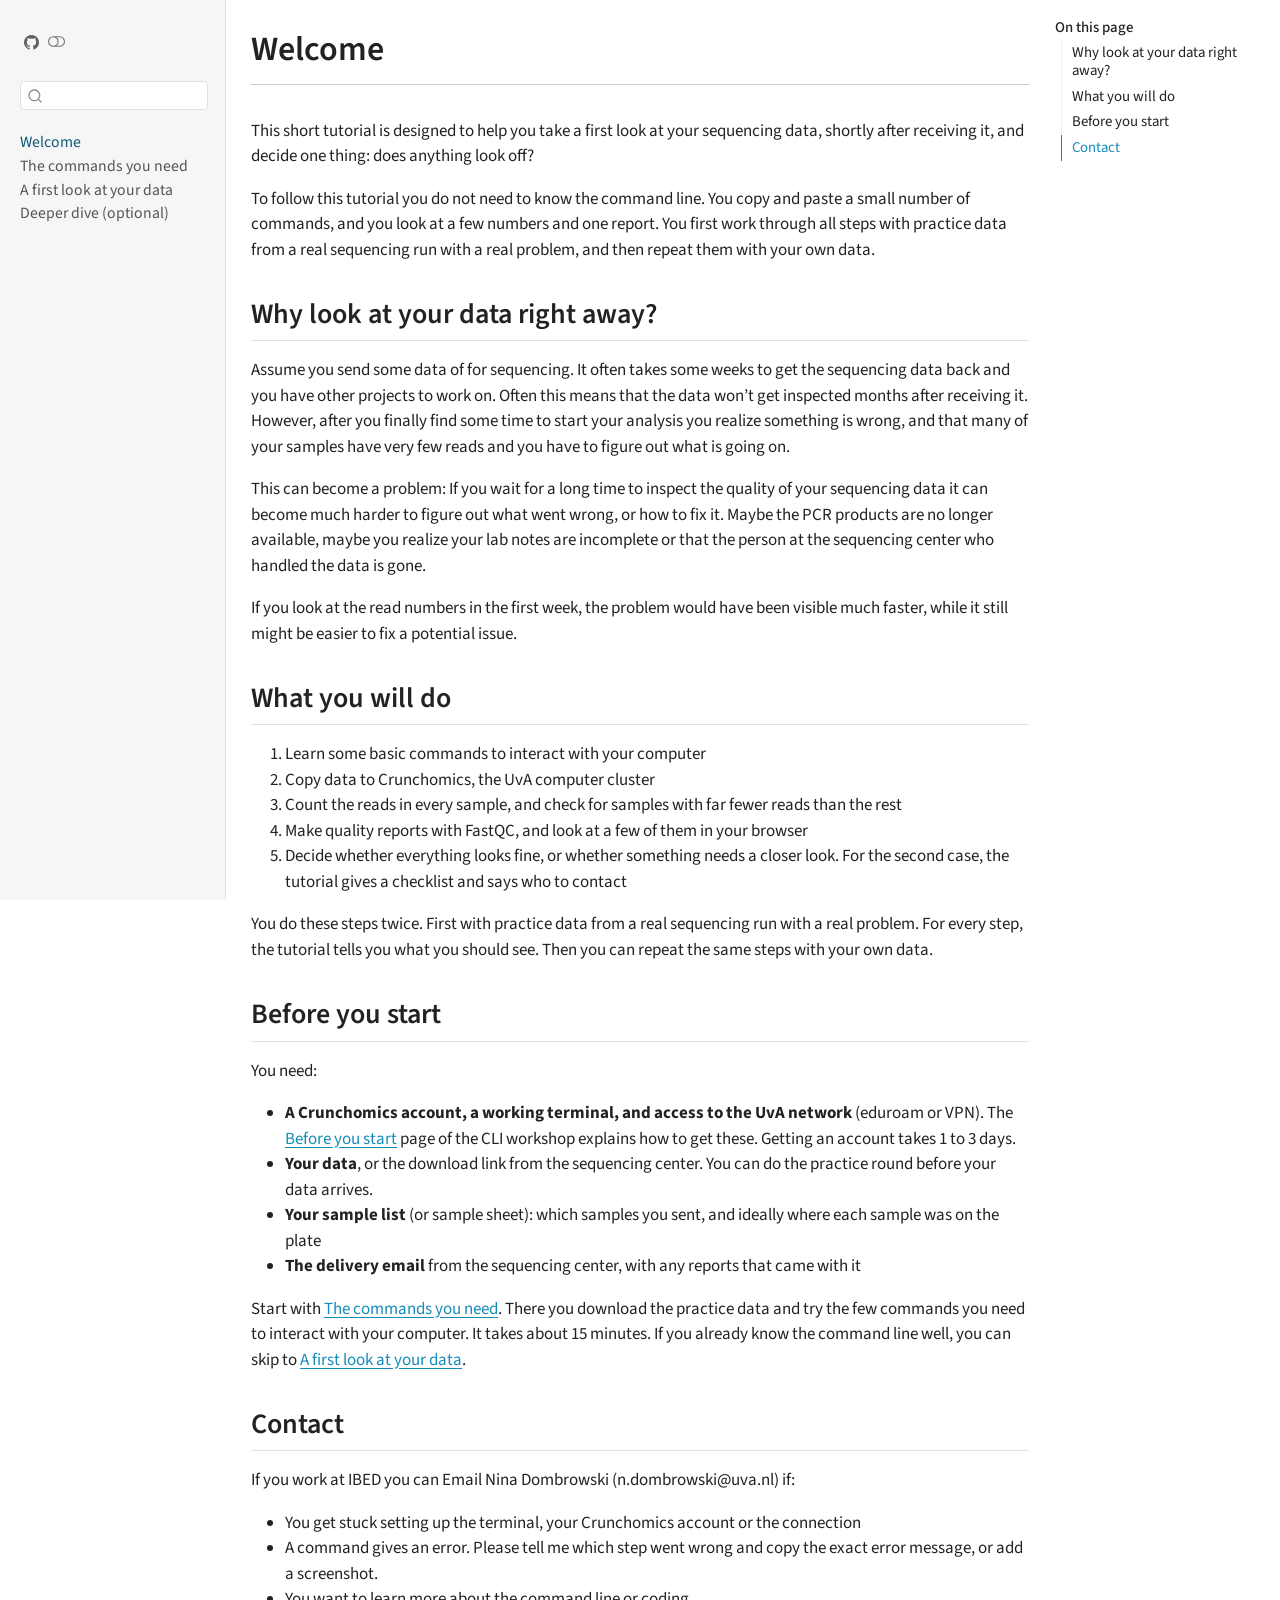
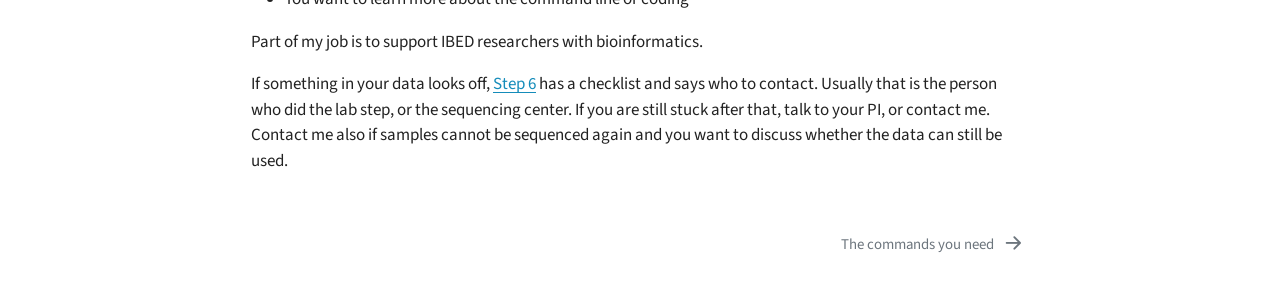
<file: docs/index.html>
<!DOCTYPE html>
<html xmlns="http://www.w3.org/1999/xhtml" lang="en" xml:lang="en"><head>

<meta charset="utf-8">
<meta name="generator" content="quarto-1.8.25">

<meta name="viewport" content="width=device-width, initial-scale=1.0, user-scalable=yes">


<title>Welcome – First look at your sequencing data</title>
<style>
code{white-space: pre-wrap;}
span.smallcaps{font-variant: small-caps;}
div.columns{display: flex; gap: min(4vw, 1.5em);}
div.column{flex: auto; overflow-x: auto;}
div.hanging-indent{margin-left: 1.5em; text-indent: -1.5em;}
ul.task-list{list-style: none;}
ul.task-list li input[type="checkbox"] {
  width: 0.8em;
  margin: 0 0.8em 0.2em -1em; /* quarto-specific, see https://github.com/quarto-dev/quarto-cli/issues/4556 */ 
  vertical-align: middle;
}
</style>


<script src="site_libs/quarto-nav/quarto-nav.js"></script>
<script src="site_libs/quarto-nav/headroom.min.js"></script>
<script src="site_libs/clipboard/clipboard.min.js"></script>
<script src="site_libs/quarto-search/autocomplete.umd.js"></script>
<script src="site_libs/quarto-search/fuse.min.js"></script>
<script src="site_libs/quarto-search/quarto-search.js"></script>
<meta name="quarto:offset" content="./">
<link href="./source/cli_minimum.html" rel="next">
<script src="site_libs/quarto-html/quarto.js" type="module"></script>
<script src="site_libs/quarto-html/tabsets/tabsets.js" type="module"></script>
<script src="site_libs/quarto-html/axe/axe-check.js" type="module"></script>
<script src="site_libs/quarto-html/popper.min.js"></script>
<script src="site_libs/quarto-html/tippy.umd.min.js"></script>
<script src="site_libs/quarto-html/anchor.min.js"></script>
<link href="site_libs/quarto-html/tippy.css" rel="stylesheet">
<link href="site_libs/quarto-html/quarto-syntax-highlighting-7b89279ff1a6dce999919e0e67d4d9ec.css" rel="stylesheet" class="quarto-color-scheme" id="quarto-text-highlighting-styles">
<link href="site_libs/quarto-html/quarto-syntax-highlighting-dark-707d8167ce6003fca903bfe2be84ab7f.css" rel="stylesheet" class="quarto-color-scheme quarto-color-alternate" id="quarto-text-highlighting-styles">
<link href="site_libs/quarto-html/quarto-syntax-highlighting-7b89279ff1a6dce999919e0e67d4d9ec.css" rel="stylesheet" class="quarto-color-scheme-extra" id="quarto-text-highlighting-styles">
<script src="site_libs/bootstrap/bootstrap.min.js"></script>
<link href="site_libs/bootstrap/bootstrap-icons.css" rel="stylesheet">
<link href="site_libs/bootstrap/bootstrap-07ba6b261650929f6c0e3bf61f8c80ad.min.css" rel="stylesheet" append-hash="true" class="quarto-color-scheme" id="quarto-bootstrap" data-mode="light">
<link href="site_libs/bootstrap/bootstrap-dark-5290abd680639bf24a9d861acc7641a1.min.css" rel="stylesheet" append-hash="true" class="quarto-color-scheme quarto-color-alternate" id="quarto-bootstrap" data-mode="dark">
<link href="site_libs/bootstrap/bootstrap-07ba6b261650929f6c0e3bf61f8c80ad.min.css" rel="stylesheet" append-hash="true" class="quarto-color-scheme-extra" id="quarto-bootstrap" data-mode="light">
<script id="quarto-search-options" type="application/json">{
  "location": "sidebar",
  "copy-button": false,
  "collapse-after": 3,
  "panel-placement": "start",
  "type": "textbox",
  "limit": 50,
  "keyboard-shortcut": [
    "f",
    "/",
    "s"
  ],
  "show-item-context": false,
  "language": {
    "search-no-results-text": "No results",
    "search-matching-documents-text": "matching documents",
    "search-copy-link-title": "Copy link to search",
    "search-hide-matches-text": "Hide additional matches",
    "search-more-match-text": "more match in this document",
    "search-more-matches-text": "more matches in this document",
    "search-clear-button-title": "Clear",
    "search-text-placeholder": "",
    "search-detached-cancel-button-title": "Cancel",
    "search-submit-button-title": "Submit",
    "search-label": "Search"
  }
}</script>


</head>

<body class="nav-sidebar docked quarto-light"><script id="quarto-html-before-body" type="application/javascript">
    const toggleBodyColorMode = (bsSheetEl) => {
      const mode = bsSheetEl.getAttribute("data-mode");
      const bodyEl = window.document.querySelector("body");
      if (mode === "dark") {
        bodyEl.classList.add("quarto-dark");
        bodyEl.classList.remove("quarto-light");
      } else {
        bodyEl.classList.add("quarto-light");
        bodyEl.classList.remove("quarto-dark");
      }
    }
    const toggleBodyColorPrimary = () => {
      const bsSheetEl = window.document.querySelector("link#quarto-bootstrap:not([rel=disabled-stylesheet])");
      if (bsSheetEl) {
        toggleBodyColorMode(bsSheetEl);
      }
    }
    const setColorSchemeToggle = (alternate) => {
      const toggles = window.document.querySelectorAll('.quarto-color-scheme-toggle');
      for (let i=0; i < toggles.length; i++) {
        const toggle = toggles[i];
        if (toggle) {
          if (alternate) {
            toggle.classList.add("alternate");
          } else {
            toggle.classList.remove("alternate");
          }
        }
      }
    };
    const toggleColorMode = (alternate) => {
      // Switch the stylesheets
      const primaryStylesheets = window.document.querySelectorAll('link.quarto-color-scheme:not(.quarto-color-alternate)');
      const alternateStylesheets = window.document.querySelectorAll('link.quarto-color-scheme.quarto-color-alternate');
      manageTransitions('#quarto-margin-sidebar .nav-link', false);
      if (alternate) {
        // note: dark is layered on light, we don't disable primary!
        enableStylesheet(alternateStylesheets);
        for (const sheetNode of alternateStylesheets) {
          if (sheetNode.id === "quarto-bootstrap") {
            toggleBodyColorMode(sheetNode);
          }
        }
      } else {
        disableStylesheet(alternateStylesheets);
        enableStylesheet(primaryStylesheets)
        toggleBodyColorPrimary();
      }
      manageTransitions('#quarto-margin-sidebar .nav-link', true);
      // Switch the toggles
      setColorSchemeToggle(alternate)
      // Hack to workaround the fact that safari doesn't
      // properly recolor the scrollbar when toggling (#1455)
      if (navigator.userAgent.indexOf('Safari') > 0 && navigator.userAgent.indexOf('Chrome') == -1) {
        manageTransitions("body", false);
        window.scrollTo(0, 1);
        setTimeout(() => {
          window.scrollTo(0, 0);
          manageTransitions("body", true);
        }, 40);
      }
    }
    const disableStylesheet = (stylesheets) => {
      for (let i=0; i < stylesheets.length; i++) {
        const stylesheet = stylesheets[i];
        stylesheet.rel = 'disabled-stylesheet';
      }
    }
    const enableStylesheet = (stylesheets) => {
      for (let i=0; i < stylesheets.length; i++) {
        const stylesheet = stylesheets[i];
        if(stylesheet.rel !== 'stylesheet') { // for Chrome, which will still FOUC without this check
          stylesheet.rel = 'stylesheet';
        }
      }
    }
    const manageTransitions = (selector, allowTransitions) => {
      const els = window.document.querySelectorAll(selector);
      for (let i=0; i < els.length; i++) {
        const el = els[i];
        if (allowTransitions) {
          el.classList.remove('notransition');
        } else {
          el.classList.add('notransition');
        }
      }
    }
    const isFileUrl = () => {
      return window.location.protocol === 'file:';
    }
    const hasAlternateSentinel = () => {
      let styleSentinel = getColorSchemeSentinel();
      if (styleSentinel !== null) {
        return styleSentinel === "alternate";
      } else {
        return false;
      }
    }
    const setStyleSentinel = (alternate) => {
      const value = alternate ? "alternate" : "default";
      if (!isFileUrl()) {
        window.localStorage.setItem("quarto-color-scheme", value);
      } else {
        localAlternateSentinel = value;
      }
    }
    const getColorSchemeSentinel = () => {
      if (!isFileUrl()) {
        const storageValue = window.localStorage.getItem("quarto-color-scheme");
        return storageValue != null ? storageValue : localAlternateSentinel;
      } else {
        return localAlternateSentinel;
      }
    }
    const toggleGiscusIfUsed = (isAlternate, darkModeDefault) => {
      const baseTheme = document.querySelector('#giscus-base-theme')?.value ?? 'light';
      const alternateTheme = document.querySelector('#giscus-alt-theme')?.value ?? 'dark';
      let newTheme = '';
      if(authorPrefersDark) {
        newTheme = isAlternate ? baseTheme : alternateTheme;
      } else {
        newTheme = isAlternate ? alternateTheme : baseTheme;
      }
      const changeGiscusTheme = () => {
        // From: https://github.com/giscus/giscus/issues/336
        const sendMessage = (message) => {
          const iframe = document.querySelector('iframe.giscus-frame');
          if (!iframe) return;
          iframe.contentWindow.postMessage({ giscus: message }, 'https://giscus.app');
        }
        sendMessage({
          setConfig: {
            theme: newTheme
          }
        });
      }
      const isGiscussLoaded = window.document.querySelector('iframe.giscus-frame') !== null;
      if (isGiscussLoaded) {
        changeGiscusTheme();
      }
    };
    const authorPrefersDark = false;
    const darkModeDefault = authorPrefersDark;
      document.querySelector('link#quarto-text-highlighting-styles.quarto-color-scheme-extra').rel = 'disabled-stylesheet';
      document.querySelector('link#quarto-bootstrap.quarto-color-scheme-extra').rel = 'disabled-stylesheet';
    let localAlternateSentinel = darkModeDefault ? 'alternate' : 'default';
    // Dark / light mode switch
    window.quartoToggleColorScheme = () => {
      // Read the current dark / light value
      let toAlternate = !hasAlternateSentinel();
      toggleColorMode(toAlternate);
      setStyleSentinel(toAlternate);
      toggleGiscusIfUsed(toAlternate, darkModeDefault);
      window.dispatchEvent(new Event('resize'));
    };
    // Switch to dark mode if need be
    if (hasAlternateSentinel()) {
      toggleColorMode(true);
    } else {
      toggleColorMode(false);
    }
  </script>

<div id="quarto-search-results"></div>
  <header id="quarto-header" class="headroom fixed-top">
  <nav class="quarto-secondary-nav">
    <div class="container-fluid d-flex">
      <button type="button" class="quarto-btn-toggle btn" data-bs-toggle="collapse" role="button" data-bs-target=".quarto-sidebar-collapse-item" aria-controls="quarto-sidebar" aria-expanded="false" aria-label="Toggle sidebar navigation" onclick="if (window.quartoToggleHeadroom) { window.quartoToggleHeadroom(); }">
        <i class="bi bi-layout-text-sidebar-reverse"></i>
      </button>
        <nav class="quarto-page-breadcrumbs" aria-label="breadcrumb"><ol class="breadcrumb"><li class="breadcrumb-item"><a href="./index.html">Welcome</a></li></ol></nav>
        <a class="flex-grow-1" role="navigation" data-bs-toggle="collapse" data-bs-target=".quarto-sidebar-collapse-item" aria-controls="quarto-sidebar" aria-expanded="false" aria-label="Toggle sidebar navigation" onclick="if (window.quartoToggleHeadroom) { window.quartoToggleHeadroom(); }">      
        </a>
      <button type="button" class="btn quarto-search-button" aria-label="Search" onclick="window.quartoOpenSearch();">
        <i class="bi bi-search"></i>
      </button>
    </div>
  </nav>
</header>
<!-- content -->
<div id="quarto-content" class="quarto-container page-columns page-rows-contents page-layout-article">
<!-- sidebar -->
  <nav id="quarto-sidebar" class="sidebar collapse collapse-horizontal quarto-sidebar-collapse-item sidebar-navigation docked overflow-auto">
    <div class="pt-lg-2 mt-2 text-left sidebar-header">
      <a href="./index.html" class="sidebar-logo-link">
      </a>
      <div class="sidebar-tools-main">
    <a href="https://github.com/ndombrowski/sequencing_qc" title="" class="quarto-navigation-tool px-1" aria-label=""><i class="bi bi-github"></i></a>
  <a href="" class="quarto-color-scheme-toggle quarto-navigation-tool  px-1" onclick="window.quartoToggleColorScheme(); return false;" title="Toggle dark mode"><i class="bi"></i></a>
</div>
      </div>
        <div class="mt-2 flex-shrink-0 align-items-center">
        <div class="sidebar-search">
        <div id="quarto-search" class="" title="Search"></div>
        </div>
        </div>
    <div class="sidebar-menu-container"> 
    <ul class="list-unstyled mt-1">
        <li class="sidebar-item">
  <div class="sidebar-item-container"> 
  <a href="./index.html" class="sidebar-item-text sidebar-link active">
 <span class="menu-text">Welcome</span></a>
  </div>
</li>
        <li class="sidebar-item">
  <div class="sidebar-item-container"> 
  <a href="./source/cli_minimum.html" class="sidebar-item-text sidebar-link">
 <span class="menu-text">The commands you need</span></a>
  </div>
</li>
        <li class="sidebar-item">
  <div class="sidebar-item-container"> 
  <a href="./source/first_look.html" class="sidebar-item-text sidebar-link">
 <span class="menu-text">A first look at your data</span></a>
  </div>
</li>
        <li class="sidebar-item">
  <div class="sidebar-item-container"> 
  <a href="./source/deeper_dive.html" class="sidebar-item-text sidebar-link">
 <span class="menu-text">Deeper dive (optional)</span></a>
  </div>
</li>
    </ul>
    </div>
</nav>
<div id="quarto-sidebar-glass" class="quarto-sidebar-collapse-item" data-bs-toggle="collapse" data-bs-target=".quarto-sidebar-collapse-item"></div>
<!-- margin-sidebar -->
    <div id="quarto-margin-sidebar" class="sidebar margin-sidebar">
        <nav id="TOC" role="doc-toc" class="toc-active">
    <h2 id="toc-title">On this page</h2>
   
  <ul>
  <li><a href="#why-look-at-your-data-right-away" id="toc-why-look-at-your-data-right-away" class="nav-link active" data-scroll-target="#why-look-at-your-data-right-away">Why look at your data right away?</a></li>
  <li><a href="#what-you-will-do" id="toc-what-you-will-do" class="nav-link" data-scroll-target="#what-you-will-do">What you will do</a></li>
  <li><a href="#before-you-start" id="toc-before-you-start" class="nav-link" data-scroll-target="#before-you-start">Before you start</a></li>
  <li><a href="#contact" id="toc-contact" class="nav-link" data-scroll-target="#contact">Contact</a></li>
  </ul>
</nav>
    </div>
<!-- main -->
<main class="content" id="quarto-document-content">


<header id="title-block-header" class="quarto-title-block default">
<div class="quarto-title">
<h1 class="title">Welcome</h1>
</div>



<div class="quarto-title-meta">

    
  
    
  </div>
  


</header>


<p>This short tutorial is designed to help you take a first look at your sequencing data, shortly after receiving it, and decide one thing: does anything look off?</p>
<p>To follow this tutorial you do not need to know the command line. You copy and paste a small number of commands, and you look at a few numbers and one report. You first work through all steps with practice data from a real sequencing run with a real problem, and then repeat them with your own data.</p>
<section id="why-look-at-your-data-right-away" class="level2">
<h2 class="anchored" data-anchor-id="why-look-at-your-data-right-away">Why look at your data right away?</h2>
<p>Assume you send some data of for sequencing. It often takes some weeks to get the sequencing data back and you have other projects to work on. Often this means that the data won’t get inspected months after receiving it. However, after you finally find some time to start your analysis you realize something is wrong, and that many of your samples have very few reads and you have to figure out what is going on.</p>
<p>This can become a problem: If you wait for a long time to inspect the quality of your sequencing data it can become much harder to figure out what went wrong, or how to fix it. Maybe the PCR products are no longer available, maybe you realize your lab notes are incomplete or that the person at the sequencing center who handled the data is gone.</p>
<p>If you look at the read numbers in the first week, the problem would have been visible much faster, while it still might be easier to fix a potential issue.</p>
</section>
<section id="what-you-will-do" class="level2">
<h2 class="anchored" data-anchor-id="what-you-will-do">What you will do</h2>
<ol type="1">
<li>Learn some basic commands to interact with your computer</li>
<li>Copy data to Crunchomics, the UvA computer cluster</li>
<li>Count the reads in every sample, and check for samples with far fewer reads than the rest</li>
<li>Make quality reports with FastQC, and look at a few of them in your browser</li>
<li>Decide whether everything looks fine, or whether something needs a closer look. For the second case, the tutorial gives a checklist and says who to contact</li>
</ol>
<p>You do these steps twice. First with practice data from a real sequencing run with a real problem. For every step, the tutorial tells you what you should see. Then you can repeat the same steps with your own data.</p>
</section>
<section id="before-you-start" class="level2">
<h2 class="anchored" data-anchor-id="before-you-start">Before you start</h2>
<p>You need:</p>
<ul>
<li><strong>A Crunchomics account, a working terminal, and access to the UvA network</strong> (eduroam or VPN). The <a href="https://ndombrowski.github.io/cli_workshop/source/installation.html">Before you start</a> page of the CLI workshop explains how to get these. Getting an account takes 1 to 3 days.</li>
<li><strong>Your data</strong>, or the download link from the sequencing center. You can do the practice round before your data arrives.</li>
<li><strong>Your sample list</strong> (or sample sheet): which samples you sent, and ideally where each sample was on the plate</li>
<li><strong>The delivery email</strong> from the sequencing center, with any reports that came with it</li>
</ul>
<p>Start with <a href="./source/cli_minimum.html">The commands you need</a>. There you download the practice data and try the few commands you need to interact with your computer. It takes about 15 minutes. If you already know the command line well, you can skip to <a href="./source/first_look.html">A first look at your data</a>.</p>
</section>
<section id="contact" class="level2">
<h2 class="anchored" data-anchor-id="contact">Contact</h2>
<p>If you work at IBED you can Email Nina Dombrowski (n.dombrowski@uva.nl) if:</p>
<ul>
<li>You get stuck setting up the terminal, your Crunchomics account or the connection</li>
<li>A command gives an error. Please tell me which step went wrong and copy the exact error message, or add a screenshot.</li>
<li>You want to learn more about the command line or coding</li>
</ul>
<p>Part of my job is to support IBED researchers with bioinformatics.</p>
<p>If something in your data looks off, <a href="./source/first_look.html#step-6-decide">Step 6</a> has a checklist and says who to contact. Usually that is the person who did the lab step, or the sequencing center. If you are still stuck after that, talk to your PI, or contact me. Contact me also if samples cannot be sequenced again and you want to discuss whether the data can still be used.</p>


</section>

</main> <!-- /main -->
<script id="quarto-html-after-body" type="application/javascript">
  window.document.addEventListener("DOMContentLoaded", function (event) {
    // Ensure there is a toggle, if there isn't float one in the top right
    if (window.document.querySelector('.quarto-color-scheme-toggle') === null) {
      const a = window.document.createElement('a');
      a.classList.add('top-right');
      a.classList.add('quarto-color-scheme-toggle');
      a.href = "";
      a.onclick = function() { try { window.quartoToggleColorScheme(); } catch {} return false; };
      const i = window.document.createElement("i");
      i.classList.add('bi');
      a.appendChild(i);
      window.document.body.appendChild(a);
    }
    setColorSchemeToggle(hasAlternateSentinel())
    const icon = "";
    const anchorJS = new window.AnchorJS();
    anchorJS.options = {
      placement: 'right',
      icon: icon
    };
    anchorJS.add('.anchored');
    const isCodeAnnotation = (el) => {
      for (const clz of el.classList) {
        if (clz.startsWith('code-annotation-')) {                     
          return true;
        }
      }
      return false;
    }
    const onCopySuccess = function(e) {
      // button target
      const button = e.trigger;
      // don't keep focus
      button.blur();
      // flash "checked"
      button.classList.add('code-copy-button-checked');
      var currentTitle = button.getAttribute("title");
      button.setAttribute("title", "Copied!");
      let tooltip;
      if (window.bootstrap) {
        button.setAttribute("data-bs-toggle", "tooltip");
        button.setAttribute("data-bs-placement", "left");
        button.setAttribute("data-bs-title", "Copied!");
        tooltip = new bootstrap.Tooltip(button, 
          { trigger: "manual", 
            customClass: "code-copy-button-tooltip",
            offset: [0, -8]});
        tooltip.show();    
      }
      setTimeout(function() {
        if (tooltip) {
          tooltip.hide();
          button.removeAttribute("data-bs-title");
          button.removeAttribute("data-bs-toggle");
          button.removeAttribute("data-bs-placement");
        }
        button.setAttribute("title", currentTitle);
        button.classList.remove('code-copy-button-checked');
      }, 1000);
      // clear code selection
      e.clearSelection();
    }
    const getTextToCopy = function(trigger) {
      const outerScaffold = trigger.parentElement.cloneNode(true);
      const codeEl = outerScaffold.querySelector('code');
      for (const childEl of codeEl.children) {
        if (isCodeAnnotation(childEl)) {
          childEl.remove();
        }
      }
      return codeEl.innerText;
    }
    const clipboard = new window.ClipboardJS('.code-copy-button:not([data-in-quarto-modal])', {
      text: getTextToCopy
    });
    clipboard.on('success', onCopySuccess);
    if (window.document.getElementById('quarto-embedded-source-code-modal')) {
      const clipboardModal = new window.ClipboardJS('.code-copy-button[data-in-quarto-modal]', {
        text: getTextToCopy,
        container: window.document.getElementById('quarto-embedded-source-code-modal')
      });
      clipboardModal.on('success', onCopySuccess);
    }
      var localhostRegex = new RegExp(/^(?:http|https):\/\/localhost\:?[0-9]*\//);
      var mailtoRegex = new RegExp(/^mailto:/);
        var filterRegex = new RegExp('/' + window.location.host + '/');
      var isInternal = (href) => {
          return filterRegex.test(href) || localhostRegex.test(href) || mailtoRegex.test(href);
      }
      // Inspect non-navigation links and adorn them if external
     var links = window.document.querySelectorAll('a[href]:not(.nav-link):not(.navbar-brand):not(.toc-action):not(.sidebar-link):not(.sidebar-item-toggle):not(.pagination-link):not(.no-external):not([aria-hidden]):not(.dropdown-item):not(.quarto-navigation-tool):not(.about-link)');
      for (var i=0; i<links.length; i++) {
        const link = links[i];
        if (!isInternal(link.href)) {
          // undo the damage that might have been done by quarto-nav.js in the case of
          // links that we want to consider external
          if (link.dataset.originalHref !== undefined) {
            link.href = link.dataset.originalHref;
          }
        }
      }
    function tippyHover(el, contentFn, onTriggerFn, onUntriggerFn) {
      const config = {
        allowHTML: true,
        maxWidth: 500,
        delay: 100,
        arrow: false,
        appendTo: function(el) {
            return el.parentElement;
        },
        interactive: true,
        interactiveBorder: 10,
        theme: 'quarto',
        placement: 'bottom-start',
      };
      if (contentFn) {
        config.content = contentFn;
      }
      if (onTriggerFn) {
        config.onTrigger = onTriggerFn;
      }
      if (onUntriggerFn) {
        config.onUntrigger = onUntriggerFn;
      }
      window.tippy(el, config); 
    }
    const noterefs = window.document.querySelectorAll('a[role="doc-noteref"]');
    for (var i=0; i<noterefs.length; i++) {
      const ref = noterefs[i];
      tippyHover(ref, function() {
        // use id or data attribute instead here
        let href = ref.getAttribute('data-footnote-href') || ref.getAttribute('href');
        try { href = new URL(href).hash; } catch {}
        const id = href.replace(/^#\/?/, "");
        const note = window.document.getElementById(id);
        if (note) {
          return note.innerHTML;
        } else {
          return "";
        }
      });
    }
    const xrefs = window.document.querySelectorAll('a.quarto-xref');
    const processXRef = (id, note) => {
      // Strip column container classes
      const stripColumnClz = (el) => {
        el.classList.remove("page-full", "page-columns");
        if (el.children) {
          for (const child of el.children) {
            stripColumnClz(child);
          }
        }
      }
      stripColumnClz(note)
      if (id === null || id.startsWith('sec-')) {
        // Special case sections, only their first couple elements
        const container = document.createElement("div");
        if (note.children && note.children.length > 2) {
          container.appendChild(note.children[0].cloneNode(true));
          for (let i = 1; i < note.children.length; i++) {
            const child = note.children[i];
            if (child.tagName === "P" && child.innerText === "") {
              continue;
            } else {
              container.appendChild(child.cloneNode(true));
              break;
            }
          }
          if (window.Quarto?.typesetMath) {
            window.Quarto.typesetMath(container);
          }
          return container.innerHTML
        } else {
          if (window.Quarto?.typesetMath) {
            window.Quarto.typesetMath(note);
          }
          return note.innerHTML;
        }
      } else {
        // Remove any anchor links if they are present
        const anchorLink = note.querySelector('a.anchorjs-link');
        if (anchorLink) {
          anchorLink.remove();
        }
        if (window.Quarto?.typesetMath) {
          window.Quarto.typesetMath(note);
        }
        if (note.classList.contains("callout")) {
          return note.outerHTML;
        } else {
          return note.innerHTML;
        }
      }
    }
    for (var i=0; i<xrefs.length; i++) {
      const xref = xrefs[i];
      tippyHover(xref, undefined, function(instance) {
        instance.disable();
        let url = xref.getAttribute('href');
        let hash = undefined; 
        if (url.startsWith('#')) {
          hash = url;
        } else {
          try { hash = new URL(url).hash; } catch {}
        }
        if (hash) {
          const id = hash.replace(/^#\/?/, "");
          const note = window.document.getElementById(id);
          if (note !== null) {
            try {
              const html = processXRef(id, note.cloneNode(true));
              instance.setContent(html);
            } finally {
              instance.enable();
              instance.show();
            }
          } else {
            // See if we can fetch this
            fetch(url.split('#')[0])
            .then(res => res.text())
            .then(html => {
              const parser = new DOMParser();
              const htmlDoc = parser.parseFromString(html, "text/html");
              const note = htmlDoc.getElementById(id);
              if (note !== null) {
                const html = processXRef(id, note);
                instance.setContent(html);
              } 
            }).finally(() => {
              instance.enable();
              instance.show();
            });
          }
        } else {
          // See if we can fetch a full url (with no hash to target)
          // This is a special case and we should probably do some content thinning / targeting
          fetch(url)
          .then(res => res.text())
          .then(html => {
            const parser = new DOMParser();
            const htmlDoc = parser.parseFromString(html, "text/html");
            const note = htmlDoc.querySelector('main.content');
            if (note !== null) {
              // This should only happen for chapter cross references
              // (since there is no id in the URL)
              // remove the first header
              if (note.children.length > 0 && note.children[0].tagName === "HEADER") {
                note.children[0].remove();
              }
              const html = processXRef(null, note);
              instance.setContent(html);
            } 
          }).finally(() => {
            instance.enable();
            instance.show();
          });
        }
      }, function(instance) {
      });
    }
        let selectedAnnoteEl;
        const selectorForAnnotation = ( cell, annotation) => {
          let cellAttr = 'data-code-cell="' + cell + '"';
          let lineAttr = 'data-code-annotation="' +  annotation + '"';
          const selector = 'span[' + cellAttr + '][' + lineAttr + ']';
          return selector;
        }
        const selectCodeLines = (annoteEl) => {
          const doc = window.document;
          const targetCell = annoteEl.getAttribute("data-target-cell");
          const targetAnnotation = annoteEl.getAttribute("data-target-annotation");
          const annoteSpan = window.document.querySelector(selectorForAnnotation(targetCell, targetAnnotation));
          const lines = annoteSpan.getAttribute("data-code-lines").split(",");
          const lineIds = lines.map((line) => {
            return targetCell + "-" + line;
          })
          let top = null;
          let height = null;
          let parent = null;
          if (lineIds.length > 0) {
              //compute the position of the single el (top and bottom and make a div)
              const el = window.document.getElementById(lineIds[0]);
              top = el.offsetTop;
              height = el.offsetHeight;
              parent = el.parentElement.parentElement;
            if (lineIds.length > 1) {
              const lastEl = window.document.getElementById(lineIds[lineIds.length - 1]);
              const bottom = lastEl.offsetTop + lastEl.offsetHeight;
              height = bottom - top;
            }
            if (top !== null && height !== null && parent !== null) {
              // cook up a div (if necessary) and position it 
              let div = window.document.getElementById("code-annotation-line-highlight");
              if (div === null) {
                div = window.document.createElement("div");
                div.setAttribute("id", "code-annotation-line-highlight");
                div.style.position = 'absolute';
                parent.appendChild(div);
              }
              div.style.top = top - 2 + "px";
              div.style.height = height + 4 + "px";
              div.style.left = 0;
              let gutterDiv = window.document.getElementById("code-annotation-line-highlight-gutter");
              if (gutterDiv === null) {
                gutterDiv = window.document.createElement("div");
                gutterDiv.setAttribute("id", "code-annotation-line-highlight-gutter");
                gutterDiv.style.position = 'absolute';
                const codeCell = window.document.getElementById(targetCell);
                const gutter = codeCell.querySelector('.code-annotation-gutter');
                gutter.appendChild(gutterDiv);
              }
              gutterDiv.style.top = top - 2 + "px";
              gutterDiv.style.height = height + 4 + "px";
            }
            selectedAnnoteEl = annoteEl;
          }
        };
        const unselectCodeLines = () => {
          const elementsIds = ["code-annotation-line-highlight", "code-annotation-line-highlight-gutter"];
          elementsIds.forEach((elId) => {
            const div = window.document.getElementById(elId);
            if (div) {
              div.remove();
            }
          });
          selectedAnnoteEl = undefined;
        };
          // Handle positioning of the toggle
      window.addEventListener(
        "resize",
        throttle(() => {
          elRect = undefined;
          if (selectedAnnoteEl) {
            selectCodeLines(selectedAnnoteEl);
          }
        }, 10)
      );
      function throttle(fn, ms) {
      let throttle = false;
      let timer;
        return (...args) => {
          if(!throttle) { // first call gets through
              fn.apply(this, args);
              throttle = true;
          } else { // all the others get throttled
              if(timer) clearTimeout(timer); // cancel #2
              timer = setTimeout(() => {
                fn.apply(this, args);
                timer = throttle = false;
              }, ms);
          }
        };
      }
        // Attach click handler to the DT
        const annoteDls = window.document.querySelectorAll('dt[data-target-cell]');
        for (const annoteDlNode of annoteDls) {
          annoteDlNode.addEventListener('click', (event) => {
            const clickedEl = event.target;
            if (clickedEl !== selectedAnnoteEl) {
              unselectCodeLines();
              const activeEl = window.document.querySelector('dt[data-target-cell].code-annotation-active');
              if (activeEl) {
                activeEl.classList.remove('code-annotation-active');
              }
              selectCodeLines(clickedEl);
              clickedEl.classList.add('code-annotation-active');
            } else {
              // Unselect the line
              unselectCodeLines();
              clickedEl.classList.remove('code-annotation-active');
            }
          });
        }
    const findCites = (el) => {
      const parentEl = el.parentElement;
      if (parentEl) {
        const cites = parentEl.dataset.cites;
        if (cites) {
          return {
            el,
            cites: cites.split(' ')
          };
        } else {
          return findCites(el.parentElement)
        }
      } else {
        return undefined;
      }
    };
    var bibliorefs = window.document.querySelectorAll('a[role="doc-biblioref"]');
    for (var i=0; i<bibliorefs.length; i++) {
      const ref = bibliorefs[i];
      const citeInfo = findCites(ref);
      if (citeInfo) {
        tippyHover(citeInfo.el, function() {
          var popup = window.document.createElement('div');
          citeInfo.cites.forEach(function(cite) {
            var citeDiv = window.document.createElement('div');
            citeDiv.classList.add('hanging-indent');
            citeDiv.classList.add('csl-entry');
            var biblioDiv = window.document.getElementById('ref-' + cite);
            if (biblioDiv) {
              citeDiv.innerHTML = biblioDiv.innerHTML;
            }
            popup.appendChild(citeDiv);
          });
          return popup.innerHTML;
        });
      }
    }
  });
  </script>
<nav class="page-navigation">
  <div class="nav-page nav-page-previous">
  </div>
  <div class="nav-page nav-page-next">
      <a href="./source/cli_minimum.html" class="pagination-link" aria-label="The commands you need">
        <span class="nav-page-text">The commands you need</span> <i class="bi bi-arrow-right-short"></i>
      </a>
  </div>
</nav>
</div> <!-- /content -->




</body></html>
</file>
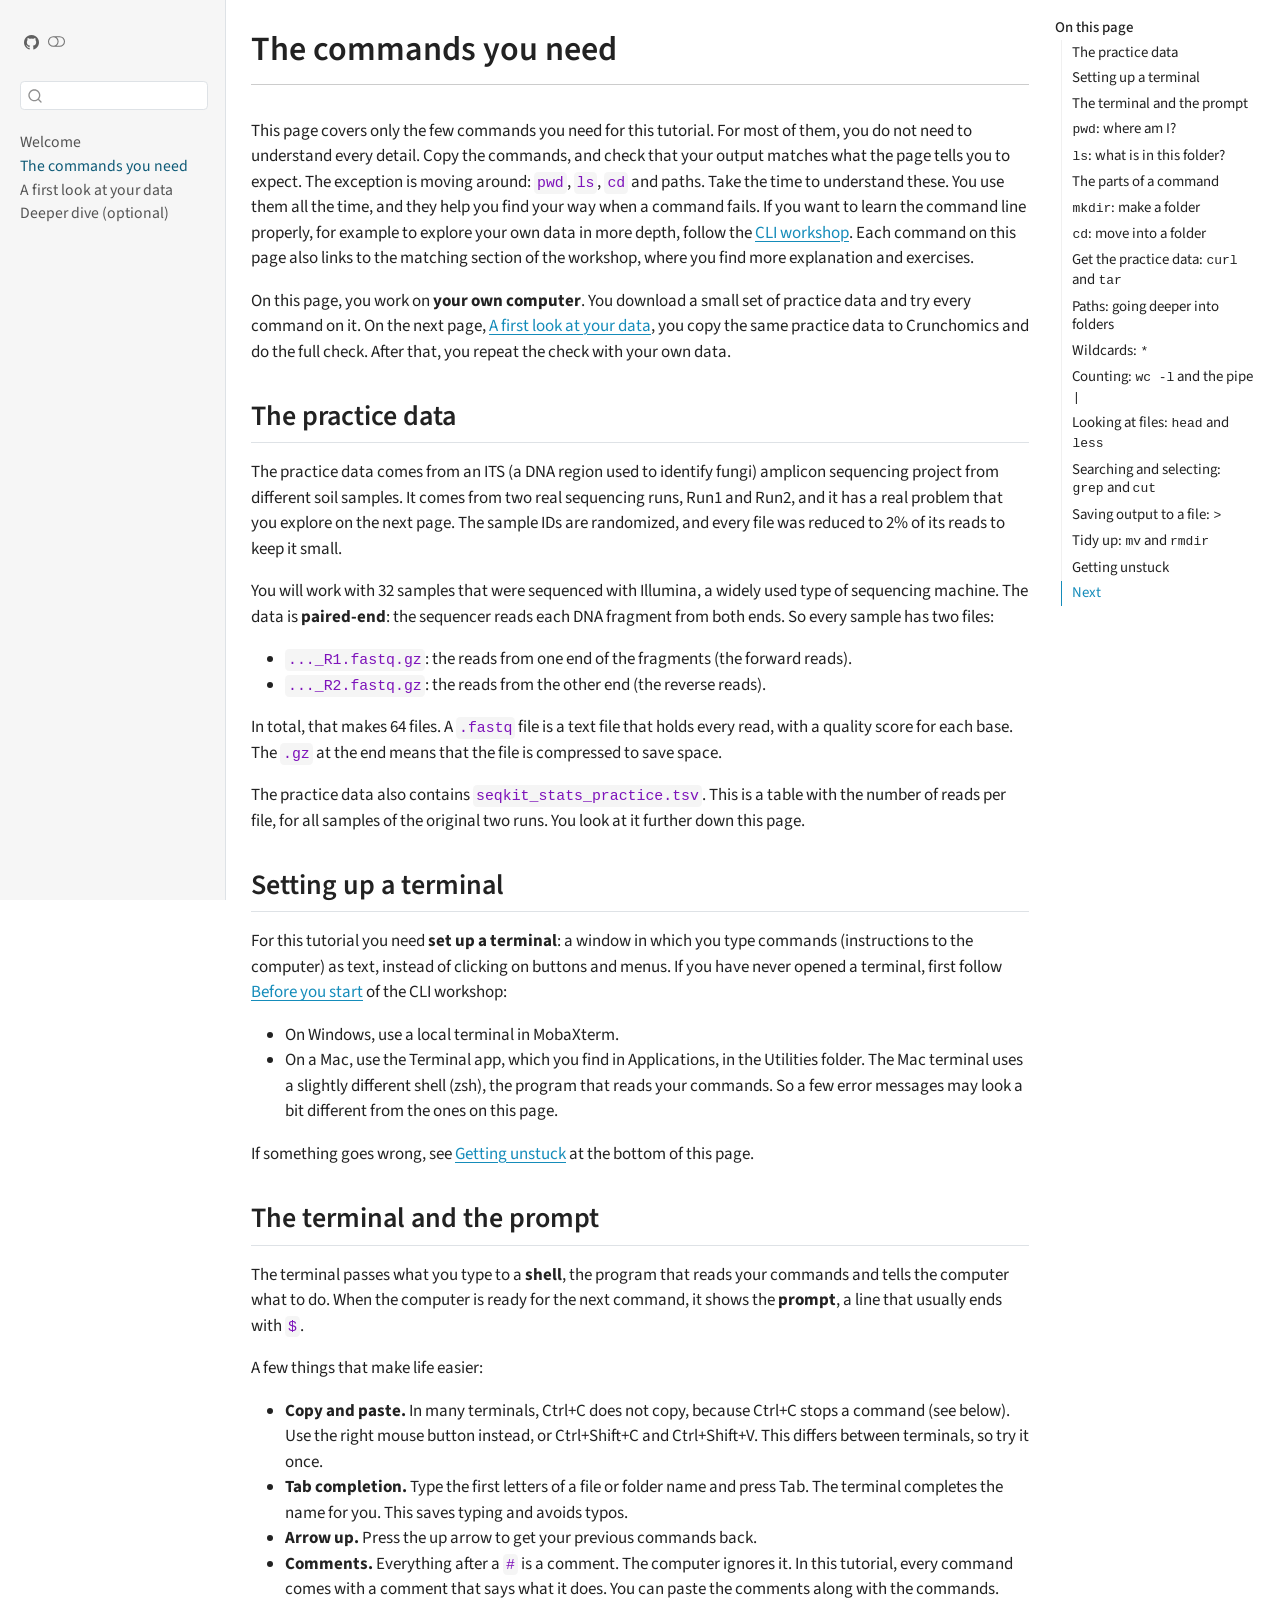
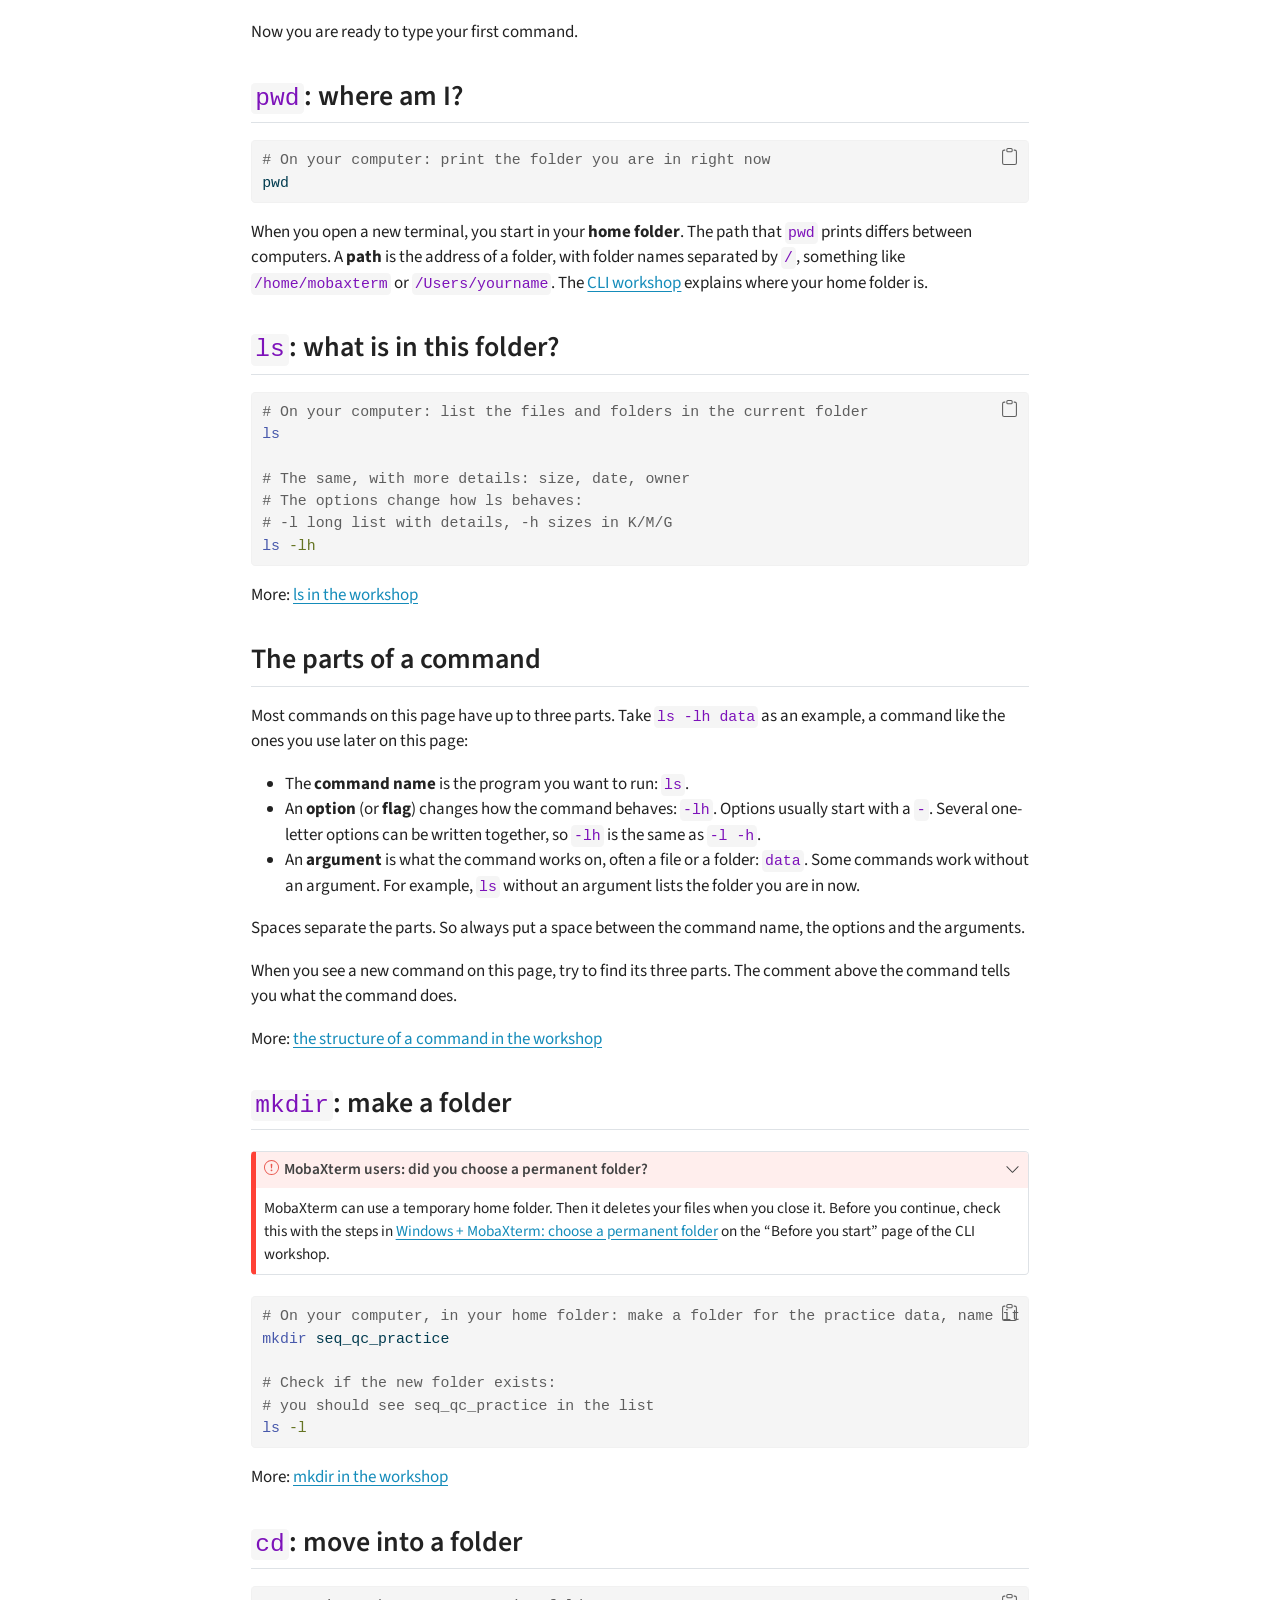
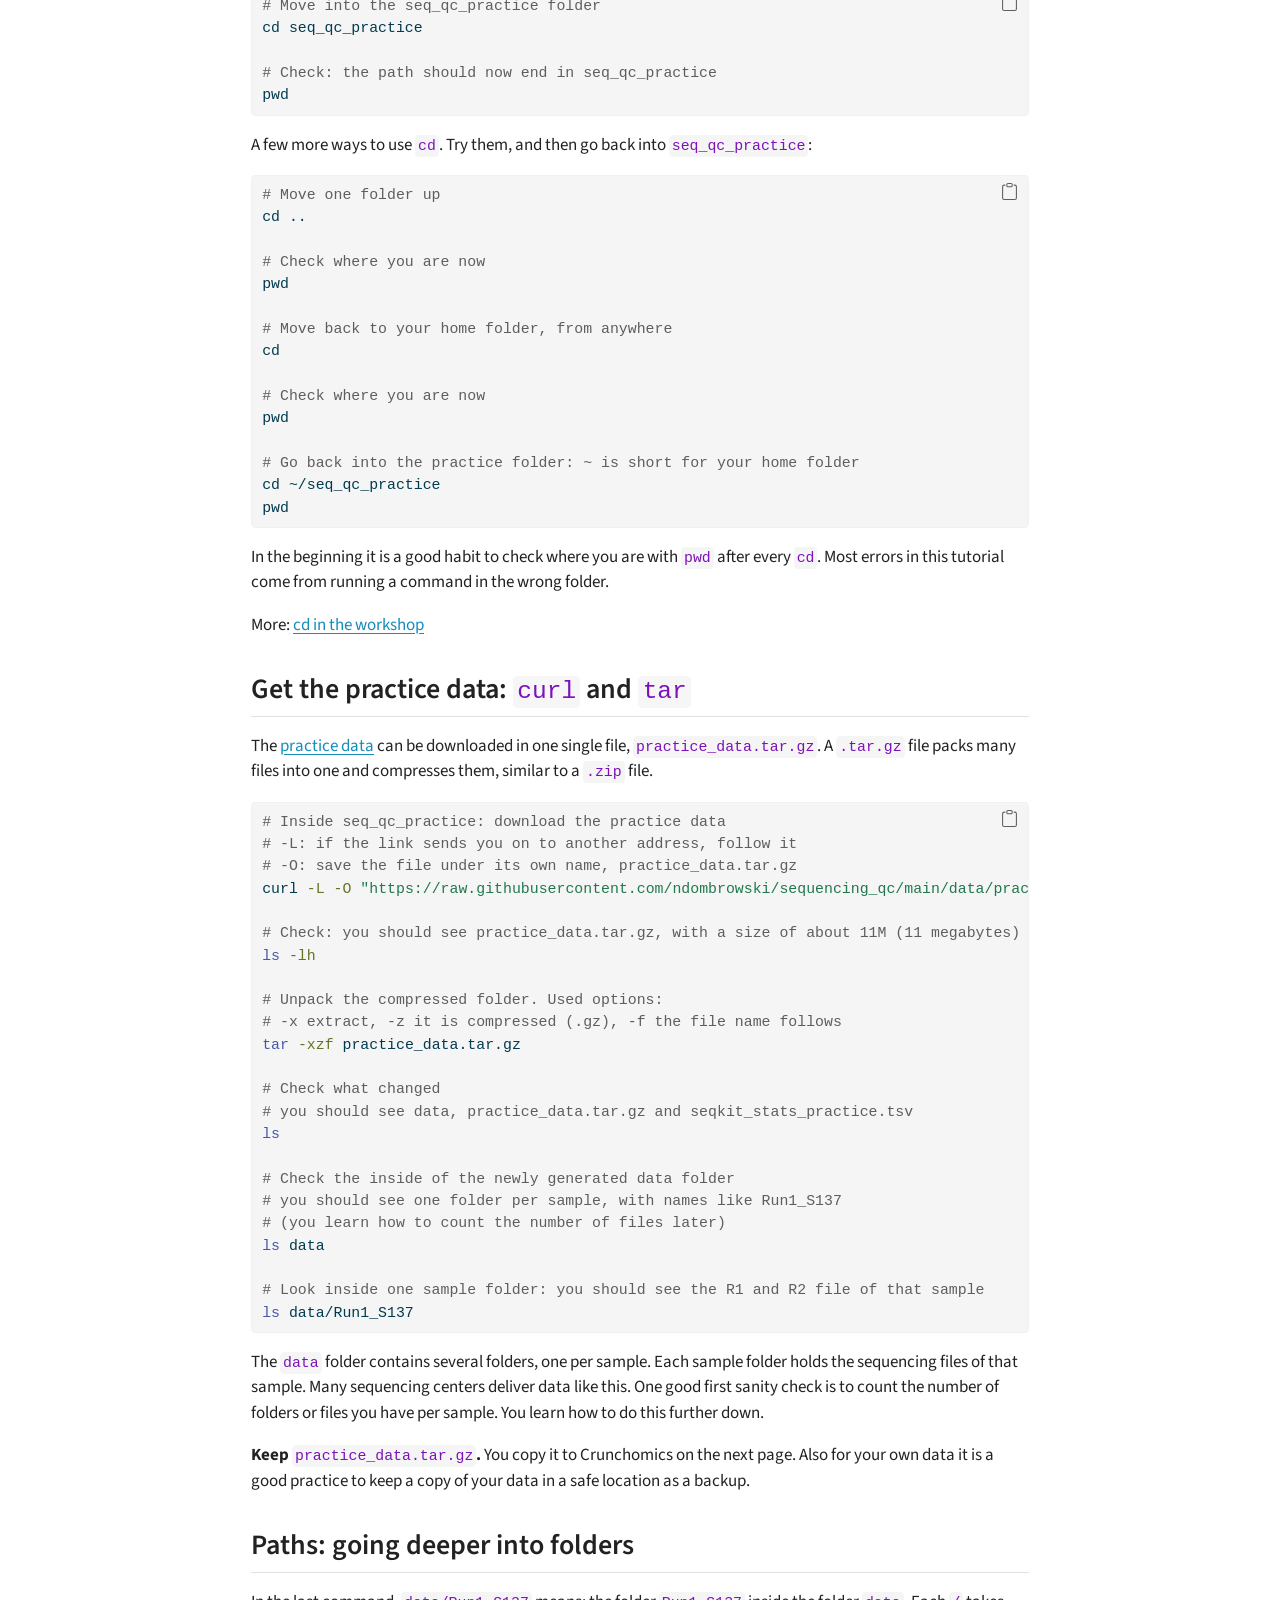
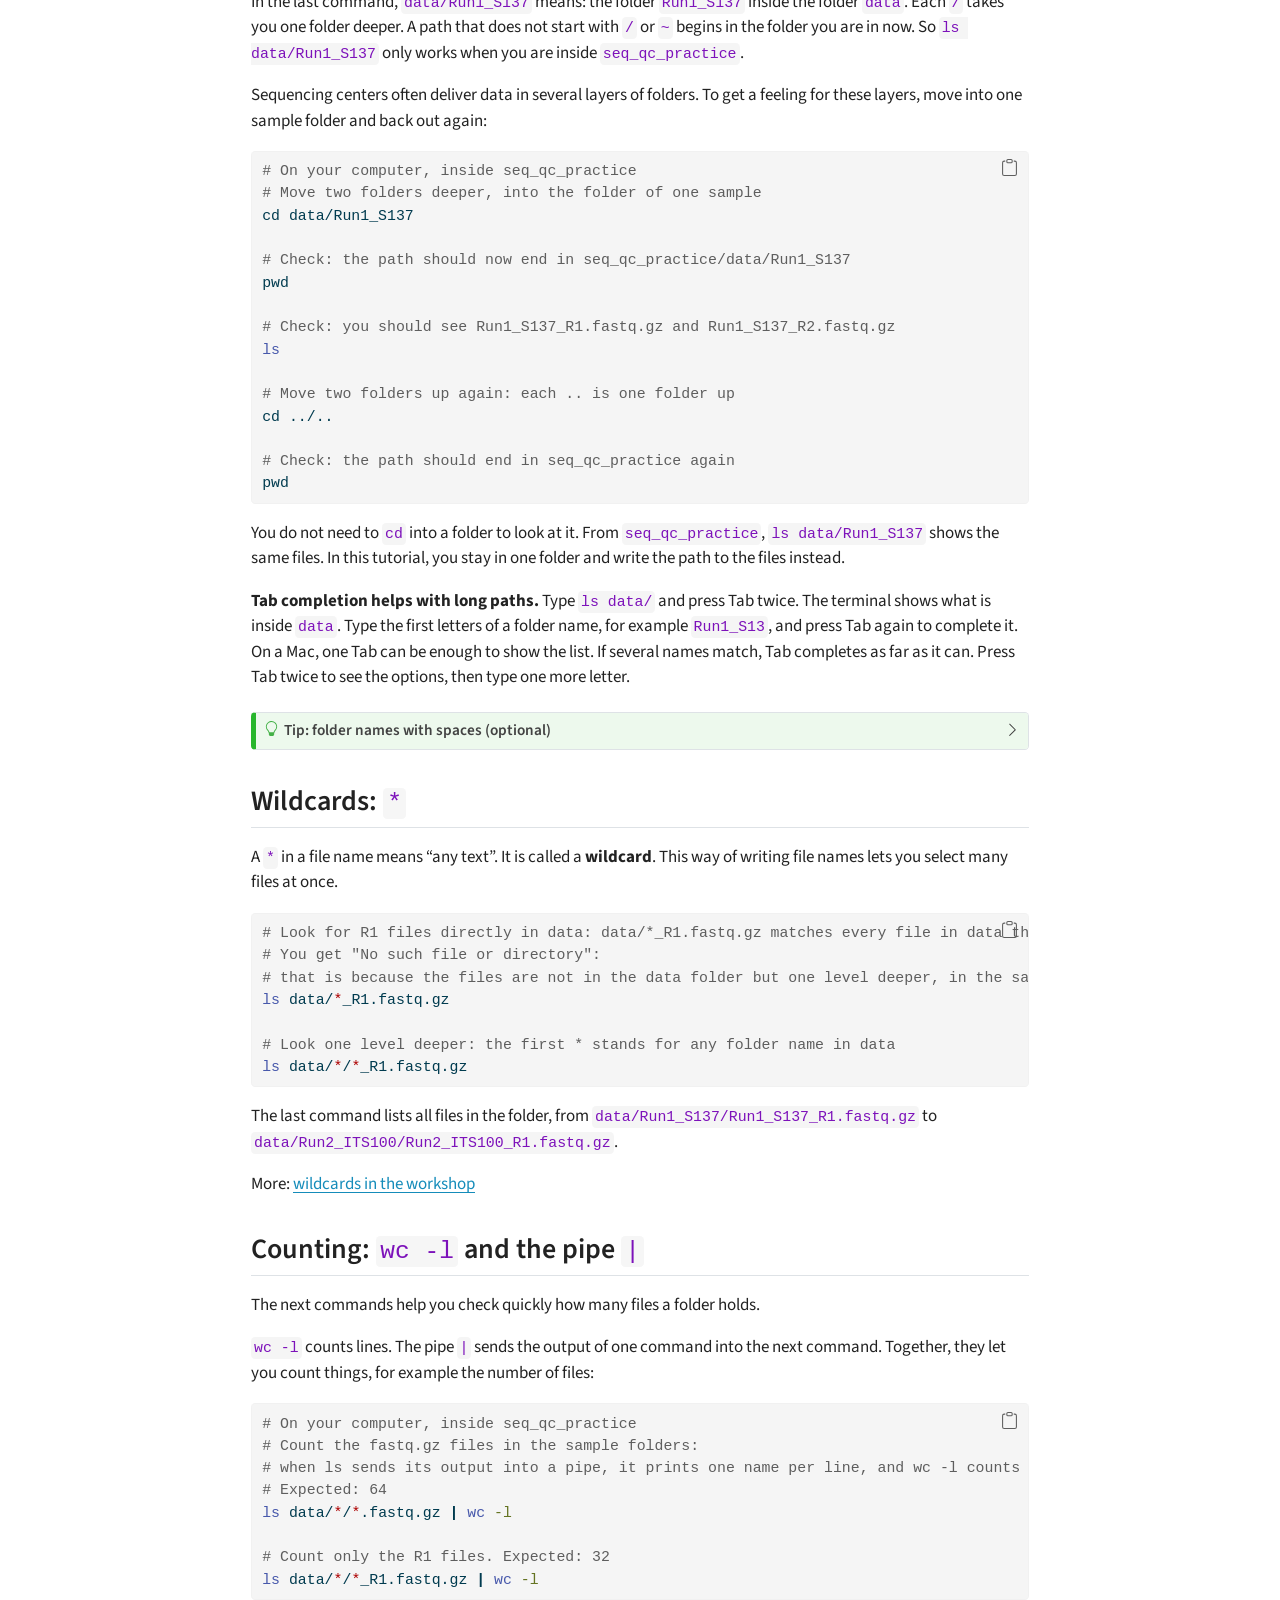
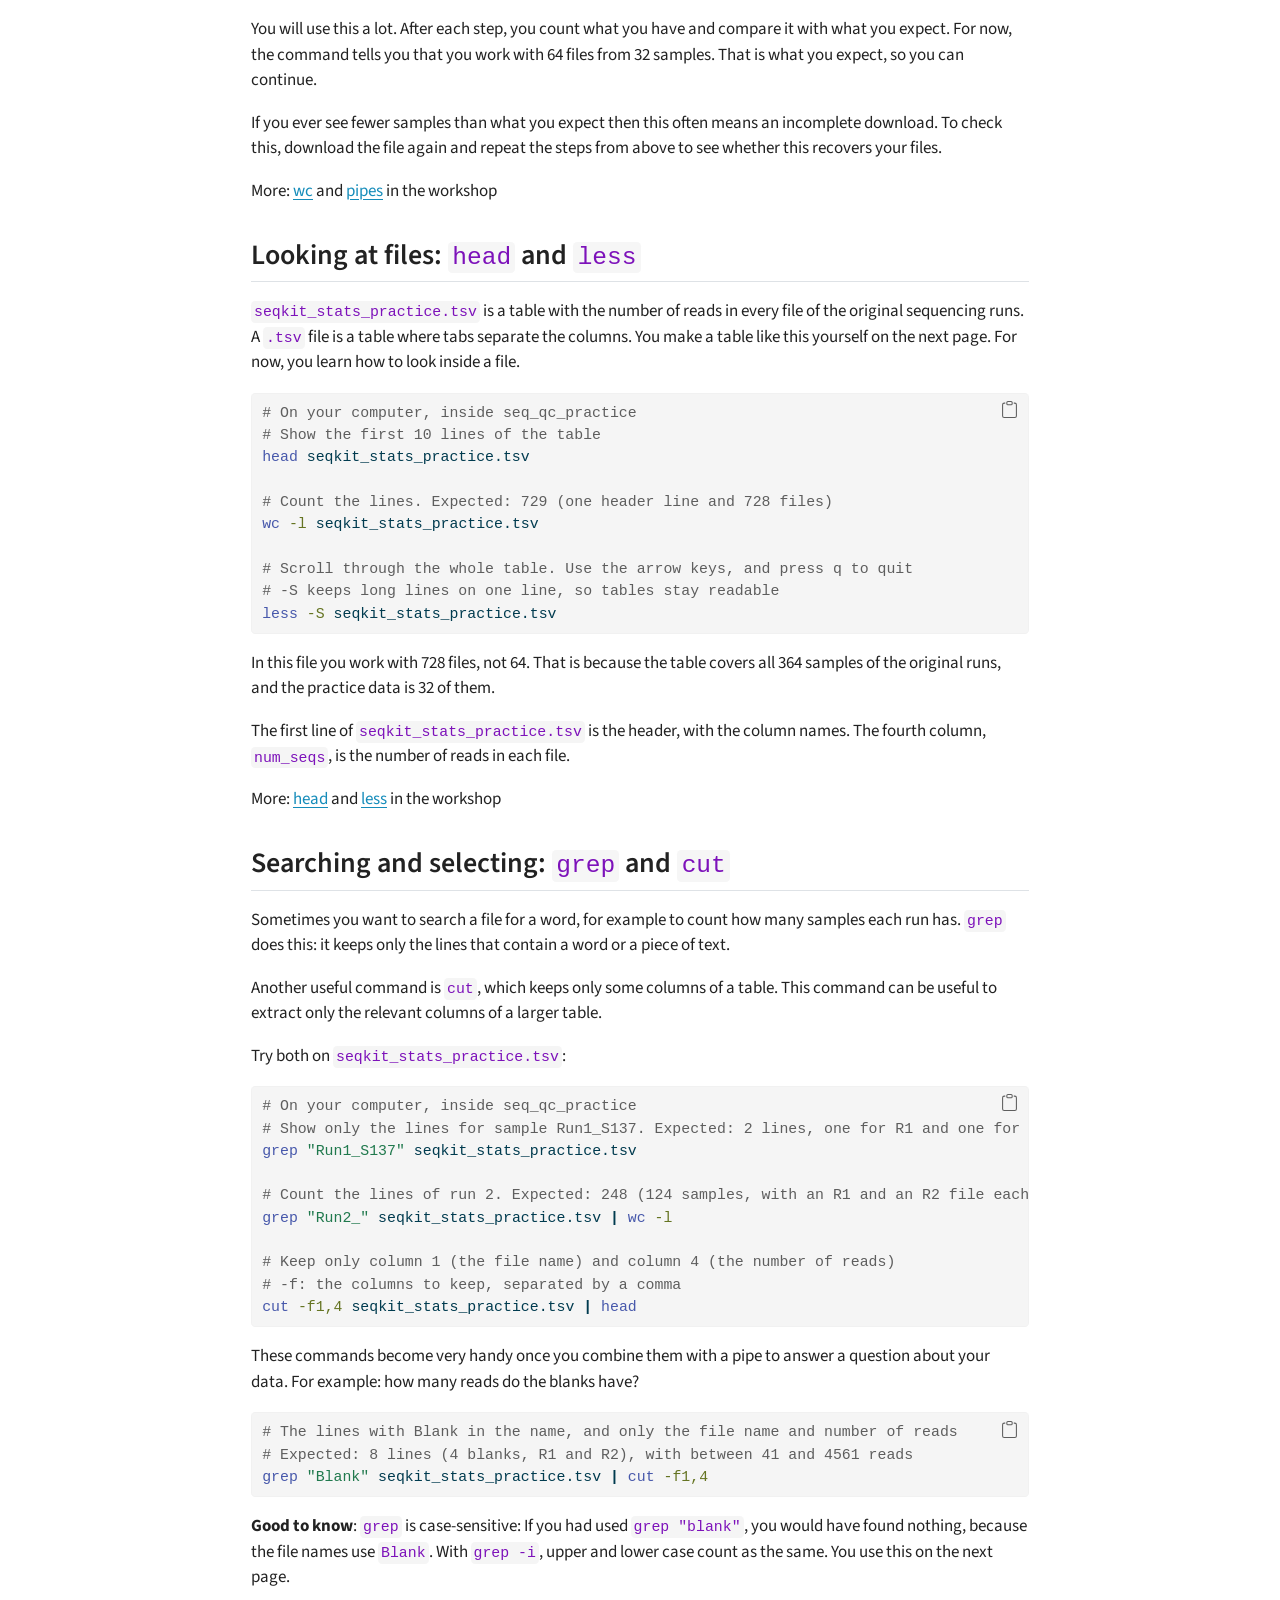
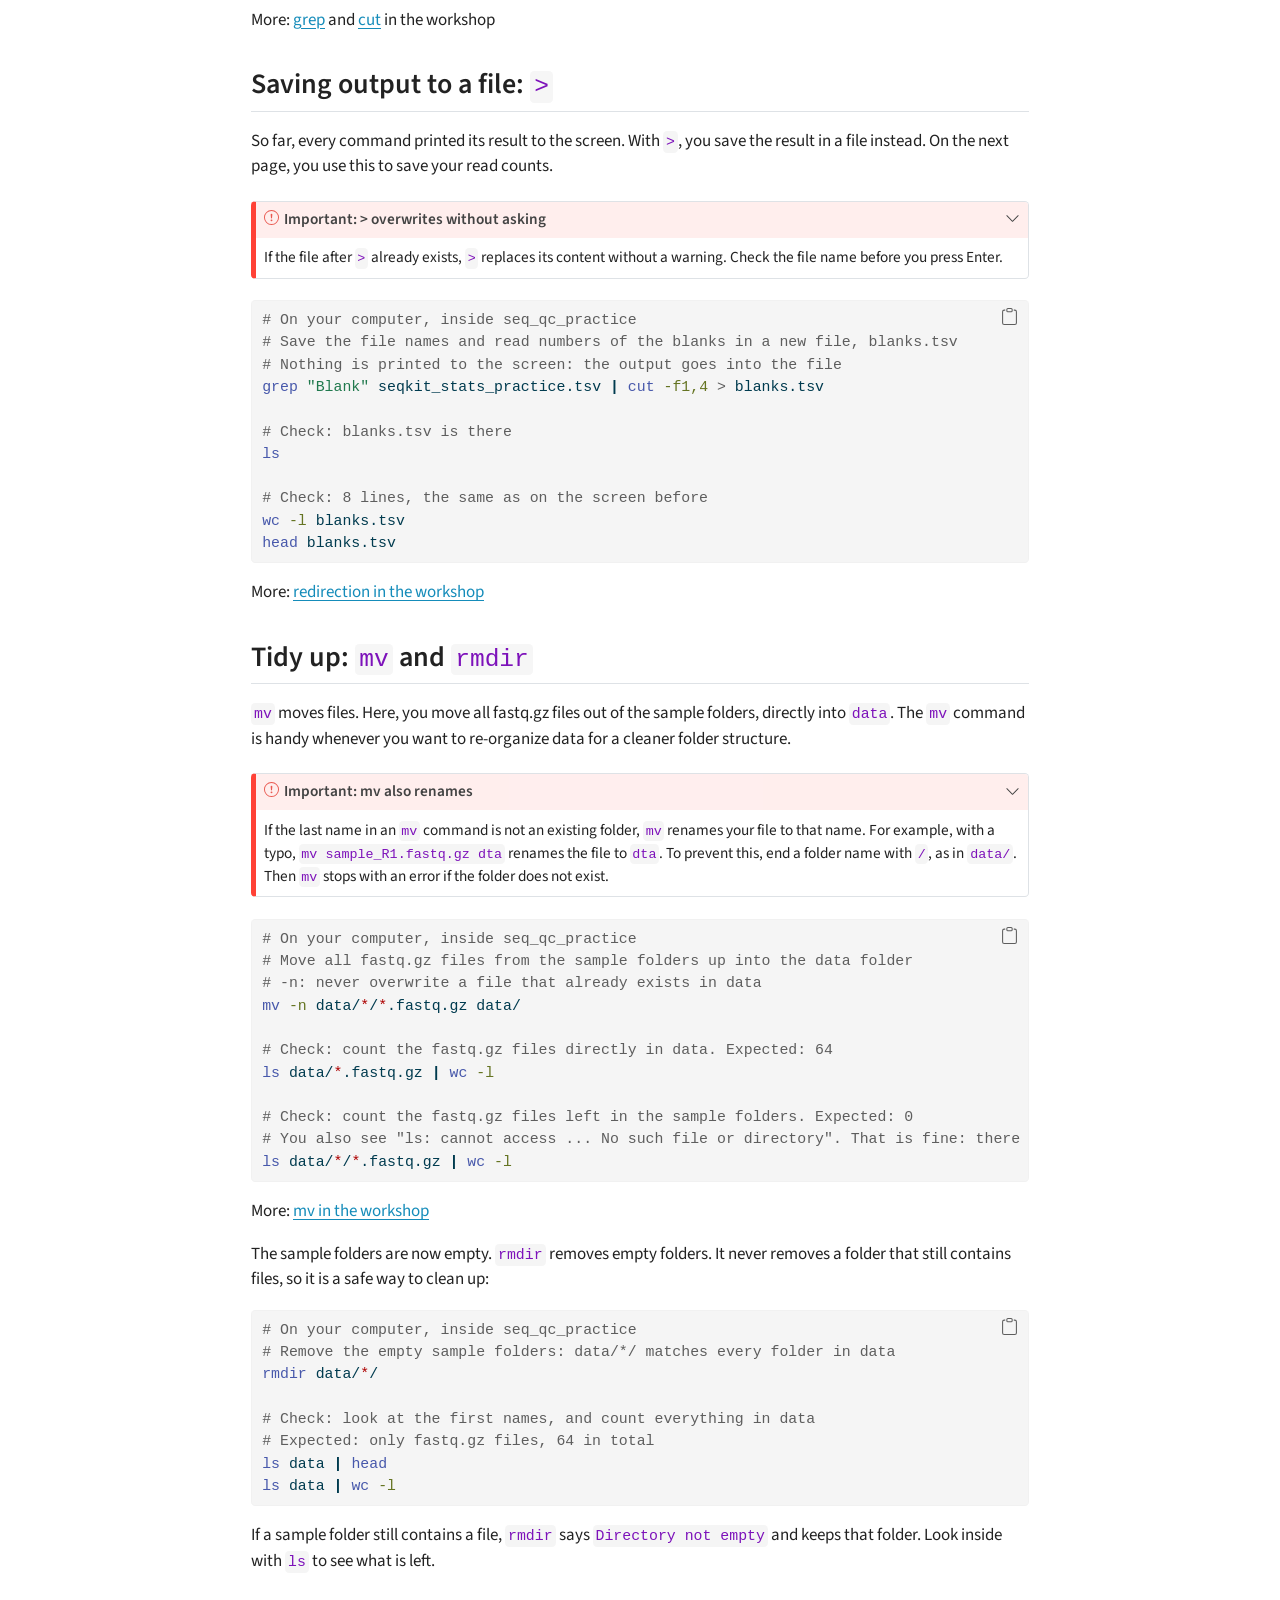
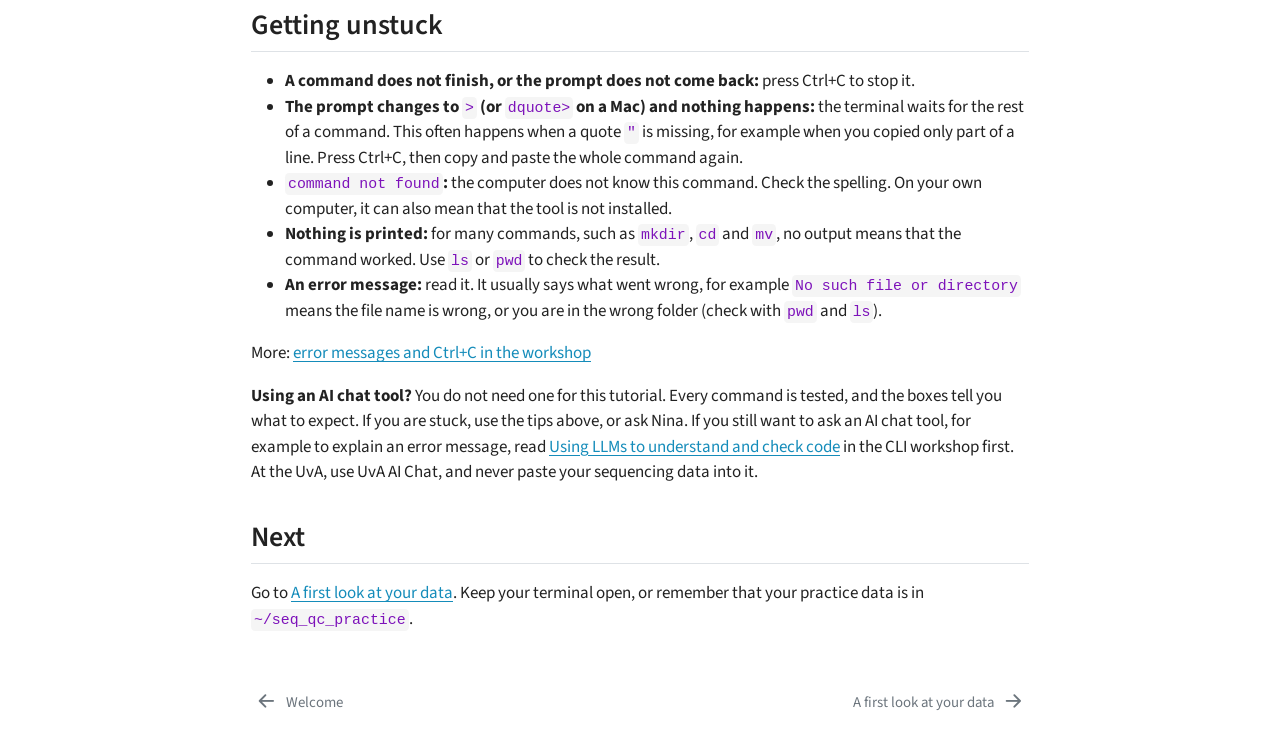
<file: docs/source/cli_minimum.html>
<!DOCTYPE html>
<html xmlns="http://www.w3.org/1999/xhtml" lang="en" xml:lang="en"><head>

<meta charset="utf-8">
<meta name="generator" content="quarto-1.8.25">

<meta name="viewport" content="width=device-width, initial-scale=1.0, user-scalable=yes">


<title>The commands you need – First look at your sequencing data</title>
<style>
code{white-space: pre-wrap;}
span.smallcaps{font-variant: small-caps;}
div.columns{display: flex; gap: min(4vw, 1.5em);}
div.column{flex: auto; overflow-x: auto;}
div.hanging-indent{margin-left: 1.5em; text-indent: -1.5em;}
ul.task-list{list-style: none;}
ul.task-list li input[type="checkbox"] {
  width: 0.8em;
  margin: 0 0.8em 0.2em -1em; /* quarto-specific, see https://github.com/quarto-dev/quarto-cli/issues/4556 */ 
  vertical-align: middle;
}
/* CSS for syntax highlighting */
html { -webkit-text-size-adjust: 100%; }
pre > code.sourceCode { white-space: pre; position: relative; }
pre > code.sourceCode > span { display: inline-block; line-height: 1.25; }
pre > code.sourceCode > span:empty { height: 1.2em; }
.sourceCode { overflow: visible; }
code.sourceCode > span { color: inherit; text-decoration: inherit; }
div.sourceCode { margin: 1em 0; }
pre.sourceCode { margin: 0; }
@media screen {
div.sourceCode { overflow: auto; }
}
@media print {
pre > code.sourceCode { white-space: pre-wrap; }
pre > code.sourceCode > span { text-indent: -5em; padding-left: 5em; }
}
pre.numberSource code
  { counter-reset: source-line 0; }
pre.numberSource code > span
  { position: relative; left: -4em; counter-increment: source-line; }
pre.numberSource code > span > a:first-child::before
  { content: counter(source-line);
    position: relative; left: -1em; text-align: right; vertical-align: baseline;
    border: none; display: inline-block;
    -webkit-touch-callout: none; -webkit-user-select: none;
    -khtml-user-select: none; -moz-user-select: none;
    -ms-user-select: none; user-select: none;
    padding: 0 4px; width: 4em;
  }
pre.numberSource { margin-left: 3em;  padding-left: 4px; }
div.sourceCode
  {   }
@media screen {
pre > code.sourceCode > span > a:first-child::before { text-decoration: underline; }
}
</style>


<script src="../site_libs/quarto-nav/quarto-nav.js"></script>
<script src="../site_libs/quarto-nav/headroom.min.js"></script>
<script src="../site_libs/clipboard/clipboard.min.js"></script>
<script src="../site_libs/quarto-search/autocomplete.umd.js"></script>
<script src="../site_libs/quarto-search/fuse.min.js"></script>
<script src="../site_libs/quarto-search/quarto-search.js"></script>
<meta name="quarto:offset" content="../">
<link href="../source/first_look.html" rel="next">
<link href="../index.html" rel="prev">
<script src="../site_libs/quarto-html/quarto.js" type="module"></script>
<script src="../site_libs/quarto-html/tabsets/tabsets.js" type="module"></script>
<script src="../site_libs/quarto-html/axe/axe-check.js" type="module"></script>
<script src="../site_libs/quarto-html/popper.min.js"></script>
<script src="../site_libs/quarto-html/tippy.umd.min.js"></script>
<script src="../site_libs/quarto-html/anchor.min.js"></script>
<link href="../site_libs/quarto-html/tippy.css" rel="stylesheet">
<link href="../site_libs/quarto-html/quarto-syntax-highlighting-7b89279ff1a6dce999919e0e67d4d9ec.css" rel="stylesheet" class="quarto-color-scheme" id="quarto-text-highlighting-styles">
<link href="../site_libs/quarto-html/quarto-syntax-highlighting-dark-707d8167ce6003fca903bfe2be84ab7f.css" rel="stylesheet" class="quarto-color-scheme quarto-color-alternate" id="quarto-text-highlighting-styles">
<link href="../site_libs/quarto-html/quarto-syntax-highlighting-7b89279ff1a6dce999919e0e67d4d9ec.css" rel="stylesheet" class="quarto-color-scheme-extra" id="quarto-text-highlighting-styles">
<script src="../site_libs/bootstrap/bootstrap.min.js"></script>
<link href="../site_libs/bootstrap/bootstrap-icons.css" rel="stylesheet">
<link href="../site_libs/bootstrap/bootstrap-07ba6b261650929f6c0e3bf61f8c80ad.min.css" rel="stylesheet" append-hash="true" class="quarto-color-scheme" id="quarto-bootstrap" data-mode="light">
<link href="../site_libs/bootstrap/bootstrap-dark-5290abd680639bf24a9d861acc7641a1.min.css" rel="stylesheet" append-hash="true" class="quarto-color-scheme quarto-color-alternate" id="quarto-bootstrap" data-mode="dark">
<link href="../site_libs/bootstrap/bootstrap-07ba6b261650929f6c0e3bf61f8c80ad.min.css" rel="stylesheet" append-hash="true" class="quarto-color-scheme-extra" id="quarto-bootstrap" data-mode="light">
<script id="quarto-search-options" type="application/json">{
  "location": "sidebar",
  "copy-button": false,
  "collapse-after": 3,
  "panel-placement": "start",
  "type": "textbox",
  "limit": 50,
  "keyboard-shortcut": [
    "f",
    "/",
    "s"
  ],
  "show-item-context": false,
  "language": {
    "search-no-results-text": "No results",
    "search-matching-documents-text": "matching documents",
    "search-copy-link-title": "Copy link to search",
    "search-hide-matches-text": "Hide additional matches",
    "search-more-match-text": "more match in this document",
    "search-more-matches-text": "more matches in this document",
    "search-clear-button-title": "Clear",
    "search-text-placeholder": "",
    "search-detached-cancel-button-title": "Cancel",
    "search-submit-button-title": "Submit",
    "search-label": "Search"
  }
}</script>


</head>

<body class="nav-sidebar docked quarto-light"><script id="quarto-html-before-body" type="application/javascript">
    const toggleBodyColorMode = (bsSheetEl) => {
      const mode = bsSheetEl.getAttribute("data-mode");
      const bodyEl = window.document.querySelector("body");
      if (mode === "dark") {
        bodyEl.classList.add("quarto-dark");
        bodyEl.classList.remove("quarto-light");
      } else {
        bodyEl.classList.add("quarto-light");
        bodyEl.classList.remove("quarto-dark");
      }
    }
    const toggleBodyColorPrimary = () => {
      const bsSheetEl = window.document.querySelector("link#quarto-bootstrap:not([rel=disabled-stylesheet])");
      if (bsSheetEl) {
        toggleBodyColorMode(bsSheetEl);
      }
    }
    const setColorSchemeToggle = (alternate) => {
      const toggles = window.document.querySelectorAll('.quarto-color-scheme-toggle');
      for (let i=0; i < toggles.length; i++) {
        const toggle = toggles[i];
        if (toggle) {
          if (alternate) {
            toggle.classList.add("alternate");
          } else {
            toggle.classList.remove("alternate");
          }
        }
      }
    };
    const toggleColorMode = (alternate) => {
      // Switch the stylesheets
      const primaryStylesheets = window.document.querySelectorAll('link.quarto-color-scheme:not(.quarto-color-alternate)');
      const alternateStylesheets = window.document.querySelectorAll('link.quarto-color-scheme.quarto-color-alternate');
      manageTransitions('#quarto-margin-sidebar .nav-link', false);
      if (alternate) {
        // note: dark is layered on light, we don't disable primary!
        enableStylesheet(alternateStylesheets);
        for (const sheetNode of alternateStylesheets) {
          if (sheetNode.id === "quarto-bootstrap") {
            toggleBodyColorMode(sheetNode);
          }
        }
      } else {
        disableStylesheet(alternateStylesheets);
        enableStylesheet(primaryStylesheets)
        toggleBodyColorPrimary();
      }
      manageTransitions('#quarto-margin-sidebar .nav-link', true);
      // Switch the toggles
      setColorSchemeToggle(alternate)
      // Hack to workaround the fact that safari doesn't
      // properly recolor the scrollbar when toggling (#1455)
      if (navigator.userAgent.indexOf('Safari') > 0 && navigator.userAgent.indexOf('Chrome') == -1) {
        manageTransitions("body", false);
        window.scrollTo(0, 1);
        setTimeout(() => {
          window.scrollTo(0, 0);
          manageTransitions("body", true);
        }, 40);
      }
    }
    const disableStylesheet = (stylesheets) => {
      for (let i=0; i < stylesheets.length; i++) {
        const stylesheet = stylesheets[i];
        stylesheet.rel = 'disabled-stylesheet';
      }
    }
    const enableStylesheet = (stylesheets) => {
      for (let i=0; i < stylesheets.length; i++) {
        const stylesheet = stylesheets[i];
        if(stylesheet.rel !== 'stylesheet') { // for Chrome, which will still FOUC without this check
          stylesheet.rel = 'stylesheet';
        }
      }
    }
    const manageTransitions = (selector, allowTransitions) => {
      const els = window.document.querySelectorAll(selector);
      for (let i=0; i < els.length; i++) {
        const el = els[i];
        if (allowTransitions) {
          el.classList.remove('notransition');
        } else {
          el.classList.add('notransition');
        }
      }
    }
    const isFileUrl = () => {
      return window.location.protocol === 'file:';
    }
    const hasAlternateSentinel = () => {
      let styleSentinel = getColorSchemeSentinel();
      if (styleSentinel !== null) {
        return styleSentinel === "alternate";
      } else {
        return false;
      }
    }
    const setStyleSentinel = (alternate) => {
      const value = alternate ? "alternate" : "default";
      if (!isFileUrl()) {
        window.localStorage.setItem("quarto-color-scheme", value);
      } else {
        localAlternateSentinel = value;
      }
    }
    const getColorSchemeSentinel = () => {
      if (!isFileUrl()) {
        const storageValue = window.localStorage.getItem("quarto-color-scheme");
        return storageValue != null ? storageValue : localAlternateSentinel;
      } else {
        return localAlternateSentinel;
      }
    }
    const toggleGiscusIfUsed = (isAlternate, darkModeDefault) => {
      const baseTheme = document.querySelector('#giscus-base-theme')?.value ?? 'light';
      const alternateTheme = document.querySelector('#giscus-alt-theme')?.value ?? 'dark';
      let newTheme = '';
      if(authorPrefersDark) {
        newTheme = isAlternate ? baseTheme : alternateTheme;
      } else {
        newTheme = isAlternate ? alternateTheme : baseTheme;
      }
      const changeGiscusTheme = () => {
        // From: https://github.com/giscus/giscus/issues/336
        const sendMessage = (message) => {
          const iframe = document.querySelector('iframe.giscus-frame');
          if (!iframe) return;
          iframe.contentWindow.postMessage({ giscus: message }, 'https://giscus.app');
        }
        sendMessage({
          setConfig: {
            theme: newTheme
          }
        });
      }
      const isGiscussLoaded = window.document.querySelector('iframe.giscus-frame') !== null;
      if (isGiscussLoaded) {
        changeGiscusTheme();
      }
    };
    const authorPrefersDark = false;
    const darkModeDefault = authorPrefersDark;
      document.querySelector('link#quarto-text-highlighting-styles.quarto-color-scheme-extra').rel = 'disabled-stylesheet';
      document.querySelector('link#quarto-bootstrap.quarto-color-scheme-extra').rel = 'disabled-stylesheet';
    let localAlternateSentinel = darkModeDefault ? 'alternate' : 'default';
    // Dark / light mode switch
    window.quartoToggleColorScheme = () => {
      // Read the current dark / light value
      let toAlternate = !hasAlternateSentinel();
      toggleColorMode(toAlternate);
      setStyleSentinel(toAlternate);
      toggleGiscusIfUsed(toAlternate, darkModeDefault);
      window.dispatchEvent(new Event('resize'));
    };
    // Switch to dark mode if need be
    if (hasAlternateSentinel()) {
      toggleColorMode(true);
    } else {
      toggleColorMode(false);
    }
  </script>

<div id="quarto-search-results"></div>
  <header id="quarto-header" class="headroom fixed-top">
  <nav class="quarto-secondary-nav">
    <div class="container-fluid d-flex">
      <button type="button" class="quarto-btn-toggle btn" data-bs-toggle="collapse" role="button" data-bs-target=".quarto-sidebar-collapse-item" aria-controls="quarto-sidebar" aria-expanded="false" aria-label="Toggle sidebar navigation" onclick="if (window.quartoToggleHeadroom) { window.quartoToggleHeadroom(); }">
        <i class="bi bi-layout-text-sidebar-reverse"></i>
      </button>
        <nav class="quarto-page-breadcrumbs" aria-label="breadcrumb"><ol class="breadcrumb"><li class="breadcrumb-item"><a href="../source/cli_minimum.html">The commands you need</a></li></ol></nav>
        <a class="flex-grow-1" role="navigation" data-bs-toggle="collapse" data-bs-target=".quarto-sidebar-collapse-item" aria-controls="quarto-sidebar" aria-expanded="false" aria-label="Toggle sidebar navigation" onclick="if (window.quartoToggleHeadroom) { window.quartoToggleHeadroom(); }">      
        </a>
      <button type="button" class="btn quarto-search-button" aria-label="Search" onclick="window.quartoOpenSearch();">
        <i class="bi bi-search"></i>
      </button>
    </div>
  </nav>
</header>
<!-- content -->
<div id="quarto-content" class="quarto-container page-columns page-rows-contents page-layout-article">
<!-- sidebar -->
  <nav id="quarto-sidebar" class="sidebar collapse collapse-horizontal quarto-sidebar-collapse-item sidebar-navigation docked overflow-auto">
    <div class="pt-lg-2 mt-2 text-left sidebar-header">
      <a href="../index.html" class="sidebar-logo-link">
      </a>
      <div class="sidebar-tools-main">
    <a href="https://github.com/ndombrowski/sequencing_qc" title="" class="quarto-navigation-tool px-1" aria-label=""><i class="bi bi-github"></i></a>
  <a href="" class="quarto-color-scheme-toggle quarto-navigation-tool  px-1" onclick="window.quartoToggleColorScheme(); return false;" title="Toggle dark mode"><i class="bi"></i></a>
</div>
      </div>
        <div class="mt-2 flex-shrink-0 align-items-center">
        <div class="sidebar-search">
        <div id="quarto-search" class="" title="Search"></div>
        </div>
        </div>
    <div class="sidebar-menu-container"> 
    <ul class="list-unstyled mt-1">
        <li class="sidebar-item">
  <div class="sidebar-item-container"> 
  <a href="../index.html" class="sidebar-item-text sidebar-link">
 <span class="menu-text">Welcome</span></a>
  </div>
</li>
        <li class="sidebar-item">
  <div class="sidebar-item-container"> 
  <a href="../source/cli_minimum.html" class="sidebar-item-text sidebar-link active">
 <span class="menu-text">The commands you need</span></a>
  </div>
</li>
        <li class="sidebar-item">
  <div class="sidebar-item-container"> 
  <a href="../source/first_look.html" class="sidebar-item-text sidebar-link">
 <span class="menu-text">A first look at your data</span></a>
  </div>
</li>
        <li class="sidebar-item">
  <div class="sidebar-item-container"> 
  <a href="../source/deeper_dive.html" class="sidebar-item-text sidebar-link">
 <span class="menu-text">Deeper dive (optional)</span></a>
  </div>
</li>
    </ul>
    </div>
</nav>
<div id="quarto-sidebar-glass" class="quarto-sidebar-collapse-item" data-bs-toggle="collapse" data-bs-target=".quarto-sidebar-collapse-item"></div>
<!-- margin-sidebar -->
    <div id="quarto-margin-sidebar" class="sidebar margin-sidebar">
        <nav id="TOC" role="doc-toc" class="toc-active">
    <h2 id="toc-title">On this page</h2>
   
  <ul>
  <li><a href="#the-practice-data" id="toc-the-practice-data" class="nav-link active" data-scroll-target="#the-practice-data">The practice data</a></li>
  <li><a href="#setting-up-a-terminal" id="toc-setting-up-a-terminal" class="nav-link" data-scroll-target="#setting-up-a-terminal">Setting up a terminal</a></li>
  <li><a href="#the-terminal-and-the-prompt" id="toc-the-terminal-and-the-prompt" class="nav-link" data-scroll-target="#the-terminal-and-the-prompt">The terminal and the prompt</a></li>
  <li><a href="#pwd-where-am-i" id="toc-pwd-where-am-i" class="nav-link" data-scroll-target="#pwd-where-am-i"><code>pwd</code>: where am I?</a></li>
  <li><a href="#ls-what-is-in-this-folder" id="toc-ls-what-is-in-this-folder" class="nav-link" data-scroll-target="#ls-what-is-in-this-folder"><code>ls</code>: what is in this folder?</a></li>
  <li><a href="#the-parts-of-a-command" id="toc-the-parts-of-a-command" class="nav-link" data-scroll-target="#the-parts-of-a-command">The parts of a command</a></li>
  <li><a href="#mkdir-make-a-folder" id="toc-mkdir-make-a-folder" class="nav-link" data-scroll-target="#mkdir-make-a-folder"><code>mkdir</code>: make a folder</a></li>
  <li><a href="#cd-move-into-a-folder" id="toc-cd-move-into-a-folder" class="nav-link" data-scroll-target="#cd-move-into-a-folder"><code>cd</code>: move into a folder</a></li>
  <li><a href="#get-the-practice-data-curl-and-tar" id="toc-get-the-practice-data-curl-and-tar" class="nav-link" data-scroll-target="#get-the-practice-data-curl-and-tar">Get the practice data: <code>curl</code> and <code>tar</code></a></li>
  <li><a href="#paths-going-deeper-into-folders" id="toc-paths-going-deeper-into-folders" class="nav-link" data-scroll-target="#paths-going-deeper-into-folders">Paths: going deeper into folders</a></li>
  <li><a href="#wildcards" id="toc-wildcards" class="nav-link" data-scroll-target="#wildcards">Wildcards: <code>*</code></a></li>
  <li><a href="#counting-wc--l-and-the-pipe" id="toc-counting-wc--l-and-the-pipe" class="nav-link" data-scroll-target="#counting-wc--l-and-the-pipe">Counting: <code>wc -l</code> and the pipe <code>|</code></a></li>
  <li><a href="#looking-at-files-head-and-less" id="toc-looking-at-files-head-and-less" class="nav-link" data-scroll-target="#looking-at-files-head-and-less">Looking at files: <code>head</code> and <code>less</code></a></li>
  <li><a href="#searching-and-selecting-grep-and-cut" id="toc-searching-and-selecting-grep-and-cut" class="nav-link" data-scroll-target="#searching-and-selecting-grep-and-cut">Searching and selecting: <code>grep</code> and <code>cut</code></a></li>
  <li><a href="#saving-output-to-a-file" id="toc-saving-output-to-a-file" class="nav-link" data-scroll-target="#saving-output-to-a-file">Saving output to a file: <code>&gt;</code></a></li>
  <li><a href="#tidy-up-mv-and-rmdir" id="toc-tidy-up-mv-and-rmdir" class="nav-link" data-scroll-target="#tidy-up-mv-and-rmdir">Tidy up: <code>mv</code> and <code>rmdir</code></a></li>
  <li><a href="#getting-unstuck" id="toc-getting-unstuck" class="nav-link" data-scroll-target="#getting-unstuck">Getting unstuck</a></li>
  <li><a href="#next" id="toc-next" class="nav-link" data-scroll-target="#next">Next</a></li>
  </ul>
</nav>
    </div>
<!-- main -->
<main class="content" id="quarto-document-content">


<header id="title-block-header" class="quarto-title-block default">
<div class="quarto-title">
<h1 class="title">The commands you need</h1>
</div>



<div class="quarto-title-meta">

    
  
    
  </div>
  


</header>


<p>This page covers only the few commands you need for this tutorial. For most of them, you do not need to understand every detail. Copy the commands, and check that your output matches what the page tells you to expect. The exception is moving around: <code>pwd</code>, <code>ls</code>, <code>cd</code> and paths. Take the time to understand these. You use them all the time, and they help you find your way when a command fails. If you want to learn the command line properly, for example to explore your own data in more depth, follow the <a href="https://ndombrowski.github.io/cli_workshop/">CLI workshop</a>. Each command on this page also links to the matching section of the workshop, where you find more explanation and exercises.</p>
<p>On this page, you work on <strong>your own computer</strong>. You download a small set of practice data and try every command on it. On the next page, <a href="../source/first_look.html">A first look at your data</a>, you copy the same practice data to Crunchomics and do the full check. After that, you repeat the check with your own data.</p>
<section id="the-practice-data" class="level2">
<h2 class="anchored" data-anchor-id="the-practice-data">The practice data</h2>
<p>The practice data comes from an ITS (a DNA region used to identify fungi) amplicon sequencing project from different soil samples. It comes from two real sequencing runs, Run1 and Run2, and it has a real problem that you explore on the next page. The sample IDs are randomized, and every file was reduced to 2% of its reads to keep it small.</p>
<p>You will work with 32 samples that were sequenced with Illumina, a widely used type of sequencing machine. The data is <strong>paired-end</strong>: the sequencer reads each DNA fragment from both ends. So every sample has two files:</p>
<ul>
<li><code>..._R1.fastq.gz</code>: the reads from one end of the fragments (the forward reads).</li>
<li><code>..._R2.fastq.gz</code>: the reads from the other end (the reverse reads).</li>
</ul>
<p>In total, that makes 64 files. A <code>.fastq</code> file is a text file that holds every read, with a quality score for each base. The <code>.gz</code> at the end means that the file is compressed to save space.</p>
<p>The practice data also contains <code>seqkit_stats_practice.tsv</code>. This is a table with the number of reads per file, for all samples of the original two runs. You look at it further down this page.</p>
</section>
<section id="setting-up-a-terminal" class="level2">
<h2 class="anchored" data-anchor-id="setting-up-a-terminal">Setting up a terminal</h2>
<p>For this tutorial you need <strong>set up a terminal</strong>: a window in which you type commands (instructions to the computer) as text, instead of clicking on buttons and menus. If you have never opened a terminal, first follow <a href="https://ndombrowski.github.io/cli_workshop/source/installation.html">Before you start</a> of the CLI workshop:</p>
<ul>
<li>On Windows, use a local terminal in MobaXterm.</li>
<li>On a Mac, use the Terminal app, which you find in Applications, in the Utilities folder. The Mac terminal uses a slightly different shell (zsh), the program that reads your commands. So a few error messages may look a bit different from the ones on this page.</li>
</ul>
<p>If something goes wrong, see <a href="#getting-unstuck">Getting unstuck</a> at the bottom of this page.</p>
</section>
<section id="the-terminal-and-the-prompt" class="level2">
<h2 class="anchored" data-anchor-id="the-terminal-and-the-prompt">The terminal and the prompt</h2>
<p>The terminal passes what you type to a <strong>shell</strong>, the program that reads your commands and tells the computer what to do. When the computer is ready for the next command, it shows the <strong>prompt</strong>, a line that usually ends with <code>$</code>.</p>
<p>A few things that make life easier:</p>
<ul>
<li><strong>Copy and paste.</strong> In many terminals, Ctrl+C does not copy, because Ctrl+C stops a command (see below). Use the right mouse button instead, or Ctrl+Shift+C and Ctrl+Shift+V. This differs between terminals, so try it once.</li>
<li><strong>Tab completion.</strong> Type the first letters of a file or folder name and press Tab. The terminal completes the name for you. This saves typing and avoids typos.</li>
<li><strong>Arrow up.</strong> Press the up arrow to get your previous commands back.</li>
<li><strong>Comments.</strong> Everything after a <code>#</code> is a comment. The computer ignores it. In this tutorial, every command comes with a comment that says what it does. You can paste the comments along with the commands.</li>
</ul>
<p>Now you are ready to type your first command.</p>
</section>
<section id="pwd-where-am-i" class="level2">
<h2 class="anchored" data-anchor-id="pwd-where-am-i"><code>pwd</code>: where am I?</h2>
<div class="cell">
<div class="code-copy-outer-scaffold"><div class="sourceCode cell-code" id="cb1"><pre class="sourceCode bash code-with-copy"><code class="sourceCode bash"><span id="cb1-1"><a href="#cb1-1" aria-hidden="true" tabindex="-1"></a><span class="co"># On your computer: print the folder you are in right now</span></span>
<span id="cb1-2"><a href="#cb1-2" aria-hidden="true" tabindex="-1"></a><span class="bu">pwd</span></span></code></pre></div><button title="Copy to Clipboard" class="code-copy-button"><i class="bi"></i></button></div>
</div>
<p>When you open a new terminal, you start in your <strong>home folder</strong>. The path that <code>pwd</code> prints differs between computers. A <strong>path</strong> is the address of a folder, with folder names separated by <code>/</code>, something like <code>/home/mobaxterm</code> or <code>/Users/yourname</code>. The <a href="https://ndombrowski.github.io/cli_workshop/source/bash_intro.html#pwd-find-out-where-we-are">CLI workshop</a> explains where your home folder is.</p>
</section>
<section id="ls-what-is-in-this-folder" class="level2">
<h2 class="anchored" data-anchor-id="ls-what-is-in-this-folder"><code>ls</code>: what is in this folder?</h2>
<div class="cell">
<div class="code-copy-outer-scaffold"><div class="sourceCode cell-code" id="cb2"><pre class="sourceCode bash code-with-copy"><code class="sourceCode bash"><span id="cb2-1"><a href="#cb2-1" aria-hidden="true" tabindex="-1"></a><span class="co"># On your computer: list the files and folders in the current folder</span></span>
<span id="cb2-2"><a href="#cb2-2" aria-hidden="true" tabindex="-1"></a><span class="fu">ls</span></span>
<span id="cb2-3"><a href="#cb2-3" aria-hidden="true" tabindex="-1"></a></span>
<span id="cb2-4"><a href="#cb2-4" aria-hidden="true" tabindex="-1"></a><span class="co"># The same, with more details: size, date, owner</span></span>
<span id="cb2-5"><a href="#cb2-5" aria-hidden="true" tabindex="-1"></a><span class="co"># The options change how ls behaves:</span></span>
<span id="cb2-6"><a href="#cb2-6" aria-hidden="true" tabindex="-1"></a><span class="co"># -l long list with details, -h sizes in K/M/G</span></span>
<span id="cb2-7"><a href="#cb2-7" aria-hidden="true" tabindex="-1"></a><span class="fu">ls</span> <span class="at">-lh</span></span></code></pre></div><button title="Copy to Clipboard" class="code-copy-button"><i class="bi"></i></button></div>
</div>
<p>More: <a href="https://ndombrowski.github.io/cli_workshop/source/bash_intro.html#ls-list-the-contents-of-a-directory">ls in the workshop</a></p>
</section>
<section id="the-parts-of-a-command" class="level2">
<h2 class="anchored" data-anchor-id="the-parts-of-a-command">The parts of a command</h2>
<p>Most commands on this page have up to three parts. Take <code>ls -lh data</code> as an example, a command like the ones you use later on this page:</p>
<ul>
<li>The <strong>command name</strong> is the program you want to run: <code>ls</code>.</li>
<li>An <strong>option</strong> (or <strong>flag</strong>) changes how the command behaves: <code>-lh</code>. Options usually start with a <code>-</code>. Several one-letter options can be written together, so <code>-lh</code> is the same as <code>-l -h</code>.</li>
<li>An <strong>argument</strong> is what the command works on, often a file or a folder: <code>data</code>. Some commands work without an argument. For example, <code>ls</code> without an argument lists the folder you are in now.</li>
</ul>
<p>Spaces separate the parts. So always put a space between the command name, the options and the arguments.</p>
<p>When you see a new command on this page, try to find its three parts. The comment above the command tells you what the command does.</p>
<p>More: <a href="https://ndombrowski.github.io/cli_workshop/source/bash_intro.html#the-structure-of-a-command">the structure of a command in the workshop</a></p>
</section>
<section id="mkdir-make-a-folder" class="level2">
<h2 class="anchored" data-anchor-id="mkdir-make-a-folder"><code>mkdir</code>: make a folder</h2>
<div class="callout callout-style-default callout-important callout-titled" title="MobaXterm users: did you choose a permanent folder?">
<div class="callout-header d-flex align-content-center" data-bs-toggle="collapse" data-bs-target=".callout-1-contents" aria-controls="callout-1" aria-expanded="true" aria-label="Toggle callout">
<div class="callout-icon-container">
<i class="callout-icon"></i>
</div>
<div class="callout-title-container flex-fill">
<span class="screen-reader-only">Important</span>MobaXterm users: did you choose a permanent folder?
</div>
<div class="callout-btn-toggle d-inline-block border-0 py-1 ps-1 pe-0 float-end"><i class="callout-toggle"></i></div>
</div>
<div id="callout-1" class="callout-1-contents callout-collapse collapse show">
<div class="callout-body-container callout-body">
<p>MobaXterm can use a temporary home folder. Then it deletes your files when you close it. Before you continue, check this with the steps in <a href="https://ndombrowski.github.io/cli_workshop/source/installation.html#windows-mobaxterm-choose-a-permanent-folder">Windows + MobaXterm: choose a permanent folder</a> on the “Before you start” page of the CLI workshop.</p>
</div>
</div>
</div>
<div class="cell">
<div class="code-copy-outer-scaffold"><div class="sourceCode cell-code" id="cb3"><pre class="sourceCode bash code-with-copy"><code class="sourceCode bash"><span id="cb3-1"><a href="#cb3-1" aria-hidden="true" tabindex="-1"></a><span class="co"># On your computer, in your home folder: make a folder for the practice data, name it seq_qc_practice</span></span>
<span id="cb3-2"><a href="#cb3-2" aria-hidden="true" tabindex="-1"></a><span class="fu">mkdir</span> seq_qc_practice</span>
<span id="cb3-3"><a href="#cb3-3" aria-hidden="true" tabindex="-1"></a></span>
<span id="cb3-4"><a href="#cb3-4" aria-hidden="true" tabindex="-1"></a><span class="co"># Check if the new folder exists: </span></span>
<span id="cb3-5"><a href="#cb3-5" aria-hidden="true" tabindex="-1"></a><span class="co"># you should see seq_qc_practice in the list</span></span>
<span id="cb3-6"><a href="#cb3-6" aria-hidden="true" tabindex="-1"></a><span class="fu">ls</span> <span class="at">-l</span></span></code></pre></div><button title="Copy to Clipboard" class="code-copy-button"><i class="bi"></i></button></div>
</div>
<p>More: <a href="https://ndombrowski.github.io/cli_workshop/source/bash_intro.html#mkdir-make-new-folders">mkdir in the workshop</a></p>
</section>
<section id="cd-move-into-a-folder" class="level2">
<h2 class="anchored" data-anchor-id="cd-move-into-a-folder"><code>cd</code>: move into a folder</h2>
<div class="cell">
<div class="code-copy-outer-scaffold"><div class="sourceCode cell-code" id="cb4"><pre class="sourceCode bash code-with-copy"><code class="sourceCode bash"><span id="cb4-1"><a href="#cb4-1" aria-hidden="true" tabindex="-1"></a><span class="co"># Move into the seq_qc_practice folder</span></span>
<span id="cb4-2"><a href="#cb4-2" aria-hidden="true" tabindex="-1"></a><span class="bu">cd</span> seq_qc_practice</span>
<span id="cb4-3"><a href="#cb4-3" aria-hidden="true" tabindex="-1"></a></span>
<span id="cb4-4"><a href="#cb4-4" aria-hidden="true" tabindex="-1"></a><span class="co"># Check: the path should now end in seq_qc_practice</span></span>
<span id="cb4-5"><a href="#cb4-5" aria-hidden="true" tabindex="-1"></a><span class="bu">pwd</span></span></code></pre></div><button title="Copy to Clipboard" class="code-copy-button"><i class="bi"></i></button></div>
</div>
<p>A few more ways to use <code>cd</code>. Try them, and then go back into <code>seq_qc_practice</code>:</p>
<div class="cell">
<div class="code-copy-outer-scaffold"><div class="sourceCode cell-code" id="cb5"><pre class="sourceCode bash code-with-copy"><code class="sourceCode bash"><span id="cb5-1"><a href="#cb5-1" aria-hidden="true" tabindex="-1"></a><span class="co"># Move one folder up</span></span>
<span id="cb5-2"><a href="#cb5-2" aria-hidden="true" tabindex="-1"></a><span class="bu">cd</span> ..</span>
<span id="cb5-3"><a href="#cb5-3" aria-hidden="true" tabindex="-1"></a></span>
<span id="cb5-4"><a href="#cb5-4" aria-hidden="true" tabindex="-1"></a><span class="co"># Check where you are now </span></span>
<span id="cb5-5"><a href="#cb5-5" aria-hidden="true" tabindex="-1"></a><span class="bu">pwd</span></span>
<span id="cb5-6"><a href="#cb5-6" aria-hidden="true" tabindex="-1"></a></span>
<span id="cb5-7"><a href="#cb5-7" aria-hidden="true" tabindex="-1"></a><span class="co"># Move back to your home folder, from anywhere</span></span>
<span id="cb5-8"><a href="#cb5-8" aria-hidden="true" tabindex="-1"></a><span class="bu">cd</span></span>
<span id="cb5-9"><a href="#cb5-9" aria-hidden="true" tabindex="-1"></a></span>
<span id="cb5-10"><a href="#cb5-10" aria-hidden="true" tabindex="-1"></a><span class="co"># Check where you are now </span></span>
<span id="cb5-11"><a href="#cb5-11" aria-hidden="true" tabindex="-1"></a><span class="bu">pwd</span></span>
<span id="cb5-12"><a href="#cb5-12" aria-hidden="true" tabindex="-1"></a></span>
<span id="cb5-13"><a href="#cb5-13" aria-hidden="true" tabindex="-1"></a><span class="co"># Go back into the practice folder: ~ is short for your home folder</span></span>
<span id="cb5-14"><a href="#cb5-14" aria-hidden="true" tabindex="-1"></a><span class="bu">cd</span> ~/seq_qc_practice</span>
<span id="cb5-15"><a href="#cb5-15" aria-hidden="true" tabindex="-1"></a><span class="bu">pwd</span></span></code></pre></div><button title="Copy to Clipboard" class="code-copy-button"><i class="bi"></i></button></div>
</div>
<p>In the beginning it is a good habit to check where you are with <code>pwd</code> after every <code>cd</code>. Most errors in this tutorial come from running a command in the wrong folder.</p>
<p>More: <a href="https://ndombrowski.github.io/cli_workshop/source/bash_intro.html#cd-move-around-folders">cd in the workshop</a></p>
</section>
<section id="get-the-practice-data-curl-and-tar" class="level2">
<h2 class="anchored" data-anchor-id="get-the-practice-data-curl-and-tar">Get the practice data: <code>curl</code> and <code>tar</code></h2>
<p>The <a href="#the-practice-data">practice data</a> can be downloaded in one single file, <code>practice_data.tar.gz</code>. A <code>.tar.gz</code> file packs many files into one and compresses them, similar to a <code>.zip</code> file.</p>
<div class="cell">
<div class="code-copy-outer-scaffold"><div class="sourceCode cell-code" id="cb6"><pre class="sourceCode bash code-with-copy"><code class="sourceCode bash"><span id="cb6-1"><a href="#cb6-1" aria-hidden="true" tabindex="-1"></a><span class="co"># Inside seq_qc_practice: download the practice data</span></span>
<span id="cb6-2"><a href="#cb6-2" aria-hidden="true" tabindex="-1"></a><span class="co"># -L: if the link sends you on to another address, follow it</span></span>
<span id="cb6-3"><a href="#cb6-3" aria-hidden="true" tabindex="-1"></a><span class="co"># -O: save the file under its own name, practice_data.tar.gz</span></span>
<span id="cb6-4"><a href="#cb6-4" aria-hidden="true" tabindex="-1"></a><span class="ex">curl</span> <span class="at">-L</span> <span class="at">-O</span> <span class="st">"https://raw.githubusercontent.com/ndombrowski/sequencing_qc/main/data/practice_data.tar.gz"</span></span>
<span id="cb6-5"><a href="#cb6-5" aria-hidden="true" tabindex="-1"></a></span>
<span id="cb6-6"><a href="#cb6-6" aria-hidden="true" tabindex="-1"></a><span class="co"># Check: you should see practice_data.tar.gz, with a size of about 11M (11 megabytes)</span></span>
<span id="cb6-7"><a href="#cb6-7" aria-hidden="true" tabindex="-1"></a><span class="fu">ls</span> <span class="at">-lh</span></span>
<span id="cb6-8"><a href="#cb6-8" aria-hidden="true" tabindex="-1"></a></span>
<span id="cb6-9"><a href="#cb6-9" aria-hidden="true" tabindex="-1"></a><span class="co"># Unpack the compressed folder. Used options: </span></span>
<span id="cb6-10"><a href="#cb6-10" aria-hidden="true" tabindex="-1"></a><span class="co"># -x extract, -z it is compressed (.gz), -f the file name follows</span></span>
<span id="cb6-11"><a href="#cb6-11" aria-hidden="true" tabindex="-1"></a><span class="fu">tar</span> <span class="at">-xzf</span> practice_data.tar.gz</span>
<span id="cb6-12"><a href="#cb6-12" aria-hidden="true" tabindex="-1"></a></span>
<span id="cb6-13"><a href="#cb6-13" aria-hidden="true" tabindex="-1"></a><span class="co"># Check what changed</span></span>
<span id="cb6-14"><a href="#cb6-14" aria-hidden="true" tabindex="-1"></a><span class="co"># you should see data, practice_data.tar.gz and seqkit_stats_practice.tsv</span></span>
<span id="cb6-15"><a href="#cb6-15" aria-hidden="true" tabindex="-1"></a><span class="fu">ls</span></span>
<span id="cb6-16"><a href="#cb6-16" aria-hidden="true" tabindex="-1"></a></span>
<span id="cb6-17"><a href="#cb6-17" aria-hidden="true" tabindex="-1"></a><span class="co"># Check the inside of the newly generated data folder </span></span>
<span id="cb6-18"><a href="#cb6-18" aria-hidden="true" tabindex="-1"></a><span class="co"># you should see one folder per sample, with names like Run1_S137 </span></span>
<span id="cb6-19"><a href="#cb6-19" aria-hidden="true" tabindex="-1"></a><span class="co"># (you learn how to count the number of files later)</span></span>
<span id="cb6-20"><a href="#cb6-20" aria-hidden="true" tabindex="-1"></a><span class="fu">ls</span> data </span>
<span id="cb6-21"><a href="#cb6-21" aria-hidden="true" tabindex="-1"></a></span>
<span id="cb6-22"><a href="#cb6-22" aria-hidden="true" tabindex="-1"></a><span class="co"># Look inside one sample folder: you should see the R1 and R2 file of that sample</span></span>
<span id="cb6-23"><a href="#cb6-23" aria-hidden="true" tabindex="-1"></a><span class="fu">ls</span> data/Run1_S137</span></code></pre></div><button title="Copy to Clipboard" class="code-copy-button"><i class="bi"></i></button></div>
</div>
<p>The <code>data</code> folder contains several folders, one per sample. Each sample folder holds the sequencing files of that sample. Many sequencing centers deliver data like this. One good first sanity check is to count the number of folders or files you have per sample. You learn how to do this further down.</p>
<p><strong>Keep <code>practice_data.tar.gz</code>.</strong> You copy it to Crunchomics on the next page. Also for your own data it is a good practice to keep a copy of your data in a safe location as a backup.</p>
</section>
<section id="paths-going-deeper-into-folders" class="level2">
<h2 class="anchored" data-anchor-id="paths-going-deeper-into-folders">Paths: going deeper into folders</h2>
<p>In the last command, <code>data/Run1_S137</code> means: the folder <code>Run1_S137</code> inside the folder <code>data</code>. Each <code>/</code> takes you one folder deeper. A path that does not start with <code>/</code> or <code>~</code> begins in the folder you are in now. So <code>ls data/Run1_S137</code> only works when you are inside <code>seq_qc_practice</code>.</p>
<p>Sequencing centers often deliver data in several layers of folders. To get a feeling for these layers, move into one sample folder and back out again:</p>
<div class="cell">
<div class="code-copy-outer-scaffold"><div class="sourceCode cell-code" id="cb7"><pre class="sourceCode bash code-with-copy"><code class="sourceCode bash"><span id="cb7-1"><a href="#cb7-1" aria-hidden="true" tabindex="-1"></a><span class="co"># On your computer, inside seq_qc_practice</span></span>
<span id="cb7-2"><a href="#cb7-2" aria-hidden="true" tabindex="-1"></a><span class="co"># Move two folders deeper, into the folder of one sample</span></span>
<span id="cb7-3"><a href="#cb7-3" aria-hidden="true" tabindex="-1"></a><span class="bu">cd</span> data/Run1_S137</span>
<span id="cb7-4"><a href="#cb7-4" aria-hidden="true" tabindex="-1"></a></span>
<span id="cb7-5"><a href="#cb7-5" aria-hidden="true" tabindex="-1"></a><span class="co"># Check: the path should now end in seq_qc_practice/data/Run1_S137</span></span>
<span id="cb7-6"><a href="#cb7-6" aria-hidden="true" tabindex="-1"></a><span class="bu">pwd</span></span>
<span id="cb7-7"><a href="#cb7-7" aria-hidden="true" tabindex="-1"></a></span>
<span id="cb7-8"><a href="#cb7-8" aria-hidden="true" tabindex="-1"></a><span class="co"># Check: you should see Run1_S137_R1.fastq.gz and Run1_S137_R2.fastq.gz</span></span>
<span id="cb7-9"><a href="#cb7-9" aria-hidden="true" tabindex="-1"></a><span class="fu">ls</span></span>
<span id="cb7-10"><a href="#cb7-10" aria-hidden="true" tabindex="-1"></a></span>
<span id="cb7-11"><a href="#cb7-11" aria-hidden="true" tabindex="-1"></a><span class="co"># Move two folders up again: each .. is one folder up</span></span>
<span id="cb7-12"><a href="#cb7-12" aria-hidden="true" tabindex="-1"></a><span class="bu">cd</span> ../..</span>
<span id="cb7-13"><a href="#cb7-13" aria-hidden="true" tabindex="-1"></a></span>
<span id="cb7-14"><a href="#cb7-14" aria-hidden="true" tabindex="-1"></a><span class="co"># Check: the path should end in seq_qc_practice again</span></span>
<span id="cb7-15"><a href="#cb7-15" aria-hidden="true" tabindex="-1"></a><span class="bu">pwd</span></span></code></pre></div><button title="Copy to Clipboard" class="code-copy-button"><i class="bi"></i></button></div>
</div>
<p>You do not need to <code>cd</code> into a folder to look at it. From <code>seq_qc_practice</code>, <code>ls data/Run1_S137</code> shows the same files. In this tutorial, you stay in one folder and write the path to the files instead.</p>
<p><strong>Tab completion helps with long paths.</strong> Type <code>ls data/</code> and press Tab twice. The terminal shows what is inside <code>data</code>. Type the first letters of a folder name, for example <code>Run1_S13</code>, and press Tab again to complete it. On a Mac, one Tab can be enough to show the list. If several names match, Tab completes as far as it can. Press Tab twice to see the options, then type one more letter.</p>
<div class="callout callout-style-default callout-tip callout-titled" title="Tip: folder names with spaces (optional)">
<div class="callout-header d-flex align-content-center collapsed" data-bs-toggle="collapse" data-bs-target=".callout-2-contents" aria-controls="callout-2" aria-expanded="false" aria-label="Toggle callout">
<div class="callout-icon-container">
<i class="callout-icon"></i>
</div>
<div class="callout-title-container flex-fill">
<span class="screen-reader-only">Tip</span>Tip: folder names with spaces (optional)
</div>
<div class="callout-btn-toggle d-inline-block border-0 py-1 ps-1 pe-0 float-end"><i class="callout-toggle"></i></div>
</div>
<div id="callout-2" class="callout-2-contents callout-collapse collapse">
<div class="callout-body-container callout-body">
<p>Some folders from a sequencing center have a space in the name, for example <code>Project 1234</code>. The terminal reads a space as the end of a name, because spaces separate the <a href="#the-parts-of-a-command">parts of a command</a>. So <code>ls data/Project 1234</code> looks for two things, <code>data/Project</code> and <code>1234</code>, and you get <code>No such file or directory</code>.</p>
<p>Put the path in quotes, or use Tab completion. Tab completion adds a <code>\</code> before the space, which also works:</p>
<div class="cell">
<div class="code-copy-outer-scaffold"><div class="sourceCode cell-code" id="cb8"><pre class="sourceCode bash code-with-copy"><code class="sourceCode bash"><span id="cb8-1"><a href="#cb8-1" aria-hidden="true" tabindex="-1"></a><span class="co"># Both commands list the folder "Project 1234" inside data</span></span>
<span id="cb8-2"><a href="#cb8-2" aria-hidden="true" tabindex="-1"></a><span class="fu">ls</span> <span class="st">"data/Project 1234"</span></span>
<span id="cb8-3"><a href="#cb8-3" aria-hidden="true" tabindex="-1"></a><span class="fu">ls</span> data/Project\ 1234</span>
<span id="cb8-4"><a href="#cb8-4" aria-hidden="true" tabindex="-1"></a></span>
<span id="cb8-5"><a href="#cb8-5" aria-hidden="true" tabindex="-1"></a><span class="co"># With a wildcard, keep the * outside the quotes</span></span>
<span id="cb8-6"><a href="#cb8-6" aria-hidden="true" tabindex="-1"></a><span class="fu">ls</span> <span class="st">"data/Project 1234"</span>/<span class="pp">*</span>.fastq.gz</span></code></pre></div><button title="Copy to Clipboard" class="code-copy-button"><i class="bi"></i></button></div>
</div>
<p>There is no folder with a space in the practice data, so you cannot try this here.</p>
</div>
</div>
</div>
</section>
<section id="wildcards" class="level2">
<h2 class="anchored" data-anchor-id="wildcards">Wildcards: <code>*</code></h2>
<p>A <code>*</code> in a file name means “any text”. It is called a <strong>wildcard</strong>. This way of writing file names lets you select many files at once.</p>
<div class="cell">
<div class="code-copy-outer-scaffold"><div class="sourceCode cell-code" id="cb9"><pre class="sourceCode bash code-with-copy"><code class="sourceCode bash"><span id="cb9-1"><a href="#cb9-1" aria-hidden="true" tabindex="-1"></a><span class="co"># Look for R1 files directly in data: data/*_R1.fastq.gz matches every file in data that ends in _R1.fastq.gz</span></span>
<span id="cb9-2"><a href="#cb9-2" aria-hidden="true" tabindex="-1"></a><span class="co"># You get "No such file or directory": </span></span>
<span id="cb9-3"><a href="#cb9-3" aria-hidden="true" tabindex="-1"></a><span class="co"># that is because the files are not in the data folder but one level deeper, in the sample folders</span></span>
<span id="cb9-4"><a href="#cb9-4" aria-hidden="true" tabindex="-1"></a><span class="fu">ls</span> data/<span class="pp">*</span>_R1.fastq.gz</span>
<span id="cb9-5"><a href="#cb9-5" aria-hidden="true" tabindex="-1"></a></span>
<span id="cb9-6"><a href="#cb9-6" aria-hidden="true" tabindex="-1"></a><span class="co"># Look one level deeper: the first * stands for any folder name in data</span></span>
<span id="cb9-7"><a href="#cb9-7" aria-hidden="true" tabindex="-1"></a><span class="fu">ls</span> data/<span class="pp">*</span>/<span class="pp">*</span>_R1.fastq.gz</span></code></pre></div><button title="Copy to Clipboard" class="code-copy-button"><i class="bi"></i></button></div>
</div>
<p>The last command lists all files in the folder, from <code>data/Run1_S137/Run1_S137_R1.fastq.gz</code> to <code>data/Run2_ITS100/Run2_ITS100_R1.fastq.gz</code>.</p>
<p>More: <a href="https://ndombrowski.github.io/cli_workshop/source/bash_intro.html#wildcards">wildcards in the workshop</a></p>
</section>
<section id="counting-wc--l-and-the-pipe" class="level2">
<h2 class="anchored" data-anchor-id="counting-wc--l-and-the-pipe">Counting: <code>wc -l</code> and the pipe <code>|</code></h2>
<p>The next commands help you check quickly how many files a folder holds.</p>
<p><code>wc -l</code> counts lines. The pipe <code>|</code> sends the output of one command into the next command. Together, they let you count things, for example the number of files:</p>
<div class="cell">
<div class="code-copy-outer-scaffold"><div class="sourceCode cell-code" id="cb10"><pre class="sourceCode bash code-with-copy"><code class="sourceCode bash"><span id="cb10-1"><a href="#cb10-1" aria-hidden="true" tabindex="-1"></a><span class="co"># On your computer, inside seq_qc_practice</span></span>
<span id="cb10-2"><a href="#cb10-2" aria-hidden="true" tabindex="-1"></a><span class="co"># Count the fastq.gz files in the sample folders: </span></span>
<span id="cb10-3"><a href="#cb10-3" aria-hidden="true" tabindex="-1"></a><span class="co"># when ls sends its output into a pipe, it prints one name per line, and wc -l counts the lines</span></span>
<span id="cb10-4"><a href="#cb10-4" aria-hidden="true" tabindex="-1"></a><span class="co"># Expected: 64</span></span>
<span id="cb10-5"><a href="#cb10-5" aria-hidden="true" tabindex="-1"></a><span class="fu">ls</span> data/<span class="pp">*</span>/<span class="pp">*</span>.fastq.gz <span class="kw">|</span> <span class="fu">wc</span> <span class="at">-l</span></span>
<span id="cb10-6"><a href="#cb10-6" aria-hidden="true" tabindex="-1"></a></span>
<span id="cb10-7"><a href="#cb10-7" aria-hidden="true" tabindex="-1"></a><span class="co"># Count only the R1 files. Expected: 32</span></span>
<span id="cb10-8"><a href="#cb10-8" aria-hidden="true" tabindex="-1"></a><span class="fu">ls</span> data/<span class="pp">*</span>/<span class="pp">*</span>_R1.fastq.gz <span class="kw">|</span> <span class="fu">wc</span> <span class="at">-l</span></span></code></pre></div><button title="Copy to Clipboard" class="code-copy-button"><i class="bi"></i></button></div>
</div>
<p>You will use this a lot. After each step, you count what you have and compare it with what you expect. For now, the command tells you that you work with 64 files from 32 samples. That is what you expect, so you can continue.</p>
<p>If you ever see fewer samples than what you expect then this often means an incomplete download. To check this, download the file again and repeat the steps from above to see whether this recovers your files.</p>
<p>More: <a href="https://ndombrowski.github.io/cli_workshop/source/bash_intro.html#wc-count-things">wc</a> and <a href="https://ndombrowski.github.io/cli_workshop/source/bash_intro.html#pipes">pipes</a> in the workshop</p>
</section>
<section id="looking-at-files-head-and-less" class="level2">
<h2 class="anchored" data-anchor-id="looking-at-files-head-and-less">Looking at files: <code>head</code> and <code>less</code></h2>
<p><code>seqkit_stats_practice.tsv</code> is a table with the number of reads in every file of the original sequencing runs. A <code>.tsv</code> file is a table where tabs separate the columns. You make a table like this yourself on the next page. For now, you learn how to look inside a file.</p>
<div class="cell">
<div class="code-copy-outer-scaffold"><div class="sourceCode cell-code" id="cb11"><pre class="sourceCode bash code-with-copy"><code class="sourceCode bash"><span id="cb11-1"><a href="#cb11-1" aria-hidden="true" tabindex="-1"></a><span class="co"># On your computer, inside seq_qc_practice</span></span>
<span id="cb11-2"><a href="#cb11-2" aria-hidden="true" tabindex="-1"></a><span class="co"># Show the first 10 lines of the table</span></span>
<span id="cb11-3"><a href="#cb11-3" aria-hidden="true" tabindex="-1"></a><span class="fu">head</span> seqkit_stats_practice.tsv</span>
<span id="cb11-4"><a href="#cb11-4" aria-hidden="true" tabindex="-1"></a></span>
<span id="cb11-5"><a href="#cb11-5" aria-hidden="true" tabindex="-1"></a><span class="co"># Count the lines. Expected: 729 (one header line and 728 files)</span></span>
<span id="cb11-6"><a href="#cb11-6" aria-hidden="true" tabindex="-1"></a><span class="fu">wc</span> <span class="at">-l</span> seqkit_stats_practice.tsv</span>
<span id="cb11-7"><a href="#cb11-7" aria-hidden="true" tabindex="-1"></a></span>
<span id="cb11-8"><a href="#cb11-8" aria-hidden="true" tabindex="-1"></a><span class="co"># Scroll through the whole table. Use the arrow keys, and press q to quit</span></span>
<span id="cb11-9"><a href="#cb11-9" aria-hidden="true" tabindex="-1"></a><span class="co"># -S keeps long lines on one line, so tables stay readable</span></span>
<span id="cb11-10"><a href="#cb11-10" aria-hidden="true" tabindex="-1"></a><span class="fu">less</span> <span class="at">-S</span> seqkit_stats_practice.tsv</span></code></pre></div><button title="Copy to Clipboard" class="code-copy-button"><i class="bi"></i></button></div>
</div>
<p>In this file you work with 728 files, not 64. That is because the table covers all 364 samples of the original runs, and the practice data is 32 of them.</p>
<p>The first line of <code>seqkit_stats_practice.tsv</code> is the header, with the column names. The fourth column, <code>num_seqs</code>, is the number of reads in each file.</p>
<p>More: <a href="https://ndombrowski.github.io/cli_workshop/source/bash_intro.html#head-view-the-first-lines-of-a-file">head</a> and <a href="https://ndombrowski.github.io/cli_workshop/source/bash_intro.html#less-view-the-full-file">less</a> in the workshop</p>
</section>
<section id="searching-and-selecting-grep-and-cut" class="level2">
<h2 class="anchored" data-anchor-id="searching-and-selecting-grep-and-cut">Searching and selecting: <code>grep</code> and <code>cut</code></h2>
<p>Sometimes you want to search a file for a word, for example to count how many samples each run has. <code>grep</code> does this: it keeps only the lines that contain a word or a piece of text.</p>
<p>Another useful command is <code>cut</code>, which keeps only some columns of a table. This command can be useful to extract only the relevant columns of a larger table.</p>
<p>Try both on <code>seqkit_stats_practice.tsv</code>:</p>
<div class="cell">
<div class="code-copy-outer-scaffold"><div class="sourceCode cell-code" id="cb12"><pre class="sourceCode bash code-with-copy"><code class="sourceCode bash"><span id="cb12-1"><a href="#cb12-1" aria-hidden="true" tabindex="-1"></a><span class="co"># On your computer, inside seq_qc_practice</span></span>
<span id="cb12-2"><a href="#cb12-2" aria-hidden="true" tabindex="-1"></a><span class="co"># Show only the lines for sample Run1_S137. Expected: 2 lines, one for R1 and one for R2</span></span>
<span id="cb12-3"><a href="#cb12-3" aria-hidden="true" tabindex="-1"></a><span class="fu">grep</span> <span class="st">"Run1_S137"</span> seqkit_stats_practice.tsv</span>
<span id="cb12-4"><a href="#cb12-4" aria-hidden="true" tabindex="-1"></a></span>
<span id="cb12-5"><a href="#cb12-5" aria-hidden="true" tabindex="-1"></a><span class="co"># Count the lines of run 2. Expected: 248 (124 samples, with an R1 and an R2 file each)</span></span>
<span id="cb12-6"><a href="#cb12-6" aria-hidden="true" tabindex="-1"></a><span class="fu">grep</span> <span class="st">"Run2_"</span> seqkit_stats_practice.tsv <span class="kw">|</span> <span class="fu">wc</span> <span class="at">-l</span></span>
<span id="cb12-7"><a href="#cb12-7" aria-hidden="true" tabindex="-1"></a></span>
<span id="cb12-8"><a href="#cb12-8" aria-hidden="true" tabindex="-1"></a><span class="co"># Keep only column 1 (the file name) and column 4 (the number of reads)</span></span>
<span id="cb12-9"><a href="#cb12-9" aria-hidden="true" tabindex="-1"></a><span class="co"># -f: the columns to keep, separated by a comma</span></span>
<span id="cb12-10"><a href="#cb12-10" aria-hidden="true" tabindex="-1"></a><span class="fu">cut</span> <span class="at">-f1,4</span> seqkit_stats_practice.tsv <span class="kw">|</span> <span class="fu">head</span></span></code></pre></div><button title="Copy to Clipboard" class="code-copy-button"><i class="bi"></i></button></div>
</div>
<p>These commands become very handy once you combine them with a pipe to answer a question about your data. For example: how many reads do the blanks have?</p>
<div class="cell">
<div class="code-copy-outer-scaffold"><div class="sourceCode cell-code" id="cb13"><pre class="sourceCode bash code-with-copy"><code class="sourceCode bash"><span id="cb13-1"><a href="#cb13-1" aria-hidden="true" tabindex="-1"></a><span class="co"># The lines with Blank in the name, and only the file name and number of reads</span></span>
<span id="cb13-2"><a href="#cb13-2" aria-hidden="true" tabindex="-1"></a><span class="co"># Expected: 8 lines (4 blanks, R1 and R2), with between 41 and 4561 reads</span></span>
<span id="cb13-3"><a href="#cb13-3" aria-hidden="true" tabindex="-1"></a><span class="fu">grep</span> <span class="st">"Blank"</span> seqkit_stats_practice.tsv <span class="kw">|</span> <span class="fu">cut</span> <span class="at">-f1,4</span></span></code></pre></div><button title="Copy to Clipboard" class="code-copy-button"><i class="bi"></i></button></div>
</div>
<p><strong>Good to know</strong>: <code>grep</code> is case-sensitive: If you had used <code>grep "blank"</code>, you would have found nothing, because the file names use <code>Blank</code>. With <code>grep -i</code>, upper and lower case count as the same. You use this on the next page.</p>
<p>More: <a href="https://ndombrowski.github.io/cli_workshop/source/bash_intro.html#grep-find-patterns-in-data">grep</a> and <a href="https://ndombrowski.github.io/cli_workshop/source/bash_intro.html#cut-extract-parts-of-each-line">cut</a> in the workshop</p>
</section>
<section id="saving-output-to-a-file" class="level2">
<h2 class="anchored" data-anchor-id="saving-output-to-a-file">Saving output to a file: <code>&gt;</code></h2>
<p>So far, every command printed its result to the screen. With <code>&gt;</code>, you save the result in a file instead. On the next page, you use this to save your read counts.</p>
<div class="callout callout-style-default callout-important callout-titled" title="Important: > overwrites without asking">
<div class="callout-header d-flex align-content-center" data-bs-toggle="collapse" data-bs-target=".callout-3-contents" aria-controls="callout-3" aria-expanded="true" aria-label="Toggle callout">
<div class="callout-icon-container">
<i class="callout-icon"></i>
</div>
<div class="callout-title-container flex-fill">
<span class="screen-reader-only">Important</span>Important: &gt; overwrites without asking
</div>
<div class="callout-btn-toggle d-inline-block border-0 py-1 ps-1 pe-0 float-end"><i class="callout-toggle"></i></div>
</div>
<div id="callout-3" class="callout-3-contents callout-collapse collapse show">
<div class="callout-body-container callout-body">
<p>If the file after <code>&gt;</code> already exists, <code>&gt;</code> replaces its content without a warning. Check the file name before you press Enter.</p>
</div>
</div>
</div>
<div class="cell">
<div class="code-copy-outer-scaffold"><div class="sourceCode cell-code" id="cb14"><pre class="sourceCode bash code-with-copy"><code class="sourceCode bash"><span id="cb14-1"><a href="#cb14-1" aria-hidden="true" tabindex="-1"></a><span class="co"># On your computer, inside seq_qc_practice</span></span>
<span id="cb14-2"><a href="#cb14-2" aria-hidden="true" tabindex="-1"></a><span class="co"># Save the file names and read numbers of the blanks in a new file, blanks.tsv</span></span>
<span id="cb14-3"><a href="#cb14-3" aria-hidden="true" tabindex="-1"></a><span class="co"># Nothing is printed to the screen: the output goes into the file</span></span>
<span id="cb14-4"><a href="#cb14-4" aria-hidden="true" tabindex="-1"></a><span class="fu">grep</span> <span class="st">"Blank"</span> seqkit_stats_practice.tsv <span class="kw">|</span> <span class="fu">cut</span> <span class="at">-f1,4</span> <span class="op">&gt;</span> blanks.tsv</span>
<span id="cb14-5"><a href="#cb14-5" aria-hidden="true" tabindex="-1"></a></span>
<span id="cb14-6"><a href="#cb14-6" aria-hidden="true" tabindex="-1"></a><span class="co"># Check: blanks.tsv is there</span></span>
<span id="cb14-7"><a href="#cb14-7" aria-hidden="true" tabindex="-1"></a><span class="fu">ls</span></span>
<span id="cb14-8"><a href="#cb14-8" aria-hidden="true" tabindex="-1"></a></span>
<span id="cb14-9"><a href="#cb14-9" aria-hidden="true" tabindex="-1"></a><span class="co"># Check: 8 lines, the same as on the screen before</span></span>
<span id="cb14-10"><a href="#cb14-10" aria-hidden="true" tabindex="-1"></a><span class="fu">wc</span> <span class="at">-l</span> blanks.tsv</span>
<span id="cb14-11"><a href="#cb14-11" aria-hidden="true" tabindex="-1"></a><span class="fu">head</span> blanks.tsv</span></code></pre></div><button title="Copy to Clipboard" class="code-copy-button"><i class="bi"></i></button></div>
</div>
<p>More: <a href="https://ndombrowski.github.io/cli_workshop/source/bash_intro.html#io-redirection-to-new-files">redirection in the workshop</a></p>
</section>
<section id="tidy-up-mv-and-rmdir" class="level2">
<h2 class="anchored" data-anchor-id="tidy-up-mv-and-rmdir">Tidy up: <code>mv</code> and <code>rmdir</code></h2>
<p><code>mv</code> moves files. Here, you move all fastq.gz files out of the sample folders, directly into <code>data</code>. The <code>mv</code> command is handy whenever you want to re-organize data for a cleaner folder structure.</p>
<div class="callout callout-style-default callout-important callout-titled" title="Important: mv also renames">
<div class="callout-header d-flex align-content-center" data-bs-toggle="collapse" data-bs-target=".callout-4-contents" aria-controls="callout-4" aria-expanded="true" aria-label="Toggle callout">
<div class="callout-icon-container">
<i class="callout-icon"></i>
</div>
<div class="callout-title-container flex-fill">
<span class="screen-reader-only">Important</span>Important: mv also renames
</div>
<div class="callout-btn-toggle d-inline-block border-0 py-1 ps-1 pe-0 float-end"><i class="callout-toggle"></i></div>
</div>
<div id="callout-4" class="callout-4-contents callout-collapse collapse show">
<div class="callout-body-container callout-body">
<p>If the last name in an <code>mv</code> command is not an existing folder, <code>mv</code> renames your file to that name. For example, with a typo, <code>mv sample_R1.fastq.gz dta</code> renames the file to <code>dta</code>. To prevent this, end a folder name with <code>/</code>, as in <code>data/</code>. Then <code>mv</code> stops with an error if the folder does not exist.</p>
</div>
</div>
</div>
<div class="cell">
<div class="code-copy-outer-scaffold"><div class="sourceCode cell-code" id="cb15"><pre class="sourceCode bash code-with-copy"><code class="sourceCode bash"><span id="cb15-1"><a href="#cb15-1" aria-hidden="true" tabindex="-1"></a><span class="co"># On your computer, inside seq_qc_practice</span></span>
<span id="cb15-2"><a href="#cb15-2" aria-hidden="true" tabindex="-1"></a><span class="co"># Move all fastq.gz files from the sample folders up into the data folder</span></span>
<span id="cb15-3"><a href="#cb15-3" aria-hidden="true" tabindex="-1"></a><span class="co"># -n: never overwrite a file that already exists in data</span></span>
<span id="cb15-4"><a href="#cb15-4" aria-hidden="true" tabindex="-1"></a><span class="fu">mv</span> <span class="at">-n</span> data/<span class="pp">*</span>/<span class="pp">*</span>.fastq.gz data/</span>
<span id="cb15-5"><a href="#cb15-5" aria-hidden="true" tabindex="-1"></a></span>
<span id="cb15-6"><a href="#cb15-6" aria-hidden="true" tabindex="-1"></a><span class="co"># Check: count the fastq.gz files directly in data. Expected: 64</span></span>
<span id="cb15-7"><a href="#cb15-7" aria-hidden="true" tabindex="-1"></a><span class="fu">ls</span> data/<span class="pp">*</span>.fastq.gz <span class="kw">|</span> <span class="fu">wc</span> <span class="at">-l</span></span>
<span id="cb15-8"><a href="#cb15-8" aria-hidden="true" tabindex="-1"></a></span>
<span id="cb15-9"><a href="#cb15-9" aria-hidden="true" tabindex="-1"></a><span class="co"># Check: count the fastq.gz files left in the sample folders. Expected: 0</span></span>
<span id="cb15-10"><a href="#cb15-10" aria-hidden="true" tabindex="-1"></a><span class="co"># You also see "ls: cannot access ... No such file or directory". That is fine: there are no files left to list</span></span>
<span id="cb15-11"><a href="#cb15-11" aria-hidden="true" tabindex="-1"></a><span class="fu">ls</span> data/<span class="pp">*</span>/<span class="pp">*</span>.fastq.gz <span class="kw">|</span> <span class="fu">wc</span> <span class="at">-l</span></span></code></pre></div><button title="Copy to Clipboard" class="code-copy-button"><i class="bi"></i></button></div>
</div>
<p>More: <a href="https://ndombrowski.github.io/cli_workshop/source/bash_intro.html#mv-moving-and-renaming-data">mv in the workshop</a></p>
<p>The sample folders are now empty. <code>rmdir</code> removes empty folders. It never removes a folder that still contains files, so it is a safe way to clean up:</p>
<div class="cell">
<div class="code-copy-outer-scaffold"><div class="sourceCode cell-code" id="cb16"><pre class="sourceCode bash code-with-copy"><code class="sourceCode bash"><span id="cb16-1"><a href="#cb16-1" aria-hidden="true" tabindex="-1"></a><span class="co"># On your computer, inside seq_qc_practice</span></span>
<span id="cb16-2"><a href="#cb16-2" aria-hidden="true" tabindex="-1"></a><span class="co"># Remove the empty sample folders: data/*/ matches every folder in data</span></span>
<span id="cb16-3"><a href="#cb16-3" aria-hidden="true" tabindex="-1"></a><span class="fu">rmdir</span> data/<span class="pp">*</span>/</span>
<span id="cb16-4"><a href="#cb16-4" aria-hidden="true" tabindex="-1"></a></span>
<span id="cb16-5"><a href="#cb16-5" aria-hidden="true" tabindex="-1"></a><span class="co"># Check: look at the first names, and count everything in data</span></span>
<span id="cb16-6"><a href="#cb16-6" aria-hidden="true" tabindex="-1"></a><span class="co"># Expected: only fastq.gz files, 64 in total</span></span>
<span id="cb16-7"><a href="#cb16-7" aria-hidden="true" tabindex="-1"></a><span class="fu">ls</span> data <span class="kw">|</span> <span class="fu">head</span></span>
<span id="cb16-8"><a href="#cb16-8" aria-hidden="true" tabindex="-1"></a><span class="fu">ls</span> data <span class="kw">|</span> <span class="fu">wc</span> <span class="at">-l</span></span></code></pre></div><button title="Copy to Clipboard" class="code-copy-button"><i class="bi"></i></button></div>
</div>
<p>If a sample folder still contains a file, <code>rmdir</code> says <code>Directory not empty</code> and keeps that folder. Look inside with <code>ls</code> to see what is left.</p>
</section>
<section id="getting-unstuck" class="level2">
<h2 class="anchored" data-anchor-id="getting-unstuck">Getting unstuck</h2>
<ul>
<li><strong>A command does not finish, or the prompt does not come back:</strong> press Ctrl+C to stop it.</li>
<li><strong>The prompt changes to <code>&gt;</code> (or <code>dquote&gt;</code> on a Mac) and nothing happens:</strong> the terminal waits for the rest of a command. This often happens when a quote <code>"</code> is missing, for example when you copied only part of a line. Press Ctrl+C, then copy and paste the whole command again.</li>
<li><strong><code>command not found</code>:</strong> the computer does not know this command. Check the spelling. On your own computer, it can also mean that the tool is not installed.</li>
<li><strong>Nothing is printed:</strong> for many commands, such as <code>mkdir</code>, <code>cd</code> and <code>mv</code>, no output means that the command worked. Use <code>ls</code> or <code>pwd</code> to check the result.</li>
<li><strong>An error message:</strong> read it. It usually says what went wrong, for example <code>No such file or directory</code> means the file name is wrong, or you are in the wrong folder (check with <code>pwd</code> and <code>ls</code>).</li>
</ul>
<p>More: <a href="https://ndombrowski.github.io/cli_workshop/source/bash_intro.html#error-messages-and-ctrlc-getting-unstuck">error messages and Ctrl+C in the workshop</a></p>
<p><strong>Using an AI chat tool?</strong> You do not need one for this tutorial. Every command is tested, and the boxes tell you what to expect. If you are stuck, use the tips above, or ask Nina. If you still want to ask an AI chat tool, for example to explain an error message, read <a href="https://ndombrowski.github.io/cli_workshop/source/llm_usage.html">Using LLMs to understand and check code</a> in the CLI workshop first. At the UvA, use UvA AI Chat, and never paste your sequencing data into it.</p>
</section>
<section id="next" class="level2">
<h2 class="anchored" data-anchor-id="next">Next</h2>
<p>Go to <a href="../source/first_look.html">A first look at your data</a>. Keep your terminal open, or remember that your practice data is in <code>~/seq_qc_practice</code>.</p>


</section>

</main> <!-- /main -->
<script id="quarto-html-after-body" type="application/javascript">
  window.document.addEventListener("DOMContentLoaded", function (event) {
    // Ensure there is a toggle, if there isn't float one in the top right
    if (window.document.querySelector('.quarto-color-scheme-toggle') === null) {
      const a = window.document.createElement('a');
      a.classList.add('top-right');
      a.classList.add('quarto-color-scheme-toggle');
      a.href = "";
      a.onclick = function() { try { window.quartoToggleColorScheme(); } catch {} return false; };
      const i = window.document.createElement("i");
      i.classList.add('bi');
      a.appendChild(i);
      window.document.body.appendChild(a);
    }
    setColorSchemeToggle(hasAlternateSentinel())
    const icon = "";
    const anchorJS = new window.AnchorJS();
    anchorJS.options = {
      placement: 'right',
      icon: icon
    };
    anchorJS.add('.anchored');
    const isCodeAnnotation = (el) => {
      for (const clz of el.classList) {
        if (clz.startsWith('code-annotation-')) {                     
          return true;
        }
      }
      return false;
    }
    const onCopySuccess = function(e) {
      // button target
      const button = e.trigger;
      // don't keep focus
      button.blur();
      // flash "checked"
      button.classList.add('code-copy-button-checked');
      var currentTitle = button.getAttribute("title");
      button.setAttribute("title", "Copied!");
      let tooltip;
      if (window.bootstrap) {
        button.setAttribute("data-bs-toggle", "tooltip");
        button.setAttribute("data-bs-placement", "left");
        button.setAttribute("data-bs-title", "Copied!");
        tooltip = new bootstrap.Tooltip(button, 
          { trigger: "manual", 
            customClass: "code-copy-button-tooltip",
            offset: [0, -8]});
        tooltip.show();    
      }
      setTimeout(function() {
        if (tooltip) {
          tooltip.hide();
          button.removeAttribute("data-bs-title");
          button.removeAttribute("data-bs-toggle");
          button.removeAttribute("data-bs-placement");
        }
        button.setAttribute("title", currentTitle);
        button.classList.remove('code-copy-button-checked');
      }, 1000);
      // clear code selection
      e.clearSelection();
    }
    const getTextToCopy = function(trigger) {
      const outerScaffold = trigger.parentElement.cloneNode(true);
      const codeEl = outerScaffold.querySelector('code');
      for (const childEl of codeEl.children) {
        if (isCodeAnnotation(childEl)) {
          childEl.remove();
        }
      }
      return codeEl.innerText;
    }
    const clipboard = new window.ClipboardJS('.code-copy-button:not([data-in-quarto-modal])', {
      text: getTextToCopy
    });
    clipboard.on('success', onCopySuccess);
    if (window.document.getElementById('quarto-embedded-source-code-modal')) {
      const clipboardModal = new window.ClipboardJS('.code-copy-button[data-in-quarto-modal]', {
        text: getTextToCopy,
        container: window.document.getElementById('quarto-embedded-source-code-modal')
      });
      clipboardModal.on('success', onCopySuccess);
    }
      var localhostRegex = new RegExp(/^(?:http|https):\/\/localhost\:?[0-9]*\//);
      var mailtoRegex = new RegExp(/^mailto:/);
        var filterRegex = new RegExp('/' + window.location.host + '/');
      var isInternal = (href) => {
          return filterRegex.test(href) || localhostRegex.test(href) || mailtoRegex.test(href);
      }
      // Inspect non-navigation links and adorn them if external
     var links = window.document.querySelectorAll('a[href]:not(.nav-link):not(.navbar-brand):not(.toc-action):not(.sidebar-link):not(.sidebar-item-toggle):not(.pagination-link):not(.no-external):not([aria-hidden]):not(.dropdown-item):not(.quarto-navigation-tool):not(.about-link)');
      for (var i=0; i<links.length; i++) {
        const link = links[i];
        if (!isInternal(link.href)) {
          // undo the damage that might have been done by quarto-nav.js in the case of
          // links that we want to consider external
          if (link.dataset.originalHref !== undefined) {
            link.href = link.dataset.originalHref;
          }
        }
      }
    function tippyHover(el, contentFn, onTriggerFn, onUntriggerFn) {
      const config = {
        allowHTML: true,
        maxWidth: 500,
        delay: 100,
        arrow: false,
        appendTo: function(el) {
            return el.parentElement;
        },
        interactive: true,
        interactiveBorder: 10,
        theme: 'quarto',
        placement: 'bottom-start',
      };
      if (contentFn) {
        config.content = contentFn;
      }
      if (onTriggerFn) {
        config.onTrigger = onTriggerFn;
      }
      if (onUntriggerFn) {
        config.onUntrigger = onUntriggerFn;
      }
      window.tippy(el, config); 
    }
    const noterefs = window.document.querySelectorAll('a[role="doc-noteref"]');
    for (var i=0; i<noterefs.length; i++) {
      const ref = noterefs[i];
      tippyHover(ref, function() {
        // use id or data attribute instead here
        let href = ref.getAttribute('data-footnote-href') || ref.getAttribute('href');
        try { href = new URL(href).hash; } catch {}
        const id = href.replace(/^#\/?/, "");
        const note = window.document.getElementById(id);
        if (note) {
          return note.innerHTML;
        } else {
          return "";
        }
      });
    }
    const xrefs = window.document.querySelectorAll('a.quarto-xref');
    const processXRef = (id, note) => {
      // Strip column container classes
      const stripColumnClz = (el) => {
        el.classList.remove("page-full", "page-columns");
        if (el.children) {
          for (const child of el.children) {
            stripColumnClz(child);
          }
        }
      }
      stripColumnClz(note)
      if (id === null || id.startsWith('sec-')) {
        // Special case sections, only their first couple elements
        const container = document.createElement("div");
        if (note.children && note.children.length > 2) {
          container.appendChild(note.children[0].cloneNode(true));
          for (let i = 1; i < note.children.length; i++) {
            const child = note.children[i];
            if (child.tagName === "P" && child.innerText === "") {
              continue;
            } else {
              container.appendChild(child.cloneNode(true));
              break;
            }
          }
          if (window.Quarto?.typesetMath) {
            window.Quarto.typesetMath(container);
          }
          return container.innerHTML
        } else {
          if (window.Quarto?.typesetMath) {
            window.Quarto.typesetMath(note);
          }
          return note.innerHTML;
        }
      } else {
        // Remove any anchor links if they are present
        const anchorLink = note.querySelector('a.anchorjs-link');
        if (anchorLink) {
          anchorLink.remove();
        }
        if (window.Quarto?.typesetMath) {
          window.Quarto.typesetMath(note);
        }
        if (note.classList.contains("callout")) {
          return note.outerHTML;
        } else {
          return note.innerHTML;
        }
      }
    }
    for (var i=0; i<xrefs.length; i++) {
      const xref = xrefs[i];
      tippyHover(xref, undefined, function(instance) {
        instance.disable();
        let url = xref.getAttribute('href');
        let hash = undefined; 
        if (url.startsWith('#')) {
          hash = url;
        } else {
          try { hash = new URL(url).hash; } catch {}
        }
        if (hash) {
          const id = hash.replace(/^#\/?/, "");
          const note = window.document.getElementById(id);
          if (note !== null) {
            try {
              const html = processXRef(id, note.cloneNode(true));
              instance.setContent(html);
            } finally {
              instance.enable();
              instance.show();
            }
          } else {
            // See if we can fetch this
            fetch(url.split('#')[0])
            .then(res => res.text())
            .then(html => {
              const parser = new DOMParser();
              const htmlDoc = parser.parseFromString(html, "text/html");
              const note = htmlDoc.getElementById(id);
              if (note !== null) {
                const html = processXRef(id, note);
                instance.setContent(html);
              } 
            }).finally(() => {
              instance.enable();
              instance.show();
            });
          }
        } else {
          // See if we can fetch a full url (with no hash to target)
          // This is a special case and we should probably do some content thinning / targeting
          fetch(url)
          .then(res => res.text())
          .then(html => {
            const parser = new DOMParser();
            const htmlDoc = parser.parseFromString(html, "text/html");
            const note = htmlDoc.querySelector('main.content');
            if (note !== null) {
              // This should only happen for chapter cross references
              // (since there is no id in the URL)
              // remove the first header
              if (note.children.length > 0 && note.children[0].tagName === "HEADER") {
                note.children[0].remove();
              }
              const html = processXRef(null, note);
              instance.setContent(html);
            } 
          }).finally(() => {
            instance.enable();
            instance.show();
          });
        }
      }, function(instance) {
      });
    }
        let selectedAnnoteEl;
        const selectorForAnnotation = ( cell, annotation) => {
          let cellAttr = 'data-code-cell="' + cell + '"';
          let lineAttr = 'data-code-annotation="' +  annotation + '"';
          const selector = 'span[' + cellAttr + '][' + lineAttr + ']';
          return selector;
        }
        const selectCodeLines = (annoteEl) => {
          const doc = window.document;
          const targetCell = annoteEl.getAttribute("data-target-cell");
          const targetAnnotation = annoteEl.getAttribute("data-target-annotation");
          const annoteSpan = window.document.querySelector(selectorForAnnotation(targetCell, targetAnnotation));
          const lines = annoteSpan.getAttribute("data-code-lines").split(",");
          const lineIds = lines.map((line) => {
            return targetCell + "-" + line;
          })
          let top = null;
          let height = null;
          let parent = null;
          if (lineIds.length > 0) {
              //compute the position of the single el (top and bottom and make a div)
              const el = window.document.getElementById(lineIds[0]);
              top = el.offsetTop;
              height = el.offsetHeight;
              parent = el.parentElement.parentElement;
            if (lineIds.length > 1) {
              const lastEl = window.document.getElementById(lineIds[lineIds.length - 1]);
              const bottom = lastEl.offsetTop + lastEl.offsetHeight;
              height = bottom - top;
            }
            if (top !== null && height !== null && parent !== null) {
              // cook up a div (if necessary) and position it 
              let div = window.document.getElementById("code-annotation-line-highlight");
              if (div === null) {
                div = window.document.createElement("div");
                div.setAttribute("id", "code-annotation-line-highlight");
                div.style.position = 'absolute';
                parent.appendChild(div);
              }
              div.style.top = top - 2 + "px";
              div.style.height = height + 4 + "px";
              div.style.left = 0;
              let gutterDiv = window.document.getElementById("code-annotation-line-highlight-gutter");
              if (gutterDiv === null) {
                gutterDiv = window.document.createElement("div");
                gutterDiv.setAttribute("id", "code-annotation-line-highlight-gutter");
                gutterDiv.style.position = 'absolute';
                const codeCell = window.document.getElementById(targetCell);
                const gutter = codeCell.querySelector('.code-annotation-gutter');
                gutter.appendChild(gutterDiv);
              }
              gutterDiv.style.top = top - 2 + "px";
              gutterDiv.style.height = height + 4 + "px";
            }
            selectedAnnoteEl = annoteEl;
          }
        };
        const unselectCodeLines = () => {
          const elementsIds = ["code-annotation-line-highlight", "code-annotation-line-highlight-gutter"];
          elementsIds.forEach((elId) => {
            const div = window.document.getElementById(elId);
            if (div) {
              div.remove();
            }
          });
          selectedAnnoteEl = undefined;
        };
          // Handle positioning of the toggle
      window.addEventListener(
        "resize",
        throttle(() => {
          elRect = undefined;
          if (selectedAnnoteEl) {
            selectCodeLines(selectedAnnoteEl);
          }
        }, 10)
      );
      function throttle(fn, ms) {
      let throttle = false;
      let timer;
        return (...args) => {
          if(!throttle) { // first call gets through
              fn.apply(this, args);
              throttle = true;
          } else { // all the others get throttled
              if(timer) clearTimeout(timer); // cancel #2
              timer = setTimeout(() => {
                fn.apply(this, args);
                timer = throttle = false;
              }, ms);
          }
        };
      }
        // Attach click handler to the DT
        const annoteDls = window.document.querySelectorAll('dt[data-target-cell]');
        for (const annoteDlNode of annoteDls) {
          annoteDlNode.addEventListener('click', (event) => {
            const clickedEl = event.target;
            if (clickedEl !== selectedAnnoteEl) {
              unselectCodeLines();
              const activeEl = window.document.querySelector('dt[data-target-cell].code-annotation-active');
              if (activeEl) {
                activeEl.classList.remove('code-annotation-active');
              }
              selectCodeLines(clickedEl);
              clickedEl.classList.add('code-annotation-active');
            } else {
              // Unselect the line
              unselectCodeLines();
              clickedEl.classList.remove('code-annotation-active');
            }
          });
        }
    const findCites = (el) => {
      const parentEl = el.parentElement;
      if (parentEl) {
        const cites = parentEl.dataset.cites;
        if (cites) {
          return {
            el,
            cites: cites.split(' ')
          };
        } else {
          return findCites(el.parentElement)
        }
      } else {
        return undefined;
      }
    };
    var bibliorefs = window.document.querySelectorAll('a[role="doc-biblioref"]');
    for (var i=0; i<bibliorefs.length; i++) {
      const ref = bibliorefs[i];
      const citeInfo = findCites(ref);
      if (citeInfo) {
        tippyHover(citeInfo.el, function() {
          var popup = window.document.createElement('div');
          citeInfo.cites.forEach(function(cite) {
            var citeDiv = window.document.createElement('div');
            citeDiv.classList.add('hanging-indent');
            citeDiv.classList.add('csl-entry');
            var biblioDiv = window.document.getElementById('ref-' + cite);
            if (biblioDiv) {
              citeDiv.innerHTML = biblioDiv.innerHTML;
            }
            popup.appendChild(citeDiv);
          });
          return popup.innerHTML;
        });
      }
    }
  });
  </script>
<nav class="page-navigation">
  <div class="nav-page nav-page-previous">
      <a href="../index.html" class="pagination-link" aria-label="Welcome">
        <i class="bi bi-arrow-left-short"></i> <span class="nav-page-text">Welcome</span>
      </a>          
  </div>
  <div class="nav-page nav-page-next">
      <a href="../source/first_look.html" class="pagination-link" aria-label="A first look at your data">
        <span class="nav-page-text">A first look at your data</span> <i class="bi bi-arrow-right-short"></i>
      </a>
  </div>
</nav>
</div> <!-- /content -->




</body></html>
</file>
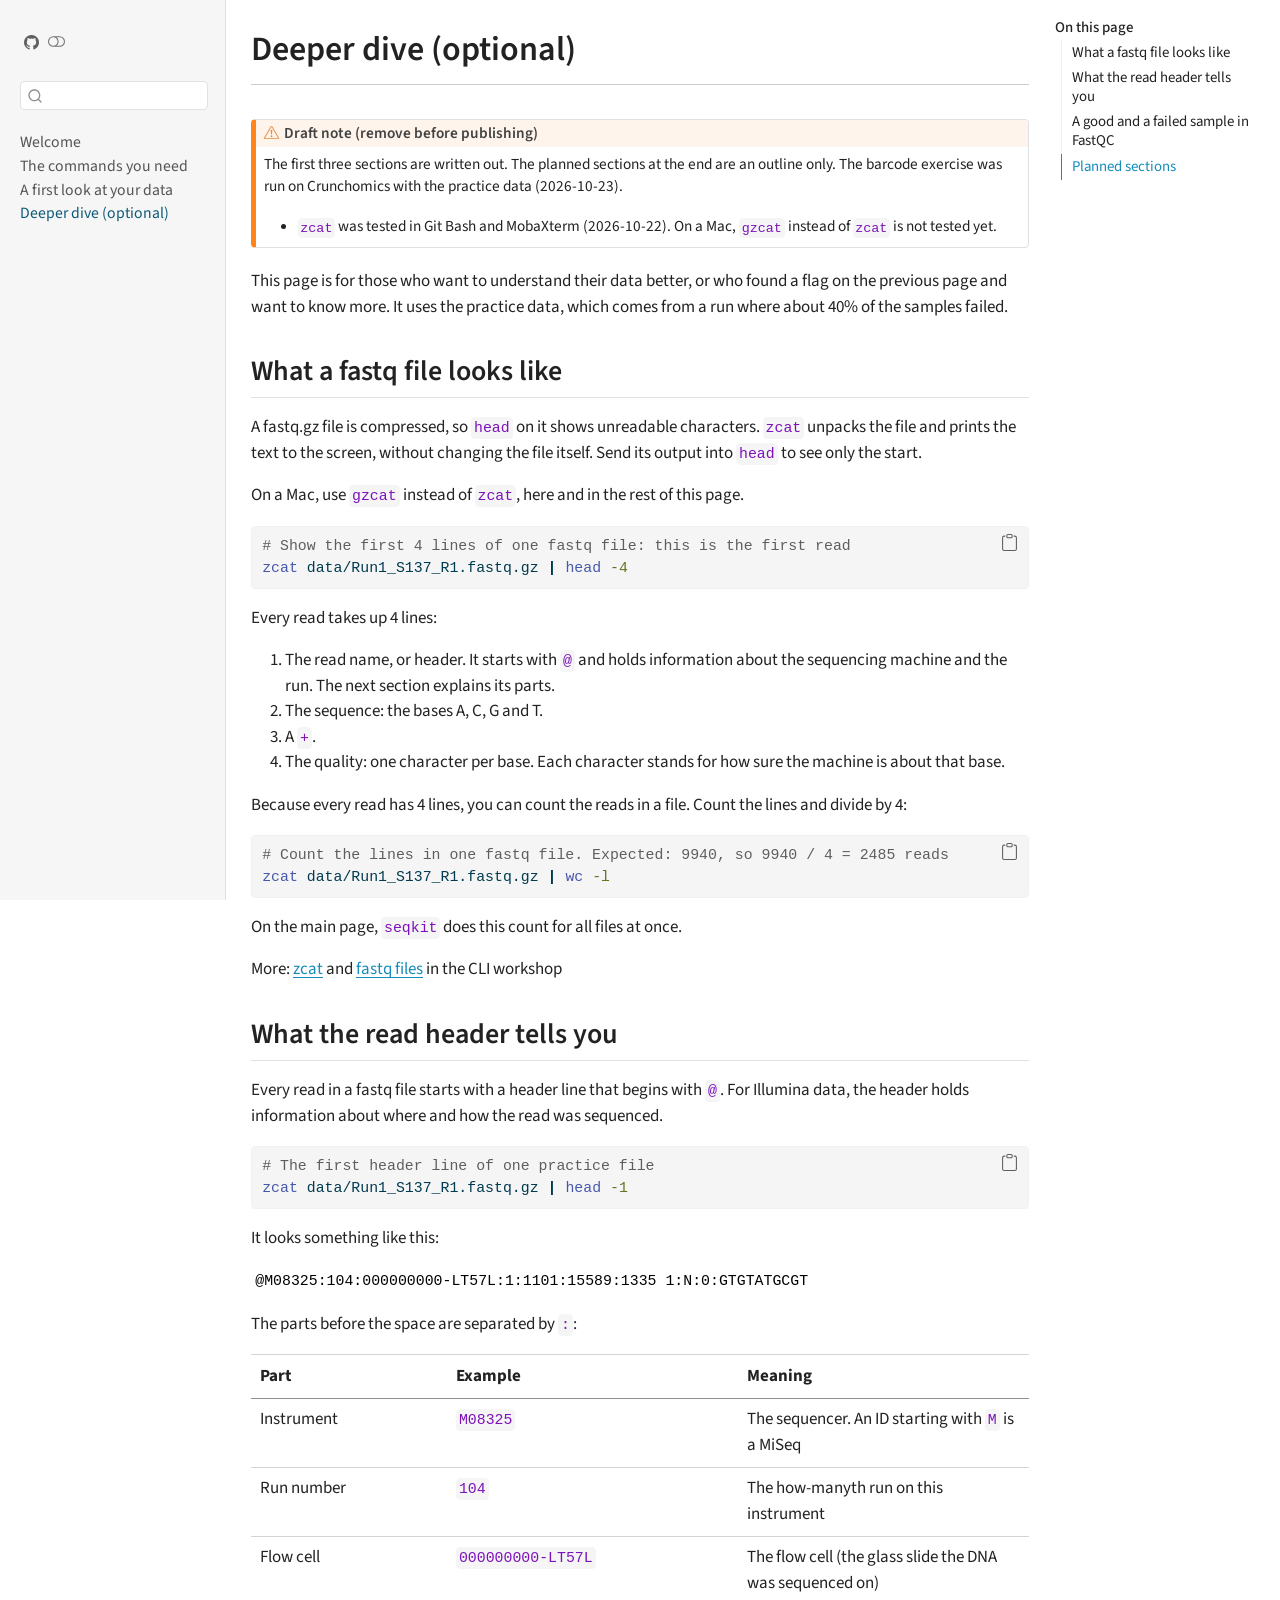
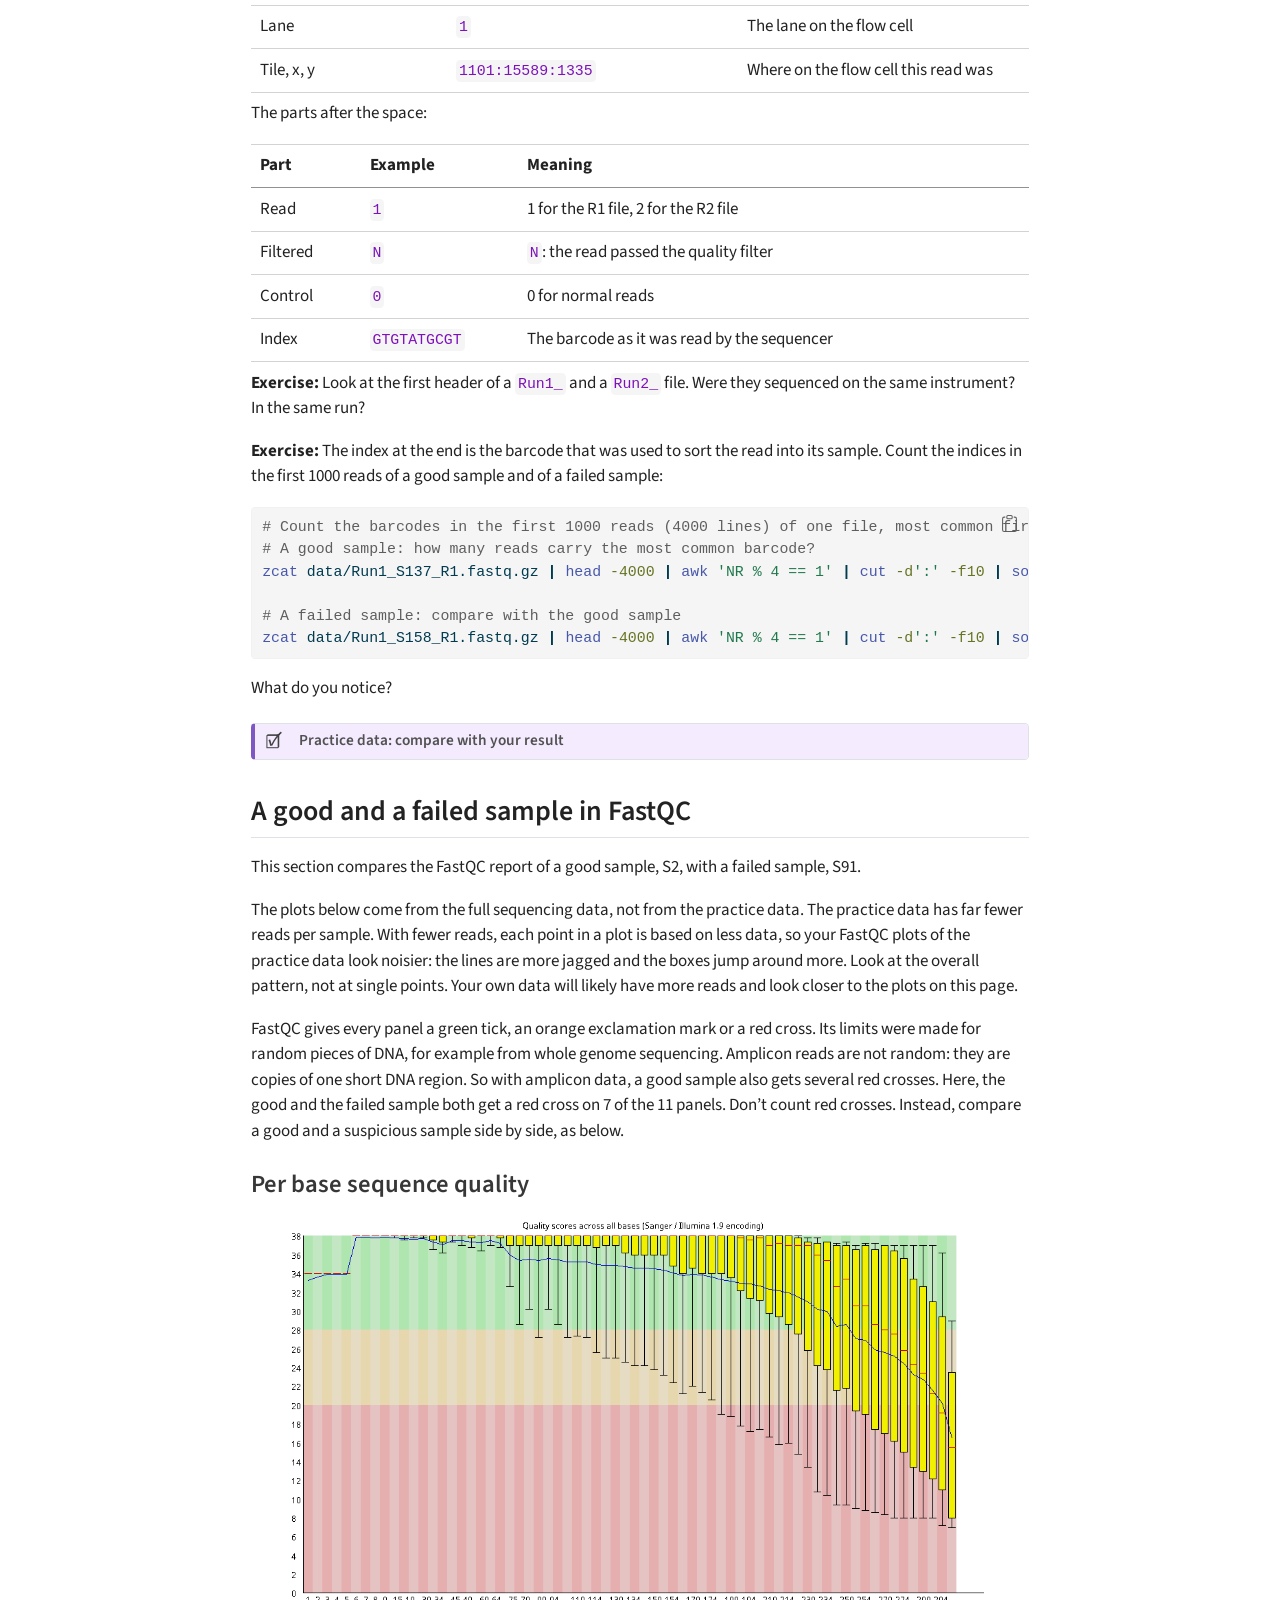
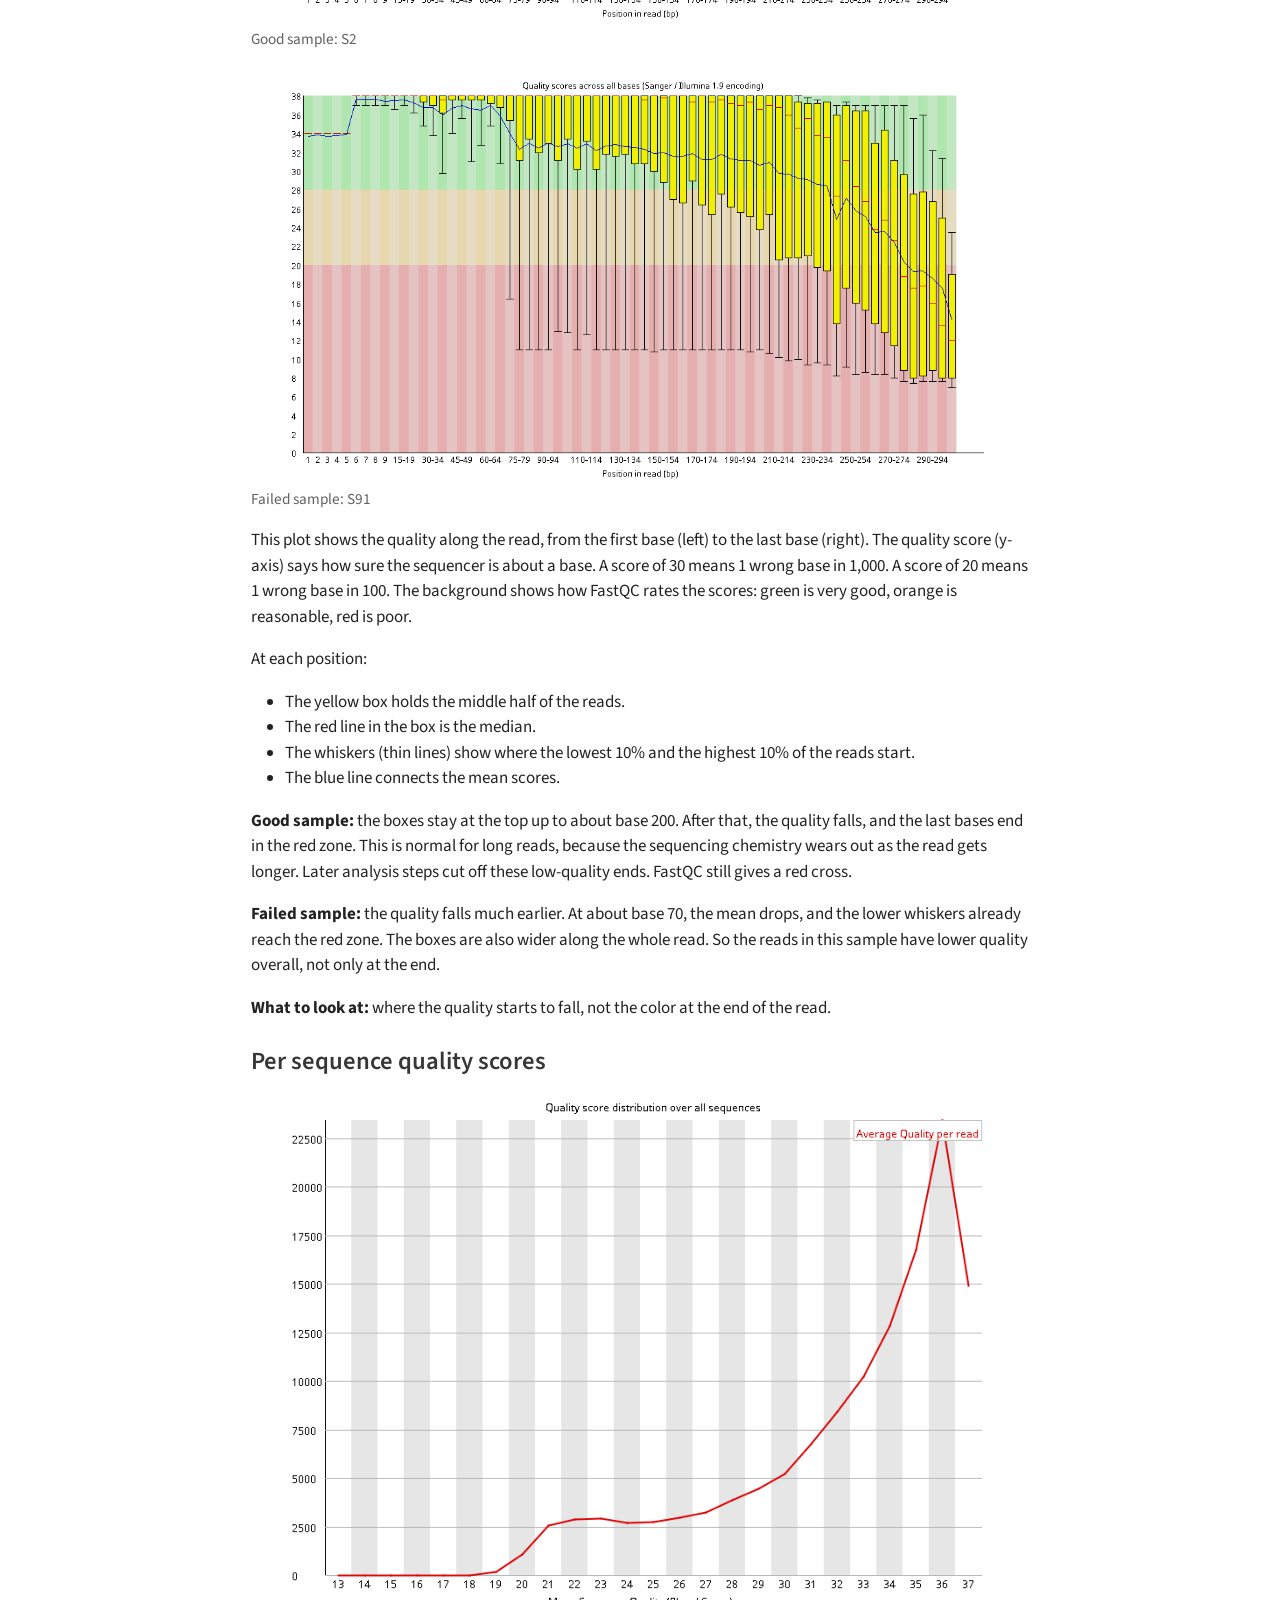
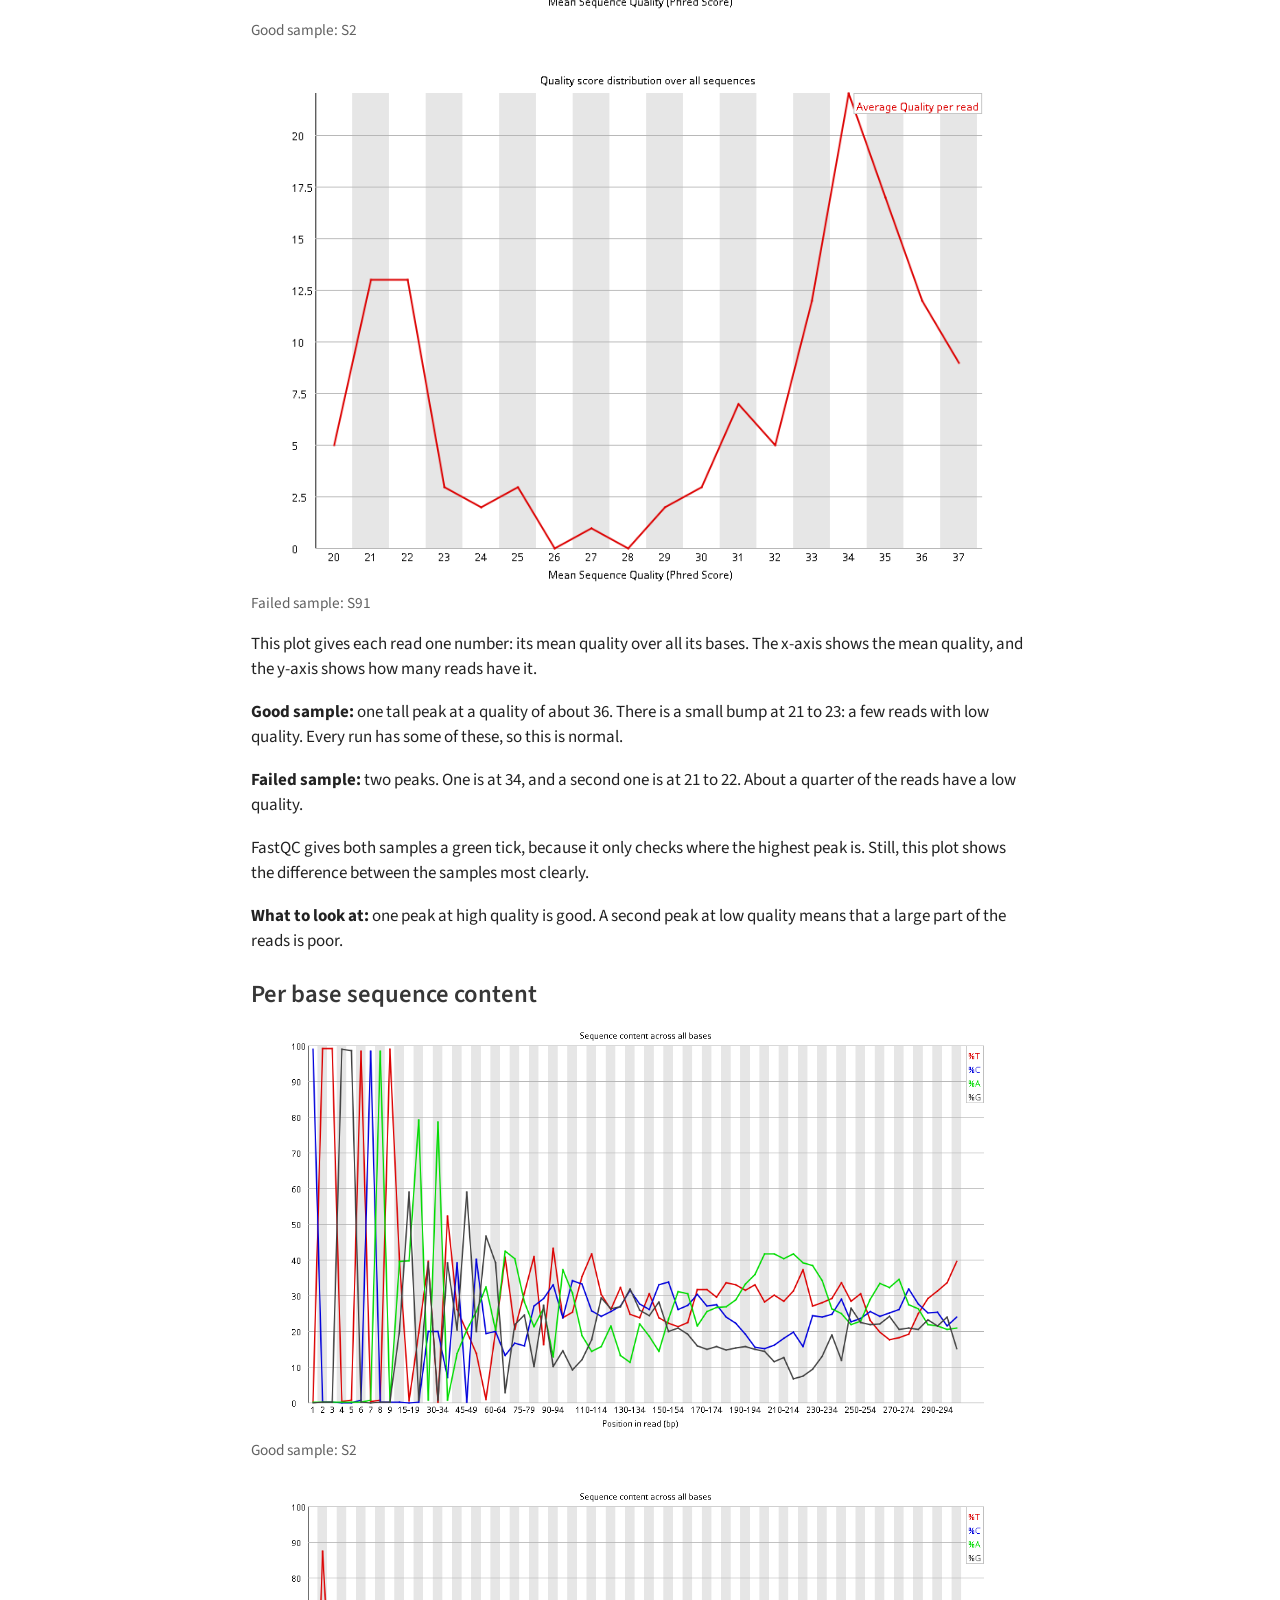
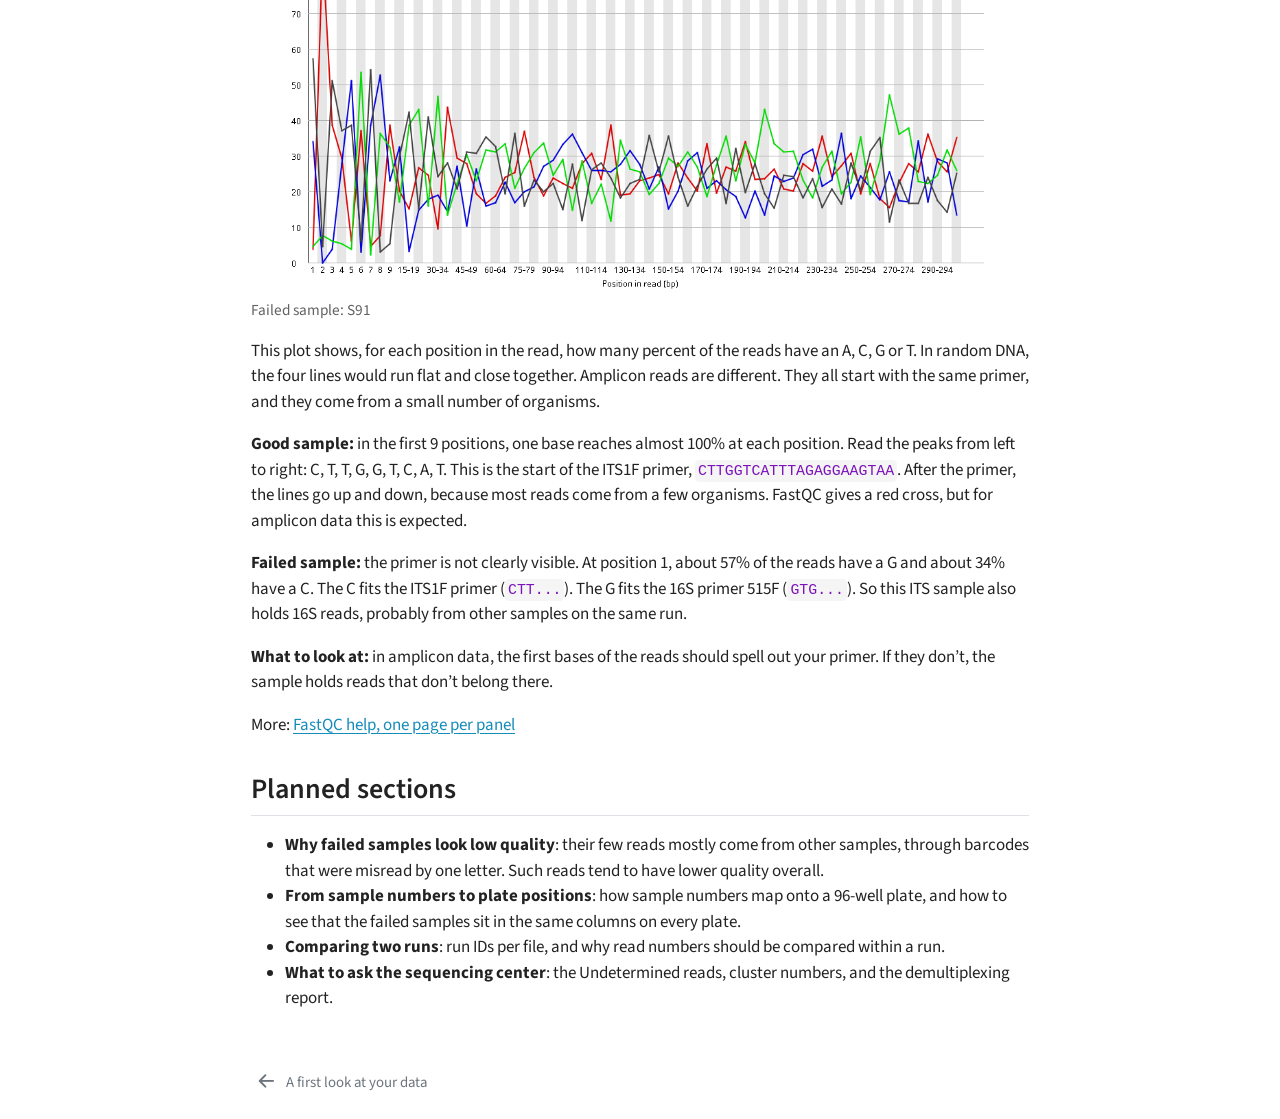
<file: docs/source/deeper_dive.html>
<!DOCTYPE html>
<html xmlns="http://www.w3.org/1999/xhtml" lang="en" xml:lang="en"><head>

<meta charset="utf-8">
<meta name="generator" content="quarto-1.8.25">

<meta name="viewport" content="width=device-width, initial-scale=1.0, user-scalable=yes">


<title>Deeper dive (optional) – First look at your sequencing data</title>
<style>
code{white-space: pre-wrap;}
span.smallcaps{font-variant: small-caps;}
div.columns{display: flex; gap: min(4vw, 1.5em);}
div.column{flex: auto; overflow-x: auto;}
div.hanging-indent{margin-left: 1.5em; text-indent: -1.5em;}
ul.task-list{list-style: none;}
ul.task-list li input[type="checkbox"] {
  width: 0.8em;
  margin: 0 0.8em 0.2em -1em; /* quarto-specific, see https://github.com/quarto-dev/quarto-cli/issues/4556 */ 
  vertical-align: middle;
}
/* CSS for syntax highlighting */
html { -webkit-text-size-adjust: 100%; }
pre > code.sourceCode { white-space: pre; position: relative; }
pre > code.sourceCode > span { display: inline-block; line-height: 1.25; }
pre > code.sourceCode > span:empty { height: 1.2em; }
.sourceCode { overflow: visible; }
code.sourceCode > span { color: inherit; text-decoration: inherit; }
div.sourceCode { margin: 1em 0; }
pre.sourceCode { margin: 0; }
@media screen {
div.sourceCode { overflow: auto; }
}
@media print {
pre > code.sourceCode { white-space: pre-wrap; }
pre > code.sourceCode > span { text-indent: -5em; padding-left: 5em; }
}
pre.numberSource code
  { counter-reset: source-line 0; }
pre.numberSource code > span
  { position: relative; left: -4em; counter-increment: source-line; }
pre.numberSource code > span > a:first-child::before
  { content: counter(source-line);
    position: relative; left: -1em; text-align: right; vertical-align: baseline;
    border: none; display: inline-block;
    -webkit-touch-callout: none; -webkit-user-select: none;
    -khtml-user-select: none; -moz-user-select: none;
    -ms-user-select: none; user-select: none;
    padding: 0 4px; width: 4em;
  }
pre.numberSource { margin-left: 3em;  padding-left: 4px; }
div.sourceCode
  {   }
@media screen {
pre > code.sourceCode > span > a:first-child::before { text-decoration: underline; }
}
</style>


<script src="../site_libs/quarto-nav/quarto-nav.js"></script>
<script src="../site_libs/quarto-nav/headroom.min.js"></script>
<script src="../site_libs/clipboard/clipboard.min.js"></script>
<script src="../site_libs/quarto-search/autocomplete.umd.js"></script>
<script src="../site_libs/quarto-search/fuse.min.js"></script>
<script src="../site_libs/quarto-search/quarto-search.js"></script>
<meta name="quarto:offset" content="../">
<link href="../source/first_look.html" rel="prev">
<script src="../site_libs/quarto-html/quarto.js" type="module"></script>
<script src="../site_libs/quarto-html/tabsets/tabsets.js" type="module"></script>
<script src="../site_libs/quarto-html/axe/axe-check.js" type="module"></script>
<script src="../site_libs/quarto-html/popper.min.js"></script>
<script src="../site_libs/quarto-html/tippy.umd.min.js"></script>
<script src="../site_libs/quarto-html/anchor.min.js"></script>
<link href="../site_libs/quarto-html/tippy.css" rel="stylesheet">
<link href="../site_libs/quarto-html/quarto-syntax-highlighting-7b89279ff1a6dce999919e0e67d4d9ec.css" rel="stylesheet" class="quarto-color-scheme" id="quarto-text-highlighting-styles">
<link href="../site_libs/quarto-html/quarto-syntax-highlighting-dark-707d8167ce6003fca903bfe2be84ab7f.css" rel="stylesheet" class="quarto-color-scheme quarto-color-alternate" id="quarto-text-highlighting-styles">
<link href="../site_libs/quarto-html/quarto-syntax-highlighting-7b89279ff1a6dce999919e0e67d4d9ec.css" rel="stylesheet" class="quarto-color-scheme-extra" id="quarto-text-highlighting-styles">
<script src="../site_libs/bootstrap/bootstrap.min.js"></script>
<link href="../site_libs/bootstrap/bootstrap-icons.css" rel="stylesheet">
<link href="../site_libs/bootstrap/bootstrap-07ba6b261650929f6c0e3bf61f8c80ad.min.css" rel="stylesheet" append-hash="true" class="quarto-color-scheme" id="quarto-bootstrap" data-mode="light">
<link href="../site_libs/bootstrap/bootstrap-dark-5290abd680639bf24a9d861acc7641a1.min.css" rel="stylesheet" append-hash="true" class="quarto-color-scheme quarto-color-alternate" id="quarto-bootstrap" data-mode="dark">
<link href="../site_libs/bootstrap/bootstrap-07ba6b261650929f6c0e3bf61f8c80ad.min.css" rel="stylesheet" append-hash="true" class="quarto-color-scheme-extra" id="quarto-bootstrap" data-mode="light">
<script id="quarto-search-options" type="application/json">{
  "location": "sidebar",
  "copy-button": false,
  "collapse-after": 3,
  "panel-placement": "start",
  "type": "textbox",
  "limit": 50,
  "keyboard-shortcut": [
    "f",
    "/",
    "s"
  ],
  "show-item-context": false,
  "language": {
    "search-no-results-text": "No results",
    "search-matching-documents-text": "matching documents",
    "search-copy-link-title": "Copy link to search",
    "search-hide-matches-text": "Hide additional matches",
    "search-more-match-text": "more match in this document",
    "search-more-matches-text": "more matches in this document",
    "search-clear-button-title": "Clear",
    "search-text-placeholder": "",
    "search-detached-cancel-button-title": "Cancel",
    "search-submit-button-title": "Submit",
    "search-label": "Search"
  }
}</script>


</head>

<body class="nav-sidebar docked quarto-light"><script id="quarto-html-before-body" type="application/javascript">
    const toggleBodyColorMode = (bsSheetEl) => {
      const mode = bsSheetEl.getAttribute("data-mode");
      const bodyEl = window.document.querySelector("body");
      if (mode === "dark") {
        bodyEl.classList.add("quarto-dark");
        bodyEl.classList.remove("quarto-light");
      } else {
        bodyEl.classList.add("quarto-light");
        bodyEl.classList.remove("quarto-dark");
      }
    }
    const toggleBodyColorPrimary = () => {
      const bsSheetEl = window.document.querySelector("link#quarto-bootstrap:not([rel=disabled-stylesheet])");
      if (bsSheetEl) {
        toggleBodyColorMode(bsSheetEl);
      }
    }
    const setColorSchemeToggle = (alternate) => {
      const toggles = window.document.querySelectorAll('.quarto-color-scheme-toggle');
      for (let i=0; i < toggles.length; i++) {
        const toggle = toggles[i];
        if (toggle) {
          if (alternate) {
            toggle.classList.add("alternate");
          } else {
            toggle.classList.remove("alternate");
          }
        }
      }
    };
    const toggleColorMode = (alternate) => {
      // Switch the stylesheets
      const primaryStylesheets = window.document.querySelectorAll('link.quarto-color-scheme:not(.quarto-color-alternate)');
      const alternateStylesheets = window.document.querySelectorAll('link.quarto-color-scheme.quarto-color-alternate');
      manageTransitions('#quarto-margin-sidebar .nav-link', false);
      if (alternate) {
        // note: dark is layered on light, we don't disable primary!
        enableStylesheet(alternateStylesheets);
        for (const sheetNode of alternateStylesheets) {
          if (sheetNode.id === "quarto-bootstrap") {
            toggleBodyColorMode(sheetNode);
          }
        }
      } else {
        disableStylesheet(alternateStylesheets);
        enableStylesheet(primaryStylesheets)
        toggleBodyColorPrimary();
      }
      manageTransitions('#quarto-margin-sidebar .nav-link', true);
      // Switch the toggles
      setColorSchemeToggle(alternate)
      // Hack to workaround the fact that safari doesn't
      // properly recolor the scrollbar when toggling (#1455)
      if (navigator.userAgent.indexOf('Safari') > 0 && navigator.userAgent.indexOf('Chrome') == -1) {
        manageTransitions("body", false);
        window.scrollTo(0, 1);
        setTimeout(() => {
          window.scrollTo(0, 0);
          manageTransitions("body", true);
        }, 40);
      }
    }
    const disableStylesheet = (stylesheets) => {
      for (let i=0; i < stylesheets.length; i++) {
        const stylesheet = stylesheets[i];
        stylesheet.rel = 'disabled-stylesheet';
      }
    }
    const enableStylesheet = (stylesheets) => {
      for (let i=0; i < stylesheets.length; i++) {
        const stylesheet = stylesheets[i];
        if(stylesheet.rel !== 'stylesheet') { // for Chrome, which will still FOUC without this check
          stylesheet.rel = 'stylesheet';
        }
      }
    }
    const manageTransitions = (selector, allowTransitions) => {
      const els = window.document.querySelectorAll(selector);
      for (let i=0; i < els.length; i++) {
        const el = els[i];
        if (allowTransitions) {
          el.classList.remove('notransition');
        } else {
          el.classList.add('notransition');
        }
      }
    }
    const isFileUrl = () => {
      return window.location.protocol === 'file:';
    }
    const hasAlternateSentinel = () => {
      let styleSentinel = getColorSchemeSentinel();
      if (styleSentinel !== null) {
        return styleSentinel === "alternate";
      } else {
        return false;
      }
    }
    const setStyleSentinel = (alternate) => {
      const value = alternate ? "alternate" : "default";
      if (!isFileUrl()) {
        window.localStorage.setItem("quarto-color-scheme", value);
      } else {
        localAlternateSentinel = value;
      }
    }
    const getColorSchemeSentinel = () => {
      if (!isFileUrl()) {
        const storageValue = window.localStorage.getItem("quarto-color-scheme");
        return storageValue != null ? storageValue : localAlternateSentinel;
      } else {
        return localAlternateSentinel;
      }
    }
    const toggleGiscusIfUsed = (isAlternate, darkModeDefault) => {
      const baseTheme = document.querySelector('#giscus-base-theme')?.value ?? 'light';
      const alternateTheme = document.querySelector('#giscus-alt-theme')?.value ?? 'dark';
      let newTheme = '';
      if(authorPrefersDark) {
        newTheme = isAlternate ? baseTheme : alternateTheme;
      } else {
        newTheme = isAlternate ? alternateTheme : baseTheme;
      }
      const changeGiscusTheme = () => {
        // From: https://github.com/giscus/giscus/issues/336
        const sendMessage = (message) => {
          const iframe = document.querySelector('iframe.giscus-frame');
          if (!iframe) return;
          iframe.contentWindow.postMessage({ giscus: message }, 'https://giscus.app');
        }
        sendMessage({
          setConfig: {
            theme: newTheme
          }
        });
      }
      const isGiscussLoaded = window.document.querySelector('iframe.giscus-frame') !== null;
      if (isGiscussLoaded) {
        changeGiscusTheme();
      }
    };
    const authorPrefersDark = false;
    const darkModeDefault = authorPrefersDark;
      document.querySelector('link#quarto-text-highlighting-styles.quarto-color-scheme-extra').rel = 'disabled-stylesheet';
      document.querySelector('link#quarto-bootstrap.quarto-color-scheme-extra').rel = 'disabled-stylesheet';
    let localAlternateSentinel = darkModeDefault ? 'alternate' : 'default';
    // Dark / light mode switch
    window.quartoToggleColorScheme = () => {
      // Read the current dark / light value
      let toAlternate = !hasAlternateSentinel();
      toggleColorMode(toAlternate);
      setStyleSentinel(toAlternate);
      toggleGiscusIfUsed(toAlternate, darkModeDefault);
      window.dispatchEvent(new Event('resize'));
    };
    // Switch to dark mode if need be
    if (hasAlternateSentinel()) {
      toggleColorMode(true);
    } else {
      toggleColorMode(false);
    }
  </script>

<div id="quarto-search-results"></div>
  <header id="quarto-header" class="headroom fixed-top">
  <nav class="quarto-secondary-nav">
    <div class="container-fluid d-flex">
      <button type="button" class="quarto-btn-toggle btn" data-bs-toggle="collapse" role="button" data-bs-target=".quarto-sidebar-collapse-item" aria-controls="quarto-sidebar" aria-expanded="false" aria-label="Toggle sidebar navigation" onclick="if (window.quartoToggleHeadroom) { window.quartoToggleHeadroom(); }">
        <i class="bi bi-layout-text-sidebar-reverse"></i>
      </button>
        <nav class="quarto-page-breadcrumbs" aria-label="breadcrumb"><ol class="breadcrumb"><li class="breadcrumb-item"><a href="../source/deeper_dive.html">Deeper dive (optional)</a></li></ol></nav>
        <a class="flex-grow-1" role="navigation" data-bs-toggle="collapse" data-bs-target=".quarto-sidebar-collapse-item" aria-controls="quarto-sidebar" aria-expanded="false" aria-label="Toggle sidebar navigation" onclick="if (window.quartoToggleHeadroom) { window.quartoToggleHeadroom(); }">      
        </a>
      <button type="button" class="btn quarto-search-button" aria-label="Search" onclick="window.quartoOpenSearch();">
        <i class="bi bi-search"></i>
      </button>
    </div>
  </nav>
</header>
<!-- content -->
<div id="quarto-content" class="quarto-container page-columns page-rows-contents page-layout-article">
<!-- sidebar -->
  <nav id="quarto-sidebar" class="sidebar collapse collapse-horizontal quarto-sidebar-collapse-item sidebar-navigation docked overflow-auto">
    <div class="pt-lg-2 mt-2 text-left sidebar-header">
      <a href="../index.html" class="sidebar-logo-link">
      </a>
      <div class="sidebar-tools-main">
    <a href="https://github.com/ndombrowski/sequencing_qc" title="" class="quarto-navigation-tool px-1" aria-label=""><i class="bi bi-github"></i></a>
  <a href="" class="quarto-color-scheme-toggle quarto-navigation-tool  px-1" onclick="window.quartoToggleColorScheme(); return false;" title="Toggle dark mode"><i class="bi"></i></a>
</div>
      </div>
        <div class="mt-2 flex-shrink-0 align-items-center">
        <div class="sidebar-search">
        <div id="quarto-search" class="" title="Search"></div>
        </div>
        </div>
    <div class="sidebar-menu-container"> 
    <ul class="list-unstyled mt-1">
        <li class="sidebar-item">
  <div class="sidebar-item-container"> 
  <a href="../index.html" class="sidebar-item-text sidebar-link">
 <span class="menu-text">Welcome</span></a>
  </div>
</li>
        <li class="sidebar-item">
  <div class="sidebar-item-container"> 
  <a href="../source/cli_minimum.html" class="sidebar-item-text sidebar-link">
 <span class="menu-text">The commands you need</span></a>
  </div>
</li>
        <li class="sidebar-item">
  <div class="sidebar-item-container"> 
  <a href="../source/first_look.html" class="sidebar-item-text sidebar-link">
 <span class="menu-text">A first look at your data</span></a>
  </div>
</li>
        <li class="sidebar-item">
  <div class="sidebar-item-container"> 
  <a href="../source/deeper_dive.html" class="sidebar-item-text sidebar-link active">
 <span class="menu-text">Deeper dive (optional)</span></a>
  </div>
</li>
    </ul>
    </div>
</nav>
<div id="quarto-sidebar-glass" class="quarto-sidebar-collapse-item" data-bs-toggle="collapse" data-bs-target=".quarto-sidebar-collapse-item"></div>
<!-- margin-sidebar -->
    <div id="quarto-margin-sidebar" class="sidebar margin-sidebar">
        <nav id="TOC" role="doc-toc" class="toc-active">
    <h2 id="toc-title">On this page</h2>
   
  <ul>
  <li><a href="#what-a-fastq-file-looks-like" id="toc-what-a-fastq-file-looks-like" class="nav-link active" data-scroll-target="#what-a-fastq-file-looks-like">What a fastq file looks like</a></li>
  <li><a href="#what-the-read-header-tells-you" id="toc-what-the-read-header-tells-you" class="nav-link" data-scroll-target="#what-the-read-header-tells-you">What the read header tells you</a></li>
  <li><a href="#a-good-and-a-failed-sample-in-fastqc" id="toc-a-good-and-a-failed-sample-in-fastqc" class="nav-link" data-scroll-target="#a-good-and-a-failed-sample-in-fastqc">A good and a failed sample in FastQC</a>
  <ul class="collapse">
  <li><a href="#per-base-sequence-quality" id="toc-per-base-sequence-quality" class="nav-link" data-scroll-target="#per-base-sequence-quality">Per base sequence quality</a></li>
  <li><a href="#per-sequence-quality-scores" id="toc-per-sequence-quality-scores" class="nav-link" data-scroll-target="#per-sequence-quality-scores">Per sequence quality scores</a></li>
  <li><a href="#per-base-sequence-content" id="toc-per-base-sequence-content" class="nav-link" data-scroll-target="#per-base-sequence-content">Per base sequence content</a></li>
  </ul></li>
  <li><a href="#planned-sections" id="toc-planned-sections" class="nav-link" data-scroll-target="#planned-sections">Planned sections</a></li>
  </ul>
</nav>
    </div>
<!-- main -->
<main class="content" id="quarto-document-content">


<header id="title-block-header" class="quarto-title-block default">
<div class="quarto-title">
<h1 class="title">Deeper dive (optional)</h1>
</div>



<div class="quarto-title-meta">

    
  
    
  </div>
  


</header>


<div class="callout callout-style-default callout-warning callout-titled">
<div class="callout-header d-flex align-content-center">
<div class="callout-icon-container">
<i class="callout-icon"></i>
</div>
<div class="callout-title-container flex-fill">
<span class="screen-reader-only">Warning</span>Draft note (remove before publishing)
</div>
</div>
<div class="callout-body-container callout-body">
<p>The first three sections are written out. The planned sections at the end are an outline only. The barcode exercise was run on Crunchomics with the practice data (2026-10-23).</p>
<ul>
<li><code>zcat</code> was tested in Git Bash and MobaXterm (2026-10-22). On a Mac, <code>gzcat</code> instead of <code>zcat</code> is not tested yet.</li>
</ul>
</div>
</div>
<p>This page is for those who want to understand their data better, or who found a flag on the previous page and want to know more. It uses the practice data, which comes from a run where about 40% of the samples failed.</p>
<section id="what-a-fastq-file-looks-like" class="level2">
<h2 class="anchored" data-anchor-id="what-a-fastq-file-looks-like">What a fastq file looks like</h2>
<p>A fastq.gz file is compressed, so <code>head</code> on it shows unreadable characters. <code>zcat</code> unpacks the file and prints the text to the screen, without changing the file itself. Send its output into <code>head</code> to see only the start.</p>
<p>On a Mac, use <code>gzcat</code> instead of <code>zcat</code>, here and in the rest of this page.</p>
<div class="cell">
<div class="code-copy-outer-scaffold"><div class="sourceCode cell-code" id="cb1"><pre class="sourceCode bash code-with-copy"><code class="sourceCode bash"><span id="cb1-1"><a href="#cb1-1" aria-hidden="true" tabindex="-1"></a><span class="co"># Show the first 4 lines of one fastq file: this is the first read</span></span>
<span id="cb1-2"><a href="#cb1-2" aria-hidden="true" tabindex="-1"></a><span class="fu">zcat</span> data/Run1_S137_R1.fastq.gz <span class="kw">|</span> <span class="fu">head</span> <span class="at">-4</span></span></code></pre></div><button title="Copy to Clipboard" class="code-copy-button"><i class="bi"></i></button></div>
</div>
<p>Every read takes up 4 lines:</p>
<ol type="1">
<li>The read name, or header. It starts with <code>@</code> and holds information about the sequencing machine and the run. The next section explains its parts.</li>
<li>The sequence: the bases A, C, G and T.</li>
<li>A <code>+</code>.</li>
<li>The quality: one character per base. Each character stands for how sure the machine is about that base.</li>
</ol>
<p>Because every read has 4 lines, you can count the reads in a file. Count the lines and divide by 4:</p>
<div class="cell">
<div class="code-copy-outer-scaffold"><div class="sourceCode cell-code" id="cb2"><pre class="sourceCode bash code-with-copy"><code class="sourceCode bash"><span id="cb2-1"><a href="#cb2-1" aria-hidden="true" tabindex="-1"></a><span class="co"># Count the lines in one fastq file. Expected: 9940, so 9940 / 4 = 2485 reads</span></span>
<span id="cb2-2"><a href="#cb2-2" aria-hidden="true" tabindex="-1"></a><span class="fu">zcat</span> data/Run1_S137_R1.fastq.gz <span class="kw">|</span> <span class="fu">wc</span> <span class="at">-l</span></span></code></pre></div><button title="Copy to Clipboard" class="code-copy-button"><i class="bi"></i></button></div>
</div>
<p>On the main page, <code>seqkit</code> does this count for all files at once.</p>
<p>More: <a href="https://ndombrowski.github.io/cli_workshop/source/bash_intro.html#zcat-decompress-and-print-to-screen">zcat</a> and <a href="https://ndombrowski.github.io/cli_workshop/source/bash_intro.html#exploring-the-content-of-compressed-fastq-files">fastq files</a> in the CLI workshop</p>
</section>
<section id="what-the-read-header-tells-you" class="level2">
<h2 class="anchored" data-anchor-id="what-the-read-header-tells-you">What the read header tells you</h2>
<p>Every read in a fastq file starts with a header line that begins with <code>@</code>. For Illumina data, the header holds information about where and how the read was sequenced.</p>
<div class="cell">
<div class="code-copy-outer-scaffold"><div class="sourceCode cell-code" id="cb3"><pre class="sourceCode bash code-with-copy"><code class="sourceCode bash"><span id="cb3-1"><a href="#cb3-1" aria-hidden="true" tabindex="-1"></a><span class="co"># The first header line of one practice file</span></span>
<span id="cb3-2"><a href="#cb3-2" aria-hidden="true" tabindex="-1"></a><span class="fu">zcat</span> data/Run1_S137_R1.fastq.gz <span class="kw">|</span> <span class="fu">head</span> <span class="at">-1</span></span></code></pre></div><button title="Copy to Clipboard" class="code-copy-button"><i class="bi"></i></button></div>
</div>
<p>It looks something like this:</p>
<pre><code>@M08325:104:000000000-LT57L:1:1101:15589:1335 1:N:0:GTGTATGCGT</code></pre>
<p>The parts before the space are separated by <code>:</code>:</p>
<table class="caption-top table">
<colgroup>
<col style="width: 25%">
<col style="width: 37%">
<col style="width: 37%">
</colgroup>
<thead>
<tr class="header">
<th>Part</th>
<th>Example</th>
<th>Meaning</th>
</tr>
</thead>
<tbody>
<tr class="odd">
<td>Instrument</td>
<td><code>M08325</code></td>
<td>The sequencer. An ID starting with <code>M</code> is a MiSeq</td>
</tr>
<tr class="even">
<td>Run number</td>
<td><code>104</code></td>
<td>The how-manyth run on this instrument</td>
</tr>
<tr class="odd">
<td>Flow cell</td>
<td><code>000000000-LT57L</code></td>
<td>The flow cell (the glass slide the DNA was sequenced on)</td>
</tr>
<tr class="even">
<td>Lane</td>
<td><code>1</code></td>
<td>The lane on the flow cell</td>
</tr>
<tr class="odd">
<td>Tile, x, y</td>
<td><code>1101:15589:1335</code></td>
<td>Where on the flow cell this read was</td>
</tr>
</tbody>
</table>
<p>The parts after the space:</p>
<table class="caption-top table">
<colgroup>
<col style="width: 14%">
<col style="width: 20%">
<col style="width: 65%">
</colgroup>
<thead>
<tr class="header">
<th>Part</th>
<th>Example</th>
<th>Meaning</th>
</tr>
</thead>
<tbody>
<tr class="odd">
<td>Read</td>
<td><code>1</code></td>
<td>1 for the R1 file, 2 for the R2 file</td>
</tr>
<tr class="even">
<td>Filtered</td>
<td><code>N</code></td>
<td><code>N</code>: the read passed the quality filter</td>
</tr>
<tr class="odd">
<td>Control</td>
<td><code>0</code></td>
<td>0 for normal reads</td>
</tr>
<tr class="even">
<td>Index</td>
<td><code>GTGTATGCGT</code></td>
<td>The barcode as it was read by the sequencer</td>
</tr>
</tbody>
</table>
<p><strong>Exercise:</strong> Look at the first header of a <code>Run1_</code> and a <code>Run2_</code> file. Were they sequenced on the same instrument? In the same run?</p>
<p><strong>Exercise:</strong> The index at the end is the barcode that was used to sort the read into its sample. Count the indices in the first 1000 reads of a good sample and of a failed sample:</p>
<div class="cell">
<div class="code-copy-outer-scaffold"><div class="sourceCode cell-code" id="cb5"><pre class="sourceCode bash code-with-copy"><code class="sourceCode bash"><span id="cb5-1"><a href="#cb5-1" aria-hidden="true" tabindex="-1"></a><span class="co"># Count the barcodes in the first 1000 reads (4000 lines) of one file, most common first</span></span>
<span id="cb5-2"><a href="#cb5-2" aria-hidden="true" tabindex="-1"></a><span class="co"># A good sample: how many reads carry the most common barcode?</span></span>
<span id="cb5-3"><a href="#cb5-3" aria-hidden="true" tabindex="-1"></a><span class="fu">zcat</span> data/Run1_S137_R1.fastq.gz <span class="kw">|</span> <span class="fu">head</span> <span class="at">-4000</span> <span class="kw">|</span> <span class="fu">awk</span> <span class="st">'NR % 4 == 1'</span> <span class="kw">|</span> <span class="fu">cut</span> <span class="at">-d</span><span class="st">':'</span> <span class="at">-f10</span> <span class="kw">|</span> <span class="fu">sort</span> <span class="kw">|</span> <span class="fu">uniq</span> <span class="at">-c</span> <span class="kw">|</span> <span class="fu">sort</span> <span class="at">-rn</span> <span class="kw">|</span> <span class="fu">head</span></span>
<span id="cb5-4"><a href="#cb5-4" aria-hidden="true" tabindex="-1"></a></span>
<span id="cb5-5"><a href="#cb5-5" aria-hidden="true" tabindex="-1"></a><span class="co"># A failed sample: compare with the good sample</span></span>
<span id="cb5-6"><a href="#cb5-6" aria-hidden="true" tabindex="-1"></a><span class="fu">zcat</span> data/Run1_S158_R1.fastq.gz <span class="kw">|</span> <span class="fu">head</span> <span class="at">-4000</span> <span class="kw">|</span> <span class="fu">awk</span> <span class="st">'NR % 4 == 1'</span> <span class="kw">|</span> <span class="fu">cut</span> <span class="at">-d</span><span class="st">':'</span> <span class="at">-f10</span> <span class="kw">|</span> <span class="fu">sort</span> <span class="kw">|</span> <span class="fu">uniq</span> <span class="at">-c</span> <span class="kw">|</span> <span class="fu">sort</span> <span class="at">-rn</span> <span class="kw">|</span> <span class="fu">head</span></span></code></pre></div><button title="Copy to Clipboard" class="code-copy-button"><i class="bi"></i></button></div>
</div>
<p>What do you notice?</p>
<div class="callout callout-style-default callout-answer callout-titled" title="Practice data: compare with your result">
<div class="callout-header d-flex align-content-center collapsed" data-bs-toggle="collapse" data-bs-target=".callout-2-contents" aria-controls="callout-2" aria-expanded="false" aria-label="Toggle callout">
<div class="callout-icon-container">
<i class="callout-icon"></i>
</div>
<div class="callout-title-container flex-fill">
<span class="screen-reader-only">Answer</span>Practice data: compare with your result
</div>
<div class="callout-btn-toggle d-inline-block border-0 py-1 ps-1 pe-0 float-end"><i class="callout-toggle"></i></div>
</div>
<div id="callout-2" class="callout-2-contents callout-collapse collapse">
<div class="callout-body-container callout-body">
<p>Good sample, <code>Run1_S137</code>:</p>
<pre><code>    919 ACGTATCATC
     18 CCGTATCATC
     10 TCGTATCATC
      8 ACGTAGCATC
      5 ACGTATCACC
      4 GCGTATCATC
      4 ACGTATCATT
      4 ACGTATCATA
      4 ACGTAACATC
      3 ACTTATCATC</code></pre>
<p>Failed sample, <code>Run1_S158</code>:</p>
<pre><code>      4 TGATGTATGT
      2 TGGTGTATGT
      1 TTATGTATGT
      1 TGTTGTATGT
      1 TGATGTAAGT
      1 GGATGTATGT</code></pre>
<p><strong>Good sample:</strong> 919 of the 1000 reads carry the same barcode, <code>ACGTATCATC</code>. The other barcodes differ from it in one letter. In these reads, the sequencer misread one base of the barcode. The software that sorts the reads into samples allows for small reading errors like this, so these reads still end up in the right sample.</p>
<p><strong>Failed sample:</strong> the file has only 10 reads, so the command shows all of them. Only 4 of the 10 reads carry the most common barcode, <code>TGATGTATGT</code>. The other 6 each differ from it in one letter.</p>
<p>So in the good sample, more than 9 in 10 reads carry the exact barcode. In the failed sample, fewer than half do. When a sample has almost no reads of its own, the reads with a misread barcode make up a much larger part of the few reads it has.</p>
<p>To check which barcode belongs to which sample, look at the sample sheet from the sequencing center.</p>
</div>
</div>
</div>
</section>
<section id="a-good-and-a-failed-sample-in-fastqc" class="level2">
<h2 class="anchored" data-anchor-id="a-good-and-a-failed-sample-in-fastqc">A good and a failed sample in FastQC</h2>
<p>This section compares the FastQC report of a good sample, S2, with a failed sample, S91.</p>
<p>The plots below come from the full sequencing data, not from the practice data. The practice data has far fewer reads per sample. With fewer reads, each point in a plot is based on less data, so your FastQC plots of the practice data look noisier: the lines are more jagged and the boxes jump around more. Look at the overall pattern, not at single points. Your own data will likely have more reads and look closer to the plots on this page.</p>
<p>FastQC gives every panel a green tick, an orange exclamation mark or a red cross. Its limits were made for random pieces of DNA, for example from whole genome sequencing. Amplicon reads are not random: they are copies of one short DNA region. So with amplicon data, a good sample also gets several red crosses. Here, the good and the failed sample both get a red cross on 7 of the 11 panels. Don’t count red crosses. Instead, compare a good and a suspicious sample side by side, as below.</p>
<section id="per-base-sequence-quality" class="level3">
<h3 class="anchored" data-anchor-id="per-base-sequence-quality">Per base sequence quality</h3>
<div class="quarto-figure quarto-figure-center">
<figure class="figure">
<p><img src="../img/fastqc_S2_per_base_quality.png" class="img-fluid figure-img" width="700"></p>
<figcaption>Good sample: S2</figcaption>
</figure>
</div>
<div class="quarto-figure quarto-figure-center">
<figure class="figure">
<p><img src="../img/fastqc_S91_per_base_quality.png" class="img-fluid figure-img" width="700"></p>
<figcaption>Failed sample: S91</figcaption>
</figure>
</div>
<p>This plot shows the quality along the read, from the first base (left) to the last base (right). The quality score (y-axis) says how sure the sequencer is about a base. A score of 30 means 1 wrong base in 1,000. A score of 20 means 1 wrong base in 100. The background shows how FastQC rates the scores: green is very good, orange is reasonable, red is poor.</p>
<p>At each position:</p>
<ul>
<li>The yellow box holds the middle half of the reads.</li>
<li>The red line in the box is the median.</li>
<li>The whiskers (thin lines) show where the lowest 10% and the highest 10% of the reads start.</li>
<li>The blue line connects the mean scores.</li>
</ul>
<p><strong>Good sample:</strong> the boxes stay at the top up to about base 200. After that, the quality falls, and the last bases end in the red zone. This is normal for long reads, because the sequencing chemistry wears out as the read gets longer. Later analysis steps cut off these low-quality ends. FastQC still gives a red cross.</p>
<p><strong>Failed sample:</strong> the quality falls much earlier. At about base 70, the mean drops, and the lower whiskers already reach the red zone. The boxes are also wider along the whole read. So the reads in this sample have lower quality overall, not only at the end.</p>
<p><strong>What to look at:</strong> where the quality starts to fall, not the color at the end of the read.</p>
</section>
<section id="per-sequence-quality-scores" class="level3">
<h3 class="anchored" data-anchor-id="per-sequence-quality-scores">Per sequence quality scores</h3>
<div class="quarto-figure quarto-figure-center">
<figure class="figure">
<p><img src="../img/fastqc_S2_per_sequence_quality.png" class="img-fluid figure-img" width="700"></p>
<figcaption>Good sample: S2</figcaption>
</figure>
</div>
<div class="quarto-figure quarto-figure-center">
<figure class="figure">
<p><img src="../img/fastqc_S91_per_sequence_quality.png" class="img-fluid figure-img" width="700"></p>
<figcaption>Failed sample: S91</figcaption>
</figure>
</div>
<p>This plot gives each read one number: its mean quality over all its bases. The x-axis shows the mean quality, and the y-axis shows how many reads have it.</p>
<p><strong>Good sample:</strong> one tall peak at a quality of about 36. There is a small bump at 21 to 23: a few reads with low quality. Every run has some of these, so this is normal.</p>
<p><strong>Failed sample:</strong> two peaks. One is at 34, and a second one is at 21 to 22. About a quarter of the reads have a low quality.</p>
<p>FastQC gives both samples a green tick, because it only checks where the highest peak is. Still, this plot shows the difference between the samples most clearly.</p>
<p><strong>What to look at:</strong> one peak at high quality is good. A second peak at low quality means that a large part of the reads is poor.</p>
</section>
<section id="per-base-sequence-content" class="level3">
<h3 class="anchored" data-anchor-id="per-base-sequence-content">Per base sequence content</h3>
<div class="quarto-figure quarto-figure-center">
<figure class="figure">
<p><img src="../img/fastqc_S2_per_base_content.png" class="img-fluid figure-img" width="700"></p>
<figcaption>Good sample: S2</figcaption>
</figure>
</div>
<div class="quarto-figure quarto-figure-center">
<figure class="figure">
<p><img src="../img/fastqc_S91_per_base_content.png" class="img-fluid figure-img" width="700"></p>
<figcaption>Failed sample: S91</figcaption>
</figure>
</div>
<p>This plot shows, for each position in the read, how many percent of the reads have an A, C, G or T. In random DNA, the four lines would run flat and close together. Amplicon reads are different. They all start with the same primer, and they come from a small number of organisms.</p>
<p><strong>Good sample:</strong> in the first 9 positions, one base reaches almost 100% at each position. Read the peaks from left to right: C, T, T, G, G, T, C, A, T. This is the start of the ITS1F primer, <code>CTTGGTCATTTAGAGGAAGTAA</code>. After the primer, the lines go up and down, because most reads come from a few organisms. FastQC gives a red cross, but for amplicon data this is expected.</p>
<p><strong>Failed sample:</strong> the primer is not clearly visible. At position 1, about 57% of the reads have a G and about 34% have a C. The C fits the ITS1F primer (<code>CTT...</code>). The G fits the 16S primer 515F (<code>GTG...</code>). So this ITS sample also holds 16S reads, probably from other samples on the same run.</p>
<p><strong>What to look at:</strong> in amplicon data, the first bases of the reads should spell out your primer. If they don’t, the sample holds reads that don’t belong there.</p>
<p>More: <a href="https://www.bioinformatics.babraham.ac.uk/projects/fastqc/Help/3%20Analysis%20Modules/">FastQC help, one page per panel</a></p>
</section>
</section>
<section id="planned-sections" class="level2">
<h2 class="anchored" data-anchor-id="planned-sections">Planned sections</h2>
<ul>
<li><strong>Why failed samples look low quality</strong>: their few reads mostly come from other samples, through barcodes that were misread by one letter. Such reads tend to have lower quality overall.</li>
<li><strong>From sample numbers to plate positions</strong>: how sample numbers map onto a 96-well plate, and how to see that the failed samples sit in the same columns on every plate.</li>
<li><strong>Comparing two runs</strong>: run IDs per file, and why read numbers should be compared within a run.</li>
<li><strong>What to ask the sequencing center</strong>: the Undetermined reads, cluster numbers, and the demultiplexing report.</li>
</ul>


</section>

</main> <!-- /main -->
<script id="quarto-html-after-body" type="application/javascript">
  window.document.addEventListener("DOMContentLoaded", function (event) {
    // Ensure there is a toggle, if there isn't float one in the top right
    if (window.document.querySelector('.quarto-color-scheme-toggle') === null) {
      const a = window.document.createElement('a');
      a.classList.add('top-right');
      a.classList.add('quarto-color-scheme-toggle');
      a.href = "";
      a.onclick = function() { try { window.quartoToggleColorScheme(); } catch {} return false; };
      const i = window.document.createElement("i");
      i.classList.add('bi');
      a.appendChild(i);
      window.document.body.appendChild(a);
    }
    setColorSchemeToggle(hasAlternateSentinel())
    const icon = "";
    const anchorJS = new window.AnchorJS();
    anchorJS.options = {
      placement: 'right',
      icon: icon
    };
    anchorJS.add('.anchored');
    const isCodeAnnotation = (el) => {
      for (const clz of el.classList) {
        if (clz.startsWith('code-annotation-')) {                     
          return true;
        }
      }
      return false;
    }
    const onCopySuccess = function(e) {
      // button target
      const button = e.trigger;
      // don't keep focus
      button.blur();
      // flash "checked"
      button.classList.add('code-copy-button-checked');
      var currentTitle = button.getAttribute("title");
      button.setAttribute("title", "Copied!");
      let tooltip;
      if (window.bootstrap) {
        button.setAttribute("data-bs-toggle", "tooltip");
        button.setAttribute("data-bs-placement", "left");
        button.setAttribute("data-bs-title", "Copied!");
        tooltip = new bootstrap.Tooltip(button, 
          { trigger: "manual", 
            customClass: "code-copy-button-tooltip",
            offset: [0, -8]});
        tooltip.show();    
      }
      setTimeout(function() {
        if (tooltip) {
          tooltip.hide();
          button.removeAttribute("data-bs-title");
          button.removeAttribute("data-bs-toggle");
          button.removeAttribute("data-bs-placement");
        }
        button.setAttribute("title", currentTitle);
        button.classList.remove('code-copy-button-checked');
      }, 1000);
      // clear code selection
      e.clearSelection();
    }
    const getTextToCopy = function(trigger) {
      const outerScaffold = trigger.parentElement.cloneNode(true);
      const codeEl = outerScaffold.querySelector('code');
      for (const childEl of codeEl.children) {
        if (isCodeAnnotation(childEl)) {
          childEl.remove();
        }
      }
      return codeEl.innerText;
    }
    const clipboard = new window.ClipboardJS('.code-copy-button:not([data-in-quarto-modal])', {
      text: getTextToCopy
    });
    clipboard.on('success', onCopySuccess);
    if (window.document.getElementById('quarto-embedded-source-code-modal')) {
      const clipboardModal = new window.ClipboardJS('.code-copy-button[data-in-quarto-modal]', {
        text: getTextToCopy,
        container: window.document.getElementById('quarto-embedded-source-code-modal')
      });
      clipboardModal.on('success', onCopySuccess);
    }
      var localhostRegex = new RegExp(/^(?:http|https):\/\/localhost\:?[0-9]*\//);
      var mailtoRegex = new RegExp(/^mailto:/);
        var filterRegex = new RegExp('/' + window.location.host + '/');
      var isInternal = (href) => {
          return filterRegex.test(href) || localhostRegex.test(href) || mailtoRegex.test(href);
      }
      // Inspect non-navigation links and adorn them if external
     var links = window.document.querySelectorAll('a[href]:not(.nav-link):not(.navbar-brand):not(.toc-action):not(.sidebar-link):not(.sidebar-item-toggle):not(.pagination-link):not(.no-external):not([aria-hidden]):not(.dropdown-item):not(.quarto-navigation-tool):not(.about-link)');
      for (var i=0; i<links.length; i++) {
        const link = links[i];
        if (!isInternal(link.href)) {
          // undo the damage that might have been done by quarto-nav.js in the case of
          // links that we want to consider external
          if (link.dataset.originalHref !== undefined) {
            link.href = link.dataset.originalHref;
          }
        }
      }
    function tippyHover(el, contentFn, onTriggerFn, onUntriggerFn) {
      const config = {
        allowHTML: true,
        maxWidth: 500,
        delay: 100,
        arrow: false,
        appendTo: function(el) {
            return el.parentElement;
        },
        interactive: true,
        interactiveBorder: 10,
        theme: 'quarto',
        placement: 'bottom-start',
      };
      if (contentFn) {
        config.content = contentFn;
      }
      if (onTriggerFn) {
        config.onTrigger = onTriggerFn;
      }
      if (onUntriggerFn) {
        config.onUntrigger = onUntriggerFn;
      }
      window.tippy(el, config); 
    }
    const noterefs = window.document.querySelectorAll('a[role="doc-noteref"]');
    for (var i=0; i<noterefs.length; i++) {
      const ref = noterefs[i];
      tippyHover(ref, function() {
        // use id or data attribute instead here
        let href = ref.getAttribute('data-footnote-href') || ref.getAttribute('href');
        try { href = new URL(href).hash; } catch {}
        const id = href.replace(/^#\/?/, "");
        const note = window.document.getElementById(id);
        if (note) {
          return note.innerHTML;
        } else {
          return "";
        }
      });
    }
    const xrefs = window.document.querySelectorAll('a.quarto-xref');
    const processXRef = (id, note) => {
      // Strip column container classes
      const stripColumnClz = (el) => {
        el.classList.remove("page-full", "page-columns");
        if (el.children) {
          for (const child of el.children) {
            stripColumnClz(child);
          }
        }
      }
      stripColumnClz(note)
      if (id === null || id.startsWith('sec-')) {
        // Special case sections, only their first couple elements
        const container = document.createElement("div");
        if (note.children && note.children.length > 2) {
          container.appendChild(note.children[0].cloneNode(true));
          for (let i = 1; i < note.children.length; i++) {
            const child = note.children[i];
            if (child.tagName === "P" && child.innerText === "") {
              continue;
            } else {
              container.appendChild(child.cloneNode(true));
              break;
            }
          }
          if (window.Quarto?.typesetMath) {
            window.Quarto.typesetMath(container);
          }
          return container.innerHTML
        } else {
          if (window.Quarto?.typesetMath) {
            window.Quarto.typesetMath(note);
          }
          return note.innerHTML;
        }
      } else {
        // Remove any anchor links if they are present
        const anchorLink = note.querySelector('a.anchorjs-link');
        if (anchorLink) {
          anchorLink.remove();
        }
        if (window.Quarto?.typesetMath) {
          window.Quarto.typesetMath(note);
        }
        if (note.classList.contains("callout")) {
          return note.outerHTML;
        } else {
          return note.innerHTML;
        }
      }
    }
    for (var i=0; i<xrefs.length; i++) {
      const xref = xrefs[i];
      tippyHover(xref, undefined, function(instance) {
        instance.disable();
        let url = xref.getAttribute('href');
        let hash = undefined; 
        if (url.startsWith('#')) {
          hash = url;
        } else {
          try { hash = new URL(url).hash; } catch {}
        }
        if (hash) {
          const id = hash.replace(/^#\/?/, "");
          const note = window.document.getElementById(id);
          if (note !== null) {
            try {
              const html = processXRef(id, note.cloneNode(true));
              instance.setContent(html);
            } finally {
              instance.enable();
              instance.show();
            }
          } else {
            // See if we can fetch this
            fetch(url.split('#')[0])
            .then(res => res.text())
            .then(html => {
              const parser = new DOMParser();
              const htmlDoc = parser.parseFromString(html, "text/html");
              const note = htmlDoc.getElementById(id);
              if (note !== null) {
                const html = processXRef(id, note);
                instance.setContent(html);
              } 
            }).finally(() => {
              instance.enable();
              instance.show();
            });
          }
        } else {
          // See if we can fetch a full url (with no hash to target)
          // This is a special case and we should probably do some content thinning / targeting
          fetch(url)
          .then(res => res.text())
          .then(html => {
            const parser = new DOMParser();
            const htmlDoc = parser.parseFromString(html, "text/html");
            const note = htmlDoc.querySelector('main.content');
            if (note !== null) {
              // This should only happen for chapter cross references
              // (since there is no id in the URL)
              // remove the first header
              if (note.children.length > 0 && note.children[0].tagName === "HEADER") {
                note.children[0].remove();
              }
              const html = processXRef(null, note);
              instance.setContent(html);
            } 
          }).finally(() => {
            instance.enable();
            instance.show();
          });
        }
      }, function(instance) {
      });
    }
        let selectedAnnoteEl;
        const selectorForAnnotation = ( cell, annotation) => {
          let cellAttr = 'data-code-cell="' + cell + '"';
          let lineAttr = 'data-code-annotation="' +  annotation + '"';
          const selector = 'span[' + cellAttr + '][' + lineAttr + ']';
          return selector;
        }
        const selectCodeLines = (annoteEl) => {
          const doc = window.document;
          const targetCell = annoteEl.getAttribute("data-target-cell");
          const targetAnnotation = annoteEl.getAttribute("data-target-annotation");
          const annoteSpan = window.document.querySelector(selectorForAnnotation(targetCell, targetAnnotation));
          const lines = annoteSpan.getAttribute("data-code-lines").split(",");
          const lineIds = lines.map((line) => {
            return targetCell + "-" + line;
          })
          let top = null;
          let height = null;
          let parent = null;
          if (lineIds.length > 0) {
              //compute the position of the single el (top and bottom and make a div)
              const el = window.document.getElementById(lineIds[0]);
              top = el.offsetTop;
              height = el.offsetHeight;
              parent = el.parentElement.parentElement;
            if (lineIds.length > 1) {
              const lastEl = window.document.getElementById(lineIds[lineIds.length - 1]);
              const bottom = lastEl.offsetTop + lastEl.offsetHeight;
              height = bottom - top;
            }
            if (top !== null && height !== null && parent !== null) {
              // cook up a div (if necessary) and position it 
              let div = window.document.getElementById("code-annotation-line-highlight");
              if (div === null) {
                div = window.document.createElement("div");
                div.setAttribute("id", "code-annotation-line-highlight");
                div.style.position = 'absolute';
                parent.appendChild(div);
              }
              div.style.top = top - 2 + "px";
              div.style.height = height + 4 + "px";
              div.style.left = 0;
              let gutterDiv = window.document.getElementById("code-annotation-line-highlight-gutter");
              if (gutterDiv === null) {
                gutterDiv = window.document.createElement("div");
                gutterDiv.setAttribute("id", "code-annotation-line-highlight-gutter");
                gutterDiv.style.position = 'absolute';
                const codeCell = window.document.getElementById(targetCell);
                const gutter = codeCell.querySelector('.code-annotation-gutter');
                gutter.appendChild(gutterDiv);
              }
              gutterDiv.style.top = top - 2 + "px";
              gutterDiv.style.height = height + 4 + "px";
            }
            selectedAnnoteEl = annoteEl;
          }
        };
        const unselectCodeLines = () => {
          const elementsIds = ["code-annotation-line-highlight", "code-annotation-line-highlight-gutter"];
          elementsIds.forEach((elId) => {
            const div = window.document.getElementById(elId);
            if (div) {
              div.remove();
            }
          });
          selectedAnnoteEl = undefined;
        };
          // Handle positioning of the toggle
      window.addEventListener(
        "resize",
        throttle(() => {
          elRect = undefined;
          if (selectedAnnoteEl) {
            selectCodeLines(selectedAnnoteEl);
          }
        }, 10)
      );
      function throttle(fn, ms) {
      let throttle = false;
      let timer;
        return (...args) => {
          if(!throttle) { // first call gets through
              fn.apply(this, args);
              throttle = true;
          } else { // all the others get throttled
              if(timer) clearTimeout(timer); // cancel #2
              timer = setTimeout(() => {
                fn.apply(this, args);
                timer = throttle = false;
              }, ms);
          }
        };
      }
        // Attach click handler to the DT
        const annoteDls = window.document.querySelectorAll('dt[data-target-cell]');
        for (const annoteDlNode of annoteDls) {
          annoteDlNode.addEventListener('click', (event) => {
            const clickedEl = event.target;
            if (clickedEl !== selectedAnnoteEl) {
              unselectCodeLines();
              const activeEl = window.document.querySelector('dt[data-target-cell].code-annotation-active');
              if (activeEl) {
                activeEl.classList.remove('code-annotation-active');
              }
              selectCodeLines(clickedEl);
              clickedEl.classList.add('code-annotation-active');
            } else {
              // Unselect the line
              unselectCodeLines();
              clickedEl.classList.remove('code-annotation-active');
            }
          });
        }
    const findCites = (el) => {
      const parentEl = el.parentElement;
      if (parentEl) {
        const cites = parentEl.dataset.cites;
        if (cites) {
          return {
            el,
            cites: cites.split(' ')
          };
        } else {
          return findCites(el.parentElement)
        }
      } else {
        return undefined;
      }
    };
    var bibliorefs = window.document.querySelectorAll('a[role="doc-biblioref"]');
    for (var i=0; i<bibliorefs.length; i++) {
      const ref = bibliorefs[i];
      const citeInfo = findCites(ref);
      if (citeInfo) {
        tippyHover(citeInfo.el, function() {
          var popup = window.document.createElement('div');
          citeInfo.cites.forEach(function(cite) {
            var citeDiv = window.document.createElement('div');
            citeDiv.classList.add('hanging-indent');
            citeDiv.classList.add('csl-entry');
            var biblioDiv = window.document.getElementById('ref-' + cite);
            if (biblioDiv) {
              citeDiv.innerHTML = biblioDiv.innerHTML;
            }
            popup.appendChild(citeDiv);
          });
          return popup.innerHTML;
        });
      }
    }
  });
  </script>
<nav class="page-navigation">
  <div class="nav-page nav-page-previous">
      <a href="../source/first_look.html" class="pagination-link" aria-label="A first look at your data">
        <i class="bi bi-arrow-left-short"></i> <span class="nav-page-text">A first look at your data</span>
      </a>          
  </div>
  <div class="nav-page nav-page-next">
  </div>
</nav>
</div> <!-- /content -->




</body></html>
</file>
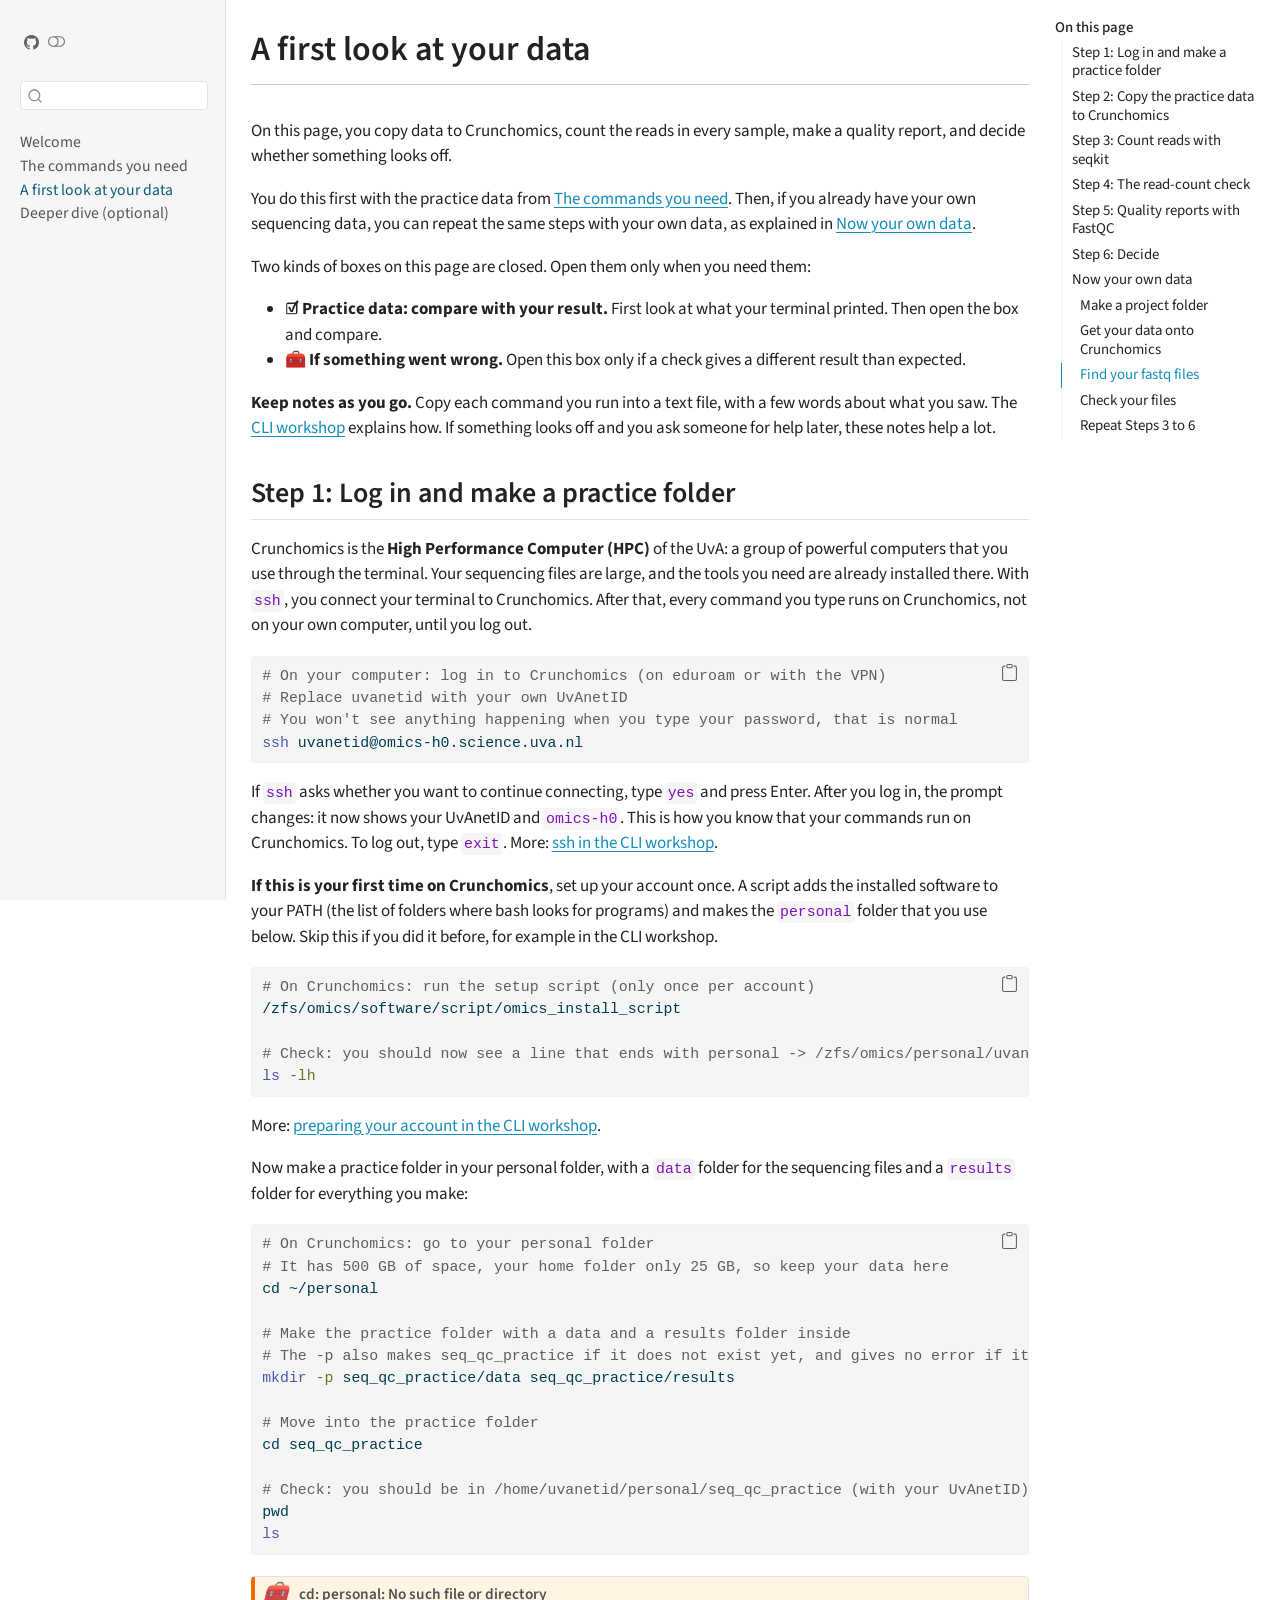
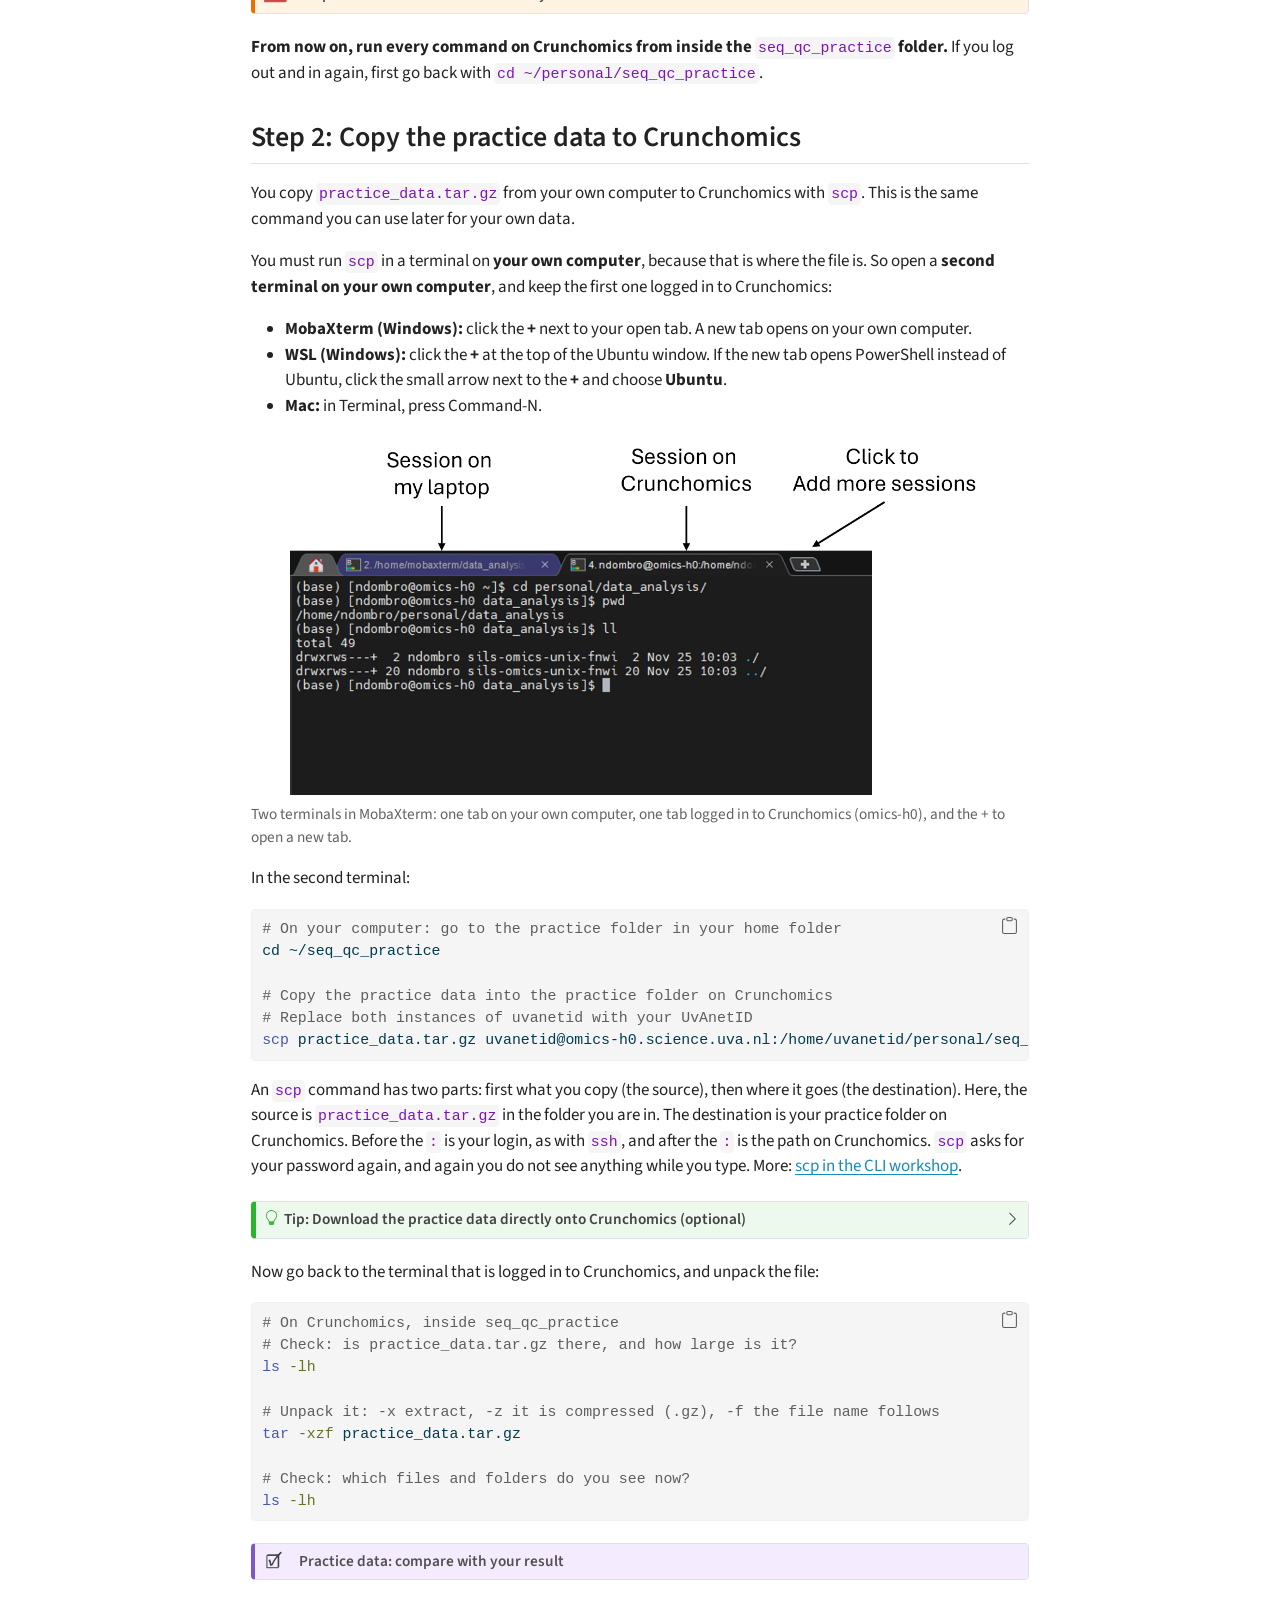
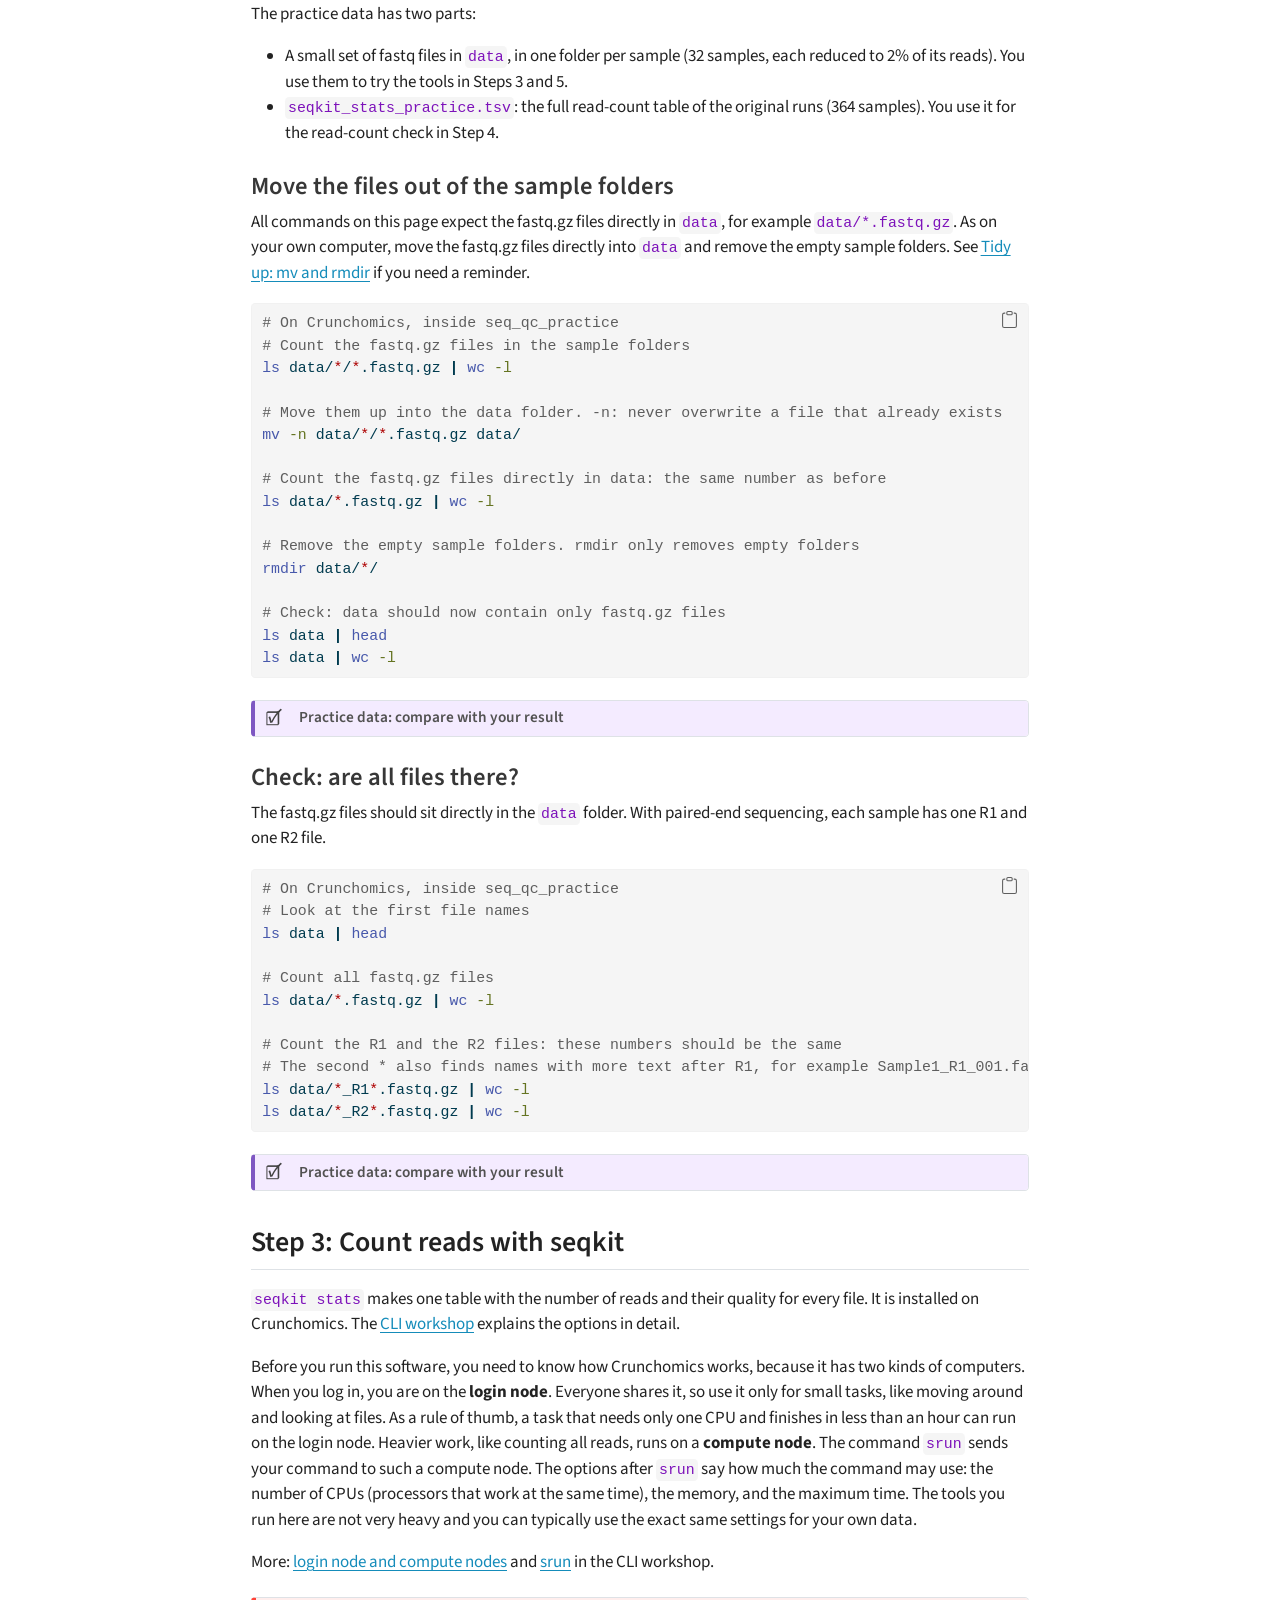
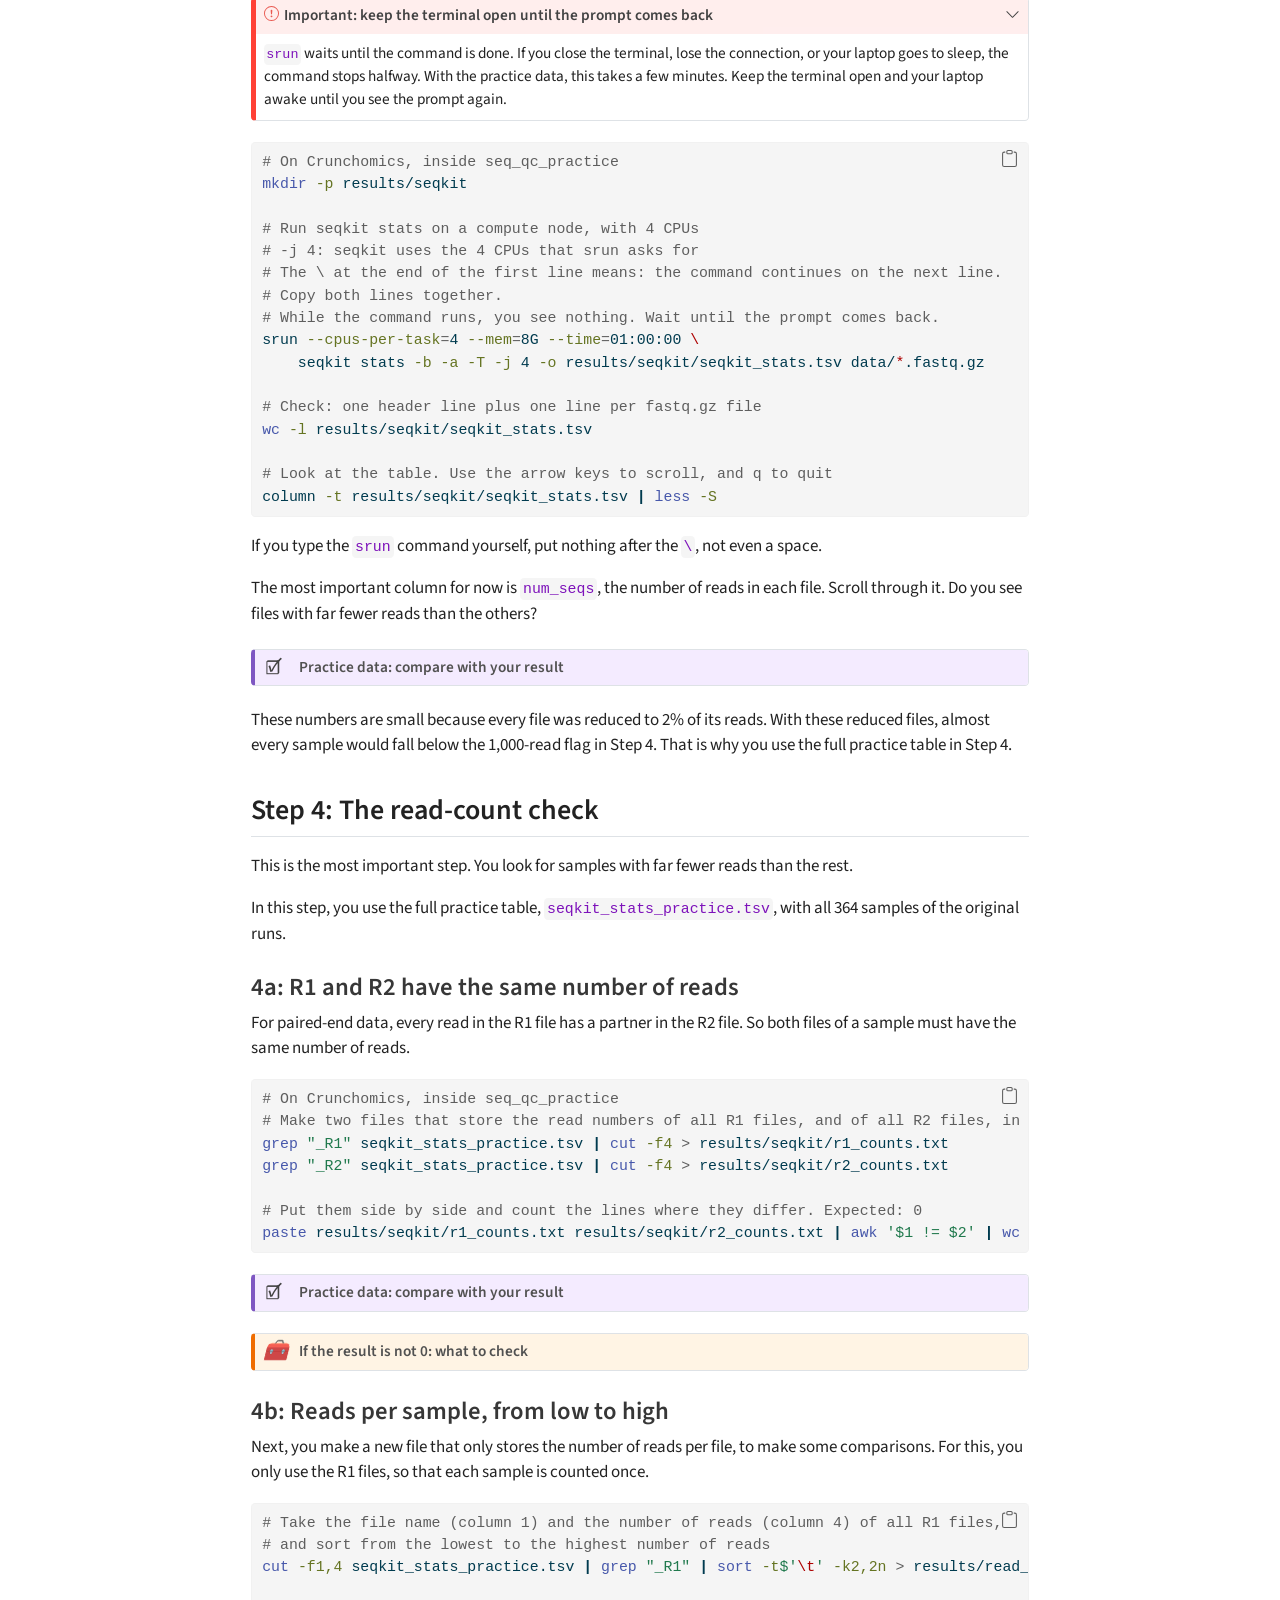
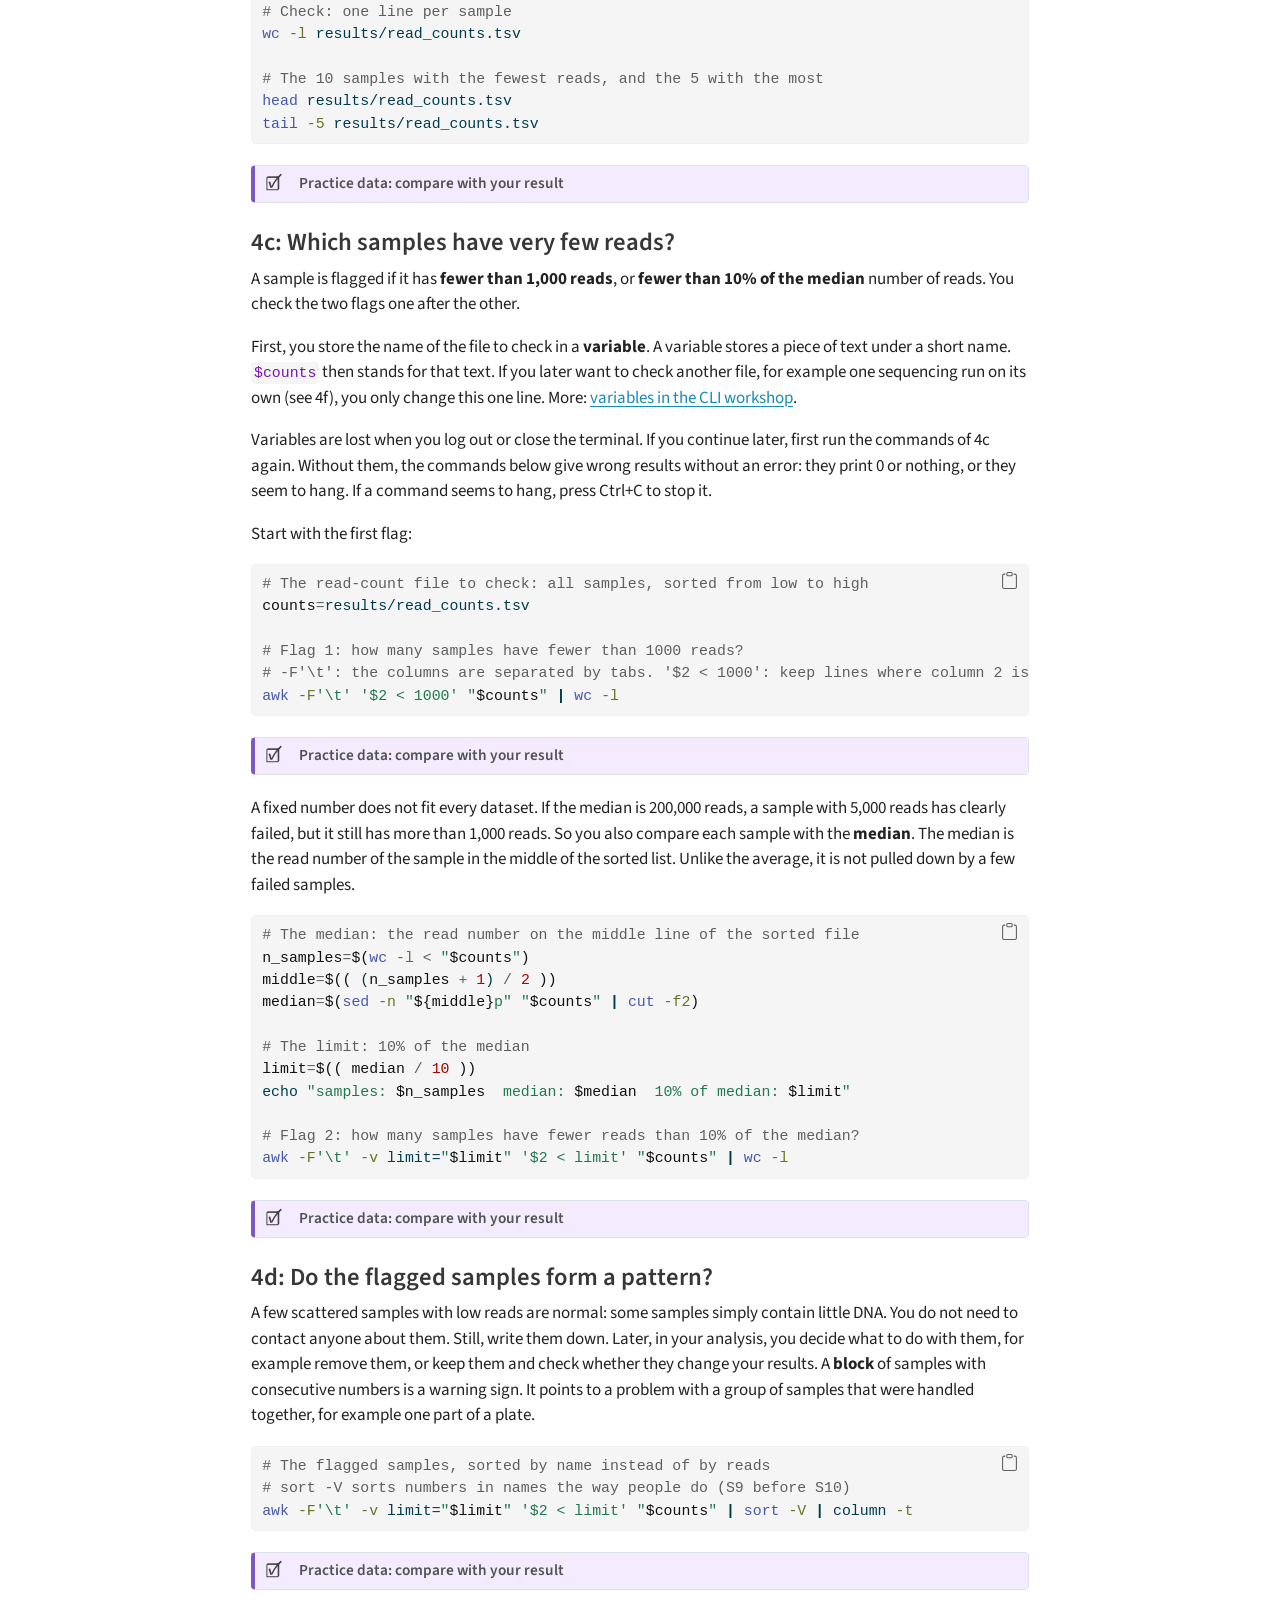
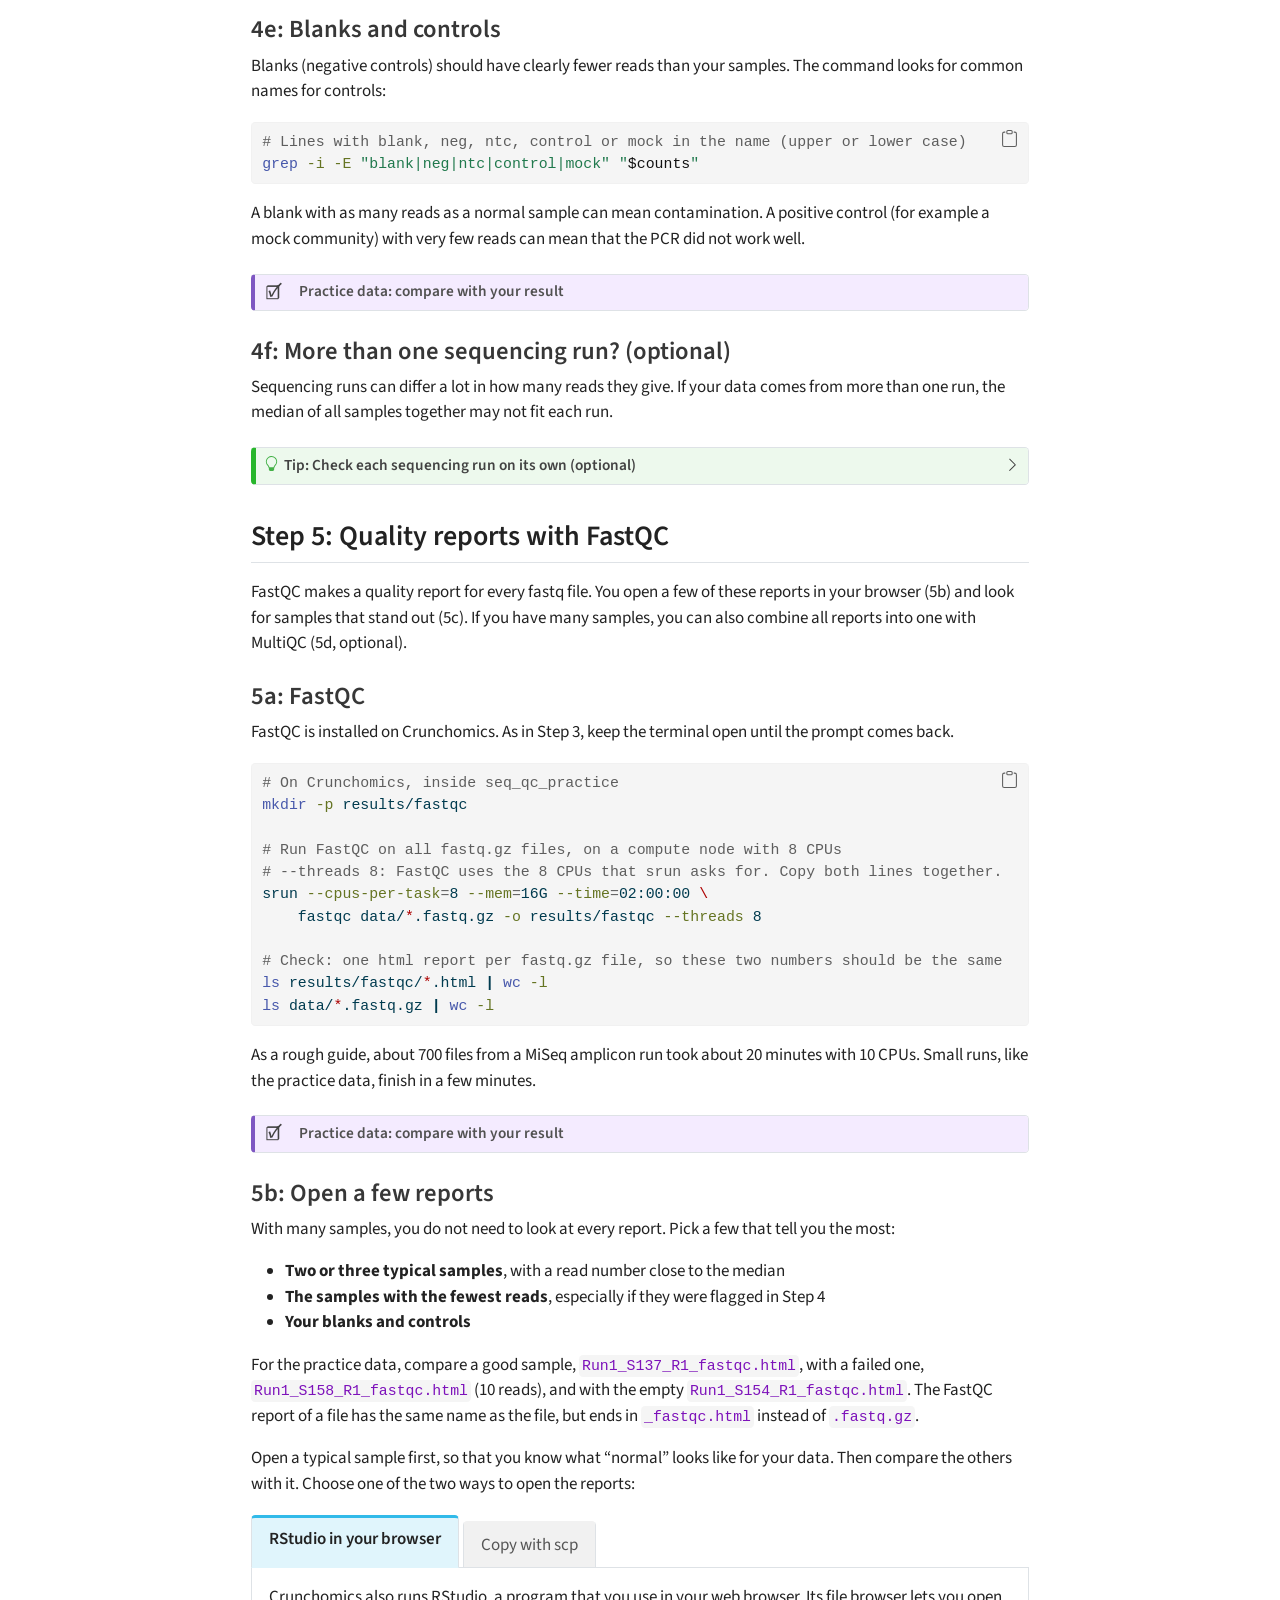
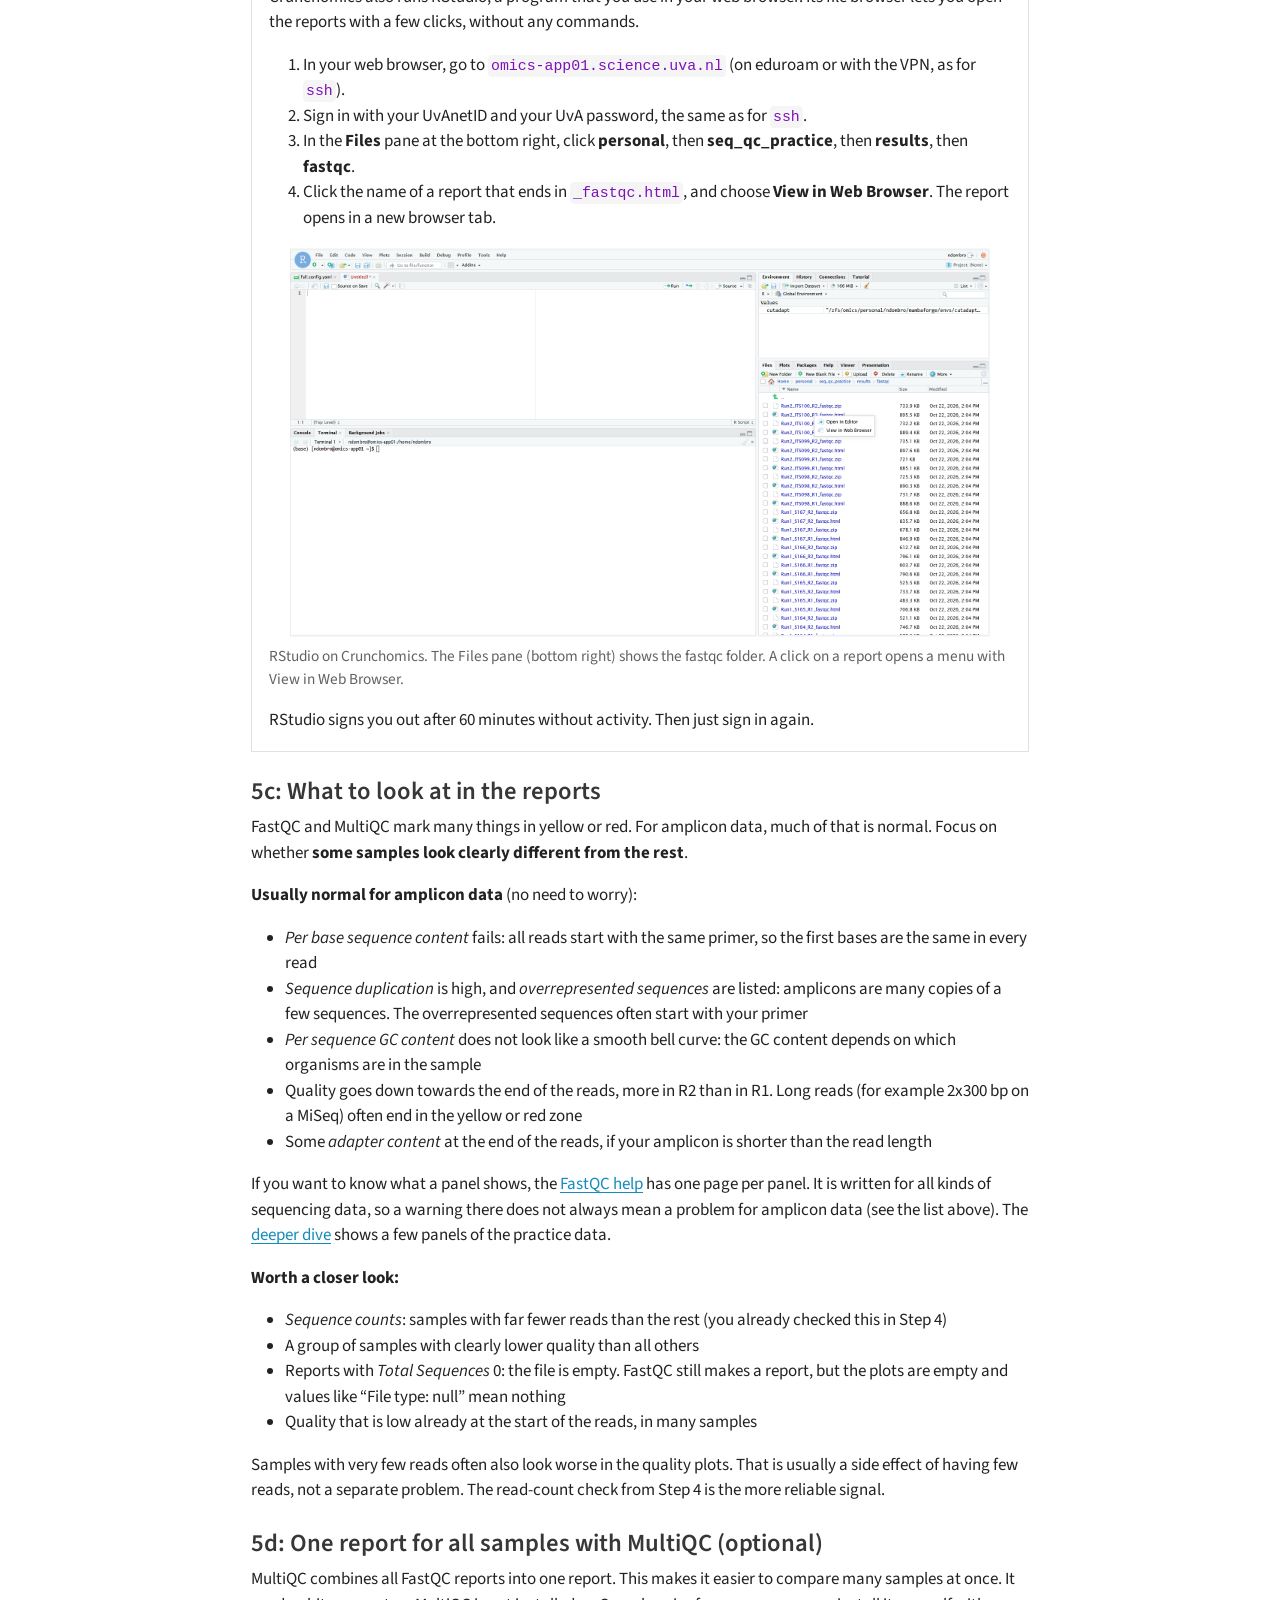
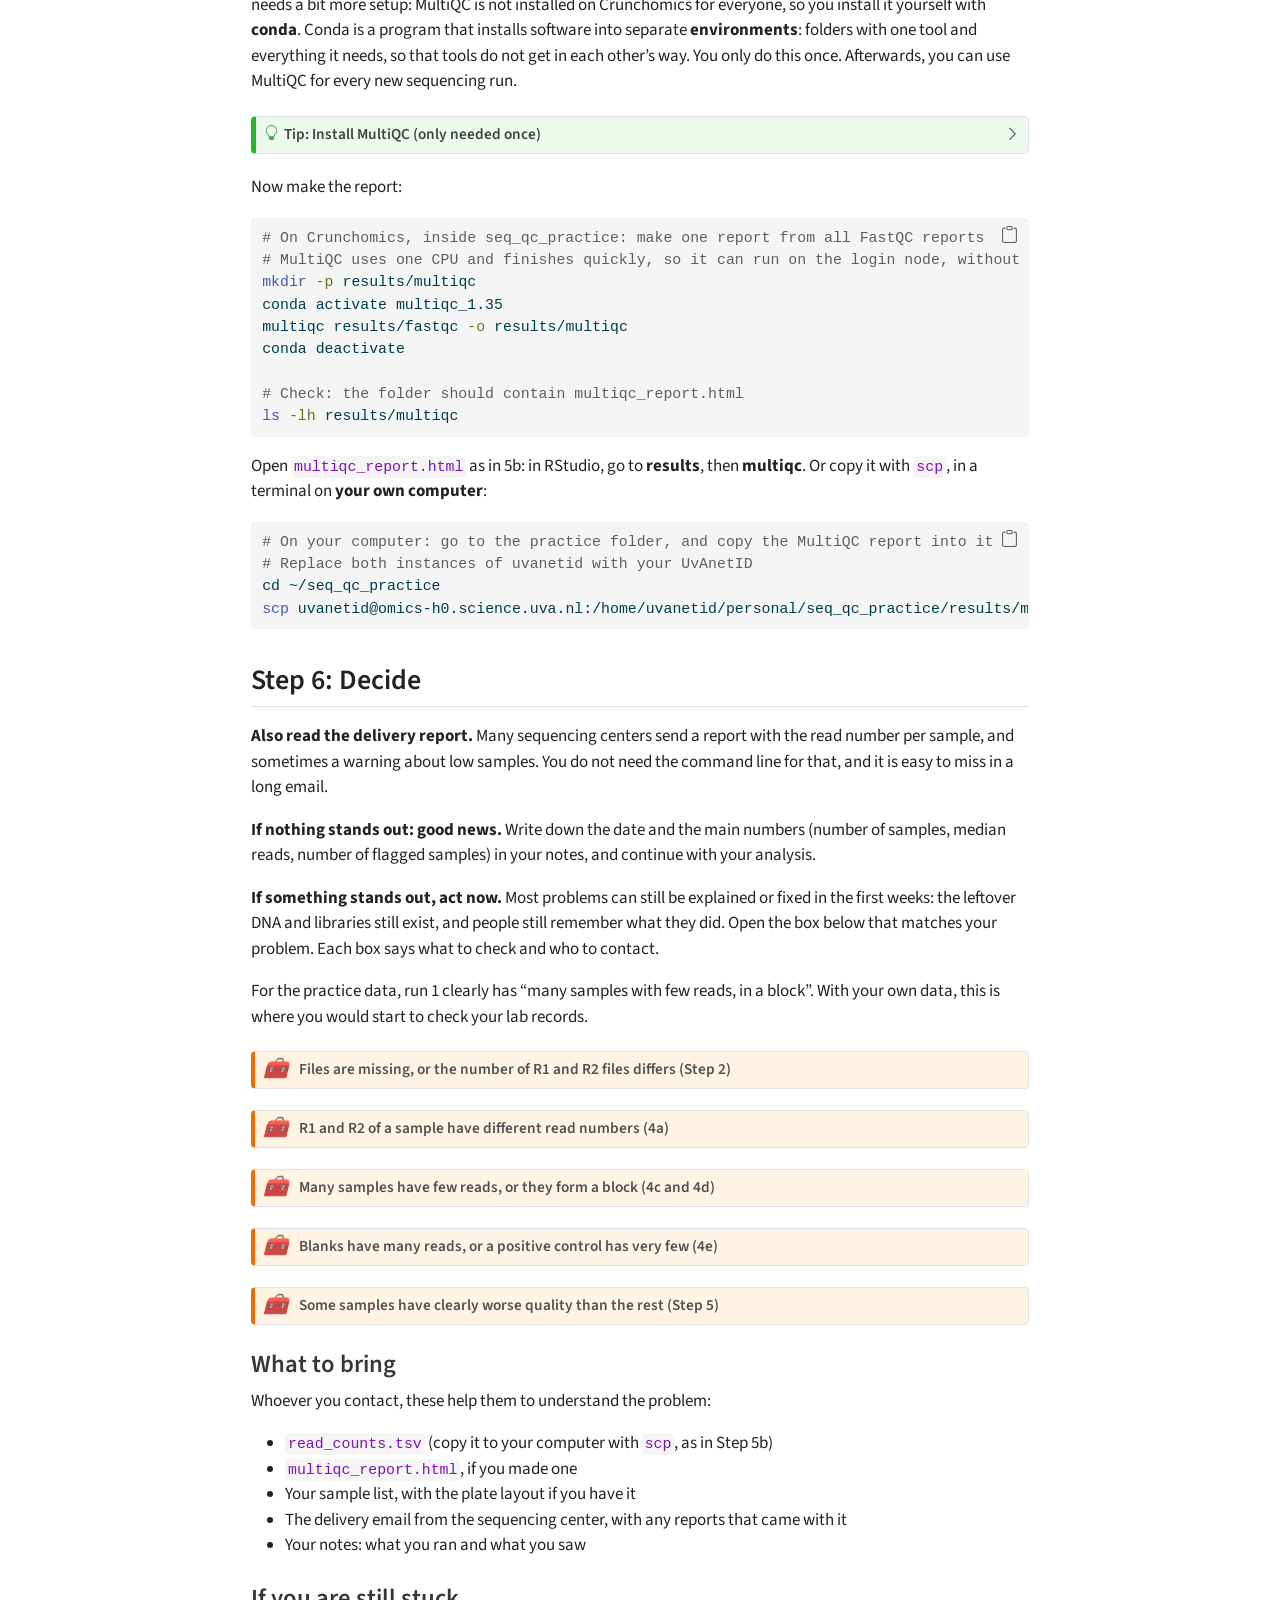
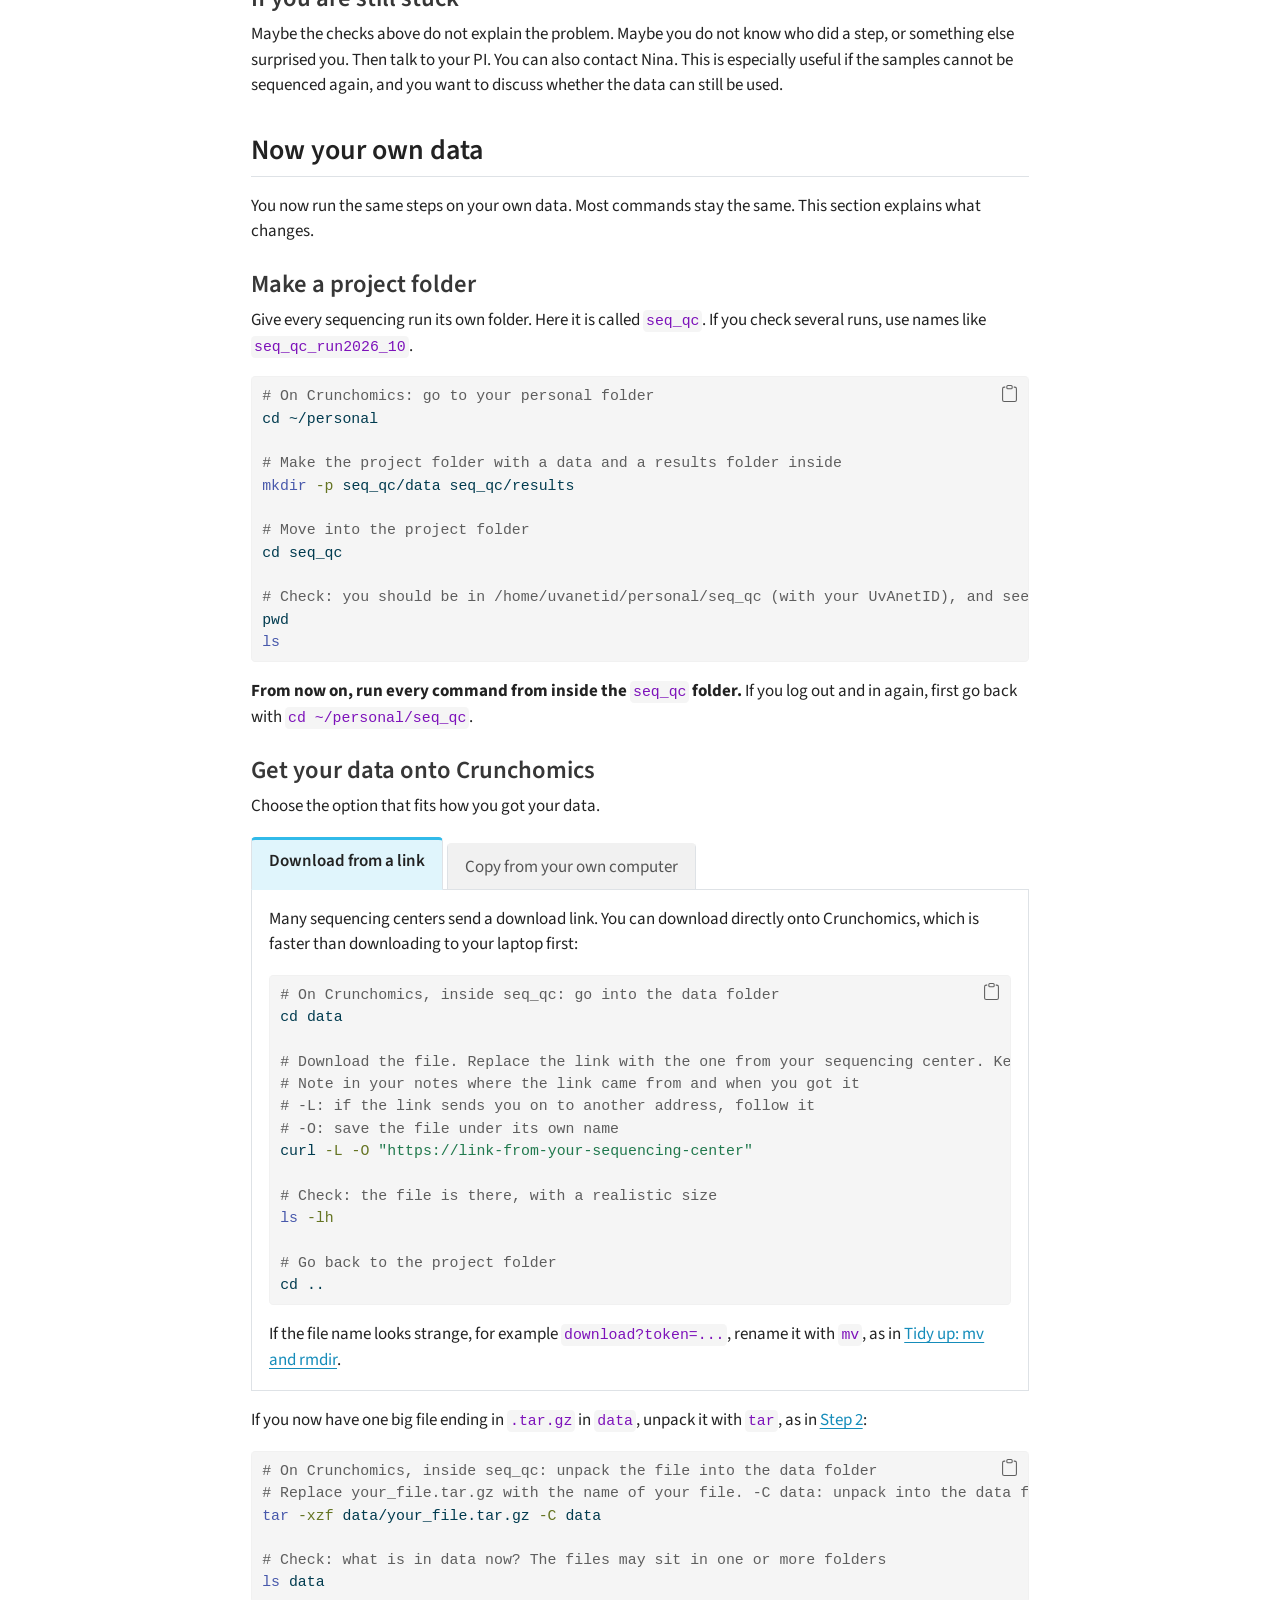
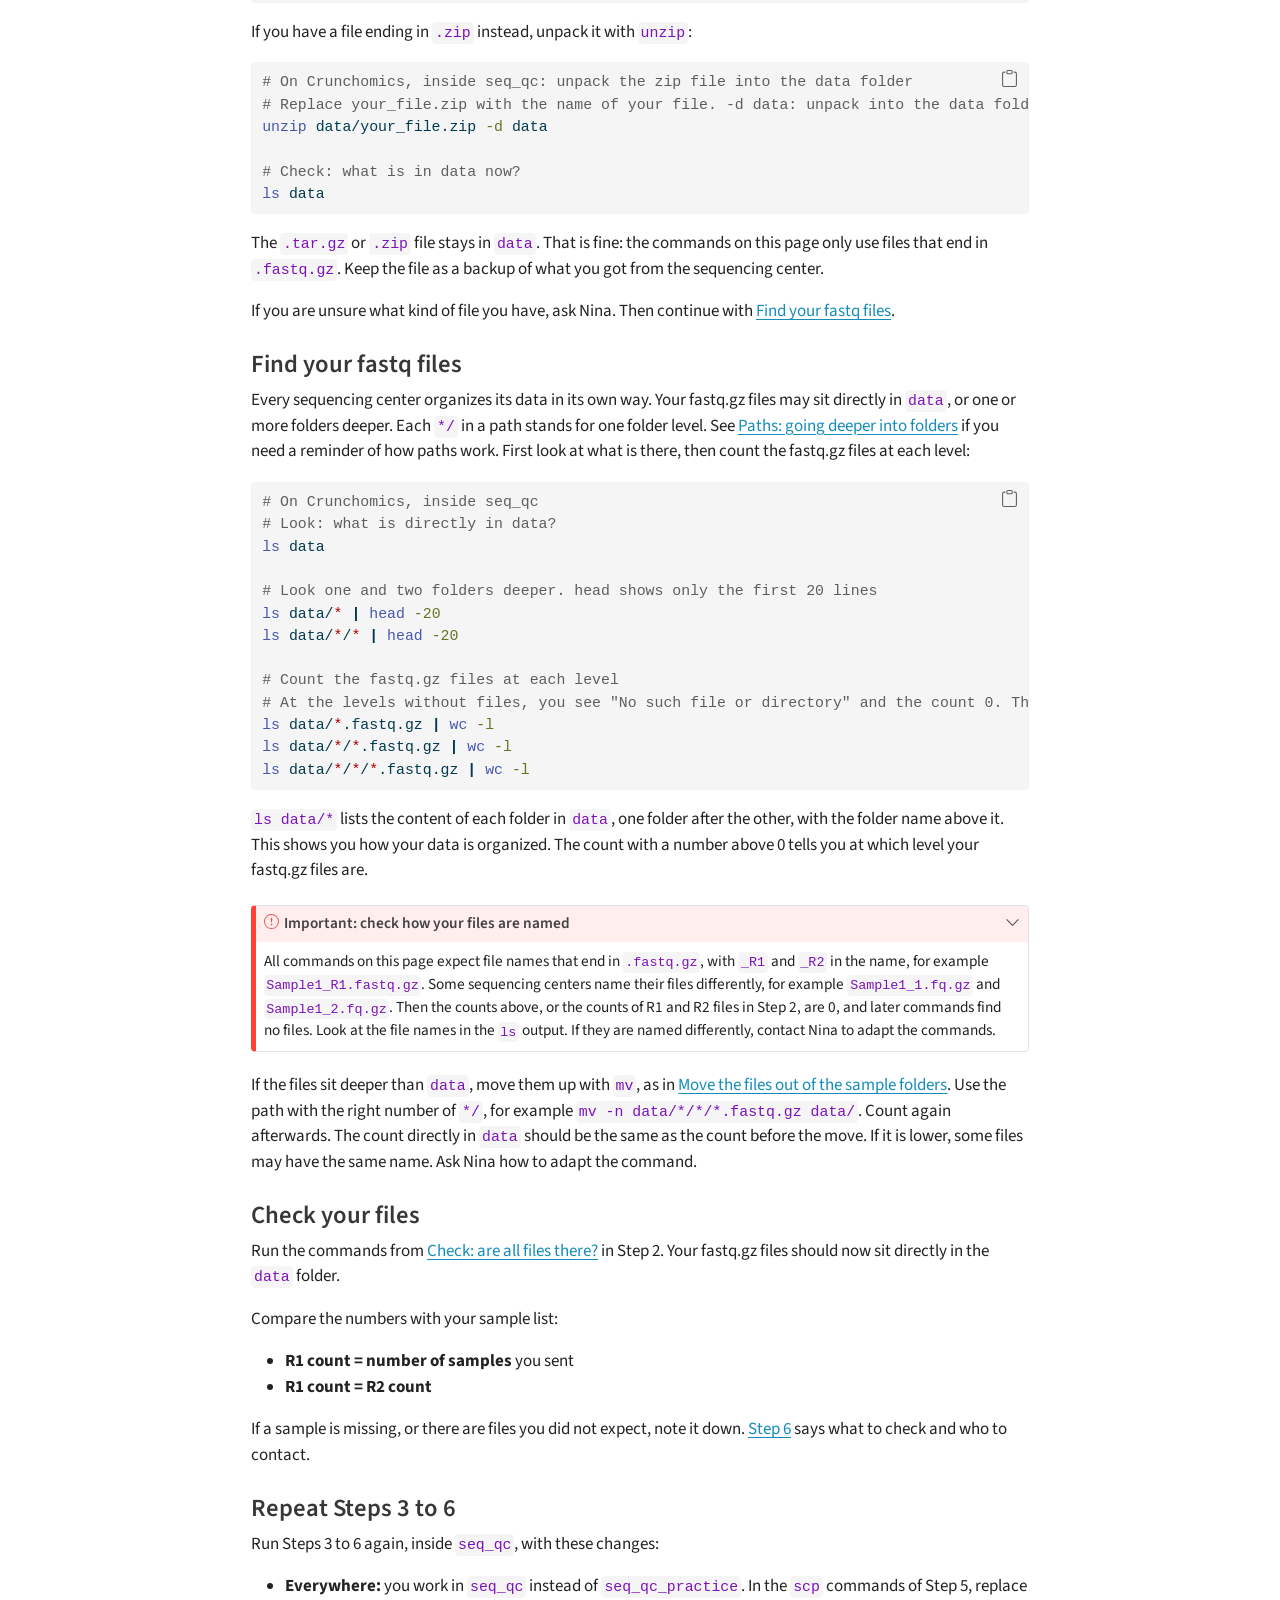
<file: docs/source/first_look.html>
<!DOCTYPE html>
<html xmlns="http://www.w3.org/1999/xhtml" lang="en" xml:lang="en"><head>

<meta charset="utf-8">
<meta name="generator" content="quarto-1.8.25">

<meta name="viewport" content="width=device-width, initial-scale=1.0, user-scalable=yes">


<title>A first look at your data – First look at your sequencing data</title>
<style>
code{white-space: pre-wrap;}
span.smallcaps{font-variant: small-caps;}
div.columns{display: flex; gap: min(4vw, 1.5em);}
div.column{flex: auto; overflow-x: auto;}
div.hanging-indent{margin-left: 1.5em; text-indent: -1.5em;}
ul.task-list{list-style: none;}
ul.task-list li input[type="checkbox"] {
  width: 0.8em;
  margin: 0 0.8em 0.2em -1em; /* quarto-specific, see https://github.com/quarto-dev/quarto-cli/issues/4556 */ 
  vertical-align: middle;
}
/* CSS for syntax highlighting */
html { -webkit-text-size-adjust: 100%; }
pre > code.sourceCode { white-space: pre; position: relative; }
pre > code.sourceCode > span { display: inline-block; line-height: 1.25; }
pre > code.sourceCode > span:empty { height: 1.2em; }
.sourceCode { overflow: visible; }
code.sourceCode > span { color: inherit; text-decoration: inherit; }
div.sourceCode { margin: 1em 0; }
pre.sourceCode { margin: 0; }
@media screen {
div.sourceCode { overflow: auto; }
}
@media print {
pre > code.sourceCode { white-space: pre-wrap; }
pre > code.sourceCode > span { text-indent: -5em; padding-left: 5em; }
}
pre.numberSource code
  { counter-reset: source-line 0; }
pre.numberSource code > span
  { position: relative; left: -4em; counter-increment: source-line; }
pre.numberSource code > span > a:first-child::before
  { content: counter(source-line);
    position: relative; left: -1em; text-align: right; vertical-align: baseline;
    border: none; display: inline-block;
    -webkit-touch-callout: none; -webkit-user-select: none;
    -khtml-user-select: none; -moz-user-select: none;
    -ms-user-select: none; user-select: none;
    padding: 0 4px; width: 4em;
  }
pre.numberSource { margin-left: 3em;  padding-left: 4px; }
div.sourceCode
  {   }
@media screen {
pre > code.sourceCode > span > a:first-child::before { text-decoration: underline; }
}
</style>


<script src="../site_libs/quarto-nav/quarto-nav.js"></script>
<script src="../site_libs/quarto-nav/headroom.min.js"></script>
<script src="../site_libs/clipboard/clipboard.min.js"></script>
<script src="../site_libs/quarto-search/autocomplete.umd.js"></script>
<script src="../site_libs/quarto-search/fuse.min.js"></script>
<script src="../site_libs/quarto-search/quarto-search.js"></script>
<meta name="quarto:offset" content="../">
<link href="../source/deeper_dive.html" rel="next">
<link href="../source/cli_minimum.html" rel="prev">
<script src="../site_libs/quarto-html/quarto.js" type="module"></script>
<script src="../site_libs/quarto-html/tabsets/tabsets.js" type="module"></script>
<script src="../site_libs/quarto-html/axe/axe-check.js" type="module"></script>
<script src="../site_libs/quarto-html/popper.min.js"></script>
<script src="../site_libs/quarto-html/tippy.umd.min.js"></script>
<script src="../site_libs/quarto-html/anchor.min.js"></script>
<link href="../site_libs/quarto-html/tippy.css" rel="stylesheet">
<link href="../site_libs/quarto-html/quarto-syntax-highlighting-7b89279ff1a6dce999919e0e67d4d9ec.css" rel="stylesheet" class="quarto-color-scheme" id="quarto-text-highlighting-styles">
<link href="../site_libs/quarto-html/quarto-syntax-highlighting-dark-707d8167ce6003fca903bfe2be84ab7f.css" rel="stylesheet" class="quarto-color-scheme quarto-color-alternate" id="quarto-text-highlighting-styles">
<link href="../site_libs/quarto-html/quarto-syntax-highlighting-7b89279ff1a6dce999919e0e67d4d9ec.css" rel="stylesheet" class="quarto-color-scheme-extra" id="quarto-text-highlighting-styles">
<script src="../site_libs/bootstrap/bootstrap.min.js"></script>
<link href="../site_libs/bootstrap/bootstrap-icons.css" rel="stylesheet">
<link href="../site_libs/bootstrap/bootstrap-07ba6b261650929f6c0e3bf61f8c80ad.min.css" rel="stylesheet" append-hash="true" class="quarto-color-scheme" id="quarto-bootstrap" data-mode="light">
<link href="../site_libs/bootstrap/bootstrap-dark-5290abd680639bf24a9d861acc7641a1.min.css" rel="stylesheet" append-hash="true" class="quarto-color-scheme quarto-color-alternate" id="quarto-bootstrap" data-mode="dark">
<link href="../site_libs/bootstrap/bootstrap-07ba6b261650929f6c0e3bf61f8c80ad.min.css" rel="stylesheet" append-hash="true" class="quarto-color-scheme-extra" id="quarto-bootstrap" data-mode="light">
<script id="quarto-search-options" type="application/json">{
  "location": "sidebar",
  "copy-button": false,
  "collapse-after": 3,
  "panel-placement": "start",
  "type": "textbox",
  "limit": 50,
  "keyboard-shortcut": [
    "f",
    "/",
    "s"
  ],
  "show-item-context": false,
  "language": {
    "search-no-results-text": "No results",
    "search-matching-documents-text": "matching documents",
    "search-copy-link-title": "Copy link to search",
    "search-hide-matches-text": "Hide additional matches",
    "search-more-match-text": "more match in this document",
    "search-more-matches-text": "more matches in this document",
    "search-clear-button-title": "Clear",
    "search-text-placeholder": "",
    "search-detached-cancel-button-title": "Cancel",
    "search-submit-button-title": "Submit",
    "search-label": "Search"
  }
}</script>


</head>

<body class="nav-sidebar docked quarto-light"><script id="quarto-html-before-body" type="application/javascript">
    const toggleBodyColorMode = (bsSheetEl) => {
      const mode = bsSheetEl.getAttribute("data-mode");
      const bodyEl = window.document.querySelector("body");
      if (mode === "dark") {
        bodyEl.classList.add("quarto-dark");
        bodyEl.classList.remove("quarto-light");
      } else {
        bodyEl.classList.add("quarto-light");
        bodyEl.classList.remove("quarto-dark");
      }
    }
    const toggleBodyColorPrimary = () => {
      const bsSheetEl = window.document.querySelector("link#quarto-bootstrap:not([rel=disabled-stylesheet])");
      if (bsSheetEl) {
        toggleBodyColorMode(bsSheetEl);
      }
    }
    const setColorSchemeToggle = (alternate) => {
      const toggles = window.document.querySelectorAll('.quarto-color-scheme-toggle');
      for (let i=0; i < toggles.length; i++) {
        const toggle = toggles[i];
        if (toggle) {
          if (alternate) {
            toggle.classList.add("alternate");
          } else {
            toggle.classList.remove("alternate");
          }
        }
      }
    };
    const toggleColorMode = (alternate) => {
      // Switch the stylesheets
      const primaryStylesheets = window.document.querySelectorAll('link.quarto-color-scheme:not(.quarto-color-alternate)');
      const alternateStylesheets = window.document.querySelectorAll('link.quarto-color-scheme.quarto-color-alternate');
      manageTransitions('#quarto-margin-sidebar .nav-link', false);
      if (alternate) {
        // note: dark is layered on light, we don't disable primary!
        enableStylesheet(alternateStylesheets);
        for (const sheetNode of alternateStylesheets) {
          if (sheetNode.id === "quarto-bootstrap") {
            toggleBodyColorMode(sheetNode);
          }
        }
      } else {
        disableStylesheet(alternateStylesheets);
        enableStylesheet(primaryStylesheets)
        toggleBodyColorPrimary();
      }
      manageTransitions('#quarto-margin-sidebar .nav-link', true);
      // Switch the toggles
      setColorSchemeToggle(alternate)
      // Hack to workaround the fact that safari doesn't
      // properly recolor the scrollbar when toggling (#1455)
      if (navigator.userAgent.indexOf('Safari') > 0 && navigator.userAgent.indexOf('Chrome') == -1) {
        manageTransitions("body", false);
        window.scrollTo(0, 1);
        setTimeout(() => {
          window.scrollTo(0, 0);
          manageTransitions("body", true);
        }, 40);
      }
    }
    const disableStylesheet = (stylesheets) => {
      for (let i=0; i < stylesheets.length; i++) {
        const stylesheet = stylesheets[i];
        stylesheet.rel = 'disabled-stylesheet';
      }
    }
    const enableStylesheet = (stylesheets) => {
      for (let i=0; i < stylesheets.length; i++) {
        const stylesheet = stylesheets[i];
        if(stylesheet.rel !== 'stylesheet') { // for Chrome, which will still FOUC without this check
          stylesheet.rel = 'stylesheet';
        }
      }
    }
    const manageTransitions = (selector, allowTransitions) => {
      const els = window.document.querySelectorAll(selector);
      for (let i=0; i < els.length; i++) {
        const el = els[i];
        if (allowTransitions) {
          el.classList.remove('notransition');
        } else {
          el.classList.add('notransition');
        }
      }
    }
    const isFileUrl = () => {
      return window.location.protocol === 'file:';
    }
    const hasAlternateSentinel = () => {
      let styleSentinel = getColorSchemeSentinel();
      if (styleSentinel !== null) {
        return styleSentinel === "alternate";
      } else {
        return false;
      }
    }
    const setStyleSentinel = (alternate) => {
      const value = alternate ? "alternate" : "default";
      if (!isFileUrl()) {
        window.localStorage.setItem("quarto-color-scheme", value);
      } else {
        localAlternateSentinel = value;
      }
    }
    const getColorSchemeSentinel = () => {
      if (!isFileUrl()) {
        const storageValue = window.localStorage.getItem("quarto-color-scheme");
        return storageValue != null ? storageValue : localAlternateSentinel;
      } else {
        return localAlternateSentinel;
      }
    }
    const toggleGiscusIfUsed = (isAlternate, darkModeDefault) => {
      const baseTheme = document.querySelector('#giscus-base-theme')?.value ?? 'light';
      const alternateTheme = document.querySelector('#giscus-alt-theme')?.value ?? 'dark';
      let newTheme = '';
      if(authorPrefersDark) {
        newTheme = isAlternate ? baseTheme : alternateTheme;
      } else {
        newTheme = isAlternate ? alternateTheme : baseTheme;
      }
      const changeGiscusTheme = () => {
        // From: https://github.com/giscus/giscus/issues/336
        const sendMessage = (message) => {
          const iframe = document.querySelector('iframe.giscus-frame');
          if (!iframe) return;
          iframe.contentWindow.postMessage({ giscus: message }, 'https://giscus.app');
        }
        sendMessage({
          setConfig: {
            theme: newTheme
          }
        });
      }
      const isGiscussLoaded = window.document.querySelector('iframe.giscus-frame') !== null;
      if (isGiscussLoaded) {
        changeGiscusTheme();
      }
    };
    const authorPrefersDark = false;
    const darkModeDefault = authorPrefersDark;
      document.querySelector('link#quarto-text-highlighting-styles.quarto-color-scheme-extra').rel = 'disabled-stylesheet';
      document.querySelector('link#quarto-bootstrap.quarto-color-scheme-extra').rel = 'disabled-stylesheet';
    let localAlternateSentinel = darkModeDefault ? 'alternate' : 'default';
    // Dark / light mode switch
    window.quartoToggleColorScheme = () => {
      // Read the current dark / light value
      let toAlternate = !hasAlternateSentinel();
      toggleColorMode(toAlternate);
      setStyleSentinel(toAlternate);
      toggleGiscusIfUsed(toAlternate, darkModeDefault);
      window.dispatchEvent(new Event('resize'));
    };
    // Switch to dark mode if need be
    if (hasAlternateSentinel()) {
      toggleColorMode(true);
    } else {
      toggleColorMode(false);
    }
  </script>

<div id="quarto-search-results"></div>
  <header id="quarto-header" class="headroom fixed-top">
  <nav class="quarto-secondary-nav">
    <div class="container-fluid d-flex">
      <button type="button" class="quarto-btn-toggle btn" data-bs-toggle="collapse" role="button" data-bs-target=".quarto-sidebar-collapse-item" aria-controls="quarto-sidebar" aria-expanded="false" aria-label="Toggle sidebar navigation" onclick="if (window.quartoToggleHeadroom) { window.quartoToggleHeadroom(); }">
        <i class="bi bi-layout-text-sidebar-reverse"></i>
      </button>
        <nav class="quarto-page-breadcrumbs" aria-label="breadcrumb"><ol class="breadcrumb"><li class="breadcrumb-item"><a href="../source/first_look.html">A first look at your data</a></li></ol></nav>
        <a class="flex-grow-1" role="navigation" data-bs-toggle="collapse" data-bs-target=".quarto-sidebar-collapse-item" aria-controls="quarto-sidebar" aria-expanded="false" aria-label="Toggle sidebar navigation" onclick="if (window.quartoToggleHeadroom) { window.quartoToggleHeadroom(); }">      
        </a>
      <button type="button" class="btn quarto-search-button" aria-label="Search" onclick="window.quartoOpenSearch();">
        <i class="bi bi-search"></i>
      </button>
    </div>
  </nav>
</header>
<!-- content -->
<div id="quarto-content" class="quarto-container page-columns page-rows-contents page-layout-article">
<!-- sidebar -->
  <nav id="quarto-sidebar" class="sidebar collapse collapse-horizontal quarto-sidebar-collapse-item sidebar-navigation docked overflow-auto">
    <div class="pt-lg-2 mt-2 text-left sidebar-header">
      <a href="../index.html" class="sidebar-logo-link">
      </a>
      <div class="sidebar-tools-main">
    <a href="https://github.com/ndombrowski/sequencing_qc" title="" class="quarto-navigation-tool px-1" aria-label=""><i class="bi bi-github"></i></a>
  <a href="" class="quarto-color-scheme-toggle quarto-navigation-tool  px-1" onclick="window.quartoToggleColorScheme(); return false;" title="Toggle dark mode"><i class="bi"></i></a>
</div>
      </div>
        <div class="mt-2 flex-shrink-0 align-items-center">
        <div class="sidebar-search">
        <div id="quarto-search" class="" title="Search"></div>
        </div>
        </div>
    <div class="sidebar-menu-container"> 
    <ul class="list-unstyled mt-1">
        <li class="sidebar-item">
  <div class="sidebar-item-container"> 
  <a href="../index.html" class="sidebar-item-text sidebar-link">
 <span class="menu-text">Welcome</span></a>
  </div>
</li>
        <li class="sidebar-item">
  <div class="sidebar-item-container"> 
  <a href="../source/cli_minimum.html" class="sidebar-item-text sidebar-link">
 <span class="menu-text">The commands you need</span></a>
  </div>
</li>
        <li class="sidebar-item">
  <div class="sidebar-item-container"> 
  <a href="../source/first_look.html" class="sidebar-item-text sidebar-link active">
 <span class="menu-text">A first look at your data</span></a>
  </div>
</li>
        <li class="sidebar-item">
  <div class="sidebar-item-container"> 
  <a href="../source/deeper_dive.html" class="sidebar-item-text sidebar-link">
 <span class="menu-text">Deeper dive (optional)</span></a>
  </div>
</li>
    </ul>
    </div>
</nav>
<div id="quarto-sidebar-glass" class="quarto-sidebar-collapse-item" data-bs-toggle="collapse" data-bs-target=".quarto-sidebar-collapse-item"></div>
<!-- margin-sidebar -->
    <div id="quarto-margin-sidebar" class="sidebar margin-sidebar">
        <nav id="TOC" role="doc-toc" class="toc-active">
    <h2 id="toc-title">On this page</h2>
   
  <ul>
  <li><a href="#step-1-log-in-and-make-a-practice-folder" id="toc-step-1-log-in-and-make-a-practice-folder" class="nav-link active" data-scroll-target="#step-1-log-in-and-make-a-practice-folder">Step 1: Log in and make a practice folder</a></li>
  <li><a href="#step-2-copy-the-practice-data-to-crunchomics" id="toc-step-2-copy-the-practice-data-to-crunchomics" class="nav-link" data-scroll-target="#step-2-copy-the-practice-data-to-crunchomics">Step 2: Copy the practice data to Crunchomics</a>
  <ul class="collapse">
  <li><a href="#move-the-files-out-of-the-sample-folders" id="toc-move-the-files-out-of-the-sample-folders" class="nav-link" data-scroll-target="#move-the-files-out-of-the-sample-folders">Move the files out of the sample folders</a></li>
  <li><a href="#check-are-all-files-there" id="toc-check-are-all-files-there" class="nav-link" data-scroll-target="#check-are-all-files-there">Check: are all files there?</a></li>
  </ul></li>
  <li><a href="#step-3-count-reads-with-seqkit" id="toc-step-3-count-reads-with-seqkit" class="nav-link" data-scroll-target="#step-3-count-reads-with-seqkit">Step 3: Count reads with seqkit</a></li>
  <li><a href="#step-4-the-read-count-check" id="toc-step-4-the-read-count-check" class="nav-link" data-scroll-target="#step-4-the-read-count-check">Step 4: The read-count check</a>
  <ul class="collapse">
  <li><a href="#a-r1-and-r2-have-the-same-number-of-reads" id="toc-a-r1-and-r2-have-the-same-number-of-reads" class="nav-link" data-scroll-target="#a-r1-and-r2-have-the-same-number-of-reads">4a: R1 and R2 have the same number of reads</a></li>
  <li><a href="#b-reads-per-sample-from-low-to-high" id="toc-b-reads-per-sample-from-low-to-high" class="nav-link" data-scroll-target="#b-reads-per-sample-from-low-to-high">4b: Reads per sample, from low to high</a></li>
  <li><a href="#c-which-samples-have-very-few-reads" id="toc-c-which-samples-have-very-few-reads" class="nav-link" data-scroll-target="#c-which-samples-have-very-few-reads">4c: Which samples have very few reads?</a></li>
  <li><a href="#d-do-the-flagged-samples-form-a-pattern" id="toc-d-do-the-flagged-samples-form-a-pattern" class="nav-link" data-scroll-target="#d-do-the-flagged-samples-form-a-pattern">4d: Do the flagged samples form a pattern?</a></li>
  <li><a href="#e-blanks-and-controls" id="toc-e-blanks-and-controls" class="nav-link" data-scroll-target="#e-blanks-and-controls">4e: Blanks and controls</a></li>
  <li><a href="#f-more-than-one-sequencing-run-optional" id="toc-f-more-than-one-sequencing-run-optional" class="nav-link" data-scroll-target="#f-more-than-one-sequencing-run-optional">4f: More than one sequencing run? (optional)</a></li>
  </ul></li>
  <li><a href="#step-5-quality-reports-with-fastqc" id="toc-step-5-quality-reports-with-fastqc" class="nav-link" data-scroll-target="#step-5-quality-reports-with-fastqc">Step 5: Quality reports with FastQC</a>
  <ul class="collapse">
  <li><a href="#a-fastqc" id="toc-a-fastqc" class="nav-link" data-scroll-target="#a-fastqc">5a: FastQC</a></li>
  <li><a href="#b-open-a-few-reports" id="toc-b-open-a-few-reports" class="nav-link" data-scroll-target="#b-open-a-few-reports">5b: Open a few reports</a></li>
  <li><a href="#c-what-to-look-at-in-the-reports" id="toc-c-what-to-look-at-in-the-reports" class="nav-link" data-scroll-target="#c-what-to-look-at-in-the-reports">5c: What to look at in the reports</a></li>
  <li><a href="#d-one-report-for-all-samples-with-multiqc-optional" id="toc-d-one-report-for-all-samples-with-multiqc-optional" class="nav-link" data-scroll-target="#d-one-report-for-all-samples-with-multiqc-optional">5d: One report for all samples with MultiQC (optional)</a></li>
  </ul></li>
  <li><a href="#step-6-decide" id="toc-step-6-decide" class="nav-link" data-scroll-target="#step-6-decide">Step 6: Decide</a>
  <ul class="collapse">
  <li><a href="#what-to-bring" id="toc-what-to-bring" class="nav-link" data-scroll-target="#what-to-bring">What to bring</a></li>
  <li><a href="#if-you-are-still-stuck" id="toc-if-you-are-still-stuck" class="nav-link" data-scroll-target="#if-you-are-still-stuck">If you are still stuck</a></li>
  </ul></li>
  <li><a href="#now-your-own-data" id="toc-now-your-own-data" class="nav-link" data-scroll-target="#now-your-own-data">Now your own data</a>
  <ul class="collapse">
  <li><a href="#make-a-project-folder" id="toc-make-a-project-folder" class="nav-link" data-scroll-target="#make-a-project-folder">Make a project folder</a></li>
  <li><a href="#get-your-data-onto-crunchomics" id="toc-get-your-data-onto-crunchomics" class="nav-link" data-scroll-target="#get-your-data-onto-crunchomics">Get your data onto Crunchomics</a></li>
  <li><a href="#find-your-fastq-files" id="toc-find-your-fastq-files" class="nav-link" data-scroll-target="#find-your-fastq-files">Find your fastq files</a></li>
  <li><a href="#check-your-files" id="toc-check-your-files" class="nav-link" data-scroll-target="#check-your-files">Check your files</a></li>
  <li><a href="#repeat-steps-3-to-6" id="toc-repeat-steps-3-to-6" class="nav-link" data-scroll-target="#repeat-steps-3-to-6">Repeat Steps 3 to 6</a></li>
  </ul></li>
  </ul>
</nav>
    </div>
<!-- main -->
<main class="content" id="quarto-document-content">


<header id="title-block-header" class="quarto-title-block default">
<div class="quarto-title">
<h1 class="title">A first look at your data</h1>
</div>



<div class="quarto-title-meta">

    
  
    
  </div>
  


</header>


<p>On this page, you copy data to Crunchomics, count the reads in every sample, make a quality report, and decide whether something looks off.</p>
<p>You do this first with the practice data from <a href="../source/cli_minimum.html">The commands you need</a>. Then, if you already have your own sequencing data, you can repeat the same steps with your own data, as explained in <a href="#now-your-own-data">Now your own data</a>.</p>
<p>Two kinds of boxes on this page are closed. Open them only when you need them:</p>
<ul>
<li><strong>☑️ Practice data: compare with your result.</strong> First look at what your terminal printed. Then open the box and compare.</li>
<li><strong>🧰 If something went wrong.</strong> Open this box only if a check gives a different result than expected.</li>
</ul>
<p><strong>Keep notes as you go.</strong> Copy each command you run into a text file, with a few words about what you saw. The <a href="https://ndombrowski.github.io/cli_workshop/source/bash_intro.html#touch-starting-your-notebook">CLI workshop</a> explains how. If something looks off and you ask someone for help later, these notes help a lot.</p>
<section id="step-1-log-in-and-make-a-practice-folder" class="level2">
<h2 class="anchored" data-anchor-id="step-1-log-in-and-make-a-practice-folder">Step 1: Log in and make a practice folder</h2>
<p>Crunchomics is the <strong>High Performance Computer (HPC)</strong> of the UvA: a group of powerful computers that you use through the terminal. Your sequencing files are large, and the tools you need are already installed there. With <code>ssh</code>, you connect your terminal to Crunchomics. After that, every command you type runs on Crunchomics, not on your own computer, until you log out.</p>
<div class="cell">
<div class="code-copy-outer-scaffold"><div class="sourceCode cell-code" id="cb1"><pre class="sourceCode bash code-with-copy"><code class="sourceCode bash"><span id="cb1-1"><a href="#cb1-1" aria-hidden="true" tabindex="-1"></a><span class="co"># On your computer: log in to Crunchomics (on eduroam or with the VPN)</span></span>
<span id="cb1-2"><a href="#cb1-2" aria-hidden="true" tabindex="-1"></a><span class="co"># Replace uvanetid with your own UvAnetID</span></span>
<span id="cb1-3"><a href="#cb1-3" aria-hidden="true" tabindex="-1"></a><span class="co"># You won't see anything happening when you type your password, that is normal</span></span>
<span id="cb1-4"><a href="#cb1-4" aria-hidden="true" tabindex="-1"></a><span class="fu">ssh</span> uvanetid@omics-h0.science.uva.nl</span></code></pre></div><button title="Copy to Clipboard" class="code-copy-button"><i class="bi"></i></button></div>
</div>
<p>If <code>ssh</code> asks whether you want to continue connecting, type <code>yes</code> and press Enter. After you log in, the prompt changes: it now shows your UvAnetID and <code>omics-h0</code>. This is how you know that your commands run on Crunchomics. To log out, type <code>exit</code>. More: <a href="https://ndombrowski.github.io/cli_workshop/source/hpc_howto.html#ssh-connecting-to-a-server">ssh in the CLI workshop</a>.</p>
<p><strong>If this is your first time on Crunchomics</strong>, set up your account once. A script adds the installed software to your PATH (the list of folders where bash looks for programs) and makes the <code>personal</code> folder that you use below. Skip this if you did it before, for example in the CLI workshop.</p>
<div class="cell">
<div class="code-copy-outer-scaffold"><div class="sourceCode cell-code" id="cb2"><pre class="sourceCode bash code-with-copy"><code class="sourceCode bash"><span id="cb2-1"><a href="#cb2-1" aria-hidden="true" tabindex="-1"></a><span class="co"># On Crunchomics: run the setup script (only once per account)</span></span>
<span id="cb2-2"><a href="#cb2-2" aria-hidden="true" tabindex="-1"></a><span class="ex">/zfs/omics/software/script/omics_install_script</span></span>
<span id="cb2-3"><a href="#cb2-3" aria-hidden="true" tabindex="-1"></a></span>
<span id="cb2-4"><a href="#cb2-4" aria-hidden="true" tabindex="-1"></a><span class="co"># Check: you should now see a line that ends with personal -&gt; /zfs/omics/personal/uvanetid</span></span>
<span id="cb2-5"><a href="#cb2-5" aria-hidden="true" tabindex="-1"></a><span class="fu">ls</span> <span class="at">-lh</span></span></code></pre></div><button title="Copy to Clipboard" class="code-copy-button"><i class="bi"></i></button></div>
</div>
<p>More: <a href="https://ndombrowski.github.io/cli_workshop/source/hpc_howto.html#crunchomics-preparing-your-account">preparing your account in the CLI workshop</a>.</p>
<p>Now make a practice folder in your personal folder, with a <code>data</code> folder for the sequencing files and a <code>results</code> folder for everything you make:</p>
<div class="cell">
<div class="code-copy-outer-scaffold"><div class="sourceCode cell-code" id="cb3"><pre class="sourceCode bash code-with-copy"><code class="sourceCode bash"><span id="cb3-1"><a href="#cb3-1" aria-hidden="true" tabindex="-1"></a><span class="co"># On Crunchomics: go to your personal folder</span></span>
<span id="cb3-2"><a href="#cb3-2" aria-hidden="true" tabindex="-1"></a><span class="co"># It has 500 GB of space, your home folder only 25 GB, so keep your data here</span></span>
<span id="cb3-3"><a href="#cb3-3" aria-hidden="true" tabindex="-1"></a><span class="bu">cd</span> ~/personal</span>
<span id="cb3-4"><a href="#cb3-4" aria-hidden="true" tabindex="-1"></a></span>
<span id="cb3-5"><a href="#cb3-5" aria-hidden="true" tabindex="-1"></a><span class="co"># Make the practice folder with a data and a results folder inside</span></span>
<span id="cb3-6"><a href="#cb3-6" aria-hidden="true" tabindex="-1"></a><span class="co"># The -p also makes seq_qc_practice if it does not exist yet, and gives no error if it already exists</span></span>
<span id="cb3-7"><a href="#cb3-7" aria-hidden="true" tabindex="-1"></a><span class="fu">mkdir</span> <span class="at">-p</span> seq_qc_practice/data seq_qc_practice/results</span>
<span id="cb3-8"><a href="#cb3-8" aria-hidden="true" tabindex="-1"></a></span>
<span id="cb3-9"><a href="#cb3-9" aria-hidden="true" tabindex="-1"></a><span class="co"># Move into the practice folder</span></span>
<span id="cb3-10"><a href="#cb3-10" aria-hidden="true" tabindex="-1"></a><span class="bu">cd</span> seq_qc_practice</span>
<span id="cb3-11"><a href="#cb3-11" aria-hidden="true" tabindex="-1"></a></span>
<span id="cb3-12"><a href="#cb3-12" aria-hidden="true" tabindex="-1"></a><span class="co"># Check: you should be in /home/uvanetid/personal/seq_qc_practice (with your UvAnetID), and see data and results</span></span>
<span id="cb3-13"><a href="#cb3-13" aria-hidden="true" tabindex="-1"></a><span class="bu">pwd</span></span>
<span id="cb3-14"><a href="#cb3-14" aria-hidden="true" tabindex="-1"></a><span class="fu">ls</span></span></code></pre></div><button title="Copy to Clipboard" class="code-copy-button"><i class="bi"></i></button></div>
</div>
<div class="callout callout-style-default callout-fix callout-titled" title="cd: personal: No such file or directory">
<div class="callout-header d-flex align-content-center collapsed" data-bs-toggle="collapse" data-bs-target=".callout-1-contents" aria-controls="callout-1" aria-expanded="false" aria-label="Toggle callout">
<div class="callout-icon-container">
<i class="callout-icon"></i>
</div>
<div class="callout-title-container flex-fill">
<span class="screen-reader-only">Fix</span>cd: personal: No such file or directory
</div>
<div class="callout-btn-toggle d-inline-block border-0 py-1 ps-1 pe-0 float-end"><i class="callout-toggle"></i></div>
</div>
<div id="callout-1" class="callout-1-contents callout-collapse collapse">
<div class="callout-body-container callout-body">
<p>Your account is not set up yet, so the <code>personal</code> folder does not exist. Run the setup script above, then try <code>cd ~/personal</code> again.</p>
</div>
</div>
</div>
<p><strong>From now on, run every command on Crunchomics from inside the <code>seq_qc_practice</code> folder.</strong> If you log out and in again, first go back with <code>cd ~/personal/seq_qc_practice</code>.</p>
</section>
<section id="step-2-copy-the-practice-data-to-crunchomics" class="level2">
<h2 class="anchored" data-anchor-id="step-2-copy-the-practice-data-to-crunchomics">Step 2: Copy the practice data to Crunchomics</h2>
<p>You copy <code>practice_data.tar.gz</code> from your own computer to Crunchomics with <code>scp</code>. This is the same command you can use later for your own data.</p>
<p>You must run <code>scp</code> in a terminal on <strong>your own computer</strong>, because that is where the file is. So open a <strong>second terminal on your own computer</strong>, and keep the first one logged in to Crunchomics:</p>
<ul>
<li><strong>MobaXterm (Windows):</strong> click the <strong>+</strong> next to your open tab. A new tab opens on your own computer.</li>
<li><strong>WSL (Windows):</strong> click the <strong>+</strong> at the top of the Ubuntu window. If the new tab opens PowerShell instead of Ubuntu, click the small arrow next to the <strong>+</strong> and choose <strong>Ubuntu</strong>.</li>
<li><strong>Mac:</strong> in Terminal, press Command-N.</li>
</ul>
<div class="quarto-figure quarto-figure-center">
<figure class="figure">
<p><img src="../img/terminal_tabs.png" class="img-fluid figure-img" width="700"></p>
<figcaption>Two terminals in MobaXterm: one tab on your own computer, one tab logged in to Crunchomics (omics-h0), and the + to open a new tab.</figcaption>
</figure>
</div>
<p>In the second terminal:</p>
<div class="cell">
<div class="code-copy-outer-scaffold"><div class="sourceCode cell-code" id="cb4"><pre class="sourceCode bash code-with-copy"><code class="sourceCode bash"><span id="cb4-1"><a href="#cb4-1" aria-hidden="true" tabindex="-1"></a><span class="co"># On your computer: go to the practice folder in your home folder</span></span>
<span id="cb4-2"><a href="#cb4-2" aria-hidden="true" tabindex="-1"></a><span class="bu">cd</span> ~/seq_qc_practice</span>
<span id="cb4-3"><a href="#cb4-3" aria-hidden="true" tabindex="-1"></a></span>
<span id="cb4-4"><a href="#cb4-4" aria-hidden="true" tabindex="-1"></a><span class="co"># Copy the practice data into the practice folder on Crunchomics</span></span>
<span id="cb4-5"><a href="#cb4-5" aria-hidden="true" tabindex="-1"></a><span class="co"># Replace both instances of uvanetid with your UvAnetID</span></span>
<span id="cb4-6"><a href="#cb4-6" aria-hidden="true" tabindex="-1"></a><span class="fu">scp</span> practice_data.tar.gz uvanetid@omics-h0.science.uva.nl:/home/uvanetid/personal/seq_qc_practice/</span></code></pre></div><button title="Copy to Clipboard" class="code-copy-button"><i class="bi"></i></button></div>
</div>
<p>An <code>scp</code> command has two parts: first what you copy (the source), then where it goes (the destination). Here, the source is <code>practice_data.tar.gz</code> in the folder you are in. The destination is your practice folder on Crunchomics. Before the <code>:</code> is your login, as with <code>ssh</code>, and after the <code>:</code> is the path on Crunchomics. <code>scp</code> asks for your password again, and again you do not see anything while you type. More: <a href="https://ndombrowski.github.io/cli_workshop/source/hpc_howto.html#scp-transferring-data-to-and-from-a-server">scp in the CLI workshop</a>.</p>
<div class="callout callout-style-default callout-tip callout-titled" title="Tip: Download the practice data directly onto Crunchomics (optional)">
<div class="callout-header d-flex align-content-center collapsed" data-bs-toggle="collapse" data-bs-target=".callout-2-contents" aria-controls="callout-2" aria-expanded="false" aria-label="Toggle callout">
<div class="callout-icon-container">
<i class="callout-icon"></i>
</div>
<div class="callout-title-container flex-fill">
<span class="screen-reader-only">Tip</span>Tip: Download the practice data directly onto Crunchomics (optional)
</div>
<div class="callout-btn-toggle d-inline-block border-0 py-1 ps-1 pe-0 float-end"><i class="callout-toggle"></i></div>
</div>
<div id="callout-2" class="callout-2-contents callout-collapse collapse">
<div class="callout-body-container callout-body">
<p>If you did not download the practice data on your own computer, download it directly onto Crunchomics instead:</p>
<div class="cell">
<div class="code-copy-outer-scaffold"><div class="sourceCode cell-code" id="cb5"><pre class="sourceCode bash code-with-copy"><code class="sourceCode bash"><span id="cb5-1"><a href="#cb5-1" aria-hidden="true" tabindex="-1"></a><span class="co"># On Crunchomics, inside seq_qc_practice: download the practice data</span></span>
<span id="cb5-2"><a href="#cb5-2" aria-hidden="true" tabindex="-1"></a><span class="ex">curl</span> <span class="at">-L</span> <span class="at">-O</span> <span class="st">"https://raw.githubusercontent.com/ndombrowski/sequencing_qc/main/data/practice_data.tar.gz"</span></span></code></pre></div><button title="Copy to Clipboard" class="code-copy-button"><i class="bi"></i></button></div>
</div>
</div>
</div>
</div>
<p>Now go back to the terminal that is logged in to Crunchomics, and unpack the file:</p>
<div class="cell">
<div class="code-copy-outer-scaffold"><div class="sourceCode cell-code" id="cb6"><pre class="sourceCode bash code-with-copy"><code class="sourceCode bash"><span id="cb6-1"><a href="#cb6-1" aria-hidden="true" tabindex="-1"></a><span class="co"># On Crunchomics, inside seq_qc_practice</span></span>
<span id="cb6-2"><a href="#cb6-2" aria-hidden="true" tabindex="-1"></a><span class="co"># Check: is practice_data.tar.gz there, and how large is it?</span></span>
<span id="cb6-3"><a href="#cb6-3" aria-hidden="true" tabindex="-1"></a><span class="fu">ls</span> <span class="at">-lh</span></span>
<span id="cb6-4"><a href="#cb6-4" aria-hidden="true" tabindex="-1"></a></span>
<span id="cb6-5"><a href="#cb6-5" aria-hidden="true" tabindex="-1"></a><span class="co"># Unpack it: -x extract, -z it is compressed (.gz), -f the file name follows</span></span>
<span id="cb6-6"><a href="#cb6-6" aria-hidden="true" tabindex="-1"></a><span class="fu">tar</span> <span class="at">-xzf</span> practice_data.tar.gz</span>
<span id="cb6-7"><a href="#cb6-7" aria-hidden="true" tabindex="-1"></a></span>
<span id="cb6-8"><a href="#cb6-8" aria-hidden="true" tabindex="-1"></a><span class="co"># Check: which files and folders do you see now?</span></span>
<span id="cb6-9"><a href="#cb6-9" aria-hidden="true" tabindex="-1"></a><span class="fu">ls</span> <span class="at">-lh</span></span></code></pre></div><button title="Copy to Clipboard" class="code-copy-button"><i class="bi"></i></button></div>
</div>
<div class="callout callout-style-default callout-answer callout-titled" title="Practice data: compare with your result">
<div class="callout-header d-flex align-content-center collapsed" data-bs-toggle="collapse" data-bs-target=".callout-3-contents" aria-controls="callout-3" aria-expanded="false" aria-label="Toggle callout">
<div class="callout-icon-container">
<i class="callout-icon"></i>
</div>
<div class="callout-title-container flex-fill">
<span class="screen-reader-only">Answer</span>Practice data: compare with your result
</div>
<div class="callout-btn-toggle d-inline-block border-0 py-1 ps-1 pe-0 float-end"><i class="callout-toggle"></i></div>
</div>
<div id="callout-3" class="callout-3-contents callout-collapse collapse">
<div class="callout-body-container callout-body">
<ul>
<li>Before unpacking: <code>practice_data.tar.gz</code>, with a size of about 11M (11 megabytes), and the empty <code>data</code> and <code>results</code> folders.</li>
<li>After unpacking: <code>data</code>, <code>results</code>, <code>practice_data.tar.gz</code> and <code>seqkit_stats_practice.tsv</code>.</li>
</ul>
</div>
</div>
</div>
<p>The practice data has two parts:</p>
<ul>
<li>A small set of fastq files in <code>data</code>, in one folder per sample (32 samples, each reduced to 2% of its reads). You use them to try the tools in Steps 3 and 5.</li>
<li><code>seqkit_stats_practice.tsv</code>: the full read-count table of the original runs (364 samples). You use it for the read-count check in Step 4.</li>
</ul>
<section id="move-the-files-out-of-the-sample-folders" class="level3">
<h3 class="anchored" data-anchor-id="move-the-files-out-of-the-sample-folders">Move the files out of the sample folders</h3>
<p>All commands on this page expect the fastq.gz files directly in <code>data</code>, for example <code>data/*.fastq.gz</code>. As on your own computer, move the fastq.gz files directly into <code>data</code> and remove the empty sample folders. See <a href="../source/cli_minimum.html#tidy-up-mv-and-rmdir">Tidy up: mv and rmdir</a> if you need a reminder.</p>
<div class="cell">
<div class="code-copy-outer-scaffold"><div class="sourceCode cell-code" id="cb7"><pre class="sourceCode bash code-with-copy"><code class="sourceCode bash"><span id="cb7-1"><a href="#cb7-1" aria-hidden="true" tabindex="-1"></a><span class="co"># On Crunchomics, inside seq_qc_practice</span></span>
<span id="cb7-2"><a href="#cb7-2" aria-hidden="true" tabindex="-1"></a><span class="co"># Count the fastq.gz files in the sample folders</span></span>
<span id="cb7-3"><a href="#cb7-3" aria-hidden="true" tabindex="-1"></a><span class="fu">ls</span> data/<span class="pp">*</span>/<span class="pp">*</span>.fastq.gz <span class="kw">|</span> <span class="fu">wc</span> <span class="at">-l</span></span>
<span id="cb7-4"><a href="#cb7-4" aria-hidden="true" tabindex="-1"></a></span>
<span id="cb7-5"><a href="#cb7-5" aria-hidden="true" tabindex="-1"></a><span class="co"># Move them up into the data folder. -n: never overwrite a file that already exists</span></span>
<span id="cb7-6"><a href="#cb7-6" aria-hidden="true" tabindex="-1"></a><span class="fu">mv</span> <span class="at">-n</span> data/<span class="pp">*</span>/<span class="pp">*</span>.fastq.gz data/</span>
<span id="cb7-7"><a href="#cb7-7" aria-hidden="true" tabindex="-1"></a></span>
<span id="cb7-8"><a href="#cb7-8" aria-hidden="true" tabindex="-1"></a><span class="co"># Count the fastq.gz files directly in data: the same number as before</span></span>
<span id="cb7-9"><a href="#cb7-9" aria-hidden="true" tabindex="-1"></a><span class="fu">ls</span> data/<span class="pp">*</span>.fastq.gz <span class="kw">|</span> <span class="fu">wc</span> <span class="at">-l</span></span>
<span id="cb7-10"><a href="#cb7-10" aria-hidden="true" tabindex="-1"></a></span>
<span id="cb7-11"><a href="#cb7-11" aria-hidden="true" tabindex="-1"></a><span class="co"># Remove the empty sample folders. rmdir only removes empty folders</span></span>
<span id="cb7-12"><a href="#cb7-12" aria-hidden="true" tabindex="-1"></a><span class="fu">rmdir</span> data/<span class="pp">*</span>/</span>
<span id="cb7-13"><a href="#cb7-13" aria-hidden="true" tabindex="-1"></a></span>
<span id="cb7-14"><a href="#cb7-14" aria-hidden="true" tabindex="-1"></a><span class="co"># Check: data should now contain only fastq.gz files</span></span>
<span id="cb7-15"><a href="#cb7-15" aria-hidden="true" tabindex="-1"></a><span class="fu">ls</span> data <span class="kw">|</span> <span class="fu">head</span></span>
<span id="cb7-16"><a href="#cb7-16" aria-hidden="true" tabindex="-1"></a><span class="fu">ls</span> data <span class="kw">|</span> <span class="fu">wc</span> <span class="at">-l</span></span></code></pre></div><button title="Copy to Clipboard" class="code-copy-button"><i class="bi"></i></button></div>
</div>
<div class="callout callout-style-default callout-answer callout-titled" title="Practice data: compare with your result">
<div class="callout-header d-flex align-content-center collapsed" data-bs-toggle="collapse" data-bs-target=".callout-4-contents" aria-controls="callout-4" aria-expanded="false" aria-label="Toggle callout">
<div class="callout-icon-container">
<i class="callout-icon"></i>
</div>
<div class="callout-title-container flex-fill">
<span class="screen-reader-only">Answer</span>Practice data: compare with your result
</div>
<div class="callout-btn-toggle d-inline-block border-0 py-1 ps-1 pe-0 float-end"><i class="callout-toggle"></i></div>
</div>
<div id="callout-4" class="callout-4-contents callout-collapse collapse">
<div class="callout-body-container callout-body">
<ul>
<li>64 fastq.gz files in the sample folders, and 64 directly in <code>data</code> after <code>mv</code>.</li>
<li>After <code>rmdir</code>, <code>ls data | wc -l</code> also gives 64: no folders are left.</li>
</ul>
</div>
</div>
</div>
</section>
<section id="check-are-all-files-there" class="level3">
<h3 class="anchored" data-anchor-id="check-are-all-files-there">Check: are all files there?</h3>
<p>The fastq.gz files should sit directly in the <code>data</code> folder. With paired-end sequencing, each sample has one R1 and one R2 file.</p>
<div class="cell">
<div class="code-copy-outer-scaffold"><div class="sourceCode cell-code" id="cb8"><pre class="sourceCode bash code-with-copy"><code class="sourceCode bash"><span id="cb8-1"><a href="#cb8-1" aria-hidden="true" tabindex="-1"></a><span class="co"># On Crunchomics, inside seq_qc_practice</span></span>
<span id="cb8-2"><a href="#cb8-2" aria-hidden="true" tabindex="-1"></a><span class="co"># Look at the first file names</span></span>
<span id="cb8-3"><a href="#cb8-3" aria-hidden="true" tabindex="-1"></a><span class="fu">ls</span> data <span class="kw">|</span> <span class="fu">head</span></span>
<span id="cb8-4"><a href="#cb8-4" aria-hidden="true" tabindex="-1"></a></span>
<span id="cb8-5"><a href="#cb8-5" aria-hidden="true" tabindex="-1"></a><span class="co"># Count all fastq.gz files</span></span>
<span id="cb8-6"><a href="#cb8-6" aria-hidden="true" tabindex="-1"></a><span class="fu">ls</span> data/<span class="pp">*</span>.fastq.gz <span class="kw">|</span> <span class="fu">wc</span> <span class="at">-l</span></span>
<span id="cb8-7"><a href="#cb8-7" aria-hidden="true" tabindex="-1"></a></span>
<span id="cb8-8"><a href="#cb8-8" aria-hidden="true" tabindex="-1"></a><span class="co"># Count the R1 and the R2 files: these numbers should be the same</span></span>
<span id="cb8-9"><a href="#cb8-9" aria-hidden="true" tabindex="-1"></a><span class="co"># The second * also finds names with more text after R1, for example Sample1_R1_001.fastq.gz</span></span>
<span id="cb8-10"><a href="#cb8-10" aria-hidden="true" tabindex="-1"></a><span class="fu">ls</span> data/<span class="pp">*</span>_R1<span class="pp">*</span>.fastq.gz <span class="kw">|</span> <span class="fu">wc</span> <span class="at">-l</span></span>
<span id="cb8-11"><a href="#cb8-11" aria-hidden="true" tabindex="-1"></a><span class="fu">ls</span> data/<span class="pp">*</span>_R2<span class="pp">*</span>.fastq.gz <span class="kw">|</span> <span class="fu">wc</span> <span class="at">-l</span></span></code></pre></div><button title="Copy to Clipboard" class="code-copy-button"><i class="bi"></i></button></div>
</div>
<div class="callout callout-style-default callout-answer callout-titled" title="Practice data: compare with your result">
<div class="callout-header d-flex align-content-center collapsed" data-bs-toggle="collapse" data-bs-target=".callout-5-contents" aria-controls="callout-5" aria-expanded="false" aria-label="Toggle callout">
<div class="callout-icon-container">
<i class="callout-icon"></i>
</div>
<div class="callout-title-container flex-fill">
<span class="screen-reader-only">Answer</span>Practice data: compare with your result
</div>
<div class="callout-btn-toggle d-inline-block border-0 py-1 ps-1 pe-0 float-end"><i class="callout-toggle"></i></div>
</div>
<div id="callout-5" class="callout-5-contents callout-collapse collapse">
<div class="callout-body-container callout-body">
<p>64 fastq.gz files: 32 R1 files and 32 R2 files. So the practice data has 32 samples.</p>
</div>
</div>
</div>
</section>
</section>
<section id="step-3-count-reads-with-seqkit" class="level2">
<h2 class="anchored" data-anchor-id="step-3-count-reads-with-seqkit">Step 3: Count reads with seqkit</h2>
<p><code>seqkit stats</code> makes one table with the number of reads and their quality for every file. It is installed on Crunchomics. The <a href="https://ndombrowski.github.io/cli_workshop/source/hpc_howto.html#run-seqkit-stats-with-srun">CLI workshop</a> explains the options in detail.</p>
<p>Before you run this software, you need to know how Crunchomics works, because it has two kinds of computers. When you log in, you are on the <strong>login node</strong>. Everyone shares it, so use it only for small tasks, like moving around and looking at files. As a rule of thumb, a task that needs only one CPU and finishes in less than an hour can run on the login node. Heavier work, like counting all reads, runs on a <strong>compute node</strong>. The command <code>srun</code> sends your command to such a compute node. The options after <code>srun</code> say how much the command may use: the number of CPUs (processors that work at the same time), the memory, and the maximum time. The tools you run here are not very heavy and you can typically use the exact same settings for your own data.</p>
<p>More: <a href="https://ndombrowski.github.io/cli_workshop/source/hpc_howto.html#login-node-and-compute-nodes">login node and compute nodes</a> and <a href="https://ndombrowski.github.io/cli_workshop/source/hpc_howto.html#srun-submitting-a-job-interactively">srun</a> in the CLI workshop.</p>
<div class="callout callout-style-default callout-important callout-titled" title="Important: keep the terminal open until the prompt comes back">
<div class="callout-header d-flex align-content-center" data-bs-toggle="collapse" data-bs-target=".callout-6-contents" aria-controls="callout-6" aria-expanded="true" aria-label="Toggle callout">
<div class="callout-icon-container">
<i class="callout-icon"></i>
</div>
<div class="callout-title-container flex-fill">
<span class="screen-reader-only">Important</span>Important: keep the terminal open until the prompt comes back
</div>
<div class="callout-btn-toggle d-inline-block border-0 py-1 ps-1 pe-0 float-end"><i class="callout-toggle"></i></div>
</div>
<div id="callout-6" class="callout-6-contents callout-collapse collapse show">
<div class="callout-body-container callout-body">
<p><code>srun</code> waits until the command is done. If you close the terminal, lose the connection, or your laptop goes to sleep, the command stops halfway. With the practice data, this takes a few minutes. Keep the terminal open and your laptop awake until you see the prompt again.</p>
</div>
</div>
</div>
<div class="cell">
<div class="code-copy-outer-scaffold"><div class="sourceCode cell-code" id="cb9"><pre class="sourceCode bash code-with-copy"><code class="sourceCode bash"><span id="cb9-1"><a href="#cb9-1" aria-hidden="true" tabindex="-1"></a><span class="co"># On Crunchomics, inside seq_qc_practice</span></span>
<span id="cb9-2"><a href="#cb9-2" aria-hidden="true" tabindex="-1"></a><span class="fu">mkdir</span> <span class="at">-p</span> results/seqkit</span>
<span id="cb9-3"><a href="#cb9-3" aria-hidden="true" tabindex="-1"></a></span>
<span id="cb9-4"><a href="#cb9-4" aria-hidden="true" tabindex="-1"></a><span class="co"># Run seqkit stats on a compute node, with 4 CPUs</span></span>
<span id="cb9-5"><a href="#cb9-5" aria-hidden="true" tabindex="-1"></a><span class="co"># -j 4: seqkit uses the 4 CPUs that srun asks for</span></span>
<span id="cb9-6"><a href="#cb9-6" aria-hidden="true" tabindex="-1"></a><span class="co"># The \ at the end of the first line means: the command continues on the next line.</span></span>
<span id="cb9-7"><a href="#cb9-7" aria-hidden="true" tabindex="-1"></a><span class="co"># Copy both lines together.</span></span>
<span id="cb9-8"><a href="#cb9-8" aria-hidden="true" tabindex="-1"></a><span class="co"># While the command runs, you see nothing. Wait until the prompt comes back.</span></span>
<span id="cb9-9"><a href="#cb9-9" aria-hidden="true" tabindex="-1"></a><span class="ex">srun</span> <span class="at">--cpus-per-task</span><span class="op">=</span>4 <span class="at">--mem</span><span class="op">=</span>8G <span class="at">--time</span><span class="op">=</span>01:00:00 <span class="dt">\</span></span>
<span id="cb9-10"><a href="#cb9-10" aria-hidden="true" tabindex="-1"></a>    seqkit stats <span class="at">-b</span> <span class="at">-a</span> <span class="at">-T</span> <span class="at">-j</span> 4 <span class="at">-o</span> results/seqkit/seqkit_stats.tsv data/<span class="pp">*</span>.fastq.gz</span>
<span id="cb9-11"><a href="#cb9-11" aria-hidden="true" tabindex="-1"></a></span>
<span id="cb9-12"><a href="#cb9-12" aria-hidden="true" tabindex="-1"></a><span class="co"># Check: one header line plus one line per fastq.gz file</span></span>
<span id="cb9-13"><a href="#cb9-13" aria-hidden="true" tabindex="-1"></a><span class="fu">wc</span> <span class="at">-l</span> results/seqkit/seqkit_stats.tsv</span>
<span id="cb9-14"><a href="#cb9-14" aria-hidden="true" tabindex="-1"></a></span>
<span id="cb9-15"><a href="#cb9-15" aria-hidden="true" tabindex="-1"></a><span class="co"># Look at the table. Use the arrow keys to scroll, and q to quit</span></span>
<span id="cb9-16"><a href="#cb9-16" aria-hidden="true" tabindex="-1"></a><span class="ex">column</span> <span class="at">-t</span> results/seqkit/seqkit_stats.tsv <span class="kw">|</span> <span class="fu">less</span> <span class="at">-S</span></span></code></pre></div><button title="Copy to Clipboard" class="code-copy-button"><i class="bi"></i></button></div>
</div>
<p>If you type the <code>srun</code> command yourself, put nothing after the <code>\</code>, not even a space.</p>
<p>The most important column for now is <code>num_seqs</code>, the number of reads in each file. Scroll through it. Do you see files with far fewer reads than the others?</p>
<div class="callout callout-style-default callout-answer callout-titled" title="Practice data: compare with your result">
<div class="callout-header d-flex align-content-center collapsed" data-bs-toggle="collapse" data-bs-target=".callout-7-contents" aria-controls="callout-7" aria-expanded="false" aria-label="Toggle callout">
<div class="callout-icon-container">
<i class="callout-icon"></i>
</div>
<div class="callout-title-container flex-fill">
<span class="screen-reader-only">Answer</span>Practice data: compare with your result
</div>
<div class="callout-btn-toggle d-inline-block border-0 py-1 ps-1 pe-0 float-end"><i class="callout-toggle"></i></div>
</div>
<div id="callout-7" class="callout-7-contents callout-collapse collapse">
<div class="callout-body-container callout-body">
<p>65 lines: one header line and 64 files.</p>
<p>Most <code>Run1_</code> samples up to <code>Run1_S152</code> have about 1,000 to 2,700 reads. From <code>Run1_S153</code> on, the samples have between 0 and 18 reads, and <code>Run1_S154</code> has none at all. The three <code>Run2_</code> samples have about 550 reads each.</p>
</div>
</div>
</div>
<p>These numbers are small because every file was reduced to 2% of its reads. With these reduced files, almost every sample would fall below the 1,000-read flag in Step 4. That is why you use the full practice table in Step 4.</p>
</section>
<section id="step-4-the-read-count-check" class="level2">
<h2 class="anchored" data-anchor-id="step-4-the-read-count-check">Step 4: The read-count check</h2>
<p>This is the most important step. You look for samples with far fewer reads than the rest.</p>
<p>In this step, you use the full practice table, <code>seqkit_stats_practice.tsv</code>, with all 364 samples of the original runs.</p>
<section id="a-r1-and-r2-have-the-same-number-of-reads" class="level3">
<h3 class="anchored" data-anchor-id="a-r1-and-r2-have-the-same-number-of-reads">4a: R1 and R2 have the same number of reads</h3>
<p>For paired-end data, every read in the R1 file has a partner in the R2 file. So both files of a sample must have the same number of reads.</p>
<div class="cell">
<div class="code-copy-outer-scaffold"><div class="sourceCode cell-code" id="cb10"><pre class="sourceCode bash code-with-copy"><code class="sourceCode bash"><span id="cb10-1"><a href="#cb10-1" aria-hidden="true" tabindex="-1"></a><span class="co"># On Crunchomics, inside seq_qc_practice</span></span>
<span id="cb10-2"><a href="#cb10-2" aria-hidden="true" tabindex="-1"></a><span class="co"># Make two files that store the read numbers of all R1 files, and of all R2 files, in the same order</span></span>
<span id="cb10-3"><a href="#cb10-3" aria-hidden="true" tabindex="-1"></a><span class="fu">grep</span> <span class="st">"_R1"</span> seqkit_stats_practice.tsv <span class="kw">|</span> <span class="fu">cut</span> <span class="at">-f4</span> <span class="op">&gt;</span> results/seqkit/r1_counts.txt</span>
<span id="cb10-4"><a href="#cb10-4" aria-hidden="true" tabindex="-1"></a><span class="fu">grep</span> <span class="st">"_R2"</span> seqkit_stats_practice.tsv <span class="kw">|</span> <span class="fu">cut</span> <span class="at">-f4</span> <span class="op">&gt;</span> results/seqkit/r2_counts.txt</span>
<span id="cb10-5"><a href="#cb10-5" aria-hidden="true" tabindex="-1"></a></span>
<span id="cb10-6"><a href="#cb10-6" aria-hidden="true" tabindex="-1"></a><span class="co"># Put them side by side and count the lines where they differ. Expected: 0</span></span>
<span id="cb10-7"><a href="#cb10-7" aria-hidden="true" tabindex="-1"></a><span class="fu">paste</span> results/seqkit/r1_counts.txt results/seqkit/r2_counts.txt <span class="kw">|</span> <span class="fu">awk</span> <span class="st">'$1 != $2'</span> <span class="kw">|</span> <span class="fu">wc</span> <span class="at">-l</span></span></code></pre></div><button title="Copy to Clipboard" class="code-copy-button"><i class="bi"></i></button></div>
</div>
<div class="callout callout-style-default callout-answer callout-titled" title="Practice data: compare with your result">
<div class="callout-header d-flex align-content-center collapsed" data-bs-toggle="collapse" data-bs-target=".callout-8-contents" aria-controls="callout-8" aria-expanded="false" aria-label="Toggle callout">
<div class="callout-icon-container">
<i class="callout-icon"></i>
</div>
<div class="callout-title-container flex-fill">
<span class="screen-reader-only">Answer</span>Practice data: compare with your result
</div>
<div class="callout-btn-toggle d-inline-block border-0 py-1 ps-1 pe-0 float-end"><i class="callout-toggle"></i></div>
</div>
<div id="callout-8" class="callout-8-contents callout-collapse collapse">
<div class="callout-body-container callout-body">
<p>0: R1 and R2 have the same number of reads in every sample.</p>
</div>
</div>
</div>
<div class="callout callout-style-default callout-fix callout-titled" title="If the result is not 0: what to check">
<div class="callout-header d-flex align-content-center collapsed" data-bs-toggle="collapse" data-bs-target=".callout-9-contents" aria-controls="callout-9" aria-expanded="false" aria-label="Toggle callout">
<div class="callout-icon-container">
<i class="callout-icon"></i>
</div>
<div class="callout-title-container flex-fill">
<span class="screen-reader-only">Fix</span>If the result is not 0: what to check
</div>
<div class="callout-btn-toggle d-inline-block border-0 py-1 ps-1 pe-0 float-end"><i class="callout-toggle"></i></div>
</div>
<div id="callout-9" class="callout-9-contents callout-collapse collapse">
<div class="callout-body-container callout-body">
<p>First check in <a href="#check-are-all-files-there">Step 2</a> that the numbers of R1 and R2 files are the same. The command above compares the files line by line. If one R1 or R2 file is missing, every line after it is shifted, and many lines differ.</p>
<p>Some files may also be incomplete. This often happens when a download or a copy breaks off halfway. Test whether the files are complete:</p>
<div class="cell">
<div class="code-copy-outer-scaffold"><div class="sourceCode cell-code" id="cb11"><pre class="sourceCode bash code-with-copy"><code class="sourceCode bash"><span id="cb11-1"><a href="#cb11-1" aria-hidden="true" tabindex="-1"></a><span class="co"># On Crunchomics, inside seq_qc_practice</span></span>
<span id="cb11-2"><a href="#cb11-2" aria-hidden="true" tabindex="-1"></a><span class="co"># This uses one CPU, so it can run on the login node, without srun</span></span>
<span id="cb11-3"><a href="#cb11-3" aria-hidden="true" tabindex="-1"></a><span class="co"># Test every fastq.gz file. gzip -t prints nothing if a file is complete,</span></span>
<span id="cb11-4"><a href="#cb11-4" aria-hidden="true" tabindex="-1"></a><span class="co"># and an error message (for example "unexpected end of file") if it is not </span></span>
<span id="cb11-5"><a href="#cb11-5" aria-hidden="true" tabindex="-1"></a><span class="co"># If all is good then you only see the name of the fastq.gz files on the screen</span></span>
<span id="cb11-6"><a href="#cb11-6" aria-hidden="true" tabindex="-1"></a><span class="cf">for</span> f <span class="kw">in</span> data/<span class="pp">*</span>.fastq.gz<span class="kw">;</span> <span class="cf">do</span></span>
<span id="cb11-7"><a href="#cb11-7" aria-hidden="true" tabindex="-1"></a>    <span class="bu">echo</span> <span class="st">"</span><span class="va">$f</span><span class="st">"</span></span>
<span id="cb11-8"><a href="#cb11-8" aria-hidden="true" tabindex="-1"></a>    <span class="fu">gzip</span> <span class="at">-t</span> <span class="st">"</span><span class="va">$f</span><span class="st">"</span></span>
<span id="cb11-9"><a href="#cb11-9" aria-hidden="true" tabindex="-1"></a><span class="cf">done</span></span></code></pre></div><button title="Copy to Clipboard" class="code-copy-button"><i class="bi"></i></button></div>
</div>
<p>Download or copy the broken files again, and run Steps 3 and 4 again. If the new files are still broken, contact the sequencing center. Also contact the sequencing center if all files are complete and the read numbers of R1 and R2 still differ.</p>
</div>
</div>
</div>
</section>
<section id="b-reads-per-sample-from-low-to-high" class="level3">
<h3 class="anchored" data-anchor-id="b-reads-per-sample-from-low-to-high">4b: Reads per sample, from low to high</h3>
<p>Next, you make a new file that only stores the number of reads per file, to make some comparisons. For this, you only use the R1 files, so that each sample is counted once.</p>
<div class="cell">
<div class="code-copy-outer-scaffold"><div class="sourceCode cell-code" id="cb12"><pre class="sourceCode bash code-with-copy"><code class="sourceCode bash"><span id="cb12-1"><a href="#cb12-1" aria-hidden="true" tabindex="-1"></a><span class="co"># Take the file name (column 1) and the number of reads (column 4) of all R1 files,</span></span>
<span id="cb12-2"><a href="#cb12-2" aria-hidden="true" tabindex="-1"></a><span class="co"># and sort from the lowest to the highest number of reads</span></span>
<span id="cb12-3"><a href="#cb12-3" aria-hidden="true" tabindex="-1"></a><span class="fu">cut</span> <span class="at">-f1,4</span> seqkit_stats_practice.tsv <span class="kw">|</span> <span class="fu">grep</span> <span class="st">"_R1"</span> <span class="kw">|</span> <span class="fu">sort</span> <span class="at">-t</span><span class="st">$'</span><span class="dt">\t</span><span class="st">'</span> <span class="at">-k2,2n</span> <span class="op">&gt;</span> results/read_counts.tsv</span>
<span id="cb12-4"><a href="#cb12-4" aria-hidden="true" tabindex="-1"></a></span>
<span id="cb12-5"><a href="#cb12-5" aria-hidden="true" tabindex="-1"></a><span class="co"># Check: one line per sample</span></span>
<span id="cb12-6"><a href="#cb12-6" aria-hidden="true" tabindex="-1"></a><span class="fu">wc</span> <span class="at">-l</span> results/read_counts.tsv</span>
<span id="cb12-7"><a href="#cb12-7" aria-hidden="true" tabindex="-1"></a></span>
<span id="cb12-8"><a href="#cb12-8" aria-hidden="true" tabindex="-1"></a><span class="co"># The 10 samples with the fewest reads, and the 5 with the most</span></span>
<span id="cb12-9"><a href="#cb12-9" aria-hidden="true" tabindex="-1"></a><span class="fu">head</span> results/read_counts.tsv</span>
<span id="cb12-10"><a href="#cb12-10" aria-hidden="true" tabindex="-1"></a><span class="fu">tail</span> <span class="at">-5</span> results/read_counts.tsv</span></code></pre></div><button title="Copy to Clipboard" class="code-copy-button"><i class="bi"></i></button></div>
</div>
<div class="callout callout-style-default callout-answer callout-titled" title="Practice data: compare with your result">
<div class="callout-header d-flex align-content-center collapsed" data-bs-toggle="collapse" data-bs-target=".callout-10-contents" aria-controls="callout-10" aria-expanded="false" aria-label="Toggle callout">
<div class="callout-icon-container">
<i class="callout-icon"></i>
</div>
<div class="callout-title-container flex-fill">
<span class="screen-reader-only">Answer</span>Practice data: compare with your result
</div>
<div class="callout-btn-toggle d-inline-block border-0 py-1 ps-1 pe-0 float-end"><i class="callout-toggle"></i></div>
</div>
<div id="callout-10" class="callout-10-contents callout-collapse collapse">
<div class="callout-body-container callout-body">
<p>364 lines, one per sample. The samples with the fewest reads have only 10 to 40 reads. The samples with the most reads have more than 150,000.</p>
</div>
</div>
</div>
</section>
<section id="c-which-samples-have-very-few-reads" class="level3">
<h3 class="anchored" data-anchor-id="c-which-samples-have-very-few-reads">4c: Which samples have very few reads?</h3>
<p>A sample is flagged if it has <strong>fewer than 1,000 reads</strong>, or <strong>fewer than 10% of the median</strong> number of reads. You check the two flags one after the other.</p>
<p>First, you store the name of the file to check in a <strong>variable</strong>. A variable stores a piece of text under a short name. <code>$counts</code> then stands for that text. If you later want to check another file, for example one sequencing run on its own (see 4f), you only change this one line. More: <a href="https://ndombrowski.github.io/cli_workshop/source/bash_intro.html#echo-and-variables-storing-information">variables in the CLI workshop</a>.</p>
<p>Variables are lost when you log out or close the terminal. If you continue later, first run the commands of 4c again. Without them, the commands below give wrong results without an error: they print 0 or nothing, or they seem to hang. If a command seems to hang, press Ctrl+C to stop it.</p>
<p>Start with the first flag:</p>
<div class="cell">
<div class="code-copy-outer-scaffold"><div class="sourceCode cell-code" id="cb13"><pre class="sourceCode bash code-with-copy"><code class="sourceCode bash"><span id="cb13-1"><a href="#cb13-1" aria-hidden="true" tabindex="-1"></a><span class="co"># The read-count file to check: all samples, sorted from low to high</span></span>
<span id="cb13-2"><a href="#cb13-2" aria-hidden="true" tabindex="-1"></a><span class="va">counts</span><span class="op">=</span>results/read_counts.tsv</span>
<span id="cb13-3"><a href="#cb13-3" aria-hidden="true" tabindex="-1"></a></span>
<span id="cb13-4"><a href="#cb13-4" aria-hidden="true" tabindex="-1"></a><span class="co"># Flag 1: how many samples have fewer than 1000 reads?</span></span>
<span id="cb13-5"><a href="#cb13-5" aria-hidden="true" tabindex="-1"></a><span class="co"># -F'\t': the columns are separated by tabs. '$2 &lt; 1000': keep lines where column 2 is below 1000</span></span>
<span id="cb13-6"><a href="#cb13-6" aria-hidden="true" tabindex="-1"></a><span class="fu">awk</span> <span class="at">-F</span><span class="st">'\t'</span> <span class="st">'$2 &lt; 1000'</span> <span class="st">"</span><span class="va">$counts</span><span class="st">"</span> <span class="kw">|</span> <span class="fu">wc</span> <span class="at">-l</span></span></code></pre></div><button title="Copy to Clipboard" class="code-copy-button"><i class="bi"></i></button></div>
</div>
<div class="callout callout-style-default callout-answer callout-titled" title="Practice data: compare with your result">
<div class="callout-header d-flex align-content-center collapsed" data-bs-toggle="collapse" data-bs-target=".callout-11-contents" aria-controls="callout-11" aria-expanded="false" aria-label="Toggle callout">
<div class="callout-icon-container">
<i class="callout-icon"></i>
</div>
<div class="callout-title-container flex-fill">
<span class="screen-reader-only">Answer</span>Practice data: compare with your result
</div>
<div class="callout-btn-toggle d-inline-block border-0 py-1 ps-1 pe-0 float-end"><i class="callout-toggle"></i></div>
</div>
<div id="callout-11" class="callout-11-contents callout-collapse collapse">
<div class="callout-body-container callout-body">
<p>104 samples have fewer than 1,000 reads.</p>
</div>
</div>
</div>
<p>A fixed number does not fit every dataset. If the median is 200,000 reads, a sample with 5,000 reads has clearly failed, but it still has more than 1,000 reads. So you also compare each sample with the <strong>median</strong>. The median is the read number of the sample in the middle of the sorted list. Unlike the average, it is not pulled down by a few failed samples.</p>
<div class="cell">
<div class="code-copy-outer-scaffold"><div class="sourceCode cell-code" id="cb14"><pre class="sourceCode bash code-with-copy"><code class="sourceCode bash"><span id="cb14-1"><a href="#cb14-1" aria-hidden="true" tabindex="-1"></a><span class="co"># The median: the read number on the middle line of the sorted file</span></span>
<span id="cb14-2"><a href="#cb14-2" aria-hidden="true" tabindex="-1"></a><span class="va">n_samples</span><span class="op">=</span><span class="va">$(</span><span class="fu">wc</span> <span class="at">-l</span> <span class="op">&lt;</span> <span class="st">"</span><span class="va">$counts</span><span class="st">"</span><span class="va">)</span></span>
<span id="cb14-3"><a href="#cb14-3" aria-hidden="true" tabindex="-1"></a><span class="va">middle</span><span class="op">=</span><span class="va">$((</span> (<span class="va">n_samples</span> <span class="op">+</span> <span class="dv">1</span>) <span class="op">/</span> <span class="dv">2</span> <span class="va">))</span></span>
<span id="cb14-4"><a href="#cb14-4" aria-hidden="true" tabindex="-1"></a><span class="va">median</span><span class="op">=</span><span class="va">$(</span><span class="fu">sed</span> <span class="at">-n</span> <span class="st">"</span><span class="va">${middle}</span><span class="st">p"</span> <span class="st">"</span><span class="va">$counts</span><span class="st">"</span> <span class="kw">|</span> <span class="fu">cut</span> <span class="at">-f2</span><span class="va">)</span></span>
<span id="cb14-5"><a href="#cb14-5" aria-hidden="true" tabindex="-1"></a></span>
<span id="cb14-6"><a href="#cb14-6" aria-hidden="true" tabindex="-1"></a><span class="co"># The limit: 10% of the median</span></span>
<span id="cb14-7"><a href="#cb14-7" aria-hidden="true" tabindex="-1"></a><span class="va">limit</span><span class="op">=</span><span class="va">$((</span> <span class="va">median</span> <span class="op">/</span> <span class="dv">10</span> <span class="va">))</span></span>
<span id="cb14-8"><a href="#cb14-8" aria-hidden="true" tabindex="-1"></a><span class="bu">echo</span> <span class="st">"samples: </span><span class="va">$n_samples</span><span class="st">  median: </span><span class="va">$median</span><span class="st">  10% of median: </span><span class="va">$limit</span><span class="st">"</span></span>
<span id="cb14-9"><a href="#cb14-9" aria-hidden="true" tabindex="-1"></a></span>
<span id="cb14-10"><a href="#cb14-10" aria-hidden="true" tabindex="-1"></a><span class="co"># Flag 2: how many samples have fewer reads than 10% of the median?</span></span>
<span id="cb14-11"><a href="#cb14-11" aria-hidden="true" tabindex="-1"></a><span class="fu">awk</span> <span class="at">-F</span><span class="st">'\t'</span> <span class="at">-v</span> limit=<span class="st">"</span><span class="va">$limit</span><span class="st">"</span> <span class="st">'$2 &lt; limit'</span> <span class="st">"</span><span class="va">$counts</span><span class="st">"</span> <span class="kw">|</span> <span class="fu">wc</span> <span class="at">-l</span></span></code></pre></div><button title="Copy to Clipboard" class="code-copy-button"><i class="bi"></i></button></div>
</div>
<div class="callout callout-style-default callout-answer callout-titled" title="Practice data: compare with your result">
<div class="callout-header d-flex align-content-center collapsed" data-bs-toggle="collapse" data-bs-target=".callout-12-contents" aria-controls="callout-12" aria-expanded="false" aria-label="Toggle callout">
<div class="callout-icon-container">
<i class="callout-icon"></i>
</div>
<div class="callout-title-container flex-fill">
<span class="screen-reader-only">Answer</span>Practice data: compare with your result
</div>
<div class="callout-btn-toggle d-inline-block border-0 py-1 ps-1 pe-0 float-end"><i class="callout-toggle"></i></div>
</div>
<div id="callout-12" class="callout-12-contents callout-collapse collapse">
<div class="callout-body-container callout-body">
<p>364 samples, a median of 30,149 reads and a limit of 3,014. 108 samples fall below the limit: the 104 samples from flag 1, plus 4 samples with between 1,000 and 3,014 reads.</p>
</div>
</div>
</div>
</section>
<section id="d-do-the-flagged-samples-form-a-pattern" class="level3">
<h3 class="anchored" data-anchor-id="d-do-the-flagged-samples-form-a-pattern">4d: Do the flagged samples form a pattern?</h3>
<p>A few scattered samples with low reads are normal: some samples simply contain little DNA. You do not need to contact anyone about them. Still, write them down. Later, in your analysis, you decide what to do with them, for example remove them, or keep them and check whether they change your results. A <strong>block</strong> of samples with consecutive numbers is a warning sign. It points to a problem with a group of samples that were handled together, for example one part of a plate.</p>
<div class="cell">
<div class="code-copy-outer-scaffold"><div class="sourceCode cell-code" id="cb15"><pre class="sourceCode bash code-with-copy"><code class="sourceCode bash"><span id="cb15-1"><a href="#cb15-1" aria-hidden="true" tabindex="-1"></a><span class="co"># The flagged samples, sorted by name instead of by reads</span></span>
<span id="cb15-2"><a href="#cb15-2" aria-hidden="true" tabindex="-1"></a><span class="co"># sort -V sorts numbers in names the way people do (S9 before S10)</span></span>
<span id="cb15-3"><a href="#cb15-3" aria-hidden="true" tabindex="-1"></a><span class="fu">awk</span> <span class="at">-F</span><span class="st">'\t'</span> <span class="at">-v</span> limit=<span class="st">"</span><span class="va">$limit</span><span class="st">"</span> <span class="st">'$2 &lt; limit'</span> <span class="st">"</span><span class="va">$counts</span><span class="st">"</span> <span class="kw">|</span> <span class="fu">sort</span> <span class="at">-V</span> <span class="kw">|</span> <span class="ex">column</span> <span class="at">-t</span></span></code></pre></div><button title="Copy to Clipboard" class="code-copy-button"><i class="bi"></i></button></div>
</div>
<div class="callout callout-style-default callout-answer callout-titled" title="Practice data: compare with your result">
<div class="callout-header d-flex align-content-center collapsed" data-bs-toggle="collapse" data-bs-target=".callout-13-contents" aria-controls="callout-13" aria-expanded="false" aria-label="Toggle callout">
<div class="callout-icon-container">
<i class="callout-icon"></i>
</div>
<div class="callout-title-container flex-fill">
<span class="screen-reader-only">Answer</span>Practice data: compare with your result
</div>
<div class="callout-btn-toggle d-inline-block border-0 py-1 ps-1 pe-0 float-end"><i class="callout-toggle"></i></div>
</div>
<div id="callout-13" class="callout-13-contents callout-collapse collapse">
<div class="callout-body-container callout-body">
<p>In run 1, the flagged samples form clear blocks: <code>Run1_S057</code> to <code>Run1_S095</code>, <code>Run1_S153</code> to <code>Run1_S191</code> and <code>Run1_S249</code> to <code>Run1_S280</code>. The samples were on three 96-well plates, and on every plate, columns 8 to 12 failed. <strong>This is a clear reason to go through the checklist in <a href="#step-6-decide">Step 6</a>.</strong></p>
<p>In run 2, 6 samples are flagged. Three are blanks, which is expected (see 4e). The other three (<code>Run2_ITS097</code>, <code>Run2_ITS175</code>, <code>Run2_ITS178</code>) are scattered, with about 1,000 to 2,500 reads. That is worth a note for your analysis, but not alarming.</p>
</div>
</div>
</div>
</section>
<section id="e-blanks-and-controls" class="level3">
<h3 class="anchored" data-anchor-id="e-blanks-and-controls">4e: Blanks and controls</h3>
<p>Blanks (negative controls) should have clearly fewer reads than your samples. The command looks for common names for controls:</p>
<div class="cell">
<div class="code-copy-outer-scaffold"><div class="sourceCode cell-code" id="cb16"><pre class="sourceCode bash code-with-copy"><code class="sourceCode bash"><span id="cb16-1"><a href="#cb16-1" aria-hidden="true" tabindex="-1"></a><span class="co"># Lines with blank, neg, ntc, control or mock in the name (upper or lower case)</span></span>
<span id="cb16-2"><a href="#cb16-2" aria-hidden="true" tabindex="-1"></a><span class="fu">grep</span> <span class="at">-i</span> <span class="at">-E</span> <span class="st">"blank|neg|ntc|control|mock"</span> <span class="st">"</span><span class="va">$counts</span><span class="st">"</span></span></code></pre></div><button title="Copy to Clipboard" class="code-copy-button"><i class="bi"></i></button></div>
</div>
<p>A blank with as many reads as a normal sample can mean contamination. A positive control (for example a mock community) with very few reads can mean that the PCR did not work well.</p>
<div class="callout callout-style-default callout-answer callout-titled" title="Practice data: compare with your result">
<div class="callout-header d-flex align-content-center collapsed" data-bs-toggle="collapse" data-bs-target=".callout-14-contents" aria-controls="callout-14" aria-expanded="false" aria-label="Toggle callout">
<div class="callout-icon-container">
<i class="callout-icon"></i>
</div>
<div class="callout-title-container flex-fill">
<span class="screen-reader-only">Answer</span>Practice data: compare with your result
</div>
<div class="callout-btn-toggle d-inline-block border-0 py-1 ps-1 pe-0 float-end"><i class="callout-toggle"></i></div>
</div>
<div id="callout-14" class="callout-14-contents callout-collapse collapse">
<div class="callout-body-container callout-body">
<p>5 lines, all from run 2. Run 1 of the practice data has no controls.</p>
<ul>
<li>Three blanks have few reads (41, 126 and 237), as expected.</li>
<li>One blank, <code>Run2_ITS191_PCR_Blank</code>, has 4,561 reads, which is high for a blank. Worth mentioning.</li>
<li><code>Run2_ITS192_PCR_Control</code> has 30,798 reads, close to the median. If this is a positive control, that is a good sign.</li>
</ul>
</div>
</div>
</div>
</section>
<section id="f-more-than-one-sequencing-run-optional" class="level3">
<h3 class="anchored" data-anchor-id="f-more-than-one-sequencing-run-optional">4f: More than one sequencing run? (optional)</h3>
<p>Sequencing runs can differ a lot in how many reads they give. If your data comes from more than one run, the median of all samples together may not fit each run.</p>
<div class="callout callout-style-default callout-tip callout-titled" title="Tip: Check each sequencing run on its own (optional)">
<div class="callout-header d-flex align-content-center collapsed" data-bs-toggle="collapse" data-bs-target=".callout-16-contents" aria-controls="callout-16" aria-expanded="false" aria-label="Toggle callout">
<div class="callout-icon-container">
<i class="callout-icon"></i>
</div>
<div class="callout-title-container flex-fill">
<span class="screen-reader-only">Tip</span>Tip: Check each sequencing run on its own (optional)
</div>
<div class="callout-btn-toggle d-inline-block border-0 py-1 ps-1 pe-0 float-end"><i class="callout-toggle"></i></div>
</div>
<div id="callout-16" class="callout-16-contents callout-collapse collapse">
<div class="callout-body-container callout-body">
<p>The practice table contains two runs. The file names start with the run (<code>Run1_</code> or <code>Run2_</code>), so you can split the table by name. For your own data, see <a href="#repeat-steps-3-to-6">Now your own data</a> to find out which run each file comes from.</p>
<div class="cell">
<div class="code-copy-outer-scaffold"><div class="sourceCode cell-code" id="cb17"><pre class="sourceCode bash code-with-copy"><code class="sourceCode bash"><span id="cb17-1"><a href="#cb17-1" aria-hidden="true" tabindex="-1"></a><span class="co"># One read-count file per run</span></span>
<span id="cb17-2"><a href="#cb17-2" aria-hidden="true" tabindex="-1"></a><span class="co"># The ^ means "at the start of the line"</span></span>
<span id="cb17-3"><a href="#cb17-3" aria-hidden="true" tabindex="-1"></a><span class="fu">grep</span> <span class="st">"^Run1_"</span> results/read_counts.tsv <span class="op">&gt;</span> results/read_counts_run1.tsv</span>
<span id="cb17-4"><a href="#cb17-4" aria-hidden="true" tabindex="-1"></a><span class="fu">grep</span> <span class="st">"^Run2_"</span> results/read_counts.tsv <span class="op">&gt;</span> results/read_counts_run2.tsv</span>
<span id="cb17-5"><a href="#cb17-5" aria-hidden="true" tabindex="-1"></a></span>
<span id="cb17-6"><a href="#cb17-6" aria-hidden="true" tabindex="-1"></a><span class="co"># Check: the number of samples per run</span></span>
<span id="cb17-7"><a href="#cb17-7" aria-hidden="true" tabindex="-1"></a><span class="fu">wc</span> <span class="at">-l</span> results/read_counts_run1.tsv results/read_counts_run2.tsv</span></code></pre></div><button title="Copy to Clipboard" class="code-copy-button"><i class="bi"></i></button></div>
</div>
<p>Then set <code>counts</code> to one run, and run the commands of 4c, 4d and 4e again. Repeat for the other run:</p>
<div class="cell">
<div class="code-copy-outer-scaffold"><div class="sourceCode cell-code" id="cb18"><pre class="sourceCode bash code-with-copy"><code class="sourceCode bash"><span id="cb18-1"><a href="#cb18-1" aria-hidden="true" tabindex="-1"></a><span class="co"># Check run 1 on its own</span></span>
<span id="cb18-2"><a href="#cb18-2" aria-hidden="true" tabindex="-1"></a><span class="va">counts</span><span class="op">=</span>results/read_counts_run1.tsv</span>
<span id="cb18-3"><a href="#cb18-3" aria-hidden="true" tabindex="-1"></a></span>
<span id="cb18-4"><a href="#cb18-4" aria-hidden="true" tabindex="-1"></a><span class="co"># After 4c to 4e for run 1: check run 2 on its own</span></span>
<span id="cb18-5"><a href="#cb18-5" aria-hidden="true" tabindex="-1"></a><span class="va">counts</span><span class="op">=</span>results/read_counts_run2.tsv</span></code></pre></div><button title="Copy to Clipboard" class="code-copy-button"><i class="bi"></i></button></div>
</div>
<div class="callout callout-style-default callout-answer callout-titled" title="Practice data: compare with your result">
<div class="callout-header d-flex align-content-center collapsed" data-bs-toggle="collapse" data-bs-target=".callout-15-contents" aria-controls="callout-15" aria-expanded="false" aria-label="Toggle callout">
<div class="callout-icon-container">
<i class="callout-icon"></i>
</div>
<div class="callout-title-container flex-fill">
<span class="screen-reader-only">Answer</span>Practice data: compare with your result
</div>
<div class="callout-btn-toggle d-inline-block border-0 py-1 ps-1 pe-0 float-end"><i class="callout-toggle"></i></div>
</div>
<div id="callout-15" class="callout-15-contents callout-collapse collapse">
<div class="callout-body-container callout-body">
<ul>
<li>Run 1: 240 samples, a median of 95,605 reads and a limit of 9,560. 102 samples fall below the limit.</li>
<li>Run 2: 124 samples, a median of 29,236 reads and a limit of 2,923. 6 samples fall below the limit.</li>
</ul>
<p>The two medians differ by a factor of three. Still, the flagged samples are the same 108 as in 4c, because the failed samples have far fewer reads than any of the limits. With other data, a run can have samples that pass the limit of all samples together, but fall below the limit of their own run. This is most likely when one run gives many more reads than the other.</p>
</div>
</div>
</div>
</div>
</div>
</div>
</section>
</section>
<section id="step-5-quality-reports-with-fastqc" class="level2">
<h2 class="anchored" data-anchor-id="step-5-quality-reports-with-fastqc">Step 5: Quality reports with FastQC</h2>
<p>FastQC makes a quality report for every fastq file. You open a few of these reports in your browser (5b) and look for samples that stand out (5c). If you have many samples, you can also combine all reports into one with MultiQC (5d, optional).</p>
<section id="a-fastqc" class="level3">
<h3 class="anchored" data-anchor-id="a-fastqc">5a: FastQC</h3>
<p>FastQC is installed on Crunchomics. As in Step 3, keep the terminal open until the prompt comes back.</p>
<div class="cell">
<div class="code-copy-outer-scaffold"><div class="sourceCode cell-code" id="cb19"><pre class="sourceCode bash code-with-copy"><code class="sourceCode bash"><span id="cb19-1"><a href="#cb19-1" aria-hidden="true" tabindex="-1"></a><span class="co"># On Crunchomics, inside seq_qc_practice</span></span>
<span id="cb19-2"><a href="#cb19-2" aria-hidden="true" tabindex="-1"></a><span class="fu">mkdir</span> <span class="at">-p</span> results/fastqc</span>
<span id="cb19-3"><a href="#cb19-3" aria-hidden="true" tabindex="-1"></a></span>
<span id="cb19-4"><a href="#cb19-4" aria-hidden="true" tabindex="-1"></a><span class="co"># Run FastQC on all fastq.gz files, on a compute node with 8 CPUs</span></span>
<span id="cb19-5"><a href="#cb19-5" aria-hidden="true" tabindex="-1"></a><span class="co"># --threads 8: FastQC uses the 8 CPUs that srun asks for. Copy both lines together.</span></span>
<span id="cb19-6"><a href="#cb19-6" aria-hidden="true" tabindex="-1"></a><span class="ex">srun</span> <span class="at">--cpus-per-task</span><span class="op">=</span>8 <span class="at">--mem</span><span class="op">=</span>16G <span class="at">--time</span><span class="op">=</span>02:00:00 <span class="dt">\</span></span>
<span id="cb19-7"><a href="#cb19-7" aria-hidden="true" tabindex="-1"></a>    fastqc data/<span class="pp">*</span>.fastq.gz <span class="at">-o</span> results/fastqc <span class="at">--threads</span> 8</span>
<span id="cb19-8"><a href="#cb19-8" aria-hidden="true" tabindex="-1"></a></span>
<span id="cb19-9"><a href="#cb19-9" aria-hidden="true" tabindex="-1"></a><span class="co"># Check: one html report per fastq.gz file, so these two numbers should be the same</span></span>
<span id="cb19-10"><a href="#cb19-10" aria-hidden="true" tabindex="-1"></a><span class="fu">ls</span> results/fastqc/<span class="pp">*</span>.html <span class="kw">|</span> <span class="fu">wc</span> <span class="at">-l</span></span>
<span id="cb19-11"><a href="#cb19-11" aria-hidden="true" tabindex="-1"></a><span class="fu">ls</span> data/<span class="pp">*</span>.fastq.gz <span class="kw">|</span> <span class="fu">wc</span> <span class="at">-l</span></span></code></pre></div><button title="Copy to Clipboard" class="code-copy-button"><i class="bi"></i></button></div>
</div>
<p>As a rough guide, about 700 files from a MiSeq amplicon run took about 20 minutes with 10 CPUs. Small runs, like the practice data, finish in a few minutes.</p>
<div class="callout callout-style-default callout-answer callout-titled" title="Practice data: compare with your result">
<div class="callout-header d-flex align-content-center collapsed" data-bs-toggle="collapse" data-bs-target=".callout-17-contents" aria-controls="callout-17" aria-expanded="false" aria-label="Toggle callout">
<div class="callout-icon-container">
<i class="callout-icon"></i>
</div>
<div class="callout-title-container flex-fill">
<span class="screen-reader-only">Answer</span>Practice data: compare with your result
</div>
<div class="callout-btn-toggle d-inline-block border-0 py-1 ps-1 pe-0 float-end"><i class="callout-toggle"></i></div>
</div>
<div id="callout-17" class="callout-17-contents callout-collapse collapse">
<div class="callout-body-container callout-body">
<p>64 html reports and 64 fastq.gz files.</p>
</div>
</div>
</div>
</section>
<section id="b-open-a-few-reports" class="level3">
<h3 class="anchored" data-anchor-id="b-open-a-few-reports">5b: Open a few reports</h3>
<p>With many samples, you do not need to look at every report. Pick a few that tell you the most:</p>
<ul>
<li><strong>Two or three typical samples</strong>, with a read number close to the median</li>
<li><strong>The samples with the fewest reads</strong>, especially if they were flagged in Step 4</li>
<li><strong>Your blanks and controls</strong></li>
</ul>
<p>For the practice data, compare a good sample, <code>Run1_S137_R1_fastqc.html</code>, with a failed one, <code>Run1_S158_R1_fastqc.html</code> (10 reads), and with the empty <code>Run1_S154_R1_fastqc.html</code>. The FastQC report of a file has the same name as the file, but ends in <code>_fastqc.html</code> instead of <code>.fastq.gz</code>.</p>
<p>Open a typical sample first, so that you know what “normal” looks like for your data. Then compare the others with it. Choose one of the two ways to open the reports:</p>
<div class="tabset-margin-container"></div><div class="panel-tabset">
<ul class="nav nav-tabs" role="tablist"><li class="nav-item" role="presentation"><a class="nav-link active" id="tabset-1-1-tab" data-bs-toggle="tab" data-bs-target="#tabset-1-1" role="tab" aria-controls="tabset-1-1" aria-selected="true" href="" aria-current="page">RStudio in your browser</a></li><li class="nav-item" role="presentation"><a class="nav-link" id="tabset-1-2-tab" data-bs-toggle="tab" data-bs-target="#tabset-1-2" role="tab" aria-controls="tabset-1-2" aria-selected="false" href="">Copy with scp</a></li></ul>
<div class="tab-content">
<div id="tabset-1-1" class="tab-pane active" role="tabpanel" aria-labelledby="tabset-1-1-tab">
<p>Crunchomics also runs RStudio, a program that you use in your web browser. Its file browser lets you open the reports with a few clicks, without any commands.</p>
<ol type="1">
<li>In your web browser, go to <code>omics-app01.science.uva.nl</code> (on eduroam or with the VPN, as for <code>ssh</code>).</li>
<li>Sign in with your UvAnetID and your UvA password, the same as for <code>ssh</code>.</li>
<li>In the <strong>Files</strong> pane at the bottom right, click <strong>personal</strong>, then <strong>seq_qc_practice</strong>, then <strong>results</strong>, then <strong>fastqc</strong>.</li>
<li>Click the name of a report that ends in <code>_fastqc.html</code>, and choose <strong>View in Web Browser</strong>. The report opens in a new browser tab.</li>
</ol>
<div class="quarto-figure quarto-figure-center">
<figure class="figure">
<p><img src="../img/rstudio_files_pane.png" class="img-fluid figure-img" width="700"></p>
<figcaption>RStudio on Crunchomics. The Files pane (bottom right) shows the fastqc folder. A click on a report opens a menu with View in Web Browser.</figcaption>
</figure>
</div>
<p>RStudio signs you out after 60 minutes without activity. Then just sign in again.</p>
</div>
<div id="tabset-1-2" class="tab-pane" role="tabpanel" aria-labelledby="tabset-1-2-tab">
<p>Copy the reports to your own computer, as in Step 2. Run this in a terminal on <strong>your own computer</strong>, once per report:</p>
<div class="cell">
<div class="code-copy-outer-scaffold"><div class="sourceCode cell-code" id="cb20"><pre class="sourceCode bash code-with-copy"><code class="sourceCode bash"><span id="cb20-1"><a href="#cb20-1" aria-hidden="true" tabindex="-1"></a><span class="co"># On your computer: go to the practice folder in your home folder</span></span>
<span id="cb20-2"><a href="#cb20-2" aria-hidden="true" tabindex="-1"></a><span class="bu">cd</span> ~/seq_qc_practice</span>
<span id="cb20-3"><a href="#cb20-3" aria-hidden="true" tabindex="-1"></a></span>
<span id="cb20-4"><a href="#cb20-4" aria-hidden="true" tabindex="-1"></a><span class="co"># Copy one FastQC report into the current folder. The . at the end means "the current folder"</span></span>
<span id="cb20-5"><a href="#cb20-5" aria-hidden="true" tabindex="-1"></a><span class="co"># Replace both instances of uvanetid with your UvAnetID, and the file name with the report you want</span></span>
<span id="cb20-6"><a href="#cb20-6" aria-hidden="true" tabindex="-1"></a><span class="fu">scp</span> uvanetid@omics-h0.science.uva.nl:/home/uvanetid/personal/seq_qc_practice/results/fastqc/Run1_S137_R1_fastqc.html .</span>
<span id="cb20-7"><a href="#cb20-7" aria-hidden="true" tabindex="-1"></a></span>
<span id="cb20-8"><a href="#cb20-8" aria-hidden="true" tabindex="-1"></a><span class="co"># Check: the report is there</span></span>
<span id="cb20-9"><a href="#cb20-9" aria-hidden="true" tabindex="-1"></a><span class="fu">ls</span> <span class="at">-lh</span> <span class="pp">*</span>.html</span></code></pre></div><button title="Copy to Clipboard" class="code-copy-button"><i class="bi"></i></button></div>
</div>
<p>To open the report, open the current folder in the file browser of your computer. Then double-click the html file, and it opens in your web browser:</p>
<div class="cell">
<div class="code-copy-outer-scaffold"><div class="sourceCode cell-code" id="cb21"><pre class="sourceCode bash code-with-copy"><code class="sourceCode bash"><span id="cb21-1"><a href="#cb21-1" aria-hidden="true" tabindex="-1"></a><span class="co"># On your computer, inside seq_qc_practice</span></span>
<span id="cb21-2"><a href="#cb21-2" aria-hidden="true" tabindex="-1"></a><span class="co"># Windows (MobaXterm or WSL): open the current folder in File Explorer</span></span>
<span id="cb21-3"><a href="#cb21-3" aria-hidden="true" tabindex="-1"></a><span class="ex">explorer.exe</span> .</span>
<span id="cb21-4"><a href="#cb21-4" aria-hidden="true" tabindex="-1"></a></span>
<span id="cb21-5"><a href="#cb21-5" aria-hidden="true" tabindex="-1"></a><span class="co"># Mac: open the current folder in Finder</span></span>
<span id="cb21-6"><a href="#cb21-6" aria-hidden="true" tabindex="-1"></a><span class="ex">open</span> .</span></code></pre></div><button title="Copy to Clipboard" class="code-copy-button"><i class="bi"></i></button></div>
</div>
<p>Use the command for your own system. More: <a href="https://ndombrowski.github.io/cli_workshop/source/bash_intro.html#mkdir-make-new-folders">the file browser in the CLI workshop</a>.</p>
</div>
</div>
</div>
</section>
<section id="c-what-to-look-at-in-the-reports" class="level3">
<h3 class="anchored" data-anchor-id="c-what-to-look-at-in-the-reports">5c: What to look at in the reports</h3>
<p>FastQC and MultiQC mark many things in yellow or red. For amplicon data, much of that is normal. Focus on whether <strong>some samples look clearly different from the rest</strong>.</p>
<p><strong>Usually normal for amplicon data</strong> (no need to worry):</p>
<ul>
<li><em>Per base sequence content</em> fails: all reads start with the same primer, so the first bases are the same in every read</li>
<li><em>Sequence duplication</em> is high, and <em>overrepresented sequences</em> are listed: amplicons are many copies of a few sequences. The overrepresented sequences often start with your primer</li>
<li><em>Per sequence GC content</em> does not look like a smooth bell curve: the GC content depends on which organisms are in the sample</li>
<li>Quality goes down towards the end of the reads, more in R2 than in R1. Long reads (for example 2x300 bp on a MiSeq) often end in the yellow or red zone</li>
<li>Some <em>adapter content</em> at the end of the reads, if your amplicon is shorter than the read length</li>
</ul>
<p>If you want to know what a panel shows, the <a href="https://www.bioinformatics.babraham.ac.uk/projects/fastqc/Help/3%20Analysis%20Modules/">FastQC help</a> has one page per panel. It is written for all kinds of sequencing data, so a warning there does not always mean a problem for amplicon data (see the list above). The <a href="../source/deeper_dive.html#a-good-and-a-failed-sample-in-fastqc">deeper dive</a> shows a few panels of the practice data.</p>
<p><strong>Worth a closer look:</strong></p>
<ul>
<li><em>Sequence counts</em>: samples with far fewer reads than the rest (you already checked this in Step 4)</li>
<li>A group of samples with clearly lower quality than all others</li>
<li>Reports with <em>Total Sequences</em> 0: the file is empty. FastQC still makes a report, but the plots are empty and values like “File type: null” mean nothing</li>
<li>Quality that is low already at the start of the reads, in many samples</li>
</ul>
<p>Samples with very few reads often also look worse in the quality plots. That is usually a side effect of having few reads, not a separate problem. The read-count check from Step 4 is the more reliable signal.</p>
</section>
<section id="d-one-report-for-all-samples-with-multiqc-optional" class="level3">
<h3 class="anchored" data-anchor-id="d-one-report-for-all-samples-with-multiqc-optional">5d: One report for all samples with MultiQC (optional)</h3>
<p>MultiQC combines all FastQC reports into one report. This makes it easier to compare many samples at once. It needs a bit more setup: MultiQC is not installed on Crunchomics for everyone, so you install it yourself with <strong>conda</strong>. Conda is a program that installs software into separate <strong>environments</strong>: folders with one tool and everything it needs, so that tools do not get in each other’s way. You only do this once. Afterwards, you can use MultiQC for every new sequencing run.</p>
<div class="callout callout-style-default callout-tip callout-titled" title="Tip: Install MultiQC (only needed once)">
<div class="callout-header d-flex align-content-center collapsed" data-bs-toggle="collapse" data-bs-target=".callout-18-contents" aria-controls="callout-18" aria-expanded="false" aria-label="Toggle callout">
<div class="callout-icon-container">
<i class="callout-icon"></i>
</div>
<div class="callout-title-container flex-fill">
<span class="screen-reader-only">Tip</span>Tip: Install MultiQC (only needed once)
</div>
<div class="callout-btn-toggle d-inline-block border-0 py-1 ps-1 pe-0 float-end"><i class="callout-toggle"></i></div>
</div>
<div id="callout-18" class="callout-18-contents callout-collapse collapse">
<div class="callout-body-container callout-body">
<ol type="1">
<li><p><strong>Install conda.</strong> Follow the steps in <a href="https://ndombrowski.github.io/cli_workshop/source/hpc_howto.html#install-miniforge">Install Miniforge</a> in the CLI workshop. If you already use conda on Crunchomics, skip this step.</p></li>
<li><p><strong>Make an environment with MultiQC:</strong></p></li>
</ol>
<div class="cell">
<div class="code-copy-outer-scaffold"><div class="sourceCode cell-code" id="cb22"><pre class="sourceCode bash code-with-copy"><code class="sourceCode bash"><span id="cb22-1"><a href="#cb22-1" aria-hidden="true" tabindex="-1"></a><span class="co"># On Crunchomics: make an environment called multiqc_1.35 and install MultiQC version 1.35 into it</span></span>
<span id="cb22-2"><a href="#cb22-2" aria-hidden="true" tabindex="-1"></a><span class="co"># Press Y and Enter when mamba asks you to confirm</span></span>
<span id="cb22-3"><a href="#cb22-3" aria-hidden="true" tabindex="-1"></a><span class="ex">mamba</span> create <span class="at">-n</span> multiqc_1.35 <span class="at">-c</span> conda-forge <span class="at">-c</span> bioconda multiqc=1.35</span></code></pre></div><button title="Copy to Clipboard" class="code-copy-button"><i class="bi"></i></button></div>
</div>
<ol start="3" type="1">
<li><strong>Check that it works:</strong></li>
</ol>
<div class="cell">
<div class="code-copy-outer-scaffold"><div class="sourceCode cell-code" id="cb23"><pre class="sourceCode bash code-with-copy"><code class="sourceCode bash"><span id="cb23-1"><a href="#cb23-1" aria-hidden="true" tabindex="-1"></a><span class="co"># Activate the environment, print the MultiQC version, and leave the environment again</span></span>
<span id="cb23-2"><a href="#cb23-2" aria-hidden="true" tabindex="-1"></a><span class="ex">conda</span> activate multiqc_1.35</span>
<span id="cb23-3"><a href="#cb23-3" aria-hidden="true" tabindex="-1"></a><span class="ex">multiqc</span> <span class="at">--version</span></span>
<span id="cb23-4"><a href="#cb23-4" aria-hidden="true" tabindex="-1"></a><span class="ex">conda</span> deactivate</span></code></pre></div><button title="Copy to Clipboard" class="code-copy-button"><i class="bi"></i></button></div>
</div>
<p>This should print the version, 1.35. More about environments: <a href="https://ndombrowski.github.io/cli_workshop/source/hpc_howto.html#mamba-create-make-an-environment-with-fastp">mamba create in the CLI workshop</a>.</p>
</div>
</div>
</div>
<p>Now make the report:</p>
<div class="cell">
<div class="code-copy-outer-scaffold"><div class="sourceCode cell-code" id="cb24"><pre class="sourceCode bash code-with-copy"><code class="sourceCode bash"><span id="cb24-1"><a href="#cb24-1" aria-hidden="true" tabindex="-1"></a><span class="co"># On Crunchomics, inside seq_qc_practice: make one report from all FastQC reports</span></span>
<span id="cb24-2"><a href="#cb24-2" aria-hidden="true" tabindex="-1"></a><span class="co"># MultiQC uses one CPU and finishes quickly, so it can run on the login node, without srun</span></span>
<span id="cb24-3"><a href="#cb24-3" aria-hidden="true" tabindex="-1"></a><span class="fu">mkdir</span> <span class="at">-p</span> results/multiqc</span>
<span id="cb24-4"><a href="#cb24-4" aria-hidden="true" tabindex="-1"></a><span class="ex">conda</span> activate multiqc_1.35</span>
<span id="cb24-5"><a href="#cb24-5" aria-hidden="true" tabindex="-1"></a><span class="ex">multiqc</span> results/fastqc <span class="at">-o</span> results/multiqc</span>
<span id="cb24-6"><a href="#cb24-6" aria-hidden="true" tabindex="-1"></a><span class="ex">conda</span> deactivate</span>
<span id="cb24-7"><a href="#cb24-7" aria-hidden="true" tabindex="-1"></a></span>
<span id="cb24-8"><a href="#cb24-8" aria-hidden="true" tabindex="-1"></a><span class="co"># Check: the folder should contain multiqc_report.html</span></span>
<span id="cb24-9"><a href="#cb24-9" aria-hidden="true" tabindex="-1"></a><span class="fu">ls</span> <span class="at">-lh</span> results/multiqc</span></code></pre></div><button title="Copy to Clipboard" class="code-copy-button"><i class="bi"></i></button></div>
</div>
<p>Open <code>multiqc_report.html</code> as in 5b: in RStudio, go to <strong>results</strong>, then <strong>multiqc</strong>. Or copy it with <code>scp</code>, in a terminal on <strong>your own computer</strong>:</p>
<div class="cell">
<div class="code-copy-outer-scaffold"><div class="sourceCode cell-code" id="cb25"><pre class="sourceCode bash code-with-copy"><code class="sourceCode bash"><span id="cb25-1"><a href="#cb25-1" aria-hidden="true" tabindex="-1"></a><span class="co"># On your computer: go to the practice folder, and copy the MultiQC report into it</span></span>
<span id="cb25-2"><a href="#cb25-2" aria-hidden="true" tabindex="-1"></a><span class="co"># Replace both instances of uvanetid with your UvAnetID</span></span>
<span id="cb25-3"><a href="#cb25-3" aria-hidden="true" tabindex="-1"></a><span class="bu">cd</span> ~/seq_qc_practice</span>
<span id="cb25-4"><a href="#cb25-4" aria-hidden="true" tabindex="-1"></a><span class="fu">scp</span> uvanetid@omics-h0.science.uva.nl:/home/uvanetid/personal/seq_qc_practice/results/multiqc/multiqc_report.html .</span></code></pre></div><button title="Copy to Clipboard" class="code-copy-button"><i class="bi"></i></button></div>
</div>
</section>
</section>
<section id="step-6-decide" class="level2">
<h2 class="anchored" data-anchor-id="step-6-decide">Step 6: Decide</h2>
<p><strong>Also read the delivery report.</strong> Many sequencing centers send a report with the read number per sample, and sometimes a warning about low samples. You do not need the command line for that, and it is easy to miss in a long email.</p>
<p><strong>If nothing stands out: good news.</strong> Write down the date and the main numbers (number of samples, median reads, number of flagged samples) in your notes, and continue with your analysis.</p>
<p><strong>If something stands out, act now.</strong> Most problems can still be explained or fixed in the first weeks: the leftover DNA and libraries still exist, and people still remember what they did. Open the box below that matches your problem. Each box says what to check and who to contact.</p>
<p>For the practice data, run 1 clearly has “many samples with few reads, in a block”. With your own data, this is where you would start to check your lab records.</p>
<div class="callout callout-style-default callout-fix callout-titled" title="Files are missing, or the number of R1 and R2 files differs (Step 2)">
<div class="callout-header d-flex align-content-center collapsed" data-bs-toggle="collapse" data-bs-target=".callout-19-contents" aria-controls="callout-19" aria-expanded="false" aria-label="Toggle callout">
<div class="callout-icon-container">
<i class="callout-icon"></i>
</div>
<div class="callout-title-container flex-fill">
<span class="screen-reader-only">Fix</span>Files are missing, or the number of R1 and R2 files differs (Step 2)
</div>
<div class="callout-btn-toggle d-inline-block border-0 py-1 ps-1 pe-0 float-end"><i class="callout-toggle"></i></div>
</div>
<div id="callout-19" class="callout-19-contents callout-collapse collapse">
<div class="callout-body-container callout-body">
<ul>
<li>Compare the file names with your sample sheet. Are the missing samples ones that you sent?</li>
<li>Download or copy the data again. Downloads can break off without a clear error.</li>
<li>Some sequencing centers send <strong>checksums</strong> with the data, often in a file ending in <code>.md5</code>. A checksum is a short code that is calculated from a file. If the code of your copy matches the code from the center, your copy is complete. Ask Nina if you are unsure how to compare them.</li>
</ul>
<p><strong>Who to contact:</strong> the sequencing center.</p>
</div>
</div>
</div>
<div class="callout callout-style-default callout-fix callout-titled" title="R1 and R2 of a sample have different read numbers (4a)">
<div class="callout-header d-flex align-content-center collapsed" data-bs-toggle="collapse" data-bs-target=".callout-20-contents" aria-controls="callout-20" aria-expanded="false" aria-label="Toggle callout">
<div class="callout-icon-container">
<i class="callout-icon"></i>
</div>
<div class="callout-title-container flex-fill">
<span class="screen-reader-only">Fix</span>R1 and R2 of a sample have different read numbers (4a)
</div>
<div class="callout-btn-toggle d-inline-block border-0 py-1 ps-1 pe-0 float-end"><i class="callout-toggle"></i></div>
</div>
<div id="callout-20" class="callout-20-contents callout-collapse collapse">
<div class="callout-body-container callout-body">
<ul>
<li>Test the files and download them again, as explained in the box in 4a.</li>
</ul>
<p><strong>Who to contact:</strong> the sequencing center, if the new files are still broken.</p>
</div>
</div>
</div>
<div class="callout callout-style-default callout-fix callout-titled" title="Many samples have few reads, or they form a block (4c and 4d)">
<div class="callout-header d-flex align-content-center collapsed" data-bs-toggle="collapse" data-bs-target=".callout-21-contents" aria-controls="callout-21" aria-expanded="false" aria-label="Toggle callout">
<div class="callout-icon-container">
<i class="callout-icon"></i>
</div>
<div class="callout-title-container flex-fill">
<span class="screen-reader-only">Fix</span>Many samples have few reads, or they form a block (4c and 4d)
</div>
<div class="callout-btn-toggle d-inline-block border-0 py-1 ps-1 pe-0 float-end"><i class="callout-toggle"></i></div>
</div>
<div id="callout-21" class="callout-21-contents callout-collapse collapse">
<div class="callout-body-container callout-body">
<p>Go through your lab records, step by step. For each step, compare the flagged samples with the other samples:</p>
<ul>
<li><strong>DNA extraction:</strong> the DNA concentrations. Were they already low for the flagged samples?</li>
<li><strong>PCR:</strong> the gel images. Did the flagged samples show a band?</li>
<li><strong>Library preparation and pooling:</strong> the library concentrations, and the volume of each sample that went into the pool.</li>
<li><strong>Indexes:</strong> the index (barcode) of each sample, in the sample sheet you sent to the sequencing center. The center uses these indexes to sort the reads into samples. This is called <strong>demultiplexing</strong>. A wrong or swapped index can make a sample look empty.</li>
<li><strong>Plate layout:</strong> do the flagged samples share a plate, a row or a column? That points to a step that was done per plate, row or column, for example with a multichannel pipette or an index plate.</li>
<li><strong>The delivery report:</strong> how many reads are “undetermined”? These are reads that the center could not assign to any sample. Many undetermined reads can point to a problem with the indexes.</li>
</ul>
<p><strong>Who to contact:</strong> the person who did the step that looks off. That can be you, a technician or a student. For questions about indexes and undetermined reads, contact the sequencing center.</p>
</div>
</div>
</div>
<div class="callout callout-style-default callout-fix callout-titled" title="Blanks have many reads, or a positive control has very few (4e)">
<div class="callout-header d-flex align-content-center collapsed" data-bs-toggle="collapse" data-bs-target=".callout-22-contents" aria-controls="callout-22" aria-expanded="false" aria-label="Toggle callout">
<div class="callout-icon-container">
<i class="callout-icon"></i>
</div>
<div class="callout-title-container flex-fill">
<span class="screen-reader-only">Fix</span>Blanks have many reads, or a positive control has very few (4e)
</div>
<div class="callout-btn-toggle d-inline-block border-0 py-1 ps-1 pe-0 float-end"><i class="callout-toggle"></i></div>
</div>
<div id="callout-22" class="callout-22-contents callout-collapse collapse">
<div class="callout-body-container callout-body">
<ul>
<li>The gel images and concentrations of the controls.</li>
<li>The position of the controls on the plate. Was a blank next to a sample with a lot of DNA?</li>
<li>Keep the blanks and controls in your data, and write down which ones had reads. They are used later in the analysis to recognize contamination.</li>
</ul>
<p><strong>Who to contact:</strong> the person who did the lab work.</p>
</div>
</div>
</div>
<div class="callout callout-style-default callout-fix callout-titled" title="Some samples have clearly worse quality than the rest (Step 5)">
<div class="callout-header d-flex align-content-center collapsed" data-bs-toggle="collapse" data-bs-target=".callout-23-contents" aria-controls="callout-23" aria-expanded="false" aria-label="Toggle callout">
<div class="callout-icon-container">
<i class="callout-icon"></i>
</div>
<div class="callout-title-container flex-fill">
<span class="screen-reader-only">Fix</span>Some samples have clearly worse quality than the rest (Step 5)
</div>
<div class="callout-btn-toggle d-inline-block border-0 py-1 ps-1 pe-0 float-end"><i class="callout-toggle"></i></div>
</div>
<div id="callout-23" class="callout-23-contents callout-collapse collapse">
<div class="callout-body-container callout-body">
<ul>
<li>Do the same samples also have few reads (Step 4)? Then the low quality is probably a side effect of the low read number. Follow the box for few reads instead.</li>
<li>Is the quality only lower towards the end of the reads? This is usually handled later, in your analysis, with a <strong>quality trimming</strong> step. Trimming cuts off the low-quality ends of the reads, and filtering removes reads that are too poor overall. Write down which samples look worse, so you can check them again after trimming.</li>
<li>Keep in mind that trimming has a limit. In most amplicon analyses, R1 and R2 of each read pair are joined into one sequence later. This only works if the two reads still overlap after trimming. If you have to cut off a lot, they may no longer overlap.</li>
<li>Is the quality low already at the start of the reads, in many samples? Or does the delivery report mention a problem with the run? Then the problem is probably in the sequencing run itself.</li>
</ul>
<p><strong>Who to contact:</strong> the sequencing center, if the quality is low from the start of the reads, or if the delivery report mentions a problem. For a drop towards the end of the reads, you usually do not need to contact anyone.</p>
</div>
</div>
</div>
<section id="what-to-bring" class="level3">
<h3 class="anchored" data-anchor-id="what-to-bring">What to bring</h3>
<p>Whoever you contact, these help them to understand the problem:</p>
<ul>
<li><code>read_counts.tsv</code> (copy it to your computer with <code>scp</code>, as in Step 5b)</li>
<li><code>multiqc_report.html</code>, if you made one</li>
<li>Your sample list, with the plate layout if you have it</li>
<li>The delivery email from the sequencing center, with any reports that came with it</li>
<li>Your notes: what you ran and what you saw</li>
</ul>
</section>
<section id="if-you-are-still-stuck" class="level3">
<h3 class="anchored" data-anchor-id="if-you-are-still-stuck">If you are still stuck</h3>
<p>Maybe the checks above do not explain the problem. Maybe you do not know who did a step, or something else surprised you. Then talk to your PI. You can also contact Nina. This is especially useful if the samples cannot be sequenced again, and you want to discuss whether the data can still be used.</p>
</section>
</section>
<section id="now-your-own-data" class="level2">
<h2 class="anchored" data-anchor-id="now-your-own-data">Now your own data</h2>
<p>You now run the same steps on your own data. Most commands stay the same. This section explains what changes.</p>
<section id="make-a-project-folder" class="level3">
<h3 class="anchored" data-anchor-id="make-a-project-folder">Make a project folder</h3>
<p>Give every sequencing run its own folder. Here it is called <code>seq_qc</code>. If you check several runs, use names like <code>seq_qc_run2026_10</code>.</p>
<div class="cell">
<div class="code-copy-outer-scaffold"><div class="sourceCode cell-code" id="cb26"><pre class="sourceCode bash code-with-copy"><code class="sourceCode bash"><span id="cb26-1"><a href="#cb26-1" aria-hidden="true" tabindex="-1"></a><span class="co"># On Crunchomics: go to your personal folder</span></span>
<span id="cb26-2"><a href="#cb26-2" aria-hidden="true" tabindex="-1"></a><span class="bu">cd</span> ~/personal</span>
<span id="cb26-3"><a href="#cb26-3" aria-hidden="true" tabindex="-1"></a></span>
<span id="cb26-4"><a href="#cb26-4" aria-hidden="true" tabindex="-1"></a><span class="co"># Make the project folder with a data and a results folder inside</span></span>
<span id="cb26-5"><a href="#cb26-5" aria-hidden="true" tabindex="-1"></a><span class="fu">mkdir</span> <span class="at">-p</span> seq_qc/data seq_qc/results</span>
<span id="cb26-6"><a href="#cb26-6" aria-hidden="true" tabindex="-1"></a></span>
<span id="cb26-7"><a href="#cb26-7" aria-hidden="true" tabindex="-1"></a><span class="co"># Move into the project folder</span></span>
<span id="cb26-8"><a href="#cb26-8" aria-hidden="true" tabindex="-1"></a><span class="bu">cd</span> seq_qc</span>
<span id="cb26-9"><a href="#cb26-9" aria-hidden="true" tabindex="-1"></a></span>
<span id="cb26-10"><a href="#cb26-10" aria-hidden="true" tabindex="-1"></a><span class="co"># Check: you should be in /home/uvanetid/personal/seq_qc (with your UvAnetID), and see data and results</span></span>
<span id="cb26-11"><a href="#cb26-11" aria-hidden="true" tabindex="-1"></a><span class="bu">pwd</span></span>
<span id="cb26-12"><a href="#cb26-12" aria-hidden="true" tabindex="-1"></a><span class="fu">ls</span></span></code></pre></div><button title="Copy to Clipboard" class="code-copy-button"><i class="bi"></i></button></div>
</div>
<p><strong>From now on, run every command from inside the <code>seq_qc</code> folder.</strong> If you log out and in again, first go back with <code>cd ~/personal/seq_qc</code>.</p>
</section>
<section id="get-your-data-onto-crunchomics" class="level3">
<h3 class="anchored" data-anchor-id="get-your-data-onto-crunchomics">Get your data onto Crunchomics</h3>
<p>Choose the option that fits how you got your data.</p>
<div class="tabset-margin-container"></div><div class="panel-tabset">
<ul class="nav nav-tabs" role="tablist"><li class="nav-item" role="presentation"><a class="nav-link active" id="tabset-2-1-tab" data-bs-toggle="tab" data-bs-target="#tabset-2-1" role="tab" aria-controls="tabset-2-1" aria-selected="true" href="">Download from a link</a></li><li class="nav-item" role="presentation"><a class="nav-link" id="tabset-2-2-tab" data-bs-toggle="tab" data-bs-target="#tabset-2-2" role="tab" aria-controls="tabset-2-2" aria-selected="false" href="">Copy from your own computer</a></li></ul>
<div class="tab-content">
<div id="tabset-2-1" class="tab-pane active" role="tabpanel" aria-labelledby="tabset-2-1-tab">
<p>Many sequencing centers send a download link. You can download directly onto Crunchomics, which is faster than downloading to your laptop first:</p>
<div class="cell">
<div class="code-copy-outer-scaffold"><div class="sourceCode cell-code" id="cb27"><pre class="sourceCode bash code-with-copy"><code class="sourceCode bash"><span id="cb27-1"><a href="#cb27-1" aria-hidden="true" tabindex="-1"></a><span class="co"># On Crunchomics, inside seq_qc: go into the data folder</span></span>
<span id="cb27-2"><a href="#cb27-2" aria-hidden="true" tabindex="-1"></a><span class="bu">cd</span> data</span>
<span id="cb27-3"><a href="#cb27-3" aria-hidden="true" tabindex="-1"></a></span>
<span id="cb27-4"><a href="#cb27-4" aria-hidden="true" tabindex="-1"></a><span class="co"># Download the file. Replace the link with the one from your sequencing center. Keep the quotes.</span></span>
<span id="cb27-5"><a href="#cb27-5" aria-hidden="true" tabindex="-1"></a><span class="co"># Note in your notes where the link came from and when you got it</span></span>
<span id="cb27-6"><a href="#cb27-6" aria-hidden="true" tabindex="-1"></a><span class="co"># -L: if the link sends you on to another address, follow it</span></span>
<span id="cb27-7"><a href="#cb27-7" aria-hidden="true" tabindex="-1"></a><span class="co"># -O: save the file under its own name</span></span>
<span id="cb27-8"><a href="#cb27-8" aria-hidden="true" tabindex="-1"></a><span class="ex">curl</span> <span class="at">-L</span> <span class="at">-O</span> <span class="st">"https://link-from-your-sequencing-center"</span></span>
<span id="cb27-9"><a href="#cb27-9" aria-hidden="true" tabindex="-1"></a></span>
<span id="cb27-10"><a href="#cb27-10" aria-hidden="true" tabindex="-1"></a><span class="co"># Check: the file is there, with a realistic size</span></span>
<span id="cb27-11"><a href="#cb27-11" aria-hidden="true" tabindex="-1"></a><span class="fu">ls</span> <span class="at">-lh</span></span>
<span id="cb27-12"><a href="#cb27-12" aria-hidden="true" tabindex="-1"></a></span>
<span id="cb27-13"><a href="#cb27-13" aria-hidden="true" tabindex="-1"></a><span class="co"># Go back to the project folder</span></span>
<span id="cb27-14"><a href="#cb27-14" aria-hidden="true" tabindex="-1"></a><span class="bu">cd</span> ..</span></code></pre></div><button title="Copy to Clipboard" class="code-copy-button"><i class="bi"></i></button></div>
</div>
<p>If the file name looks strange, for example <code>download?token=...</code>, rename it with <code>mv</code>, as in <a href="../source/cli_minimum.html#tidy-up-mv-and-rmdir">Tidy up: mv and rmdir</a>.</p>
</div>
<div id="tabset-2-2" class="tab-pane" role="tabpanel" aria-labelledby="tabset-2-2-tab">
<p>If the data is already on your computer, copy it with <code>scp</code>, as in Step 2. Copy what you got from the sequencing center as it is: one file (for example a <code>.tar.gz</code>) or a whole folder. Run this in a terminal on <strong>your own computer</strong>, from the folder that contains it:</p>
<div class="cell">
<div class="code-copy-outer-scaffold"><div class="sourceCode cell-code" id="cb28"><pre class="sourceCode bash code-with-copy"><code class="sourceCode bash"><span id="cb28-1"><a href="#cb28-1" aria-hidden="true" tabindex="-1"></a><span class="co"># On your computer: copy one file into the data folder on Crunchomics</span></span>
<span id="cb28-2"><a href="#cb28-2" aria-hidden="true" tabindex="-1"></a><span class="co"># Replace your_file.tar.gz with the name of your file, and both instances of uvanetid with your UvAnetID</span></span>
<span id="cb28-3"><a href="#cb28-3" aria-hidden="true" tabindex="-1"></a><span class="fu">scp</span> your_file.tar.gz uvanetid@omics-h0.science.uva.nl:/home/uvanetid/personal/seq_qc/data/</span>
<span id="cb28-4"><a href="#cb28-4" aria-hidden="true" tabindex="-1"></a></span>
<span id="cb28-5"><a href="#cb28-5" aria-hidden="true" tabindex="-1"></a><span class="co"># Or: copy a whole folder. -r copies the folder with everything inside it</span></span>
<span id="cb28-6"><a href="#cb28-6" aria-hidden="true" tabindex="-1"></a><span class="co"># Replace your_folder with the name of your folder</span></span>
<span id="cb28-7"><a href="#cb28-7" aria-hidden="true" tabindex="-1"></a><span class="fu">scp</span> <span class="at">-r</span> your_folder uvanetid@omics-h0.science.uva.nl:/home/uvanetid/personal/seq_qc/data/</span></code></pre></div><button title="Copy to Clipboard" class="code-copy-button"><i class="bi"></i></button></div>
</div>
</div>
</div>
</div>
<p>If you now have one big file ending in <code>.tar.gz</code> in <code>data</code>, unpack it with <code>tar</code>, as in <a href="#step-2-copy-the-practice-data-to-crunchomics">Step 2</a>:</p>
<div class="cell">
<div class="code-copy-outer-scaffold"><div class="sourceCode cell-code" id="cb29"><pre class="sourceCode bash code-with-copy"><code class="sourceCode bash"><span id="cb29-1"><a href="#cb29-1" aria-hidden="true" tabindex="-1"></a><span class="co"># On Crunchomics, inside seq_qc: unpack the file into the data folder</span></span>
<span id="cb29-2"><a href="#cb29-2" aria-hidden="true" tabindex="-1"></a><span class="co"># Replace your_file.tar.gz with the name of your file. -C data: unpack into the data folder</span></span>
<span id="cb29-3"><a href="#cb29-3" aria-hidden="true" tabindex="-1"></a><span class="fu">tar</span> <span class="at">-xzf</span> data/your_file.tar.gz <span class="at">-C</span> data</span>
<span id="cb29-4"><a href="#cb29-4" aria-hidden="true" tabindex="-1"></a></span>
<span id="cb29-5"><a href="#cb29-5" aria-hidden="true" tabindex="-1"></a><span class="co"># Check: what is in data now? The files may sit in one or more folders</span></span>
<span id="cb29-6"><a href="#cb29-6" aria-hidden="true" tabindex="-1"></a><span class="fu">ls</span> data</span></code></pre></div><button title="Copy to Clipboard" class="code-copy-button"><i class="bi"></i></button></div>
</div>
<p>If you have a file ending in <code>.zip</code> instead, unpack it with <code>unzip</code>:</p>
<div class="cell">
<div class="code-copy-outer-scaffold"><div class="sourceCode cell-code" id="cb30"><pre class="sourceCode bash code-with-copy"><code class="sourceCode bash"><span id="cb30-1"><a href="#cb30-1" aria-hidden="true" tabindex="-1"></a><span class="co"># On Crunchomics, inside seq_qc: unpack the zip file into the data folder</span></span>
<span id="cb30-2"><a href="#cb30-2" aria-hidden="true" tabindex="-1"></a><span class="co"># Replace your_file.zip with the name of your file. -d data: unpack into the data folder</span></span>
<span id="cb30-3"><a href="#cb30-3" aria-hidden="true" tabindex="-1"></a><span class="fu">unzip</span> data/your_file.zip <span class="at">-d</span> data</span>
<span id="cb30-4"><a href="#cb30-4" aria-hidden="true" tabindex="-1"></a></span>
<span id="cb30-5"><a href="#cb30-5" aria-hidden="true" tabindex="-1"></a><span class="co"># Check: what is in data now?</span></span>
<span id="cb30-6"><a href="#cb30-6" aria-hidden="true" tabindex="-1"></a><span class="fu">ls</span> data</span></code></pre></div><button title="Copy to Clipboard" class="code-copy-button"><i class="bi"></i></button></div>
</div>
<p>The <code>.tar.gz</code> or <code>.zip</code> file stays in <code>data</code>. That is fine: the commands on this page only use files that end in <code>.fastq.gz</code>. Keep the file as a backup of what you got from the sequencing center.</p>
<p>If you are unsure what kind of file you have, ask Nina. Then continue with <a href="#find-your-fastq-files">Find your fastq files</a>.</p>
</section>
<section id="find-your-fastq-files" class="level3">
<h3 class="anchored" data-anchor-id="find-your-fastq-files">Find your fastq files</h3>
<p>Every sequencing center organizes its data in its own way. Your fastq.gz files may sit directly in <code>data</code>, or one or more folders deeper. Each <code>*/</code> in a path stands for one folder level. See <a href="../source/cli_minimum.html#paths-going-deeper-into-folders">Paths: going deeper into folders</a> if you need a reminder of how paths work. First look at what is there, then count the fastq.gz files at each level:</p>
<div class="cell">
<div class="code-copy-outer-scaffold"><div class="sourceCode cell-code" id="cb31"><pre class="sourceCode bash code-with-copy"><code class="sourceCode bash"><span id="cb31-1"><a href="#cb31-1" aria-hidden="true" tabindex="-1"></a><span class="co"># On Crunchomics, inside seq_qc</span></span>
<span id="cb31-2"><a href="#cb31-2" aria-hidden="true" tabindex="-1"></a><span class="co"># Look: what is directly in data?</span></span>
<span id="cb31-3"><a href="#cb31-3" aria-hidden="true" tabindex="-1"></a><span class="fu">ls</span> data</span>
<span id="cb31-4"><a href="#cb31-4" aria-hidden="true" tabindex="-1"></a></span>
<span id="cb31-5"><a href="#cb31-5" aria-hidden="true" tabindex="-1"></a><span class="co"># Look one and two folders deeper. head shows only the first 20 lines</span></span>
<span id="cb31-6"><a href="#cb31-6" aria-hidden="true" tabindex="-1"></a><span class="fu">ls</span> data/<span class="pp">*</span> <span class="kw">|</span> <span class="fu">head</span> <span class="at">-20</span></span>
<span id="cb31-7"><a href="#cb31-7" aria-hidden="true" tabindex="-1"></a><span class="fu">ls</span> data/<span class="pp">*</span>/<span class="pp">*</span> <span class="kw">|</span> <span class="fu">head</span> <span class="at">-20</span></span>
<span id="cb31-8"><a href="#cb31-8" aria-hidden="true" tabindex="-1"></a></span>
<span id="cb31-9"><a href="#cb31-9" aria-hidden="true" tabindex="-1"></a><span class="co"># Count the fastq.gz files at each level</span></span>
<span id="cb31-10"><a href="#cb31-10" aria-hidden="true" tabindex="-1"></a><span class="co"># At the levels without files, you see "No such file or directory" and the count 0. That is fine</span></span>
<span id="cb31-11"><a href="#cb31-11" aria-hidden="true" tabindex="-1"></a><span class="fu">ls</span> data/<span class="pp">*</span>.fastq.gz <span class="kw">|</span> <span class="fu">wc</span> <span class="at">-l</span></span>
<span id="cb31-12"><a href="#cb31-12" aria-hidden="true" tabindex="-1"></a><span class="fu">ls</span> data/<span class="pp">*</span>/<span class="pp">*</span>.fastq.gz <span class="kw">|</span> <span class="fu">wc</span> <span class="at">-l</span></span>
<span id="cb31-13"><a href="#cb31-13" aria-hidden="true" tabindex="-1"></a><span class="fu">ls</span> data/<span class="pp">*</span>/<span class="pp">*</span>/<span class="pp">*</span>.fastq.gz <span class="kw">|</span> <span class="fu">wc</span> <span class="at">-l</span></span></code></pre></div><button title="Copy to Clipboard" class="code-copy-button"><i class="bi"></i></button></div>
</div>
<p><code>ls data/*</code> lists the content of each folder in <code>data</code>, one folder after the other, with the folder name above it. This shows you how your data is organized. The count with a number above 0 tells you at which level your fastq.gz files are.</p>
<div class="callout callout-style-default callout-important callout-titled" title="Important: check how your files are named">
<div class="callout-header d-flex align-content-center" data-bs-toggle="collapse" data-bs-target=".callout-24-contents" aria-controls="callout-24" aria-expanded="true" aria-label="Toggle callout">
<div class="callout-icon-container">
<i class="callout-icon"></i>
</div>
<div class="callout-title-container flex-fill">
<span class="screen-reader-only">Important</span>Important: check how your files are named
</div>
<div class="callout-btn-toggle d-inline-block border-0 py-1 ps-1 pe-0 float-end"><i class="callout-toggle"></i></div>
</div>
<div id="callout-24" class="callout-24-contents callout-collapse collapse show">
<div class="callout-body-container callout-body">
<p>All commands on this page expect file names that end in <code>.fastq.gz</code>, with <code>_R1</code> and <code>_R2</code> in the name, for example <code>Sample1_R1.fastq.gz</code>. Some sequencing centers name their files differently, for example <code>Sample1_1.fq.gz</code> and <code>Sample1_2.fq.gz</code>. Then the counts above, or the counts of R1 and R2 files in Step 2, are 0, and later commands find no files. Look at the file names in the <code>ls</code> output. If they are named differently, contact Nina to adapt the commands.</p>
</div>
</div>
</div>
<p>If the files sit deeper than <code>data</code>, move them up with <code>mv</code>, as in <a href="#move-the-files-out-of-the-sample-folders">Move the files out of the sample folders</a>. Use the path with the right number of <code>*/</code>, for example <code>mv -n data/*/*/*.fastq.gz data/</code>. Count again afterwards. The count directly in <code>data</code> should be the same as the count before the move. If it is lower, some files may have the same name. Ask Nina how to adapt the command.</p>
</section>
<section id="check-your-files" class="level3">
<h3 class="anchored" data-anchor-id="check-your-files">Check your files</h3>
<p>Run the commands from <a href="#check-are-all-files-there">Check: are all files there?</a> in Step 2. Your fastq.gz files should now sit directly in the <code>data</code> folder.</p>
<p>Compare the numbers with your sample list:</p>
<ul>
<li><strong>R1 count = number of samples</strong> you sent</li>
<li><strong>R1 count = R2 count</strong></li>
</ul>
<p>If a sample is missing, or there are files you did not expect, note it down. <a href="#step-6-decide">Step 6</a> says what to check and who to contact.</p>
</section>
<section id="repeat-steps-3-to-6" class="level3">
<h3 class="anchored" data-anchor-id="repeat-steps-3-to-6">Repeat Steps 3 to 6</h3>
<p>Run Steps 3 to 6 again, inside <code>seq_qc</code>, with these changes:</p>
<ul>
<li><p><strong>Everywhere:</strong> you work in <code>seq_qc</code> instead of <code>seq_qc_practice</code>. In the <code>scp</code> commands of Step 5, replace <code>seq_qc_practice</code> with <code>seq_qc</code> in the path on Crunchomics (after the <code>:</code>). On your own computer, you can keep using <code>~/seq_qc_practice</code>, or <code>cd</code> into another folder of your choice.</p></li>
<li><p><strong>Step 4a and 4b:</strong> use your own seqkit table from Step 3. In the three commands that use <code>seqkit_stats_practice.tsv</code>, replace it with <code>results/seqkit/seqkit_stats.tsv</code>. For example:</p>
<div class="cell">
<div class="code-copy-outer-scaffold"><div class="sourceCode cell-code" id="cb32"><pre class="sourceCode bash code-with-copy"><code class="sourceCode bash"><span id="cb32-1"><a href="#cb32-1" aria-hidden="true" tabindex="-1"></a><span class="co"># Your own data: the table from Step 3</span></span>
<span id="cb32-2"><a href="#cb32-2" aria-hidden="true" tabindex="-1"></a><span class="fu">cut</span> <span class="at">-f1,4</span> results/seqkit/seqkit_stats.tsv <span class="kw">|</span> <span class="fu">grep</span> <span class="st">"_R1"</span> <span class="kw">|</span> <span class="fu">sort</span> <span class="at">-t</span><span class="st">$'</span><span class="dt">\t</span><span class="st">'</span> <span class="at">-k2,2n</span> <span class="op">&gt;</span> results/read_counts.tsv</span></code></pre></div><button title="Copy to Clipboard" class="code-copy-button"><i class="bi"></i></button></div>
</div></li>
<li><p><strong>Step 4c:</strong> no change. <code>counts=results/read_counts.tsv</code> now points to your own read counts.</p></li>
<li><p><strong>Step 4d:</strong> if your sample list says where each sample was on the plate, look the flagged samples up. Are they all in the same columns or rows?</p></li>
<li><p><strong>Step 4e:</strong> adjust the names in the <code>grep</code> command to how you named your controls.</p></li>
<li><p><strong>Step 4f (optional):</strong> your file names probably do not start with the run. Use the box below to find out if your data comes from one run or more.</p></li>
<li><p><strong>Step 5b:</strong> use the commands in the second box below to pick which reports to look at. In RStudio, go to <strong>personal</strong>, then <strong>seq_qc</strong>, then <strong>results</strong>, then <strong>fastqc</strong>.</p></li>
</ul>
<div class="callout callout-style-default callout-tip callout-titled" title="Tip: Step 4f with your own data: one run or more?">
<div class="callout-header d-flex align-content-center collapsed" data-bs-toggle="collapse" data-bs-target=".callout-25-contents" aria-controls="callout-25" aria-expanded="false" aria-label="Toggle callout">
<div class="callout-icon-container">
<i class="callout-icon"></i>
</div>
<div class="callout-title-container flex-fill">
<span class="screen-reader-only">Tip</span>Tip: Step 4f with your own data: one run or more?
</div>
<div class="callout-btn-toggle d-inline-block border-0 py-1 ps-1 pe-0 float-end"><i class="callout-toggle"></i></div>
</div>
<div id="callout-25" class="callout-25-contents callout-collapse collapse">
<div class="callout-body-container callout-body">
<p>The first line of every fastq file tells you which run it comes from (see <a href="../source/deeper_dive.html">the deeper dive</a> for what the parts mean):</p>
<div class="cell">
<div class="code-copy-outer-scaffold"><div class="sourceCode cell-code" id="cb33"><pre class="sourceCode bash code-with-copy"><code class="sourceCode bash"><span id="cb33-1"><a href="#cb33-1" aria-hidden="true" tabindex="-1"></a><span class="co"># For each R1 file: the file name and the instrument, run number and flow cell</span></span>
<span id="cb33-2"><a href="#cb33-2" aria-hidden="true" tabindex="-1"></a><span class="cf">for</span> f <span class="kw">in</span> data/<span class="pp">*</span>_R1<span class="pp">*</span>.fastq.gz<span class="kw">;</span> <span class="cf">do</span></span>
<span id="cb33-3"><a href="#cb33-3" aria-hidden="true" tabindex="-1"></a>    <span class="va">run</span><span class="op">=</span><span class="va">$(</span><span class="fu">zcat</span> <span class="st">"</span><span class="va">$f</span><span class="st">"</span> <span class="kw">|</span> <span class="fu">head</span> <span class="at">-1</span> <span class="kw">|</span> <span class="fu">cut</span> <span class="at">-d</span><span class="st">':'</span> <span class="at">-f1-3</span><span class="va">)</span></span>
<span id="cb33-4"><a href="#cb33-4" aria-hidden="true" tabindex="-1"></a>    <span class="bu">echo</span> <span class="at">-e</span> <span class="st">"</span><span class="va">$(</span><span class="fu">basename</span> <span class="st">"</span><span class="va">$f</span><span class="st">"</span><span class="va">)</span><span class="st">\t</span><span class="va">${run}</span><span class="st">"</span></span>
<span id="cb33-5"><a href="#cb33-5" aria-hidden="true" tabindex="-1"></a><span class="cf">done</span> <span class="op">&gt;</span> results/run_per_file.tsv</span>
<span id="cb33-6"><a href="#cb33-6" aria-hidden="true" tabindex="-1"></a></span>
<span id="cb33-7"><a href="#cb33-7" aria-hidden="true" tabindex="-1"></a><span class="co"># How many files per run? One line means one run, and you can skip the rest of this box</span></span>
<span id="cb33-8"><a href="#cb33-8" aria-hidden="true" tabindex="-1"></a><span class="fu">cut</span> <span class="at">-f2</span> results/run_per_file.tsv <span class="kw">|</span> <span class="fu">sort</span> <span class="kw">|</span> <span class="fu">uniq</span> <span class="at">-c</span></span></code></pre></div><button title="Copy to Clipboard" class="code-copy-button"><i class="bi"></i></button></div>
</div>
<p>If you see more than one run, make a read-count file per run. Replace <code>FLOWCELL</code> with a flow cell ID from the output above (the last part, for example <code>000000000-LT57L</code>):</p>
<div class="cell">
<div class="code-copy-outer-scaffold"><div class="sourceCode cell-code" id="cb34"><pre class="sourceCode bash code-with-copy"><code class="sourceCode bash"><span id="cb34-1"><a href="#cb34-1" aria-hidden="true" tabindex="-1"></a><span class="co"># The R1 files of one run</span></span>
<span id="cb34-2"><a href="#cb34-2" aria-hidden="true" tabindex="-1"></a><span class="fu">grep</span> <span class="st">"FLOWCELL"</span> results/run_per_file.tsv <span class="kw">|</span> <span class="fu">cut</span> <span class="at">-f1</span> <span class="op">&gt;</span> results/files_run1.txt</span>
<span id="cb34-3"><a href="#cb34-3" aria-hidden="true" tabindex="-1"></a></span>
<span id="cb34-4"><a href="#cb34-4" aria-hidden="true" tabindex="-1"></a><span class="co"># Keep only these files in the read-count table</span></span>
<span id="cb34-5"><a href="#cb34-5" aria-hidden="true" tabindex="-1"></a><span class="fu">grep</span> <span class="at">-F</span> <span class="at">-f</span> results/files_run1.txt results/read_counts.tsv <span class="op">&gt;</span> results/read_counts_run1.tsv</span>
<span id="cb34-6"><a href="#cb34-6" aria-hidden="true" tabindex="-1"></a><span class="fu">wc</span> <span class="at">-l</span> results/read_counts_run1.tsv</span></code></pre></div><button title="Copy to Clipboard" class="code-copy-button"><i class="bi"></i></button></div>
</div>
<p>Then do 4c to 4e with <code>counts=results/read_counts_run1.tsv</code>, and repeat for the other run.</p>
</div>
</div>
</div>
<div class="callout callout-style-default callout-tip callout-titled" title="Tip: Step 5b with your own data: which reports to pick">
<div class="callout-header d-flex align-content-center collapsed" data-bs-toggle="collapse" data-bs-target=".callout-26-contents" aria-controls="callout-26" aria-expanded="false" aria-label="Toggle callout">
<div class="callout-icon-container">
<i class="callout-icon"></i>
</div>
<div class="callout-title-container flex-fill">
<span class="screen-reader-only">Tip</span>Tip: Step 5b with your own data: which reports to pick
</div>
<div class="callout-btn-toggle d-inline-block border-0 py-1 ps-1 pe-0 float-end"><i class="callout-toggle"></i></div>
</div>
<div id="callout-26" class="callout-26-contents callout-collapse collapse">
<div class="callout-body-container callout-body">
<div class="cell">
<div class="code-copy-outer-scaffold"><div class="sourceCode cell-code" id="cb35"><pre class="sourceCode bash code-with-copy"><code class="sourceCode bash"><span id="cb35-1"><a href="#cb35-1" aria-hidden="true" tabindex="-1"></a><span class="co"># On Crunchomics, inside seq_qc</span></span>
<span id="cb35-2"><a href="#cb35-2" aria-hidden="true" tabindex="-1"></a><span class="co"># The 3 samples with the fewest reads</span></span>
<span id="cb35-3"><a href="#cb35-3" aria-hidden="true" tabindex="-1"></a><span class="fu">head</span> <span class="at">-3</span> results/read_counts.tsv</span>
<span id="cb35-4"><a href="#cb35-4" aria-hidden="true" tabindex="-1"></a></span>
<span id="cb35-5"><a href="#cb35-5" aria-hidden="true" tabindex="-1"></a><span class="co"># Samples around the median: the middle lines of the sorted list (as in Step 4c)</span></span>
<span id="cb35-6"><a href="#cb35-6" aria-hidden="true" tabindex="-1"></a><span class="va">n_samples</span><span class="op">=</span><span class="va">$(</span><span class="fu">wc</span> <span class="at">-l</span> <span class="op">&lt;</span> results/read_counts.tsv<span class="va">)</span></span>
<span id="cb35-7"><a href="#cb35-7" aria-hidden="true" tabindex="-1"></a><span class="va">middle</span><span class="op">=</span><span class="va">$((</span> (<span class="va">n_samples</span> <span class="op">+</span> <span class="dv">1</span>) <span class="op">/</span> <span class="dv">2</span> <span class="va">))</span></span>
<span id="cb35-8"><a href="#cb35-8" aria-hidden="true" tabindex="-1"></a><span class="fu">sed</span> <span class="at">-n</span> <span class="st">"</span><span class="va">${middle}</span><span class="st">p"</span> results/read_counts.tsv</span>
<span id="cb35-9"><a href="#cb35-9" aria-hidden="true" tabindex="-1"></a><span class="fu">sed</span> <span class="at">-n</span> <span class="st">"</span><span class="va">$((</span> <span class="va">middle</span> <span class="op">+</span> <span class="dv">1</span> <span class="va">))</span><span class="st">p"</span> results/read_counts.tsv</span></code></pre></div><button title="Copy to Clipboard" class="code-copy-button"><i class="bi"></i></button></div>
</div>
<p>For example, the report of <code>Sample1_R1.fastq.gz</code> is <code>Sample1_R1_fastqc.html</code>.</p>
</div>
</div>
</div>
<p>Then decide, as in Step 6.</p>


</section>
</section>

</main> <!-- /main -->
<script id="quarto-html-after-body" type="application/javascript">
  window.document.addEventListener("DOMContentLoaded", function (event) {
    // Ensure there is a toggle, if there isn't float one in the top right
    if (window.document.querySelector('.quarto-color-scheme-toggle') === null) {
      const a = window.document.createElement('a');
      a.classList.add('top-right');
      a.classList.add('quarto-color-scheme-toggle');
      a.href = "";
      a.onclick = function() { try { window.quartoToggleColorScheme(); } catch {} return false; };
      const i = window.document.createElement("i");
      i.classList.add('bi');
      a.appendChild(i);
      window.document.body.appendChild(a);
    }
    setColorSchemeToggle(hasAlternateSentinel())
    const icon = "";
    const anchorJS = new window.AnchorJS();
    anchorJS.options = {
      placement: 'right',
      icon: icon
    };
    anchorJS.add('.anchored');
    const isCodeAnnotation = (el) => {
      for (const clz of el.classList) {
        if (clz.startsWith('code-annotation-')) {                     
          return true;
        }
      }
      return false;
    }
    const onCopySuccess = function(e) {
      // button target
      const button = e.trigger;
      // don't keep focus
      button.blur();
      // flash "checked"
      button.classList.add('code-copy-button-checked');
      var currentTitle = button.getAttribute("title");
      button.setAttribute("title", "Copied!");
      let tooltip;
      if (window.bootstrap) {
        button.setAttribute("data-bs-toggle", "tooltip");
        button.setAttribute("data-bs-placement", "left");
        button.setAttribute("data-bs-title", "Copied!");
        tooltip = new bootstrap.Tooltip(button, 
          { trigger: "manual", 
            customClass: "code-copy-button-tooltip",
            offset: [0, -8]});
        tooltip.show();    
      }
      setTimeout(function() {
        if (tooltip) {
          tooltip.hide();
          button.removeAttribute("data-bs-title");
          button.removeAttribute("data-bs-toggle");
          button.removeAttribute("data-bs-placement");
        }
        button.setAttribute("title", currentTitle);
        button.classList.remove('code-copy-button-checked');
      }, 1000);
      // clear code selection
      e.clearSelection();
    }
    const getTextToCopy = function(trigger) {
      const outerScaffold = trigger.parentElement.cloneNode(true);
      const codeEl = outerScaffold.querySelector('code');
      for (const childEl of codeEl.children) {
        if (isCodeAnnotation(childEl)) {
          childEl.remove();
        }
      }
      return codeEl.innerText;
    }
    const clipboard = new window.ClipboardJS('.code-copy-button:not([data-in-quarto-modal])', {
      text: getTextToCopy
    });
    clipboard.on('success', onCopySuccess);
    if (window.document.getElementById('quarto-embedded-source-code-modal')) {
      const clipboardModal = new window.ClipboardJS('.code-copy-button[data-in-quarto-modal]', {
        text: getTextToCopy,
        container: window.document.getElementById('quarto-embedded-source-code-modal')
      });
      clipboardModal.on('success', onCopySuccess);
    }
      var localhostRegex = new RegExp(/^(?:http|https):\/\/localhost\:?[0-9]*\//);
      var mailtoRegex = new RegExp(/^mailto:/);
        var filterRegex = new RegExp('/' + window.location.host + '/');
      var isInternal = (href) => {
          return filterRegex.test(href) || localhostRegex.test(href) || mailtoRegex.test(href);
      }
      // Inspect non-navigation links and adorn them if external
     var links = window.document.querySelectorAll('a[href]:not(.nav-link):not(.navbar-brand):not(.toc-action):not(.sidebar-link):not(.sidebar-item-toggle):not(.pagination-link):not(.no-external):not([aria-hidden]):not(.dropdown-item):not(.quarto-navigation-tool):not(.about-link)');
      for (var i=0; i<links.length; i++) {
        const link = links[i];
        if (!isInternal(link.href)) {
          // undo the damage that might have been done by quarto-nav.js in the case of
          // links that we want to consider external
          if (link.dataset.originalHref !== undefined) {
            link.href = link.dataset.originalHref;
          }
        }
      }
    function tippyHover(el, contentFn, onTriggerFn, onUntriggerFn) {
      const config = {
        allowHTML: true,
        maxWidth: 500,
        delay: 100,
        arrow: false,
        appendTo: function(el) {
            return el.parentElement;
        },
        interactive: true,
        interactiveBorder: 10,
        theme: 'quarto',
        placement: 'bottom-start',
      };
      if (contentFn) {
        config.content = contentFn;
      }
      if (onTriggerFn) {
        config.onTrigger = onTriggerFn;
      }
      if (onUntriggerFn) {
        config.onUntrigger = onUntriggerFn;
      }
      window.tippy(el, config); 
    }
    const noterefs = window.document.querySelectorAll('a[role="doc-noteref"]');
    for (var i=0; i<noterefs.length; i++) {
      const ref = noterefs[i];
      tippyHover(ref, function() {
        // use id or data attribute instead here
        let href = ref.getAttribute('data-footnote-href') || ref.getAttribute('href');
        try { href = new URL(href).hash; } catch {}
        const id = href.replace(/^#\/?/, "");
        const note = window.document.getElementById(id);
        if (note) {
          return note.innerHTML;
        } else {
          return "";
        }
      });
    }
    const xrefs = window.document.querySelectorAll('a.quarto-xref');
    const processXRef = (id, note) => {
      // Strip column container classes
      const stripColumnClz = (el) => {
        el.classList.remove("page-full", "page-columns");
        if (el.children) {
          for (const child of el.children) {
            stripColumnClz(child);
          }
        }
      }
      stripColumnClz(note)
      if (id === null || id.startsWith('sec-')) {
        // Special case sections, only their first couple elements
        const container = document.createElement("div");
        if (note.children && note.children.length > 2) {
          container.appendChild(note.children[0].cloneNode(true));
          for (let i = 1; i < note.children.length; i++) {
            const child = note.children[i];
            if (child.tagName === "P" && child.innerText === "") {
              continue;
            } else {
              container.appendChild(child.cloneNode(true));
              break;
            }
          }
          if (window.Quarto?.typesetMath) {
            window.Quarto.typesetMath(container);
          }
          return container.innerHTML
        } else {
          if (window.Quarto?.typesetMath) {
            window.Quarto.typesetMath(note);
          }
          return note.innerHTML;
        }
      } else {
        // Remove any anchor links if they are present
        const anchorLink = note.querySelector('a.anchorjs-link');
        if (anchorLink) {
          anchorLink.remove();
        }
        if (window.Quarto?.typesetMath) {
          window.Quarto.typesetMath(note);
        }
        if (note.classList.contains("callout")) {
          return note.outerHTML;
        } else {
          return note.innerHTML;
        }
      }
    }
    for (var i=0; i<xrefs.length; i++) {
      const xref = xrefs[i];
      tippyHover(xref, undefined, function(instance) {
        instance.disable();
        let url = xref.getAttribute('href');
        let hash = undefined; 
        if (url.startsWith('#')) {
          hash = url;
        } else {
          try { hash = new URL(url).hash; } catch {}
        }
        if (hash) {
          const id = hash.replace(/^#\/?/, "");
          const note = window.document.getElementById(id);
          if (note !== null) {
            try {
              const html = processXRef(id, note.cloneNode(true));
              instance.setContent(html);
            } finally {
              instance.enable();
              instance.show();
            }
          } else {
            // See if we can fetch this
            fetch(url.split('#')[0])
            .then(res => res.text())
            .then(html => {
              const parser = new DOMParser();
              const htmlDoc = parser.parseFromString(html, "text/html");
              const note = htmlDoc.getElementById(id);
              if (note !== null) {
                const html = processXRef(id, note);
                instance.setContent(html);
              } 
            }).finally(() => {
              instance.enable();
              instance.show();
            });
          }
        } else {
          // See if we can fetch a full url (with no hash to target)
          // This is a special case and we should probably do some content thinning / targeting
          fetch(url)
          .then(res => res.text())
          .then(html => {
            const parser = new DOMParser();
            const htmlDoc = parser.parseFromString(html, "text/html");
            const note = htmlDoc.querySelector('main.content');
            if (note !== null) {
              // This should only happen for chapter cross references
              // (since there is no id in the URL)
              // remove the first header
              if (note.children.length > 0 && note.children[0].tagName === "HEADER") {
                note.children[0].remove();
              }
              const html = processXRef(null, note);
              instance.setContent(html);
            } 
          }).finally(() => {
            instance.enable();
            instance.show();
          });
        }
      }, function(instance) {
      });
    }
        let selectedAnnoteEl;
        const selectorForAnnotation = ( cell, annotation) => {
          let cellAttr = 'data-code-cell="' + cell + '"';
          let lineAttr = 'data-code-annotation="' +  annotation + '"';
          const selector = 'span[' + cellAttr + '][' + lineAttr + ']';
          return selector;
        }
        const selectCodeLines = (annoteEl) => {
          const doc = window.document;
          const targetCell = annoteEl.getAttribute("data-target-cell");
          const targetAnnotation = annoteEl.getAttribute("data-target-annotation");
          const annoteSpan = window.document.querySelector(selectorForAnnotation(targetCell, targetAnnotation));
          const lines = annoteSpan.getAttribute("data-code-lines").split(",");
          const lineIds = lines.map((line) => {
            return targetCell + "-" + line;
          })
          let top = null;
          let height = null;
          let parent = null;
          if (lineIds.length > 0) {
              //compute the position of the single el (top and bottom and make a div)
              const el = window.document.getElementById(lineIds[0]);
              top = el.offsetTop;
              height = el.offsetHeight;
              parent = el.parentElement.parentElement;
            if (lineIds.length > 1) {
              const lastEl = window.document.getElementById(lineIds[lineIds.length - 1]);
              const bottom = lastEl.offsetTop + lastEl.offsetHeight;
              height = bottom - top;
            }
            if (top !== null && height !== null && parent !== null) {
              // cook up a div (if necessary) and position it 
              let div = window.document.getElementById("code-annotation-line-highlight");
              if (div === null) {
                div = window.document.createElement("div");
                div.setAttribute("id", "code-annotation-line-highlight");
                div.style.position = 'absolute';
                parent.appendChild(div);
              }
              div.style.top = top - 2 + "px";
              div.style.height = height + 4 + "px";
              div.style.left = 0;
              let gutterDiv = window.document.getElementById("code-annotation-line-highlight-gutter");
              if (gutterDiv === null) {
                gutterDiv = window.document.createElement("div");
                gutterDiv.setAttribute("id", "code-annotation-line-highlight-gutter");
                gutterDiv.style.position = 'absolute';
                const codeCell = window.document.getElementById(targetCell);
                const gutter = codeCell.querySelector('.code-annotation-gutter');
                gutter.appendChild(gutterDiv);
              }
              gutterDiv.style.top = top - 2 + "px";
              gutterDiv.style.height = height + 4 + "px";
            }
            selectedAnnoteEl = annoteEl;
          }
        };
        const unselectCodeLines = () => {
          const elementsIds = ["code-annotation-line-highlight", "code-annotation-line-highlight-gutter"];
          elementsIds.forEach((elId) => {
            const div = window.document.getElementById(elId);
            if (div) {
              div.remove();
            }
          });
          selectedAnnoteEl = undefined;
        };
          // Handle positioning of the toggle
      window.addEventListener(
        "resize",
        throttle(() => {
          elRect = undefined;
          if (selectedAnnoteEl) {
            selectCodeLines(selectedAnnoteEl);
          }
        }, 10)
      );
      function throttle(fn, ms) {
      let throttle = false;
      let timer;
        return (...args) => {
          if(!throttle) { // first call gets through
              fn.apply(this, args);
              throttle = true;
          } else { // all the others get throttled
              if(timer) clearTimeout(timer); // cancel #2
              timer = setTimeout(() => {
                fn.apply(this, args);
                timer = throttle = false;
              }, ms);
          }
        };
      }
        // Attach click handler to the DT
        const annoteDls = window.document.querySelectorAll('dt[data-target-cell]');
        for (const annoteDlNode of annoteDls) {
          annoteDlNode.addEventListener('click', (event) => {
            const clickedEl = event.target;
            if (clickedEl !== selectedAnnoteEl) {
              unselectCodeLines();
              const activeEl = window.document.querySelector('dt[data-target-cell].code-annotation-active');
              if (activeEl) {
                activeEl.classList.remove('code-annotation-active');
              }
              selectCodeLines(clickedEl);
              clickedEl.classList.add('code-annotation-active');
            } else {
              // Unselect the line
              unselectCodeLines();
              clickedEl.classList.remove('code-annotation-active');
            }
          });
        }
    const findCites = (el) => {
      const parentEl = el.parentElement;
      if (parentEl) {
        const cites = parentEl.dataset.cites;
        if (cites) {
          return {
            el,
            cites: cites.split(' ')
          };
        } else {
          return findCites(el.parentElement)
        }
      } else {
        return undefined;
      }
    };
    var bibliorefs = window.document.querySelectorAll('a[role="doc-biblioref"]');
    for (var i=0; i<bibliorefs.length; i++) {
      const ref = bibliorefs[i];
      const citeInfo = findCites(ref);
      if (citeInfo) {
        tippyHover(citeInfo.el, function() {
          var popup = window.document.createElement('div');
          citeInfo.cites.forEach(function(cite) {
            var citeDiv = window.document.createElement('div');
            citeDiv.classList.add('hanging-indent');
            citeDiv.classList.add('csl-entry');
            var biblioDiv = window.document.getElementById('ref-' + cite);
            if (biblioDiv) {
              citeDiv.innerHTML = biblioDiv.innerHTML;
            }
            popup.appendChild(citeDiv);
          });
          return popup.innerHTML;
        });
      }
    }
  });
  </script>
<nav class="page-navigation">
  <div class="nav-page nav-page-previous">
      <a href="../source/cli_minimum.html" class="pagination-link" aria-label="The commands you need">
        <i class="bi bi-arrow-left-short"></i> <span class="nav-page-text">The commands you need</span>
      </a>          
  </div>
  <div class="nav-page nav-page-next">
      <a href="../source/deeper_dive.html" class="pagination-link" aria-label="Deeper dive (optional)">
        <span class="nav-page-text">Deeper dive (optional)</span> <i class="bi bi-arrow-right-short"></i>
      </a>
  </div>
</nav>
</div> <!-- /content -->




</body></html>
</file>
<file: docs/site_libs/quarto-html/tippy.css>
.tippy-box[data-animation=fade][data-state=hidden]{opacity:0}[data-tippy-root]{max-width:calc(100vw - 10px)}.tippy-box{position:relative;background-color:#333;color:#fff;border-radius:4px;font-size:14px;line-height:1.4;white-space:normal;outline:0;transition-property:transform,visibility,opacity}.tippy-box[data-placement^=top]>.tippy-arrow{bottom:0}.tippy-box[data-placement^=top]>.tippy-arrow:before{bottom:-7px;left:0;border-width:8px 8px 0;border-top-color:initial;transform-origin:center top}.tippy-box[data-placement^=bottom]>.tippy-arrow{top:0}.tippy-box[data-placement^=bottom]>.tippy-arrow:before{top:-7px;left:0;border-width:0 8px 8px;border-bottom-color:initial;transform-origin:center bottom}.tippy-box[data-placement^=left]>.tippy-arrow{right:0}.tippy-box[data-placement^=left]>.tippy-arrow:before{border-width:8px 0 8px 8px;border-left-color:initial;right:-7px;transform-origin:center left}.tippy-box[data-placement^=right]>.tippy-arrow{left:0}.tippy-box[data-placement^=right]>.tippy-arrow:before{left:-7px;border-width:8px 8px 8px 0;border-right-color:initial;transform-origin:center right}.tippy-box[data-inertia][data-state=visible]{transition-timing-function:cubic-bezier(.54,1.5,.38,1.11)}.tippy-arrow{width:16px;height:16px;color:#333}.tippy-arrow:before{content:"";position:absolute;border-color:transparent;border-style:solid}.tippy-content{position:relative;padding:5px 9px;z-index:1}
</file>
<file: docs/site_libs/quarto-html/quarto-syntax-highlighting-7b89279ff1a6dce999919e0e67d4d9ec.css>
/* quarto syntax highlight colors */
:root {
  --quarto-hl-ot-color: #003B4F;
  --quarto-hl-at-color: #657422;
  --quarto-hl-ss-color: #20794D;
  --quarto-hl-an-color: #5E5E5E;
  --quarto-hl-fu-color: #4758AB;
  --quarto-hl-st-color: #20794D;
  --quarto-hl-cf-color: #003B4F;
  --quarto-hl-op-color: #5E5E5E;
  --quarto-hl-er-color: #AD0000;
  --quarto-hl-bn-color: #AD0000;
  --quarto-hl-al-color: #AD0000;
  --quarto-hl-va-color: #111111;
  --quarto-hl-bu-color: inherit;
  --quarto-hl-ex-color: inherit;
  --quarto-hl-pp-color: #AD0000;
  --quarto-hl-in-color: #5E5E5E;
  --quarto-hl-vs-color: #20794D;
  --quarto-hl-wa-color: #5E5E5E;
  --quarto-hl-do-color: #5E5E5E;
  --quarto-hl-im-color: #00769E;
  --quarto-hl-ch-color: #20794D;
  --quarto-hl-dt-color: #AD0000;
  --quarto-hl-fl-color: #AD0000;
  --quarto-hl-co-color: #5E5E5E;
  --quarto-hl-cv-color: #5E5E5E;
  --quarto-hl-cn-color: #8f5902;
  --quarto-hl-sc-color: #5E5E5E;
  --quarto-hl-dv-color: #AD0000;
  --quarto-hl-kw-color: #003B4F;
}

/* other quarto variables */
:root {
  --quarto-font-monospace: SFMono-Regular, Menlo, Monaco, Consolas, "Liberation Mono", "Courier New", monospace;
}

/* syntax highlight based on Pandoc's rules */
pre > code.sourceCode > span {
  color: #003B4F;
}

code.sourceCode > span {
  color: #003B4F;
}

div.sourceCode,
div.sourceCode pre.sourceCode {
  color: #003B4F;
}

/* Normal */
code span {
  color: #003B4F;
}

/* Alert */
code span.al {
  color: #AD0000;
  font-style: inherit;
}

/* Annotation */
code span.an {
  color: #5E5E5E;
  font-style: inherit;
}

/* Attribute */
code span.at {
  color: #657422;
  font-style: inherit;
}

/* BaseN */
code span.bn {
  color: #AD0000;
  font-style: inherit;
}

/* BuiltIn */
code span.bu {
  font-style: inherit;
}

/* ControlFlow */
code span.cf {
  color: #003B4F;
  font-weight: bold;
  font-style: inherit;
}

/* Char */
code span.ch {
  color: #20794D;
  font-style: inherit;
}

/* Constant */
code span.cn {
  color: #8f5902;
  font-style: inherit;
}

/* Comment */
code span.co {
  color: #5E5E5E;
  font-style: inherit;
}

/* CommentVar */
code span.cv {
  color: #5E5E5E;
  font-style: italic;
}

/* Documentation */
code span.do {
  color: #5E5E5E;
  font-style: italic;
}

/* DataType */
code span.dt {
  color: #AD0000;
  font-style: inherit;
}

/* DecVal */
code span.dv {
  color: #AD0000;
  font-style: inherit;
}

/* Error */
code span.er {
  color: #AD0000;
  font-style: inherit;
}

/* Extension */
code span.ex {
  font-style: inherit;
}

/* Float */
code span.fl {
  color: #AD0000;
  font-style: inherit;
}

/* Function */
code span.fu {
  color: #4758AB;
  font-style: inherit;
}

/* Import */
code span.im {
  color: #00769E;
  font-style: inherit;
}

/* Information */
code span.in {
  color: #5E5E5E;
  font-style: inherit;
}

/* Keyword */
code span.kw {
  color: #003B4F;
  font-weight: bold;
  font-style: inherit;
}

/* Operator */
code span.op {
  color: #5E5E5E;
  font-style: inherit;
}

/* Other */
code span.ot {
  color: #003B4F;
  font-style: inherit;
}

/* Preprocessor */
code span.pp {
  color: #AD0000;
  font-style: inherit;
}

/* SpecialChar */
code span.sc {
  color: #5E5E5E;
  font-style: inherit;
}

/* SpecialString */
code span.ss {
  color: #20794D;
  font-style: inherit;
}

/* String */
code span.st {
  color: #20794D;
  font-style: inherit;
}

/* Variable */
code span.va {
  color: #111111;
  font-style: inherit;
}

/* VerbatimString */
code span.vs {
  color: #20794D;
  font-style: inherit;
}

/* Warning */
code span.wa {
  color: #5E5E5E;
  font-style: italic;
}

.prevent-inlining {
  content: "</";
}

/*# sourceMappingURL=3944bc705cfaf4c80e56f77c5205168a.css.map */
</file>
<file: docs/site_libs/quarto-html/quarto-syntax-highlighting-dark-707d8167ce6003fca903bfe2be84ab7f.css>
/* quarto syntax highlight colors */
:root {
  --quarto-hl-al-color: #f07178;
  --quarto-hl-an-color: #d4d0ab;
  --quarto-hl-at-color: #00e0e0;
  --quarto-hl-bn-color: #d4d0ab;
  --quarto-hl-bu-color: #abe338;
  --quarto-hl-ch-color: #abe338;
  --quarto-hl-co-color: #f8f8f2;
  --quarto-hl-cv-color: #ffd700;
  --quarto-hl-cn-color: #ffd700;
  --quarto-hl-cf-color: #ffa07a;
  --quarto-hl-dt-color: #ffa07a;
  --quarto-hl-dv-color: #d4d0ab;
  --quarto-hl-do-color: #f8f8f2;
  --quarto-hl-er-color: #f07178;
  --quarto-hl-ex-color: #00e0e0;
  --quarto-hl-fl-color: #d4d0ab;
  --quarto-hl-fu-color: #ffa07a;
  --quarto-hl-im-color: #abe338;
  --quarto-hl-in-color: #d4d0ab;
  --quarto-hl-kw-color: #ffa07a;
  --quarto-hl-op-color: #ffa07a;
  --quarto-hl-ot-color: #00e0e0;
  --quarto-hl-pp-color: #dcc6e0;
  --quarto-hl-re-color: #00e0e0;
  --quarto-hl-sc-color: #abe338;
  --quarto-hl-ss-color: #abe338;
  --quarto-hl-st-color: #abe338;
  --quarto-hl-va-color: #00e0e0;
  --quarto-hl-vs-color: #abe338;
  --quarto-hl-wa-color: #dcc6e0;
}

/* other quarto variables */
:root {
  --quarto-font-monospace: SFMono-Regular, Menlo, Monaco, Consolas, "Liberation Mono", "Courier New", monospace;
}

/* syntax highlight based on Pandoc's rules */
pre > code.sourceCode > span {
  color: #f8f8f2;
}

code.sourceCode > span {
  color: #f8f8f2;
}

div.sourceCode,
div.sourceCode pre.sourceCode {
  color: #f8f8f2;
}

/* Normal */
code span {
  color: #f8f8f2;
}

/* Alert */
code span.al {
  color: #f07178;
}

/* Annotation */
code span.an {
  color: #d4d0ab;
}

/* Attribute */
code span.at {
  color: #00e0e0;
}

/* BaseN */
code span.bn {
  color: #d4d0ab;
}

/* BuiltIn */
code span.bu {
  color: #abe338;
}

/* ControlFlow */
code span.cf {
  font-weight: bold;
  color: #ffa07a;
}

/* Char */
code span.ch {
  color: #abe338;
}

/* Constant */
code span.cn {
  color: #ffd700;
}

/* Comment */
code span.co {
  font-style: italic;
  color: #f8f8f2;
}

/* CommentVar */
code span.cv {
  color: #ffd700;
}

/* Documentation */
code span.do {
  color: #f8f8f2;
}

/* DataType */
code span.dt {
  color: #ffa07a;
}

/* DecVal */
code span.dv {
  color: #d4d0ab;
}

/* Error */
code span.er {
  color: #f07178;
  text-decoration: underline;
}

/* Extension */
code span.ex {
  font-weight: bold;
  color: #00e0e0;
}

/* Float */
code span.fl {
  color: #d4d0ab;
}

/* Function */
code span.fu {
  color: #ffa07a;
}

/* Import */
code span.im {
  color: #abe338;
}

/* Information */
code span.in {
  color: #d4d0ab;
}

/* Keyword */
code span.kw {
  font-weight: bold;
  color: #ffa07a;
}

/* Operator */
code span.op {
  color: #ffa07a;
}

/* Other */
code span.ot {
  color: #00e0e0;
}

/* Preprocessor */
code span.pp {
  color: #dcc6e0;
}

/* RegionMarker */
code span.re {
  background-color: #f8f8f2;
  color: #00e0e0;
}

/* SpecialChar */
code span.sc {
  color: #abe338;
}

/* SpecialString */
code span.ss {
  color: #abe338;
}

/* String */
code span.st {
  color: #abe338;
}

/* Variable */
code span.va {
  color: #00e0e0;
}

/* VerbatimString */
code span.vs {
  color: #abe338;
}

/* Warning */
code span.wa {
  color: #dcc6e0;
}

.prevent-inlining {
  content: "</";
}

/*# sourceMappingURL=f5ab3bb6f5ded8da9f12dd3a91d3da26.css.map */
</file>
